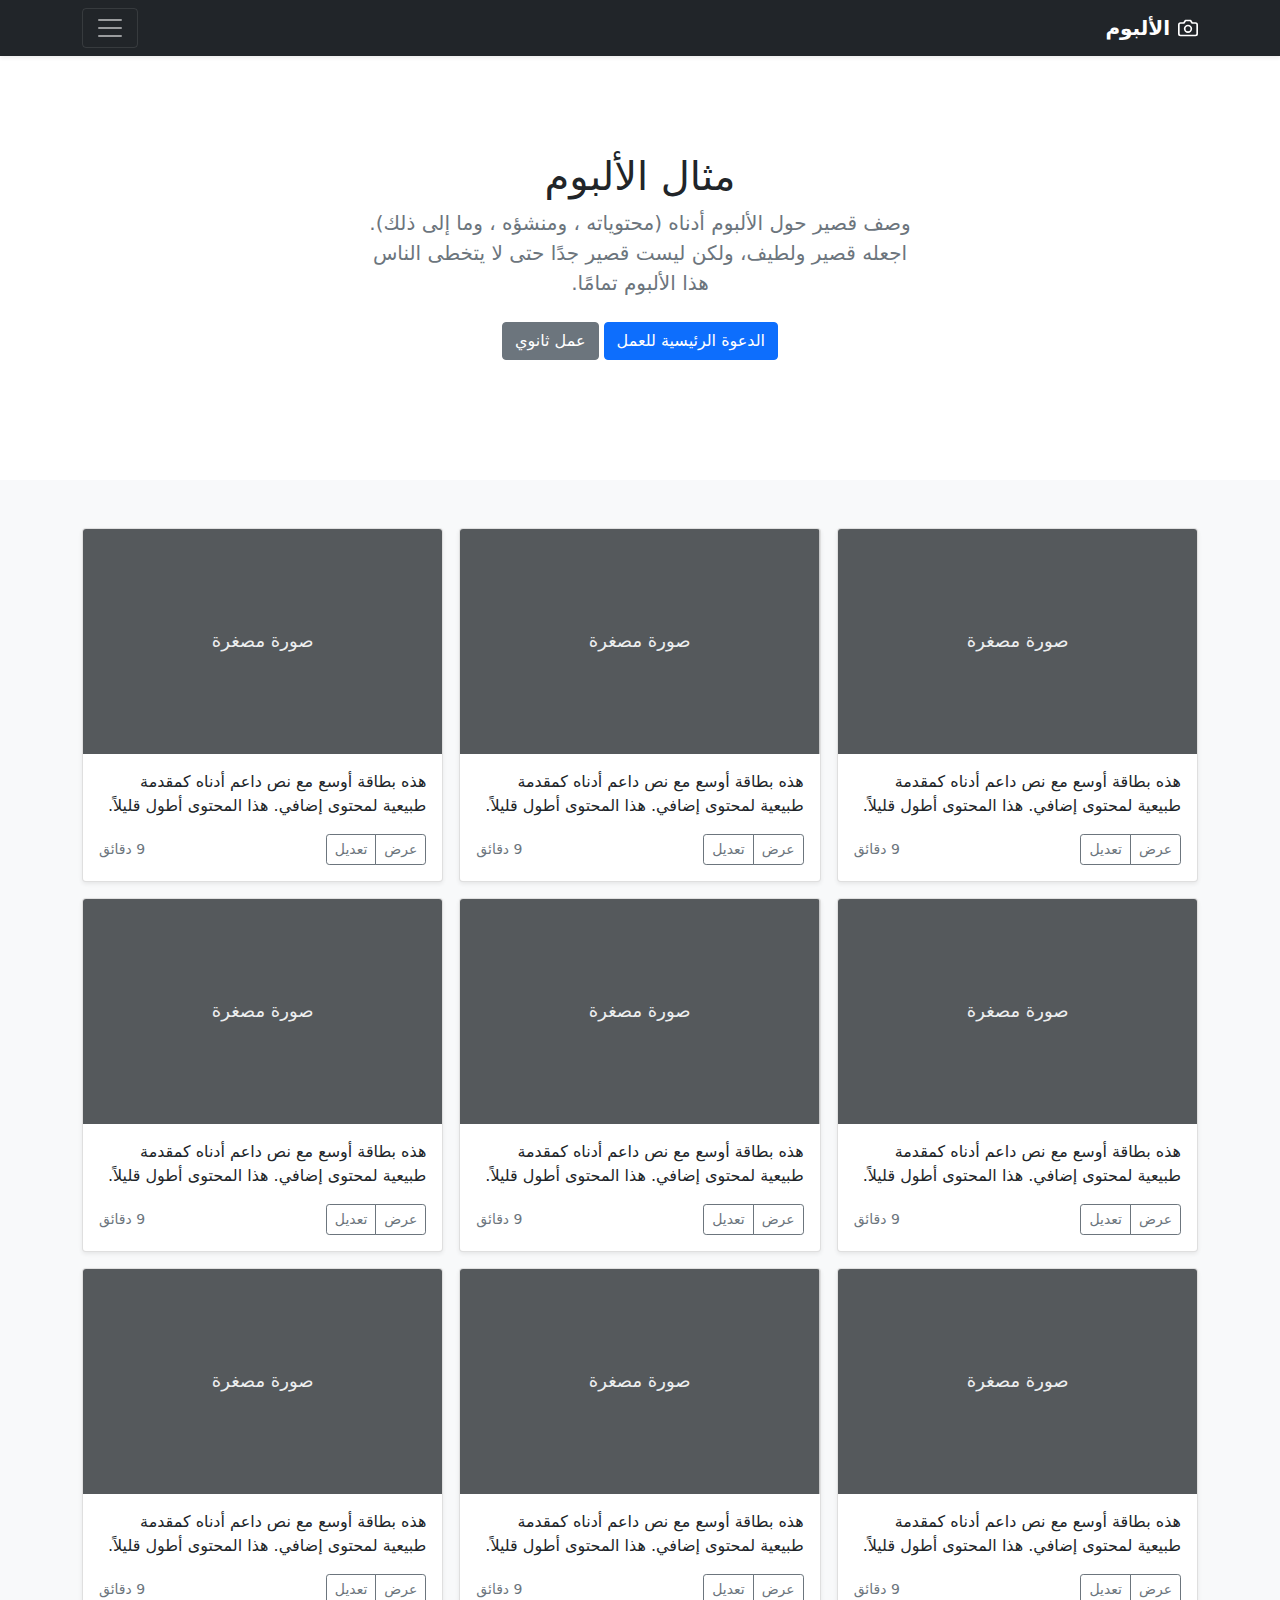
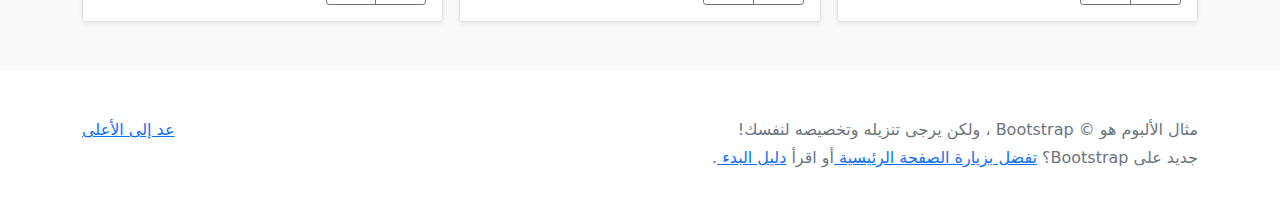
<file: bootstrap-5.1.3-examples/album-rtl/index.html>
<!doctype html>
<html lang="ar" dir="rtl">
  <head>
    <meta charset="utf-8">
    <meta name="viewport" content="width=device-width, initial-scale=1">
    <meta name="description" content="">
    <meta name="author" content="Mark Otto, Jacob Thornton, and Bootstrap contributors">
    <meta name="generator" content="Hugo 0.88.1">
    <title>مثال الألبوم · Bootstrap v5.1</title>

    <link rel="canonical" href="https://getbootstrap.com/docs/5.1/examples/album-rtl/">

    

    <!-- Bootstrap core CSS -->
<link href="../assets/dist/css/bootstrap.rtl.min.css" rel="stylesheet">

    <style>
      .bd-placeholder-img {
        font-size: 1.125rem;
        text-anchor: middle;
        -webkit-user-select: none;
        -moz-user-select: none;
        user-select: none;
      }

      @media (min-width: 768px) {
        .bd-placeholder-img-lg {
          font-size: 3.5rem;
        }
      }
    </style>

    
  </head>
  <body>
    
<header>
  <div class="collapse bg-dark" id="navbarHeader">
    <div class="container">
      <div class="row">
        <div class="col-sm-8 col-md-7 py-4">
          <h4 class="text-white">حول</h4>
          <p class="text-muted">أضف بعض المعلومات حول الألبوم، المؤلف، أو أي سياق خلفية آخر. اجعلها بضع جمل حتى يتمكن الزوار من التقاط بعض التلميحات المفيدة. ثم اربطها ببعض مواقع التواصل الاجتماعي أو معلومات الاتصال.</p>
        </div>
        <div class="col-sm-4 offset-md-1 py-4">
          <h4 class="text-white">تواصل معي</h4>
          <ul class="list-unstyled">
            <li><a href="#" class="text-white">تابعني على تويتر</a></li>
            <li><a href="#" class="text-white">شاركني الإعجاب في فيسبوك</a></li>
            <li><a href="#" class="text-white">راسلني على البريد الإلكتروني</a></li>
          </ul>
        </div>
      </div>
    </div>
  </div>
  <div class="navbar navbar-dark bg-dark shadow-sm">
    <div class="container">
      <a href="#" class="navbar-brand d-flex align-items-center">
        <svg xmlns="http://www.w3.org/2000/svg" width="20" height="20" fill="none" stroke="currentColor" stroke-linecap="round" stroke-linejoin="round" stroke-width="2" aria-hidden="true" class="me-2" viewBox="0 0 24 24"><path d="M23 19a2 2 0 0 1-2 2H3a2 2 0 0 1-2-2V8a2 2 0 0 1 2-2h4l2-3h6l2 3h4a2 2 0 0 1 2 2z"/><circle cx="12" cy="13" r="4"/></svg>
        <strong>الألبوم</strong>
      </a>
      <button class="navbar-toggler" type="button" data-bs-toggle="collapse" data-bs-target="#navbarHeader" aria-controls="navbarHeader" aria-expanded="false" aria-label="تبديل التنقل">
        <span class="navbar-toggler-icon"></span>
      </button>
    </div>
  </div>
</header>

<main>

  <section class="py-5 text-center container">
    <div class="row py-lg-5">
      <div class="col-lg-6 col-md-8 mx-auto">
        <h1 class="fw-light">مثال الألبوم</h1>
        <p class="lead text-muted">وصف قصير حول الألبوم أدناه (محتوياته ، ومنشؤه ، وما إلى ذلك). اجعله قصير ولطيف، ولكن ليست قصير جدًا حتى لا يتخطى الناس هذا الألبوم تمامًا.</p>
        <p>
          <a href="#" class="btn btn-primary my-2">الدعوة الرئيسية للعمل</a>
          <a href="#" class="btn btn-secondary my-2">عمل ثانوي</a>
        </p>
      </div>
    </div>
  </section>

  <div class="album py-5 bg-light">
    <div class="container">

      <div class="row row-cols-1 row-cols-sm-2 row-cols-md-3 g-3">
        <div class="col">
          <div class="card shadow-sm">
            <svg class="bd-placeholder-img card-img-top" width="100%" height="225" xmlns="http://www.w3.org/2000/svg" role="img" aria-label="Placeholder: صورة مصغرة" preserveAspectRatio="xMidYMid slice" focusable="false"><title>Placeholder</title><rect width="100%" height="100%" fill="#55595c"/><text x="50%" y="50%" fill="#eceeef" dy=".3em">صورة مصغرة</text></svg>

            <div class="card-body">
              <p class="card-text">هذه بطاقة أوسع مع نص داعم أدناه كمقدمة طبيعية لمحتوى إضافي. هذا المحتوى أطول قليلاً.</p>
              <div class="d-flex justify-content-between align-items-center">
                <div class="btn-group">
                  <button type="button" class="btn btn-sm btn-outline-secondary">عرض</button>
                  <button type="button" class="btn btn-sm btn-outline-secondary">تعديل</button>
                </div>
                <small class="text-muted">9 دقائق</small>
              </div>
            </div>
          </div>
        </div>
        <div class="col">
          <div class="card shadow-sm">
            <svg class="bd-placeholder-img card-img-top" width="100%" height="225" xmlns="http://www.w3.org/2000/svg" role="img" aria-label="Placeholder: صورة مصغرة" preserveAspectRatio="xMidYMid slice" focusable="false"><title>Placeholder</title><rect width="100%" height="100%" fill="#55595c"/><text x="50%" y="50%" fill="#eceeef" dy=".3em">صورة مصغرة</text></svg>

            <div class="card-body">
              <p class="card-text">هذه بطاقة أوسع مع نص داعم أدناه كمقدمة طبيعية لمحتوى إضافي. هذا المحتوى أطول قليلاً.</p>
              <div class="d-flex justify-content-between align-items-center">
                <div class="btn-group">
                  <button type="button" class="btn btn-sm btn-outline-secondary">عرض</button>
                  <button type="button" class="btn btn-sm btn-outline-secondary">تعديل</button>
                </div>
                <small class="text-muted">9 دقائق</small>
              </div>
            </div>
          </div>
        </div>
        <div class="col">
          <div class="card shadow-sm">
            <svg class="bd-placeholder-img card-img-top" width="100%" height="225" xmlns="http://www.w3.org/2000/svg" role="img" aria-label="Placeholder: صورة مصغرة" preserveAspectRatio="xMidYMid slice" focusable="false"><title>Placeholder</title><rect width="100%" height="100%" fill="#55595c"/><text x="50%" y="50%" fill="#eceeef" dy=".3em">صورة مصغرة</text></svg>

            <div class="card-body">
              <p class="card-text">هذه بطاقة أوسع مع نص داعم أدناه كمقدمة طبيعية لمحتوى إضافي. هذا المحتوى أطول قليلاً.</p>
              <div class="d-flex justify-content-between align-items-center">
                <div class="btn-group">
                  <button type="button" class="btn btn-sm btn-outline-secondary">عرض</button>
                  <button type="button" class="btn btn-sm btn-outline-secondary">تعديل</button>
                </div>
                <small class="text-muted">9 دقائق</small>
              </div>
            </div>
          </div>
        </div>

        <div class="col">
          <div class="card shadow-sm">
            <svg class="bd-placeholder-img card-img-top" width="100%" height="225" xmlns="http://www.w3.org/2000/svg" role="img" aria-label="Placeholder: صورة مصغرة" preserveAspectRatio="xMidYMid slice" focusable="false"><title>Placeholder</title><rect width="100%" height="100%" fill="#55595c"/><text x="50%" y="50%" fill="#eceeef" dy=".3em">صورة مصغرة</text></svg>

            <div class="card-body">
              <p class="card-text">هذه بطاقة أوسع مع نص داعم أدناه كمقدمة طبيعية لمحتوى إضافي. هذا المحتوى أطول قليلاً.</p>
              <div class="d-flex justify-content-between align-items-center">
                <div class="btn-group">
                  <button type="button" class="btn btn-sm btn-outline-secondary">عرض</button>
                  <button type="button" class="btn btn-sm btn-outline-secondary">تعديل</button>
                </div>
                <small class="text-muted">9 دقائق</small>
              </div>
            </div>
          </div>
        </div>
        <div class="col">
          <div class="card shadow-sm">
            <svg class="bd-placeholder-img card-img-top" width="100%" height="225" xmlns="http://www.w3.org/2000/svg" role="img" aria-label="Placeholder: صورة مصغرة" preserveAspectRatio="xMidYMid slice" focusable="false"><title>Placeholder</title><rect width="100%" height="100%" fill="#55595c"/><text x="50%" y="50%" fill="#eceeef" dy=".3em">صورة مصغرة</text></svg>

            <div class="card-body">
              <p class="card-text">هذه بطاقة أوسع مع نص داعم أدناه كمقدمة طبيعية لمحتوى إضافي. هذا المحتوى أطول قليلاً.</p>
              <div class="d-flex justify-content-between align-items-center">
                <div class="btn-group">
                  <button type="button" class="btn btn-sm btn-outline-secondary">عرض</button>
                  <button type="button" class="btn btn-sm btn-outline-secondary">تعديل</button>
                </div>
                <small class="text-muted">9 دقائق</small>
              </div>
            </div>
          </div>
        </div>
        <div class="col">
          <div class="card shadow-sm">
            <svg class="bd-placeholder-img card-img-top" width="100%" height="225" xmlns="http://www.w3.org/2000/svg" role="img" aria-label="Placeholder: صورة مصغرة" preserveAspectRatio="xMidYMid slice" focusable="false"><title>Placeholder</title><rect width="100%" height="100%" fill="#55595c"/><text x="50%" y="50%" fill="#eceeef" dy=".3em">صورة مصغرة</text></svg>

            <div class="card-body">
              <p class="card-text">هذه بطاقة أوسع مع نص داعم أدناه كمقدمة طبيعية لمحتوى إضافي. هذا المحتوى أطول قليلاً.</p>
              <div class="d-flex justify-content-between align-items-center">
                <div class="btn-group">
                  <button type="button" class="btn btn-sm btn-outline-secondary">عرض</button>
                  <button type="button" class="btn btn-sm btn-outline-secondary">تعديل</button>
                </div>
                <small class="text-muted">9 دقائق</small>
              </div>
            </div>
          </div>
        </div>

        <div class="col">
          <div class="card shadow-sm">
            <svg class="bd-placeholder-img card-img-top" width="100%" height="225" xmlns="http://www.w3.org/2000/svg" role="img" aria-label="Placeholder: صورة مصغرة" preserveAspectRatio="xMidYMid slice" focusable="false"><title>Placeholder</title><rect width="100%" height="100%" fill="#55595c"/><text x="50%" y="50%" fill="#eceeef" dy=".3em">صورة مصغرة</text></svg>

            <div class="card-body">
              <p class="card-text">هذه بطاقة أوسع مع نص داعم أدناه كمقدمة طبيعية لمحتوى إضافي. هذا المحتوى أطول قليلاً.</p>
              <div class="d-flex justify-content-between align-items-center">
                <div class="btn-group">
                  <button type="button" class="btn btn-sm btn-outline-secondary">عرض</button>
                  <button type="button" class="btn btn-sm btn-outline-secondary">تعديل</button>
                </div>
                <small class="text-muted">9 دقائق</small>
              </div>
            </div>
          </div>
        </div>
        <div class="col">
          <div class="card shadow-sm">
            <svg class="bd-placeholder-img card-img-top" width="100%" height="225" xmlns="http://www.w3.org/2000/svg" role="img" aria-label="Placeholder: صورة مصغرة" preserveAspectRatio="xMidYMid slice" focusable="false"><title>Placeholder</title><rect width="100%" height="100%" fill="#55595c"/><text x="50%" y="50%" fill="#eceeef" dy=".3em">صورة مصغرة</text></svg>

            <div class="card-body">
              <p class="card-text">هذه بطاقة أوسع مع نص داعم أدناه كمقدمة طبيعية لمحتوى إضافي. هذا المحتوى أطول قليلاً.</p>
              <div class="d-flex justify-content-between align-items-center">
                <div class="btn-group">
                  <button type="button" class="btn btn-sm btn-outline-secondary">عرض</button>
                  <button type="button" class="btn btn-sm btn-outline-secondary">تعديل</button>
                </div>
                <small class="text-muted">9 دقائق</small>
              </div>
            </div>
          </div>
        </div>
        <div class="col">
          <div class="card shadow-sm">
            <svg class="bd-placeholder-img card-img-top" width="100%" height="225" xmlns="http://www.w3.org/2000/svg" role="img" aria-label="Placeholder: صورة مصغرة" preserveAspectRatio="xMidYMid slice" focusable="false"><title>Placeholder</title><rect width="100%" height="100%" fill="#55595c"/><text x="50%" y="50%" fill="#eceeef" dy=".3em">صورة مصغرة</text></svg>

            <div class="card-body">
              <p class="card-text">هذه بطاقة أوسع مع نص داعم أدناه كمقدمة طبيعية لمحتوى إضافي. هذا المحتوى أطول قليلاً.</p>
              <div class="d-flex justify-content-between align-items-center">
                <div class="btn-group">
                  <button type="button" class="btn btn-sm btn-outline-secondary">عرض</button>
                  <button type="button" class="btn btn-sm btn-outline-secondary">تعديل</button>
                </div>
                <small class="text-muted">9 دقائق</small>
              </div>
            </div>
          </div>
        </div>
      </div>
    </div>
  </div>

</main>

<footer class="text-muted py-5">
  <div class="container">
    <p class="float-end mb-1">
      <a href="#">عد إلى الأعلى</a>
    </p>
    <p class="mb-1">مثال الألبوم هو © Bootstrap ، ولكن يرجى تنزيله وتخصيصه لنفسك!</p>
    <p class="mb-0">جديد على Bootstrap؟ <a href="/"> تفضل بزيارة الصفحة الرئيسية </a> أو اقرأ <a href="../getting-started/introduction/ "> دليل البدء </a>.</p>
  </div>
</footer>


    <script src="../assets/dist/js/bootstrap.bundle.min.js"></script>

      
  </body>
</html>
</file>
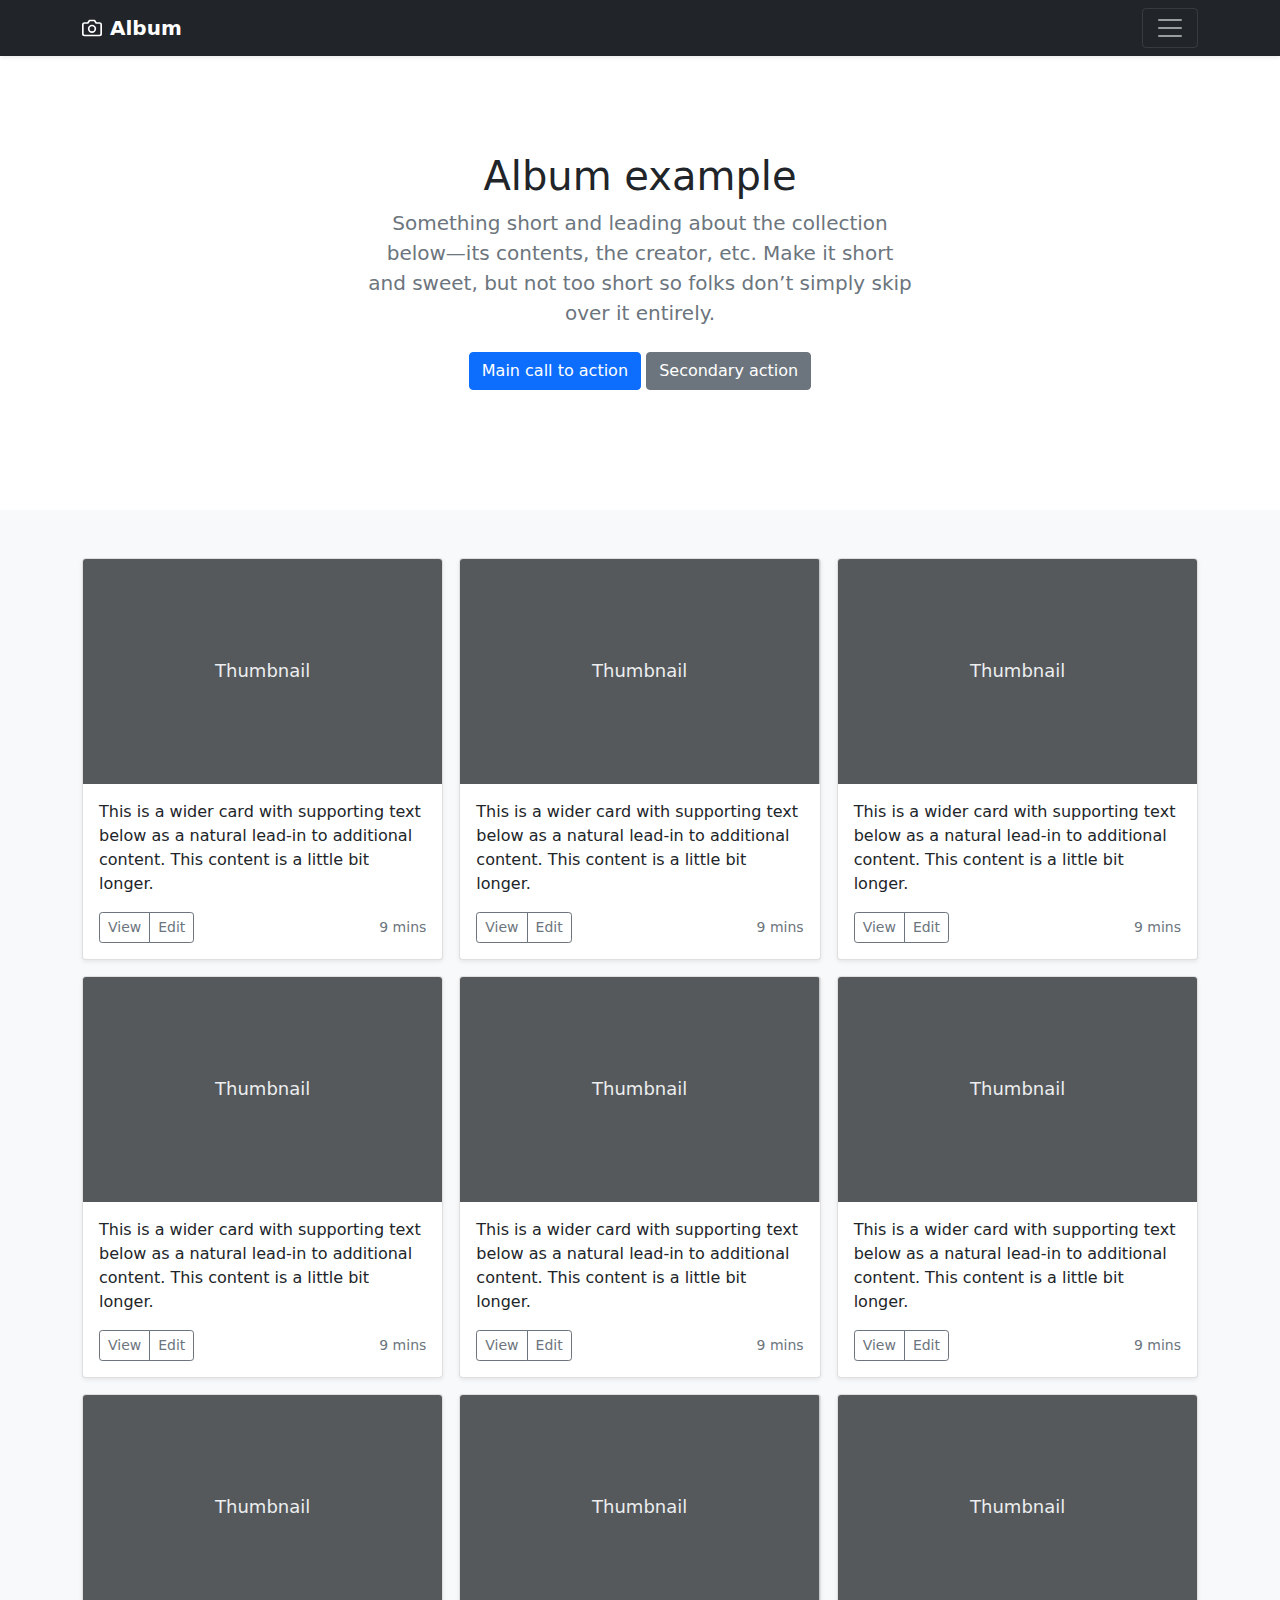
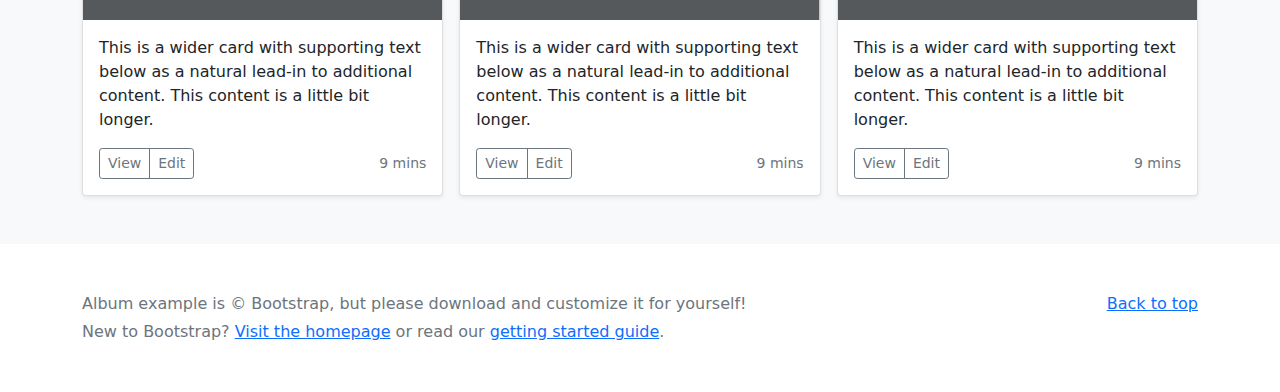
<file: bootstrap-5.1.3-examples/album/index.html>
<!doctype html>
<html lang="en">
  <head>
    <meta charset="utf-8">
    <meta name="viewport" content="width=device-width, initial-scale=1">
    <meta name="description" content="">
    <meta name="author" content="Mark Otto, Jacob Thornton, and Bootstrap contributors">
    <meta name="generator" content="Hugo 0.88.1">
    <title>Album example · Bootstrap v5.1</title>

    <link rel="canonical" href="https://getbootstrap.com/docs/5.1/examples/album/">

    

    <!-- Bootstrap core CSS -->
<link href="../assets/dist/css/bootstrap.min.css" rel="stylesheet">

    <style>
      .bd-placeholder-img {
        font-size: 1.125rem;
        text-anchor: middle;
        -webkit-user-select: none;
        -moz-user-select: none;
        user-select: none;
      }

      @media (min-width: 768px) {
        .bd-placeholder-img-lg {
          font-size: 3.5rem;
        }
      }
    </style>

    
  </head>
  <body>
    
<header>
  <div class="collapse bg-dark" id="navbarHeader">
    <div class="container">
      <div class="row">
        <div class="col-sm-8 col-md-7 py-4">
          <h4 class="text-white">About</h4>
          <p class="text-muted">Add some information about the album below, the author, or any other background context. Make it a few sentences long so folks can pick up some informative tidbits. Then, link them off to some social networking sites or contact information.</p>
        </div>
        <div class="col-sm-4 offset-md-1 py-4">
          <h4 class="text-white">Contact</h4>
          <ul class="list-unstyled">
            <li><a href="#" class="text-white">Follow on Twitter</a></li>
            <li><a href="#" class="text-white">Like on Facebook</a></li>
            <li><a href="#" class="text-white">Email me</a></li>
          </ul>
        </div>
      </div>
    </div>
  </div>
  <div class="navbar navbar-dark bg-dark shadow-sm">
    <div class="container">
      <a href="#" class="navbar-brand d-flex align-items-center">
        <svg xmlns="http://www.w3.org/2000/svg" width="20" height="20" fill="none" stroke="currentColor" stroke-linecap="round" stroke-linejoin="round" stroke-width="2" aria-hidden="true" class="me-2" viewBox="0 0 24 24"><path d="M23 19a2 2 0 0 1-2 2H3a2 2 0 0 1-2-2V8a2 2 0 0 1 2-2h4l2-3h6l2 3h4a2 2 0 0 1 2 2z"/><circle cx="12" cy="13" r="4"/></svg>
        <strong>Album</strong>
      </a>
      <button class="navbar-toggler" type="button" data-bs-toggle="collapse" data-bs-target="#navbarHeader" aria-controls="navbarHeader" aria-expanded="false" aria-label="Toggle navigation">
        <span class="navbar-toggler-icon"></span>
      </button>
    </div>
  </div>
</header>

<main>

  <section class="py-5 text-center container">
    <div class="row py-lg-5">
      <div class="col-lg-6 col-md-8 mx-auto">
        <h1 class="fw-light">Album example</h1>
        <p class="lead text-muted">Something short and leading about the collection below—its contents, the creator, etc. Make it short and sweet, but not too short so folks don’t simply skip over it entirely.</p>
        <p>
          <a href="#" class="btn btn-primary my-2">Main call to action</a>
          <a href="#" class="btn btn-secondary my-2">Secondary action</a>
        </p>
      </div>
    </div>
  </section>

  <div class="album py-5 bg-light">
    <div class="container">

      <div class="row row-cols-1 row-cols-sm-2 row-cols-md-3 g-3">
        <div class="col">
          <div class="card shadow-sm">
            <svg class="bd-placeholder-img card-img-top" width="100%" height="225" xmlns="http://www.w3.org/2000/svg" role="img" aria-label="Placeholder: Thumbnail" preserveAspectRatio="xMidYMid slice" focusable="false"><title>Placeholder</title><rect width="100%" height="100%" fill="#55595c"/><text x="50%" y="50%" fill="#eceeef" dy=".3em">Thumbnail</text></svg>

            <div class="card-body">
              <p class="card-text">This is a wider card with supporting text below as a natural lead-in to additional content. This content is a little bit longer.</p>
              <div class="d-flex justify-content-between align-items-center">
                <div class="btn-group">
                  <button type="button" class="btn btn-sm btn-outline-secondary">View</button>
                  <button type="button" class="btn btn-sm btn-outline-secondary">Edit</button>
                </div>
                <small class="text-muted">9 mins</small>
              </div>
            </div>
          </div>
        </div>
        <div class="col">
          <div class="card shadow-sm">
            <svg class="bd-placeholder-img card-img-top" width="100%" height="225" xmlns="http://www.w3.org/2000/svg" role="img" aria-label="Placeholder: Thumbnail" preserveAspectRatio="xMidYMid slice" focusable="false"><title>Placeholder</title><rect width="100%" height="100%" fill="#55595c"/><text x="50%" y="50%" fill="#eceeef" dy=".3em">Thumbnail</text></svg>

            <div class="card-body">
              <p class="card-text">This is a wider card with supporting text below as a natural lead-in to additional content. This content is a little bit longer.</p>
              <div class="d-flex justify-content-between align-items-center">
                <div class="btn-group">
                  <button type="button" class="btn btn-sm btn-outline-secondary">View</button>
                  <button type="button" class="btn btn-sm btn-outline-secondary">Edit</button>
                </div>
                <small class="text-muted">9 mins</small>
              </div>
            </div>
          </div>
        </div>
        <div class="col">
          <div class="card shadow-sm">
            <svg class="bd-placeholder-img card-img-top" width="100%" height="225" xmlns="http://www.w3.org/2000/svg" role="img" aria-label="Placeholder: Thumbnail" preserveAspectRatio="xMidYMid slice" focusable="false"><title>Placeholder</title><rect width="100%" height="100%" fill="#55595c"/><text x="50%" y="50%" fill="#eceeef" dy=".3em">Thumbnail</text></svg>

            <div class="card-body">
              <p class="card-text">This is a wider card with supporting text below as a natural lead-in to additional content. This content is a little bit longer.</p>
              <div class="d-flex justify-content-between align-items-center">
                <div class="btn-group">
                  <button type="button" class="btn btn-sm btn-outline-secondary">View</button>
                  <button type="button" class="btn btn-sm btn-outline-secondary">Edit</button>
                </div>
                <small class="text-muted">9 mins</small>
              </div>
            </div>
          </div>
        </div>

        <div class="col">
          <div class="card shadow-sm">
            <svg class="bd-placeholder-img card-img-top" width="100%" height="225" xmlns="http://www.w3.org/2000/svg" role="img" aria-label="Placeholder: Thumbnail" preserveAspectRatio="xMidYMid slice" focusable="false"><title>Placeholder</title><rect width="100%" height="100%" fill="#55595c"/><text x="50%" y="50%" fill="#eceeef" dy=".3em">Thumbnail</text></svg>

            <div class="card-body">
              <p class="card-text">This is a wider card with supporting text below as a natural lead-in to additional content. This content is a little bit longer.</p>
              <div class="d-flex justify-content-between align-items-center">
                <div class="btn-group">
                  <button type="button" class="btn btn-sm btn-outline-secondary">View</button>
                  <button type="button" class="btn btn-sm btn-outline-secondary">Edit</button>
                </div>
                <small class="text-muted">9 mins</small>
              </div>
            </div>
          </div>
        </div>
        <div class="col">
          <div class="card shadow-sm">
            <svg class="bd-placeholder-img card-img-top" width="100%" height="225" xmlns="http://www.w3.org/2000/svg" role="img" aria-label="Placeholder: Thumbnail" preserveAspectRatio="xMidYMid slice" focusable="false"><title>Placeholder</title><rect width="100%" height="100%" fill="#55595c"/><text x="50%" y="50%" fill="#eceeef" dy=".3em">Thumbnail</text></svg>

            <div class="card-body">
              <p class="card-text">This is a wider card with supporting text below as a natural lead-in to additional content. This content is a little bit longer.</p>
              <div class="d-flex justify-content-between align-items-center">
                <div class="btn-group">
                  <button type="button" class="btn btn-sm btn-outline-secondary">View</button>
                  <button type="button" class="btn btn-sm btn-outline-secondary">Edit</button>
                </div>
                <small class="text-muted">9 mins</small>
              </div>
            </div>
          </div>
        </div>
        <div class="col">
          <div class="card shadow-sm">
            <svg class="bd-placeholder-img card-img-top" width="100%" height="225" xmlns="http://www.w3.org/2000/svg" role="img" aria-label="Placeholder: Thumbnail" preserveAspectRatio="xMidYMid slice" focusable="false"><title>Placeholder</title><rect width="100%" height="100%" fill="#55595c"/><text x="50%" y="50%" fill="#eceeef" dy=".3em">Thumbnail</text></svg>

            <div class="card-body">
              <p class="card-text">This is a wider card with supporting text below as a natural lead-in to additional content. This content is a little bit longer.</p>
              <div class="d-flex justify-content-between align-items-center">
                <div class="btn-group">
                  <button type="button" class="btn btn-sm btn-outline-secondary">View</button>
                  <button type="button" class="btn btn-sm btn-outline-secondary">Edit</button>
                </div>
                <small class="text-muted">9 mins</small>
              </div>
            </div>
          </div>
        </div>

        <div class="col">
          <div class="card shadow-sm">
            <svg class="bd-placeholder-img card-img-top" width="100%" height="225" xmlns="http://www.w3.org/2000/svg" role="img" aria-label="Placeholder: Thumbnail" preserveAspectRatio="xMidYMid slice" focusable="false"><title>Placeholder</title><rect width="100%" height="100%" fill="#55595c"/><text x="50%" y="50%" fill="#eceeef" dy=".3em">Thumbnail</text></svg>

            <div class="card-body">
              <p class="card-text">This is a wider card with supporting text below as a natural lead-in to additional content. This content is a little bit longer.</p>
              <div class="d-flex justify-content-between align-items-center">
                <div class="btn-group">
                  <button type="button" class="btn btn-sm btn-outline-secondary">View</button>
                  <button type="button" class="btn btn-sm btn-outline-secondary">Edit</button>
                </div>
                <small class="text-muted">9 mins</small>
              </div>
            </div>
          </div>
        </div>
        <div class="col">
          <div class="card shadow-sm">
            <svg class="bd-placeholder-img card-img-top" width="100%" height="225" xmlns="http://www.w3.org/2000/svg" role="img" aria-label="Placeholder: Thumbnail" preserveAspectRatio="xMidYMid slice" focusable="false"><title>Placeholder</title><rect width="100%" height="100%" fill="#55595c"/><text x="50%" y="50%" fill="#eceeef" dy=".3em">Thumbnail</text></svg>

            <div class="card-body">
              <p class="card-text">This is a wider card with supporting text below as a natural lead-in to additional content. This content is a little bit longer.</p>
              <div class="d-flex justify-content-between align-items-center">
                <div class="btn-group">
                  <button type="button" class="btn btn-sm btn-outline-secondary">View</button>
                  <button type="button" class="btn btn-sm btn-outline-secondary">Edit</button>
                </div>
                <small class="text-muted">9 mins</small>
              </div>
            </div>
          </div>
        </div>
        <div class="col">
          <div class="card shadow-sm">
            <svg class="bd-placeholder-img card-img-top" width="100%" height="225" xmlns="http://www.w3.org/2000/svg" role="img" aria-label="Placeholder: Thumbnail" preserveAspectRatio="xMidYMid slice" focusable="false"><title>Placeholder</title><rect width="100%" height="100%" fill="#55595c"/><text x="50%" y="50%" fill="#eceeef" dy=".3em">Thumbnail</text></svg>

            <div class="card-body">
              <p class="card-text">This is a wider card with supporting text below as a natural lead-in to additional content. This content is a little bit longer.</p>
              <div class="d-flex justify-content-between align-items-center">
                <div class="btn-group">
                  <button type="button" class="btn btn-sm btn-outline-secondary">View</button>
                  <button type="button" class="btn btn-sm btn-outline-secondary">Edit</button>
                </div>
                <small class="text-muted">9 mins</small>
              </div>
            </div>
          </div>
        </div>
      </div>
    </div>
  </div>

</main>

<footer class="text-muted py-5">
  <div class="container">
    <p class="float-end mb-1">
      <a href="#">Back to top</a>
    </p>
    <p class="mb-1">Album example is &copy; Bootstrap, but please download and customize it for yourself!</p>
    <p class="mb-0">New to Bootstrap? <a href="/">Visit the homepage</a> or read our <a href="../getting-started/introduction/">getting started guide</a>.</p>
  </div>
</footer>


    <script src="../assets/dist/js/bootstrap.bundle.min.js"></script>

      
  </body>
</html>
</file>
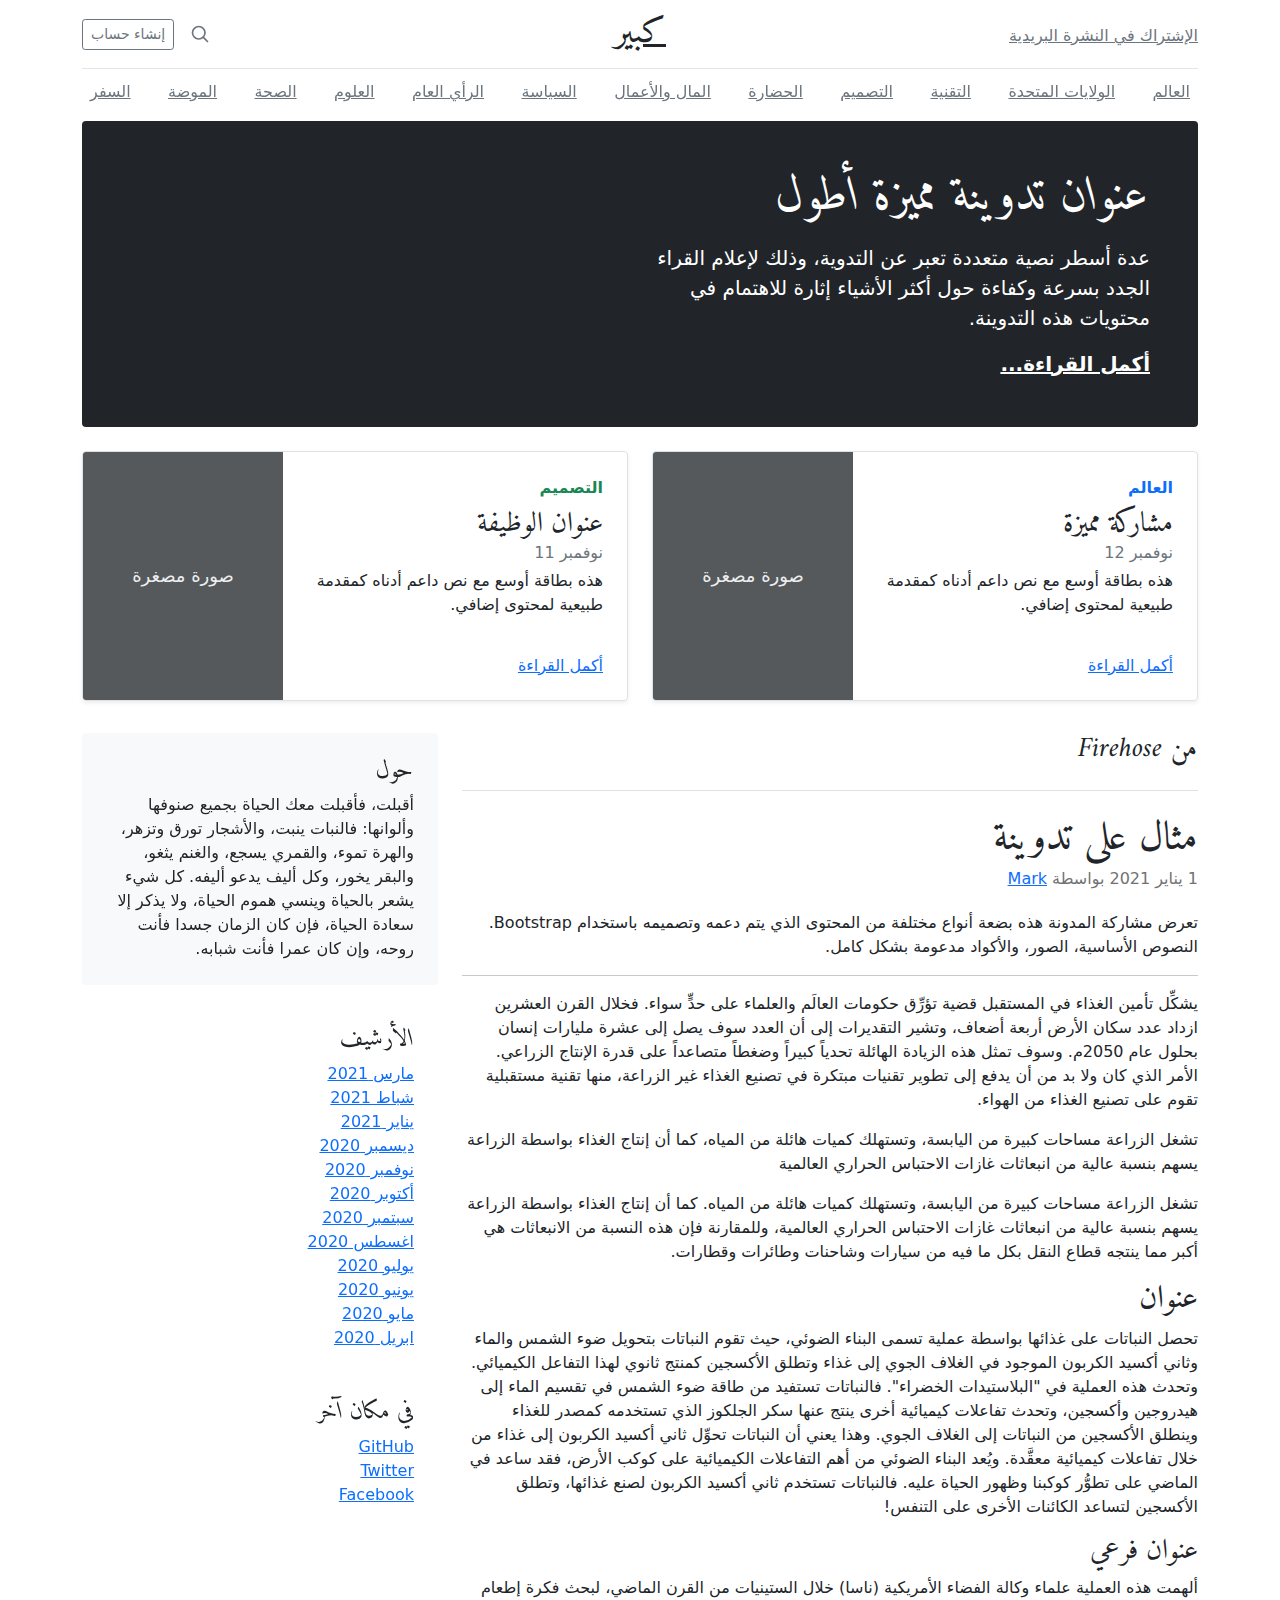
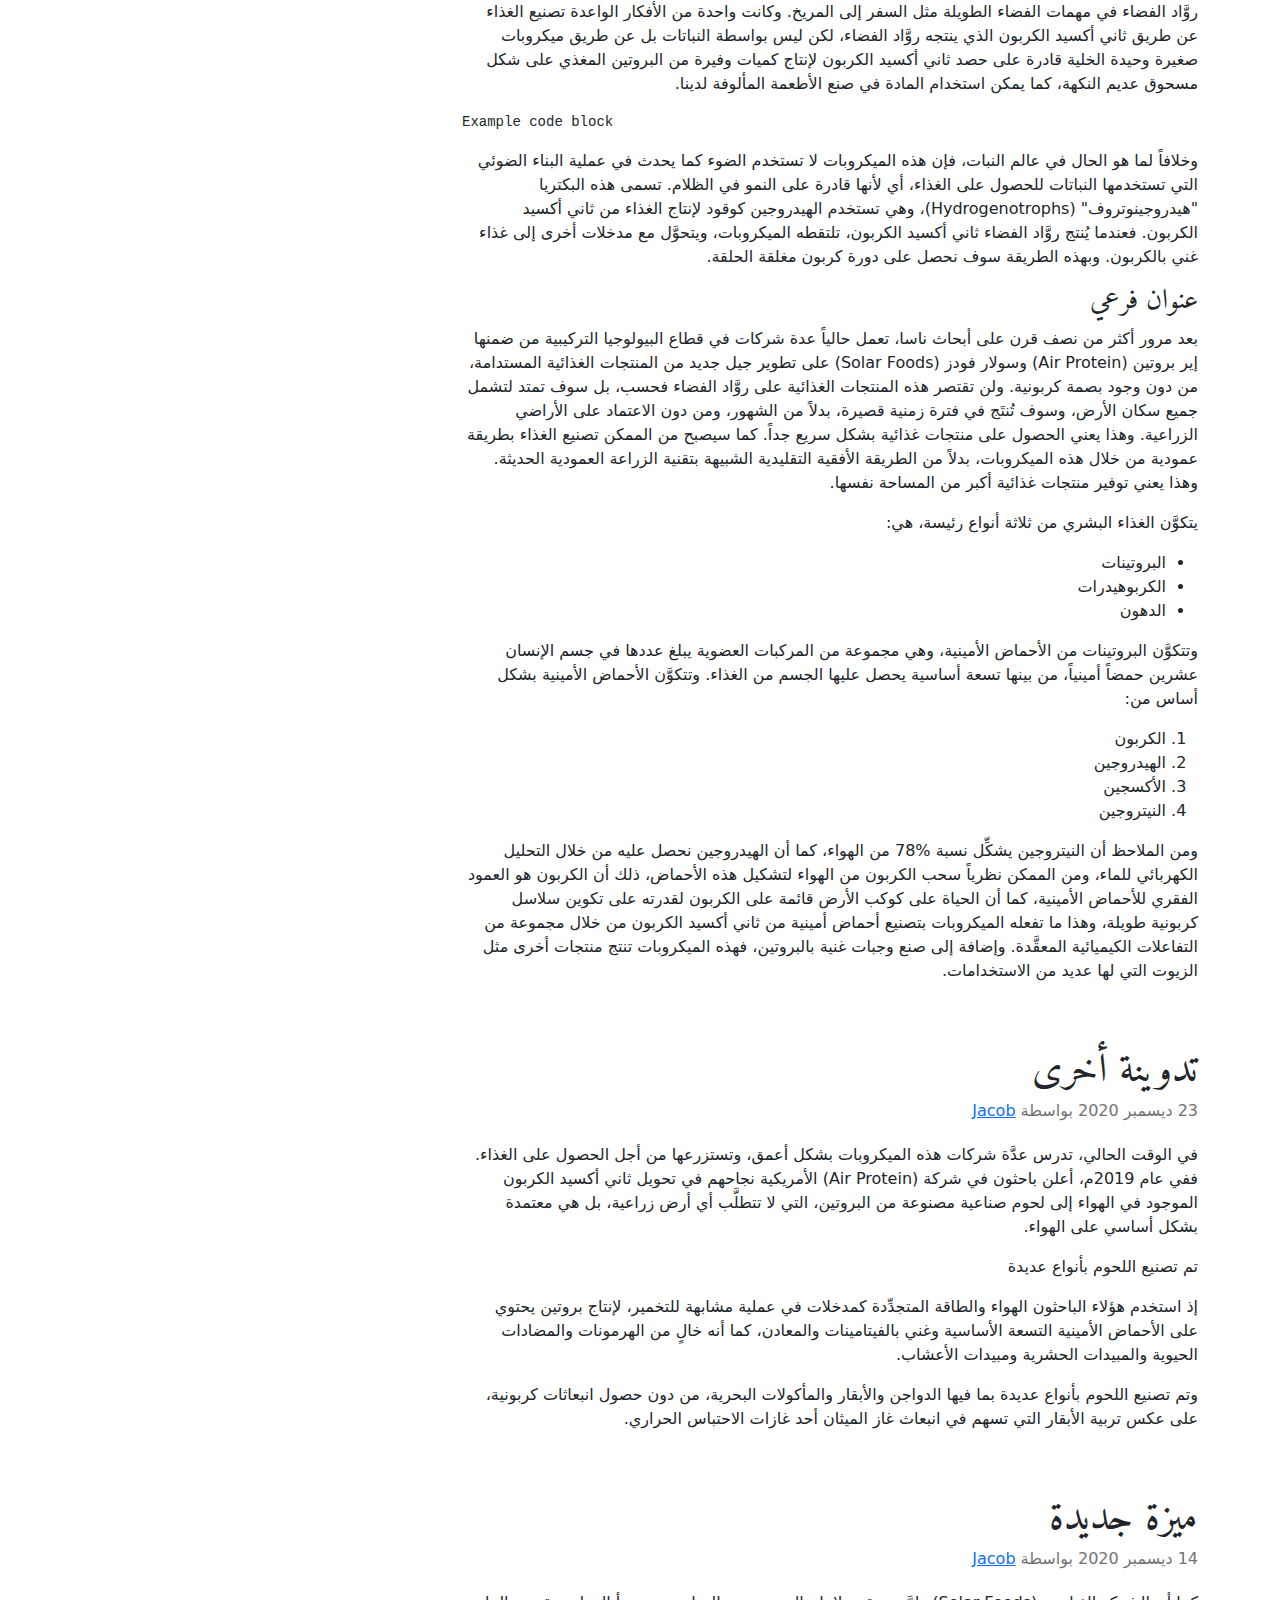
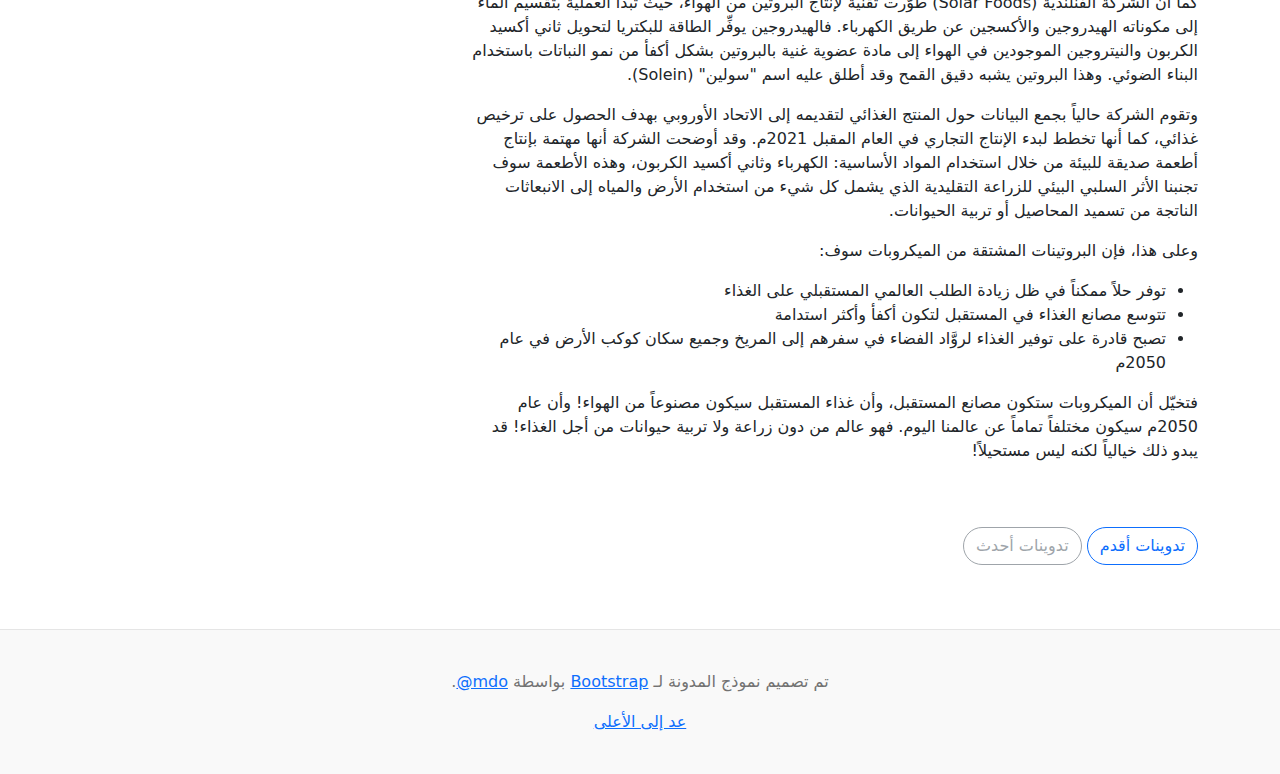
<file: bootstrap-5.1.3-examples/blog-rtl/index.html>
<!doctype html>
<html lang="ar" dir="rtl">
  <head>
    <meta charset="utf-8">
    <meta name="viewport" content="width=device-width, initial-scale=1">
    <meta name="description" content="">
    <meta name="author" content="Mark Otto, Jacob Thornton, and Bootstrap contributors">
    <meta name="generator" content="Hugo 0.88.1">
    <title>قالب المدونة · Bootstrap v5.1</title>

    <link rel="canonical" href="https://getbootstrap.com/docs/5.1/examples/blog-rtl/">

    

    <!-- Bootstrap core CSS -->
<link href="../assets/dist/css/bootstrap.rtl.min.css" rel="stylesheet">

    <style>
      .bd-placeholder-img {
        font-size: 1.125rem;
        text-anchor: middle;
        -webkit-user-select: none;
        -moz-user-select: none;
        user-select: none;
      }

      @media (min-width: 768px) {
        .bd-placeholder-img-lg {
          font-size: 3.5rem;
        }
      }
    </style>

    
    <!-- Custom styles for this template -->
    <link href="https://fonts.googleapis.com/css?family=Amiri:wght@400;700&amp;display=swap" rel="stylesheet">
    <!-- Custom styles for this template -->
    <link href="../blog/blog.rtl.css" rel="stylesheet">
  </head>
  <body>
    
<div class="container">
  <header class="blog-header py-3">
    <div class="row flex-nowrap justify-content-between align-items-center">
      <div class="col-4 pt-1">
        <a class="link-secondary" href="#">الإشتراك في النشرة البريدية</a>
      </div>
      <div class="col-4 text-center">
        <a class="blog-header-logo text-dark" href="#">كبير</a>
      </div>
      <div class="col-4 d-flex justify-content-end align-items-center">
        <a class="link-secondary" href="#" aria-label="بحث">
          <svg xmlns="http://www.w3.org/2000/svg" width="20" height="20" fill="none" stroke="currentColor" stroke-linecap="round" stroke-linejoin="round" stroke-width="2" class="mx-3" role="img" viewBox="0 0 24 24"><title>بحث</title><circle cx="10.5" cy="10.5" r="7.5"/><path d="M21 21l-5.2-5.2"/></svg>
        </a>
        <a class="btn btn-sm btn-outline-secondary" href="#">إنشاء حساب</a>
      </div>
    </div>
  </header>

  <div class="nav-scroller py-1 mb-2">
    <nav class="nav d-flex justify-content-between">
      <a class="p-2 link-secondary" href="#">العالم</a>
      <a class="p-2 link-secondary" href="#">الولايات المتحدة</a>
      <a class="p-2 link-secondary" href="#">التقنية</a>
      <a class="p-2 link-secondary" href="#">التصميم</a>
      <a class="p-2 link-secondary" href="#">الحضارة</a>
      <a class="p-2 link-secondary" href="#">المال والأعمال</a>
      <a class="p-2 link-secondary" href="#">السياسة</a>
      <a class="p-2 link-secondary" href="#">الرأي العام</a>
      <a class="p-2 link-secondary" href="#">العلوم</a>
      <a class="p-2 link-secondary" href="#">الصحة</a>
      <a class="p-2 link-secondary" href="#">الموضة</a>
      <a class="p-2 link-secondary" href="#">السفر</a>
    </nav>
  </div>
</div>

<main class="container">
  <div class="p-4 p-md-5 mb-4 text-white rounded bg-dark">
    <div class="col-md-6 px-0">
      <h1 class="display-4 fst-italic">عنوان تدوينة مميزة أطول</h1>
      <p class="lead my-3">عدة أسطر نصية متعددة تعبر عن التدوية، وذلك لإعلام القراء الجدد بسرعة وكفاءة حول أكثر الأشياء إثارة للاهتمام في محتويات هذه التدوينة.</p>
      <p class="lead mb-0"><a href="#" class="text-white fw-bold">أكمل القراءة...</a></p>
    </div>
  </div>

  <div class="row mb-2">
    <div class="col-md-6">
      <div class="row g-0 border rounded overflow-hidden flex-md-row mb-4 shadow-sm h-md-250 position-relative">
        <div class="col p-4 d-flex flex-column position-static">
          <strong class="d-inline-block mb-2 text-primary">العالم</strong>
          <h3 class="mb-0">مشاركة مميزة</h3>
          <div class="mb-1 text-muted">نوفمبر 12</div>
          <p class="card-text mb-auto">هذه بطاقة أوسع مع نص داعم أدناه كمقدمة طبيعية لمحتوى إضافي.</p>
          <a href="#" class="stretched-link">أكمل القراءة</a>
        </div>
        <div class="col-auto d-none d-lg-block">
          <svg class="bd-placeholder-img" width="200" height="250" xmlns="http://www.w3.org/2000/svg" role="img" aria-label="Placeholder: صورة مصغرة" preserveAspectRatio="xMidYMid slice" focusable="false"><title>Placeholder</title><rect width="100%" height="100%" fill="#55595c"/><text x="50%" y="50%" fill="#eceeef" dy=".3em">صورة مصغرة</text></svg>

        </div>
      </div>
    </div>
    <div class="col-md-6">
      <div class="row g-0 border rounded overflow-hidden flex-md-row mb-4 shadow-sm h-md-250 position-relative">
        <div class="col p-4 d-flex flex-column position-static">
          <strong class="d-inline-block mb-2 text-success">التصميم</strong>
          <h3 class="mb-0">عنوان الوظيفة</h3>
          <div class="mb-1 text-muted">نوفمبر 11</div>
          <p class="mb-auto">هذه بطاقة أوسع مع نص داعم أدناه كمقدمة طبيعية لمحتوى إضافي.</p>
          <a href="#" class="stretched-link">أكمل القراءة</a>
        </div>
        <div class="col-auto d-none d-lg-block">
          <svg class="bd-placeholder-img" width="200" height="250" xmlns="http://www.w3.org/2000/svg" role="img" aria-label="Placeholder: صورة مصغرة" preserveAspectRatio="xMidYMid slice" focusable="false"><title>Placeholder</title><rect width="100%" height="100%" fill="#55595c"/><text x="50%" y="50%" fill="#eceeef" dy=".3em">صورة مصغرة</text></svg>

        </div>
      </div>
    </div>
  </div>

  <div class="row">
    <div class="col-md-8">
      <h3 class="pb-4 mb-4 fst-italic border-bottom">
        من Firehose
      </h3>

      <article class="blog-post">
        <h2 class="blog-post-title">مثال على تدوينة</h2>
        <p class="blog-post-meta">1 يناير 2021 بواسطة <a href="#"> Mark </a></p>

        <p>تعرض مشاركة المدونة هذه بضعة أنواع مختلفة من المحتوى الذي يتم دعمه وتصميمه باستخدام Bootstrap. النصوص الأساسية، الصور، والأكواد مدعومة بشكل كامل.</p>
        <hr>
        <p>يشكِّل تأمين الغذاء في المستقبل قضية تؤرِّق حكومات العالَم والعلماء على حدٍّ سواء. فخلال القرن العشرين ازداد عدد سكان الأرض أربعة أضعاف، وتشير التقديرات إلى أن العدد سوف يصل إلى عشرة مليارات إنسان بحلول عام 2050م. وسوف تمثل هذه الزيادة الهائلة تحدياً كبيراً وضغطاً متصاعداً على قدرة الإنتاج الزراعي. الأمر الذي كان ولا بد من أن يدفع إلى تطوير تقنيات مبتكرة في تصنيع الغذاء غير الزراعة، منها تقنية مستقبلية تقوم على تصنيع الغذاء من الهواء.</p>
        <blockquote>
          <p>تشغل الزراعة مساحات كبيرة من اليابسة، وتستهلك كميات هائلة من المياه، كما أن إنتاج الغذاء بواسطة الزراعة يسهم بنسبة عالية من انبعاثات غازات الاحتباس الحراري العالمية</p>
        </blockquote>
        <p>تشغل الزراعة مساحات كبيرة من اليابسة، وتستهلك كميات هائلة من المياه. كما أن إنتاج الغذاء بواسطة الزراعة يسهم بنسبة عالية من انبعاثات غازات الاحتباس الحراري العالمية، وللمقارنة فإن هذه النسبة من الانبعاثات هي أكبر مما ينتجه قطاع النقل بكل ما فيه من سيارات وشاحنات وطائرات وقطارات.</p>
        <h2>عنوان</h2>
        <p>تحصل النباتات على غذائها بواسطة عملية تسمى البناء الضوئي، حيث تقوم النباتات بتحويل ضوء الشمس والماء وثاني أكسيد الكربون الموجود في الغلاف الجوي إلى غذاء وتطلق الأكسجين كمنتج ثانوي لهذا التفاعل الكيميائي. وتحدث هذه العملية في "البلاستيدات الخضراء". فالنباتات تستفيد من طاقة ضوء الشمس في تقسيم الماء إلى هيدروجين وأكسجين، وتحدث تفاعلات كيميائية أخرى ينتج عنها سكر الجلكوز الذي تستخدمه كمصدر للغذاء وينطلق الأكسجين من النباتات إلى الغلاف الجوي. وهذا يعني أن النباتات تحوِّل ثاني أكسيد الكربون إلى غذاء من خلال تفاعلات كيميائية معقَّدة. ويُعد البناء الضوئي من أهم التفاعلات الكيميائية على كوكب الأرض، فقد ساعد في الماضي على تطوُّر كوكبنا وظهور الحياة عليه. فالنباتات تستخدم ثاني أكسيد الكربون لصنع غذائها، وتطلق الأكسجين لتساعد الكائنات الأخرى على التنفس!</p>
        <h3>عنوان فرعي</h3>
        <p>ألهمت هذه العملية علماء وكالة الفضاء الأمريكية (ناسا) خلال الستينيات من القرن الماضي، لبحث فكرة إطعام روَّاد الفضاء في مهمات الفضاء الطويلة مثل السفر إلى المريخ. وكانت واحدة من الأفكار الواعدة تصنيع الغذاء عن طريق ثاني أكسيد الكربون الذي ينتجه روَّاد الفضاء، لكن ليس بواسطة النباتات بل عن طريق ميكروبات صغيرة وحيدة الخلية قادرة على حصد ثاني أكسيد الكربون لإنتاج كميات وفيرة من البروتين المغذي على شكل مسحوق عديم النكهة، كما يمكن استخدام المادة في صنع الأطعمة المألوفة لدينا.</p>
        <pre><code>Example code block</code></pre>
        <p>وخلافاً لما هو الحال في عالم النبات، فإن هذه الميكروبات لا تستخدم الضوء كما يحدث في عملية البناء الضوئي التي تستخدمها النباتات للحصول على الغذاء، أي لأنها قادرة على النمو في الظلام. تسمى هذه البكتريا "هيدروجينوتروف" (Hydrogenotrophs)، وهي تستخدم الهيدروجين كوقود لإنتاج الغذاء من ثاني أكسيد الكربون. فعندما يُنتج روَّاد الفضاء ثاني أكسيد الكربون، تلتقطه الميكروبات، ويتحوَّل مع مدخلات أخرى إلى غذاء غني بالكربون. وبهذه الطريقة سوف نحصل على دورة كربون مغلقة الحلقة.</p>
        <h3>عنوان فرعي</h3>
        <p>بعد مرور أكثر من نصف قرن على أبحاث ناسا، تعمل حالياً عدة شركات في قطاع البيولوجيا التركيبية من ضمنها إير بروتين (Air Protein) وسولار فودز (Solar Foods) على تطوير جيل جديد من المنتجات الغذائية المستدامة، من دون وجود بصمة كربونية. ولن تقتصر هذه المنتجات الغذائية على روَّاد الفضاء فحسب، بل سوف تمتد لتشمل جميع سكان الأرض، وسوف تُنتَج في فترة زمنية قصيرة، بدلاً من الشهور، ومن دون الاعتماد على الأراضي الزراعية. وهذا يعني الحصول على منتجات غذائية بشكل سريع جداً. كما سيصبح من الممكن تصنيع الغذاء بطريقة عمودية من خلال هذه الميكروبات، بدلاً من الطريقة الأفقية التقليدية الشبيهة بتقنية الزراعة العمودية الحديثة. وهذا يعني توفير منتجات غذائية أكبر من المساحة نفسها.</p>
        <p>يتكوَّن الغذاء البشري من ثلاثة أنواع رئيسة، هي:</p>
        <ul>
          <li>البروتينات</li>
          <li>الكربوهيدرات</li>
          <li>الدهون</li>
        </ul>
        <p>وتتكوَّن البروتينات من الأحماض الأمينية، وهي مجموعة من المركبات العضوية يبلغ عددها في جسم الإنسان عشرين حمضاً أمينياً، من بينها تسعة أساسية يحصل عليها الجسم من الغذاء. وتتكوَّن الأحماض الأمينية بشكل أساس من:</p>
        <ol>
          <li>الكربون</li>
          <li>الهيدروجين</li>
          <li>الأكسجين</li>
          <li>النيتروجين</li>
        </ol>
        <p>ومن الملاحظ أن النيتروجين يشكِّل نسبة %78 من الهواء، كما أن الهيدروجين نحصل عليه من خلال التحليل الكهربائي للماء، ومن الممكن نظرياً سحب الكربون من الهواء لتشكيل هذه الأحماض، ذلك أن الكربون هو العمود الفقري للأحماض الأمينية، كما أن الحياة على كوكب الأرض قائمة على الكربون لقدرته على تكوين سلاسل كربونية طويلة، وهذا ما تفعله الميكروبات بتصنيع أحماض أمينية من ثاني أكسيد الكربون من خلال مجموعة من التفاعلات الكيميائية المعقَّدة. وإضافة إلى صنع وجبات غنية بالبروتين، فهذه الميكروبات تنتج منتجات أخرى مثل الزيوت التي لها عديد من الاستخدامات.</p>
      </article>

      <article class="blog-post">
        <h2 class="blog-post-title">تدوينة أخرى</h2>
        <p class="blog-post-meta">23 ديسمبر 2020 بواسطة <a href="#">Jacob</a></p>

        <p>في الوقت الحالي، تدرس عدَّة شركات هذه الميكروبات بشكل أعمق، وتستزرعها من أجل الحصول على الغذاء. ففي عام 2019م، أعلن باحثون في شركة (Air Protein) الأمريكية نجاحهم في تحويل ثاني أكسيد الكربون الموجود في الهواء إلى لحوم صناعية مصنوعة من البروتين، التي لا تتطلَّب أي أرض زراعية، بل هي معتمدة بشكل أساسي على الهواء.</p>
        <blockquote>
          <p>تم تصنيع اللحوم بأنواع عديدة</p>
        </blockquote>
        <p>إذ استخدم هؤلاء الباحثون الهواء والطاقة المتجدِّدة كمدخلات في عملية مشابهة للتخمير، لإنتاج بروتين يحتوي على الأحماض الأمينية التسعة الأساسية وغني بالفيتامينات والمعادن، كما أنه خالٍ من الهرمونات والمضادات الحيوية والمبيدات الحشرية ومبيدات الأعشاب.</p>
        <p> وتم تصنيع اللحوم بأنواع عديدة بما فيها الدواجن والأبقار والمأكولات البحرية، من دون حصول انبعاثات كربونية، على عكس تربية الأبقار التي تسهم في انبعاث غاز الميثان أحد غازات الاحتباس الحراري.</p>
      </article>

      <article class="blog-post">
        <h2 class="blog-post-title">ميزة جديدة</h2>
        <p class="blog-post-meta">14 ديسمبر 2020 بواسطة <a href="#">Jacob</a></p>

        <p>كما أن الشركة الفنلندية (Solar Foods) طوَّرت تقنية لإنتاج البروتين من الهواء، حيث تبدأ العملية بتقسيم الماء إلى مكوناته الهيدروجين والأكسجين عن طريق الكهرباء. فالهيدروجين يوفِّر الطاقة للبكتريا لتحويل ثاني أكسيد الكربون والنيتروجين الموجودين في الهواء إلى مادة عضوية غنية بالبروتين بشكل أكفأ من نمو النباتات باستخدام البناء الضوئي. وهذا البروتين يشبه دقيق القمح وقد أطلق عليه اسم "سولين" (Solein).</p>
        <p>وتقوم الشركة حالياً بجمع البيانات حول المنتج الغذائي لتقديمه إلى الاتحاد الأوروبي بهدف الحصول على ترخيص غذائي، كما أنها تخطط لبدء الإنتاج التجاري في العام المقبل 2021م. وقد أوضحت الشركة أنها مهتمة بإنتاج أطعمة صديقة للبيئة من خلال استخدام المواد الأساسية: الكهرباء وثاني أكسيد الكربون، وهذه الأطعمة سوف تجنبنا الأثر السلبي البيئي للزراعة التقليدية الذي يشمل كل شيء من استخدام الأرض والمياه إلى الانبعاثات الناتجة من تسميد المحاصيل أو تربية الحيوانات.</p>
        <p>وعلى هذا، فإن البروتينات المشتقة من الميكروبات سوف:</p>
        <ul>
          <li>توفر حلاً ممكناً في ظل زيادة الطلب العالمي المستقبلي على الغذاء</li>
          <li>تتوسع مصانع الغذاء في المستقبل لتكون أكفأ وأكثر استدامة</li>
          <li>تصبح قادرة على توفير الغذاء لروَّاد الفضاء في سفرهم إلى المريخ وجميع سكان كوكب الأرض في عام 2050م</li>
        </ul>
        <p>فتخيّل أن الميكروبات ستكون مصانع المستقبل، وأن غذاء المستقبل سيكون مصنوعاً من الهواء! وأن عام 2050م سيكون مختلفاً تماماً عن عالمنا اليوم. فهو عالم من دون زراعة ولا تربية حيوانات من أجل الغذاء! قد يبدو ذلك خيالياً لكنه ليس مستحيلاً!</p>
      </article>

      <nav class="blog-pagination" aria-label="Pagination">
        <a class="btn btn-outline-primary" href="#">تدوينات أقدم</a>
        <a class="btn btn-outline-secondary disabled">تدوينات أحدث</a>
      </nav>

    </div>

    <div class="col-md-4">
      <div class="position-sticky" style="top: 2rem;">
        <div class="p-4 mb-3 bg-light rounded">
          <h4 class="fst-italic">حول</h4>
          <p class="mb-0">أقبلت، فأقبلت معك الحياة بجميع صنوفها وألوانها: فالنبات ينبت، والأشجار تورق وتزهر، والهرة تموء، والقمري يسجع، والغنم يثغو، والبقر يخور، وكل أليف يدعو أليفه. كل شيء يشعر بالحياة وينسي هموم الحياة، ولا يذكر إلا سعادة الحياة، فإن كان الزمان جسدا فأنت روحه، وإن كان عمرا فأنت شبابه.</p>
        </div>

        <div class="p-4">
          <h4 class="fst-italic">الأرشيف</h4>
          <ol class="list-unstyled mb-0">
            <li><a href="#">مارس 2021</a></li>
            <li><a href="#">شباط 2021</a></li>
            <li><a href="#">يناير 2021</a></li>
            <li><a href="#">ديسمبر 2020</a></li>
            <li><a href="#">نوفمبر 2020</a></li>
            <li><a href="#">أكتوبر 2020</a></li>
            <li><a href="#">سبتمبر 2020</a></li>
            <li><a href="#">اغسطس 2020</a></li>
            <li><a href="#">يوليو 2020</a></li>
            <li><a href="#">يونيو 2020</a></li>
            <li><a href="#">مايو 2020</a></li>
            <li><a href="#">ابريل 2020</a></li>
          </ol>
        </div>

        <div class="p-4">
          <h4 class="fst-italic">في مكان آخر</h4>
          <ol class="list-unstyled">
            <li><a href="#">GitHub</a></li>
            <li><a href="#">Twitter</a></li>
            <li><a href="#">Facebook</a></li>
          </ol>
        </div>
      </div>
    </div>
  </div>

</main>

<footer class="blog-footer">
  <p>تم تصميم نموذج المدونة لـ <a href="https://getbootstrap.com/">Bootstrap</a> بواسطة <a href="https://twitter.com/mdo"><bdi lang="en" dir="ltr">@mdo</bdi></a>.</p>
  <p>
    <a href="#">عد إلى الأعلى</a>
  </p>
</footer>


    
  </body>
</html>
</file>
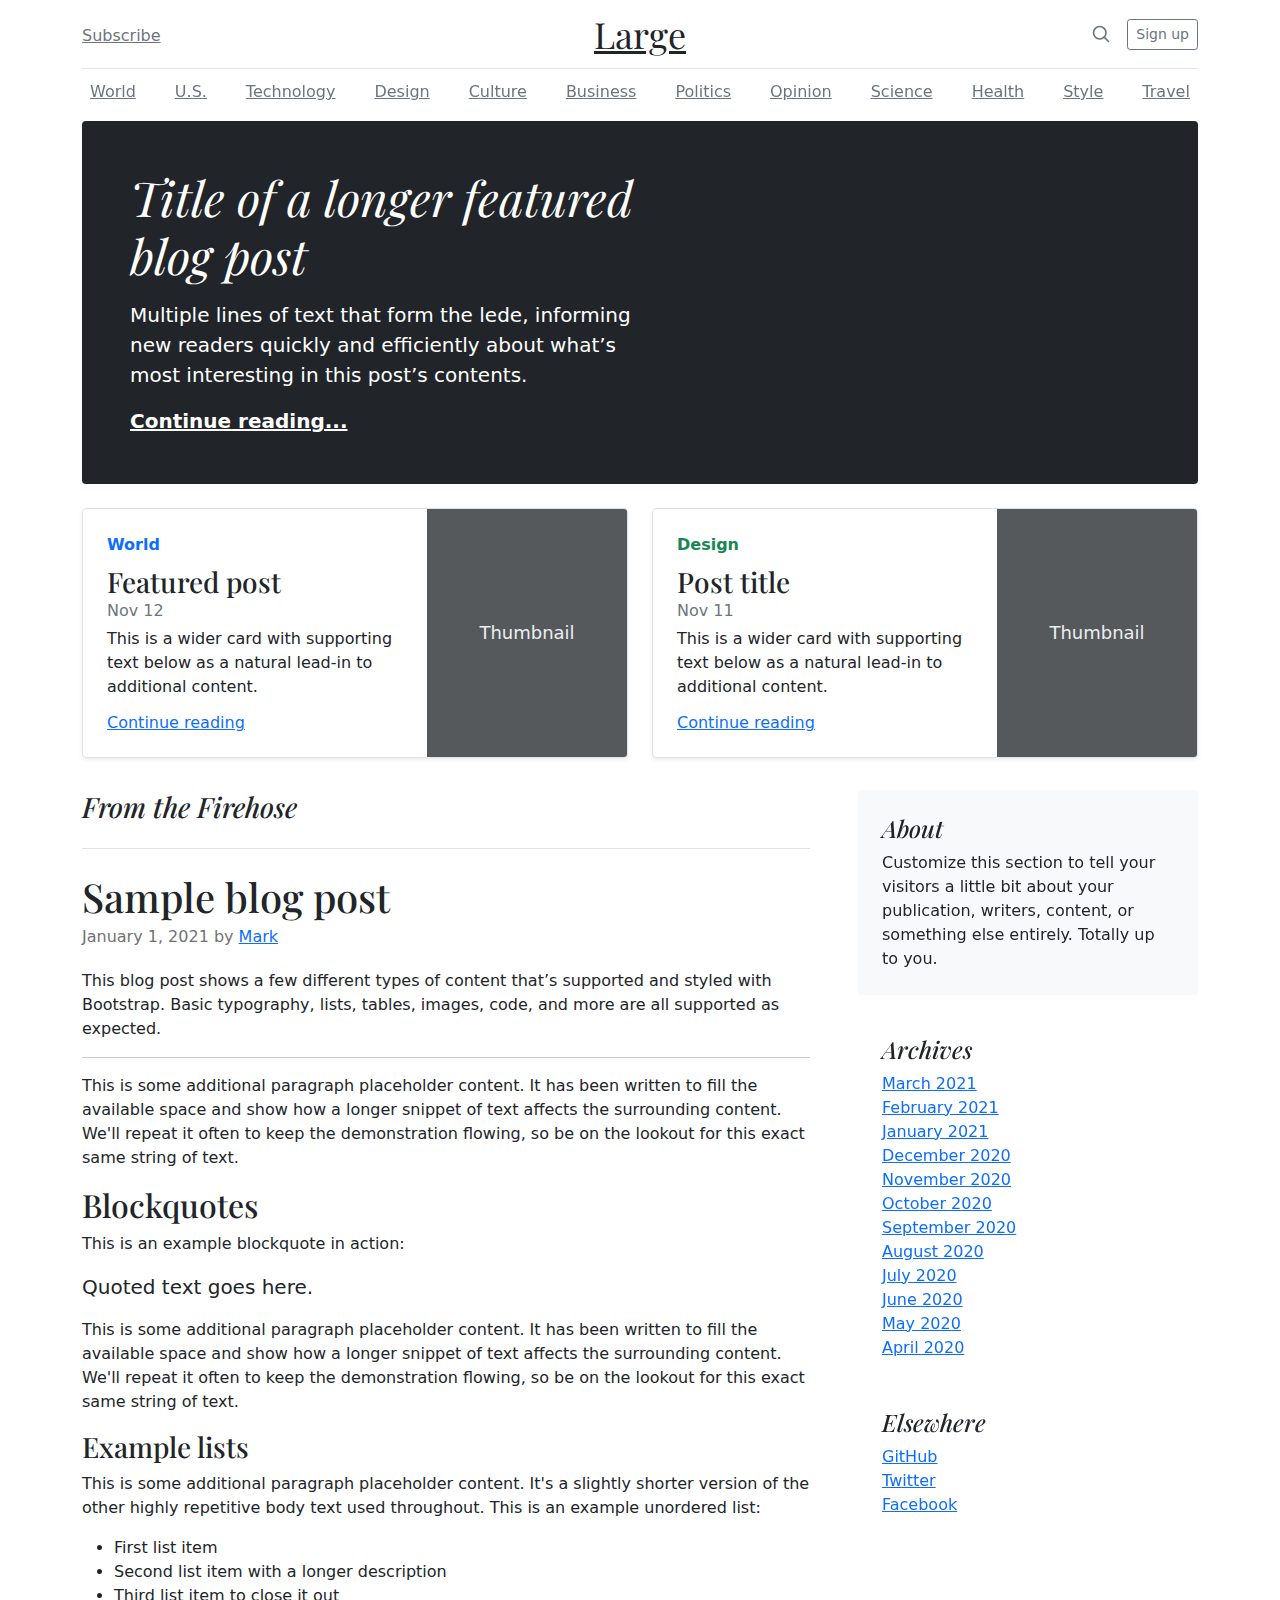
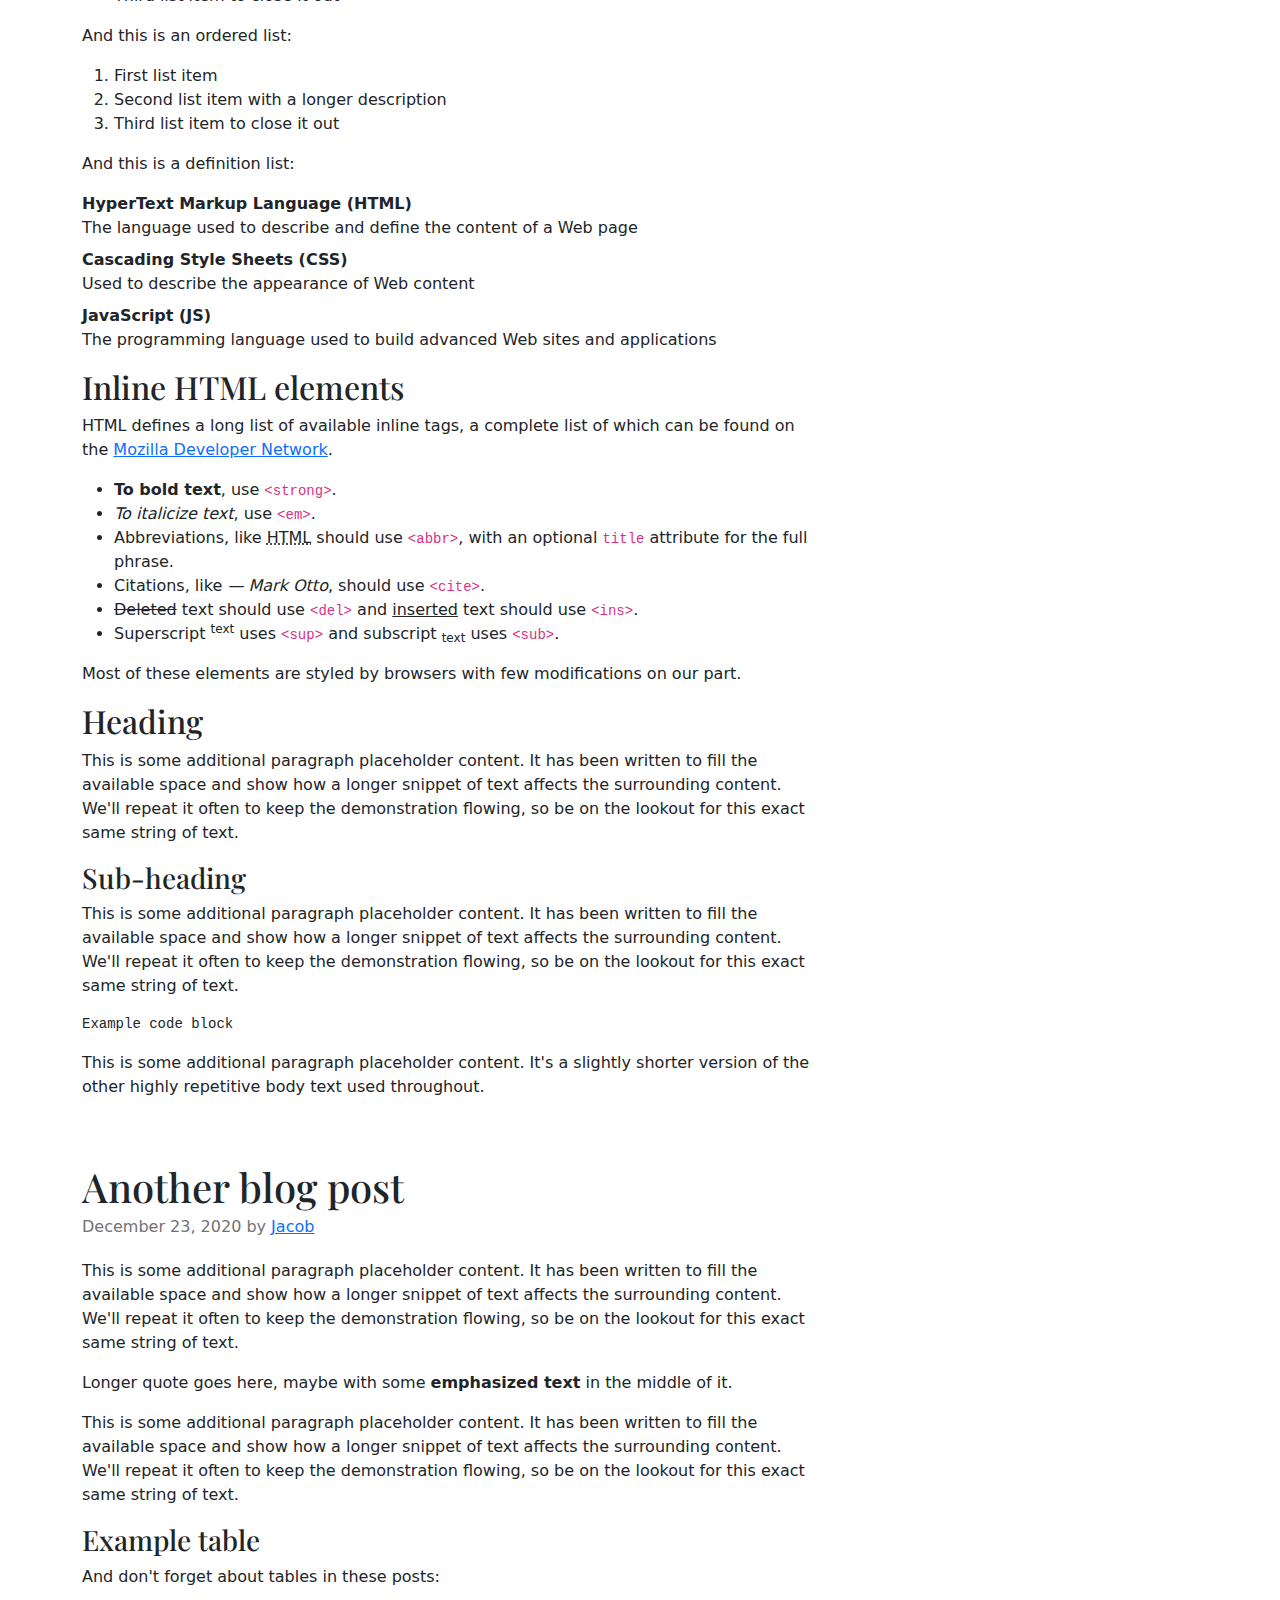
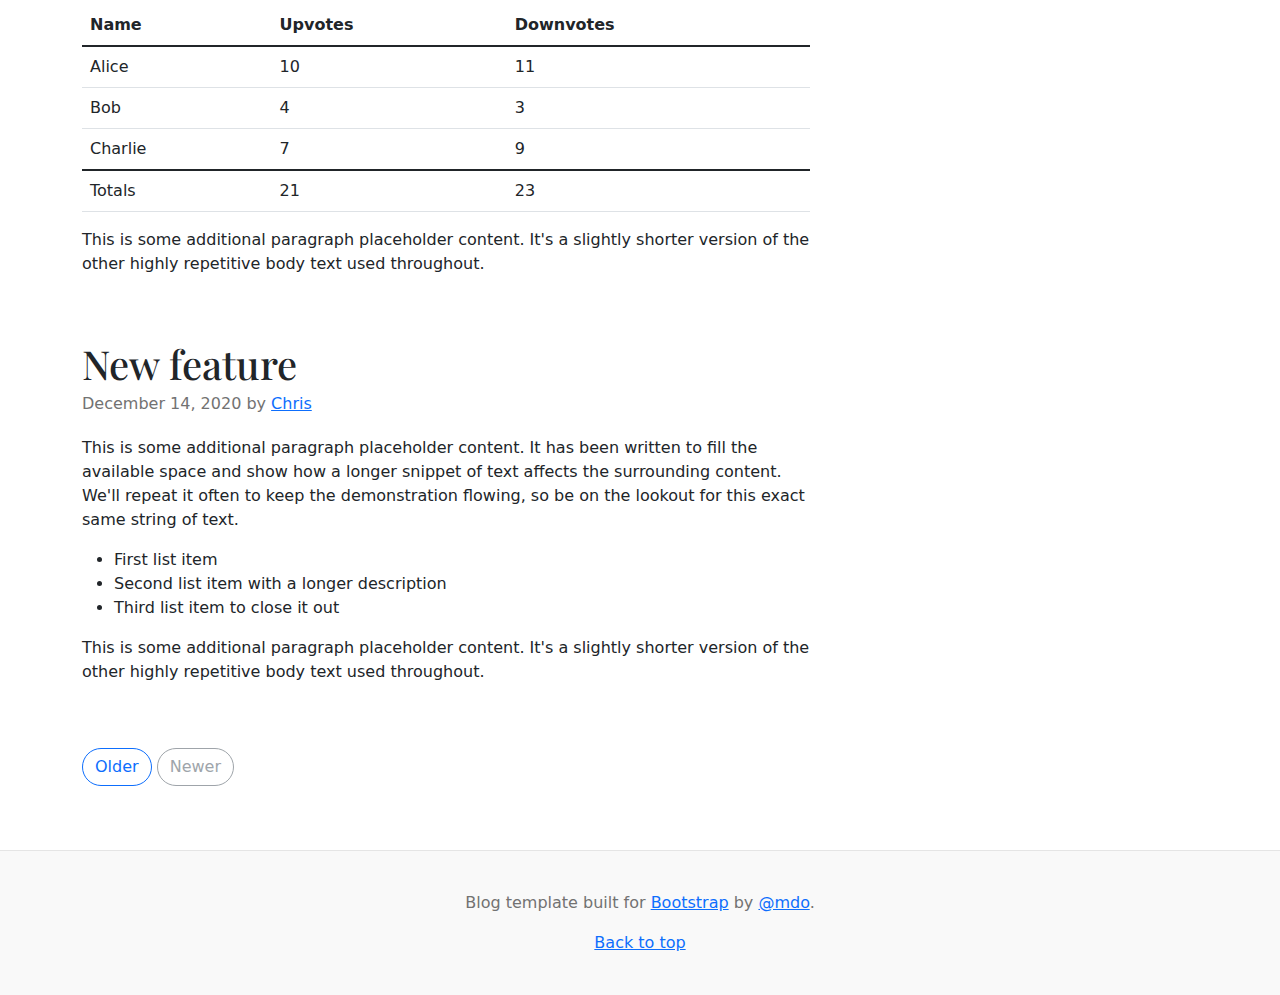
<file: bootstrap-5.1.3-examples/blog/index.html>
<!doctype html>
<html lang="en">
  <head>
    <meta charset="utf-8">
    <meta name="viewport" content="width=device-width, initial-scale=1">
    <meta name="description" content="">
    <meta name="author" content="Mark Otto, Jacob Thornton, and Bootstrap contributors">
    <meta name="generator" content="Hugo 0.88.1">
    <title>Blog Template · Bootstrap v5.1</title>

    <link rel="canonical" href="https://getbootstrap.com/docs/5.1/examples/blog/">

    

    <!-- Bootstrap core CSS -->
<link href="../assets/dist/css/bootstrap.min.css" rel="stylesheet">

    <style>
      .bd-placeholder-img {
        font-size: 1.125rem;
        text-anchor: middle;
        -webkit-user-select: none;
        -moz-user-select: none;
        user-select: none;
      }

      @media (min-width: 768px) {
        .bd-placeholder-img-lg {
          font-size: 3.5rem;
        }
      }
    </style>

    
    <!-- Custom styles for this template -->
    <link href="https://fonts.googleapis.com/css?family=Playfair&#43;Display:700,900&amp;display=swap" rel="stylesheet">
    <!-- Custom styles for this template -->
    <link href="blog.css" rel="stylesheet">
  </head>
  <body>
    
<div class="container">
  <header class="blog-header py-3">
    <div class="row flex-nowrap justify-content-between align-items-center">
      <div class="col-4 pt-1">
        <a class="link-secondary" href="#">Subscribe</a>
      </div>
      <div class="col-4 text-center">
        <a class="blog-header-logo text-dark" href="#">Large</a>
      </div>
      <div class="col-4 d-flex justify-content-end align-items-center">
        <a class="link-secondary" href="#" aria-label="Search">
          <svg xmlns="http://www.w3.org/2000/svg" width="20" height="20" fill="none" stroke="currentColor" stroke-linecap="round" stroke-linejoin="round" stroke-width="2" class="mx-3" role="img" viewBox="0 0 24 24"><title>Search</title><circle cx="10.5" cy="10.5" r="7.5"/><path d="M21 21l-5.2-5.2"/></svg>
        </a>
        <a class="btn btn-sm btn-outline-secondary" href="#">Sign up</a>
      </div>
    </div>
  </header>

  <div class="nav-scroller py-1 mb-2">
    <nav class="nav d-flex justify-content-between">
      <a class="p-2 link-secondary" href="#">World</a>
      <a class="p-2 link-secondary" href="#">U.S.</a>
      <a class="p-2 link-secondary" href="#">Technology</a>
      <a class="p-2 link-secondary" href="#">Design</a>
      <a class="p-2 link-secondary" href="#">Culture</a>
      <a class="p-2 link-secondary" href="#">Business</a>
      <a class="p-2 link-secondary" href="#">Politics</a>
      <a class="p-2 link-secondary" href="#">Opinion</a>
      <a class="p-2 link-secondary" href="#">Science</a>
      <a class="p-2 link-secondary" href="#">Health</a>
      <a class="p-2 link-secondary" href="#">Style</a>
      <a class="p-2 link-secondary" href="#">Travel</a>
    </nav>
  </div>
</div>

<main class="container">
  <div class="p-4 p-md-5 mb-4 text-white rounded bg-dark">
    <div class="col-md-6 px-0">
      <h1 class="display-4 fst-italic">Title of a longer featured blog post</h1>
      <p class="lead my-3">Multiple lines of text that form the lede, informing new readers quickly and efficiently about what’s most interesting in this post’s contents.</p>
      <p class="lead mb-0"><a href="#" class="text-white fw-bold">Continue reading...</a></p>
    </div>
  </div>

  <div class="row mb-2">
    <div class="col-md-6">
      <div class="row g-0 border rounded overflow-hidden flex-md-row mb-4 shadow-sm h-md-250 position-relative">
        <div class="col p-4 d-flex flex-column position-static">
          <strong class="d-inline-block mb-2 text-primary">World</strong>
          <h3 class="mb-0">Featured post</h3>
          <div class="mb-1 text-muted">Nov 12</div>
          <p class="card-text mb-auto">This is a wider card with supporting text below as a natural lead-in to additional content.</p>
          <a href="#" class="stretched-link">Continue reading</a>
        </div>
        <div class="col-auto d-none d-lg-block">
          <svg class="bd-placeholder-img" width="200" height="250" xmlns="http://www.w3.org/2000/svg" role="img" aria-label="Placeholder: Thumbnail" preserveAspectRatio="xMidYMid slice" focusable="false"><title>Placeholder</title><rect width="100%" height="100%" fill="#55595c"/><text x="50%" y="50%" fill="#eceeef" dy=".3em">Thumbnail</text></svg>

        </div>
      </div>
    </div>
    <div class="col-md-6">
      <div class="row g-0 border rounded overflow-hidden flex-md-row mb-4 shadow-sm h-md-250 position-relative">
        <div class="col p-4 d-flex flex-column position-static">
          <strong class="d-inline-block mb-2 text-success">Design</strong>
          <h3 class="mb-0">Post title</h3>
          <div class="mb-1 text-muted">Nov 11</div>
          <p class="mb-auto">This is a wider card with supporting text below as a natural lead-in to additional content.</p>
          <a href="#" class="stretched-link">Continue reading</a>
        </div>
        <div class="col-auto d-none d-lg-block">
          <svg class="bd-placeholder-img" width="200" height="250" xmlns="http://www.w3.org/2000/svg" role="img" aria-label="Placeholder: Thumbnail" preserveAspectRatio="xMidYMid slice" focusable="false"><title>Placeholder</title><rect width="100%" height="100%" fill="#55595c"/><text x="50%" y="50%" fill="#eceeef" dy=".3em">Thumbnail</text></svg>

        </div>
      </div>
    </div>
  </div>

  <div class="row g-5">
    <div class="col-md-8">
      <h3 class="pb-4 mb-4 fst-italic border-bottom">
        From the Firehose
      </h3>

      <article class="blog-post">
        <h2 class="blog-post-title">Sample blog post</h2>
        <p class="blog-post-meta">January 1, 2021 by <a href="#">Mark</a></p>

        <p>This blog post shows a few different types of content that’s supported and styled with Bootstrap. Basic typography, lists, tables, images, code, and more are all supported as expected.</p>
        <hr>
        <p>This is some additional paragraph placeholder content. It has been written to fill the available space and show how a longer snippet of text affects the surrounding content. We'll repeat it often to keep the demonstration flowing, so be on the lookout for this exact same string of text.</p>
        <h2>Blockquotes</h2>
        <p>This is an example blockquote in action:</p>
        <blockquote class="blockquote">
          <p>Quoted text goes here.</p>
        </blockquote>
        <p>This is some additional paragraph placeholder content. It has been written to fill the available space and show how a longer snippet of text affects the surrounding content. We'll repeat it often to keep the demonstration flowing, so be on the lookout for this exact same string of text.</p>
        <h3>Example lists</h3>
        <p>This is some additional paragraph placeholder content. It's a slightly shorter version of the other highly repetitive body text used throughout. This is an example unordered list:</p>
        <ul>
          <li>First list item</li>
          <li>Second list item with a longer description</li>
          <li>Third list item to close it out</li>
        </ul>
        <p>And this is an ordered list:</p>
        <ol>
          <li>First list item</li>
          <li>Second list item with a longer description</li>
          <li>Third list item to close it out</li>
        </ol>
        <p>And this is a definition list:</p>
        <dl>
          <dt>HyperText Markup Language (HTML)</dt>
          <dd>The language used to describe and define the content of a Web page</dd>
          <dt>Cascading Style Sheets (CSS)</dt>
          <dd>Used to describe the appearance of Web content</dd>
          <dt>JavaScript (JS)</dt>
          <dd>The programming language used to build advanced Web sites and applications</dd>
        </dl>
        <h2>Inline HTML elements</h2>
        <p>HTML defines a long list of available inline tags, a complete list of which can be found on the <a href="https://developer.mozilla.org/en-US/docs/Web/HTML/Element">Mozilla Developer Network</a>.</p>
        <ul>
          <li><strong>To bold text</strong>, use <code class="language-plaintext highlighter-rouge">&lt;strong&gt;</code>.</li>
          <li><em>To italicize text</em>, use <code class="language-plaintext highlighter-rouge">&lt;em&gt;</code>.</li>
          <li>Abbreviations, like <abbr title="HyperText Markup Langage">HTML</abbr> should use <code class="language-plaintext highlighter-rouge">&lt;abbr&gt;</code>, with an optional <code class="language-plaintext highlighter-rouge">title</code> attribute for the full phrase.</li>
          <li>Citations, like <cite>— Mark Otto</cite>, should use <code class="language-plaintext highlighter-rouge">&lt;cite&gt;</code>.</li>
          <li><del>Deleted</del> text should use <code class="language-plaintext highlighter-rouge">&lt;del&gt;</code> and <ins>inserted</ins> text should use <code class="language-plaintext highlighter-rouge">&lt;ins&gt;</code>.</li>
          <li>Superscript <sup>text</sup> uses <code class="language-plaintext highlighter-rouge">&lt;sup&gt;</code> and subscript <sub>text</sub> uses <code class="language-plaintext highlighter-rouge">&lt;sub&gt;</code>.</li>
        </ul>
        <p>Most of these elements are styled by browsers with few modifications on our part.</p>
        <h2>Heading</h2>
        <p>This is some additional paragraph placeholder content. It has been written to fill the available space and show how a longer snippet of text affects the surrounding content. We'll repeat it often to keep the demonstration flowing, so be on the lookout for this exact same string of text.</p>
        <h3>Sub-heading</h3>
        <p>This is some additional paragraph placeholder content. It has been written to fill the available space and show how a longer snippet of text affects the surrounding content. We'll repeat it often to keep the demonstration flowing, so be on the lookout for this exact same string of text.</p>
        <pre><code>Example code block</code></pre>
        <p>This is some additional paragraph placeholder content. It's a slightly shorter version of the other highly repetitive body text used throughout.</p>
      </article>

      <article class="blog-post">
        <h2 class="blog-post-title">Another blog post</h2>
        <p class="blog-post-meta">December 23, 2020 by <a href="#">Jacob</a></p>

        <p>This is some additional paragraph placeholder content. It has been written to fill the available space and show how a longer snippet of text affects the surrounding content. We'll repeat it often to keep the demonstration flowing, so be on the lookout for this exact same string of text.</p>
        <blockquote>
          <p>Longer quote goes here, maybe with some <strong>emphasized text</strong> in the middle of it.</p>
        </blockquote>
        <p>This is some additional paragraph placeholder content. It has been written to fill the available space and show how a longer snippet of text affects the surrounding content. We'll repeat it often to keep the demonstration flowing, so be on the lookout for this exact same string of text.</p>
        <h3>Example table</h3>
        <p>And don't forget about tables in these posts:</p>
        <table class="table">
          <thead>
            <tr>
              <th>Name</th>
              <th>Upvotes</th>
              <th>Downvotes</th>
            </tr>
          </thead>
          <tbody>
            <tr>
              <td>Alice</td>
              <td>10</td>
              <td>11</td>
            </tr>
            <tr>
              <td>Bob</td>
              <td>4</td>
              <td>3</td>
            </tr>
            <tr>
              <td>Charlie</td>
              <td>7</td>
              <td>9</td>
            </tr>
          </tbody>
          <tfoot>
            <tr>
              <td>Totals</td>
              <td>21</td>
              <td>23</td>
            </tr>
          </tfoot>
        </table>

        <p>This is some additional paragraph placeholder content. It's a slightly shorter version of the other highly repetitive body text used throughout.</p>
      </article>

      <article class="blog-post">
        <h2 class="blog-post-title">New feature</h2>
        <p class="blog-post-meta">December 14, 2020 by <a href="#">Chris</a></p>

        <p>This is some additional paragraph placeholder content. It has been written to fill the available space and show how a longer snippet of text affects the surrounding content. We'll repeat it often to keep the demonstration flowing, so be on the lookout for this exact same string of text.</p>
        <ul>
          <li>First list item</li>
          <li>Second list item with a longer description</li>
          <li>Third list item to close it out</li>
        </ul>
        <p>This is some additional paragraph placeholder content. It's a slightly shorter version of the other highly repetitive body text used throughout.</p>
      </article>

      <nav class="blog-pagination" aria-label="Pagination">
        <a class="btn btn-outline-primary" href="#">Older</a>
        <a class="btn btn-outline-secondary disabled">Newer</a>
      </nav>

    </div>

    <div class="col-md-4">
      <div class="position-sticky" style="top: 2rem;">
        <div class="p-4 mb-3 bg-light rounded">
          <h4 class="fst-italic">About</h4>
          <p class="mb-0">Customize this section to tell your visitors a little bit about your publication, writers, content, or something else entirely. Totally up to you.</p>
        </div>

        <div class="p-4">
          <h4 class="fst-italic">Archives</h4>
          <ol class="list-unstyled mb-0">
            <li><a href="#">March 2021</a></li>
            <li><a href="#">February 2021</a></li>
            <li><a href="#">January 2021</a></li>
            <li><a href="#">December 2020</a></li>
            <li><a href="#">November 2020</a></li>
            <li><a href="#">October 2020</a></li>
            <li><a href="#">September 2020</a></li>
            <li><a href="#">August 2020</a></li>
            <li><a href="#">July 2020</a></li>
            <li><a href="#">June 2020</a></li>
            <li><a href="#">May 2020</a></li>
            <li><a href="#">April 2020</a></li>
          </ol>
        </div>

        <div class="p-4">
          <h4 class="fst-italic">Elsewhere</h4>
          <ol class="list-unstyled">
            <li><a href="#">GitHub</a></li>
            <li><a href="#">Twitter</a></li>
            <li><a href="#">Facebook</a></li>
          </ol>
        </div>
      </div>
    </div>
  </div>

</main>

<footer class="blog-footer">
  <p>Blog template built for <a href="https://getbootstrap.com/">Bootstrap</a> by <a href="https://twitter.com/mdo">@mdo</a>.</p>
  <p>
    <a href="#">Back to top</a>
  </p>
</footer>


    
  </body>
</html>
</file>
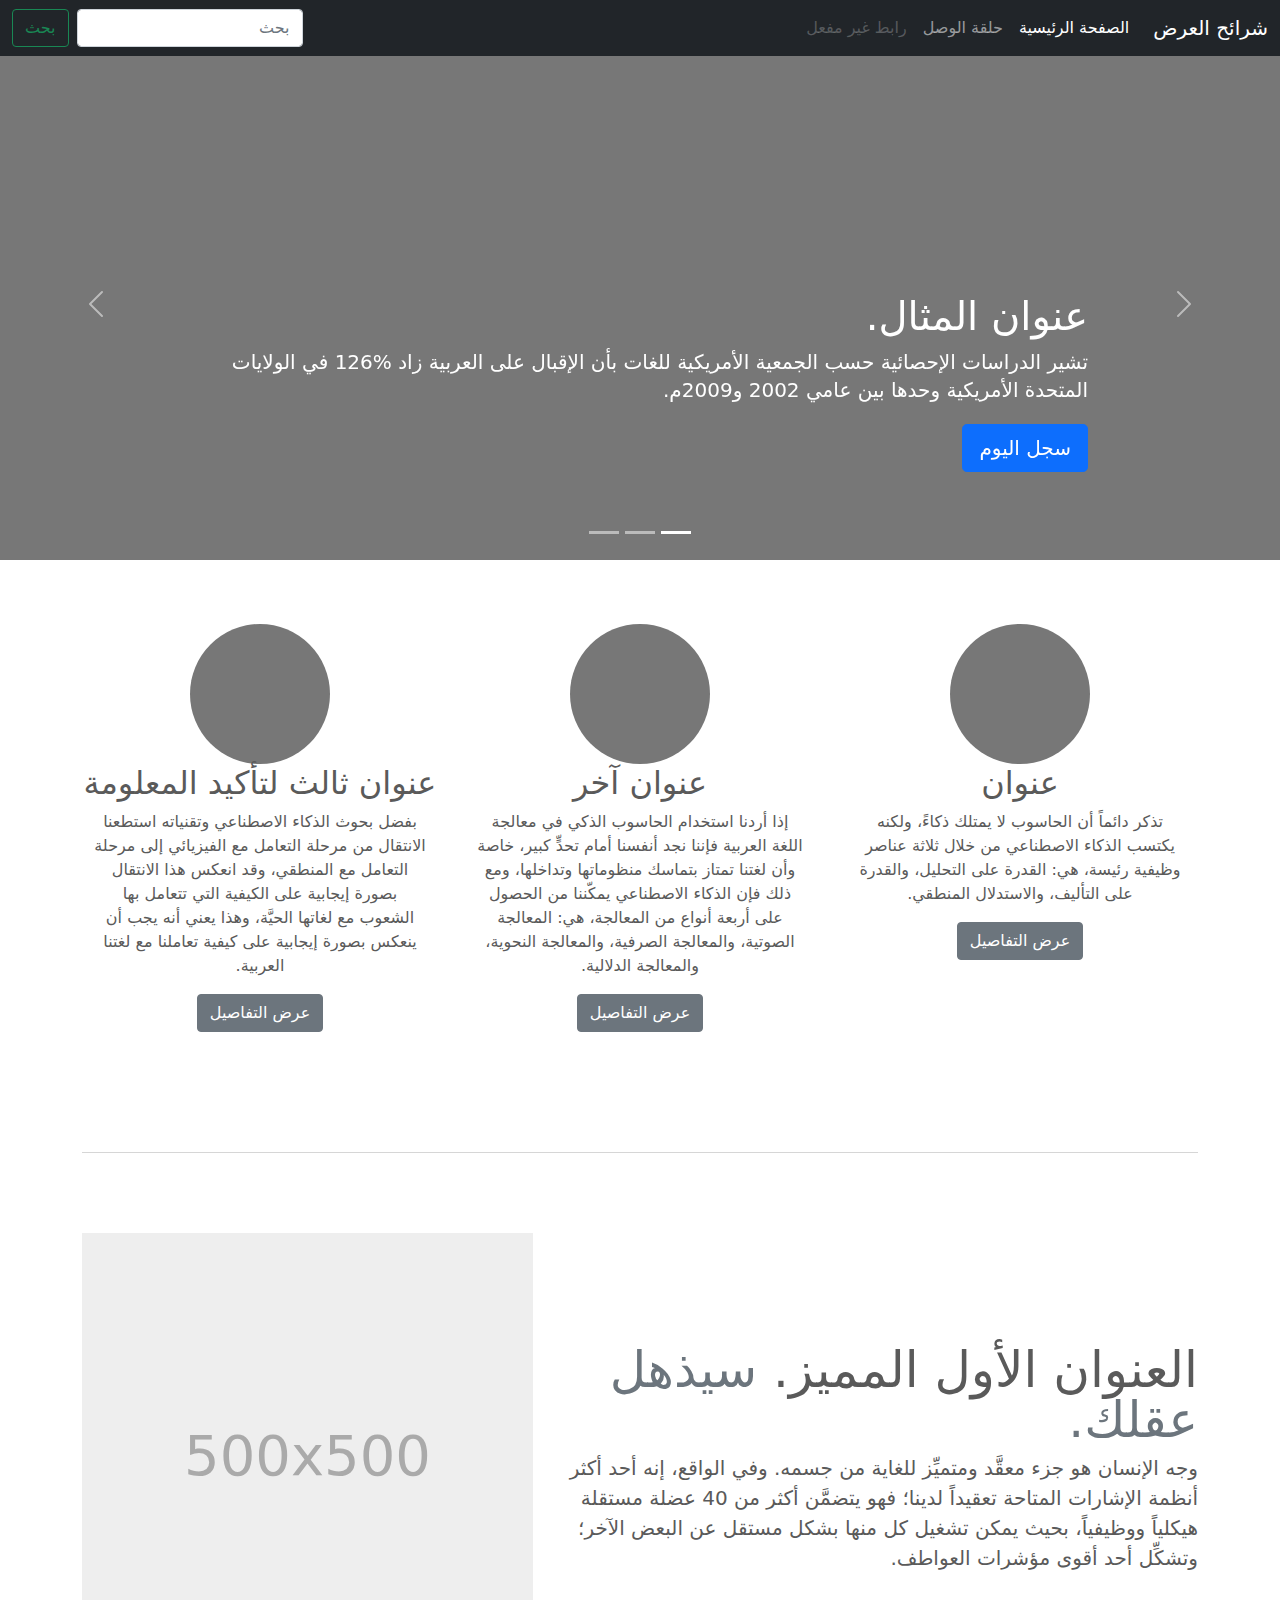
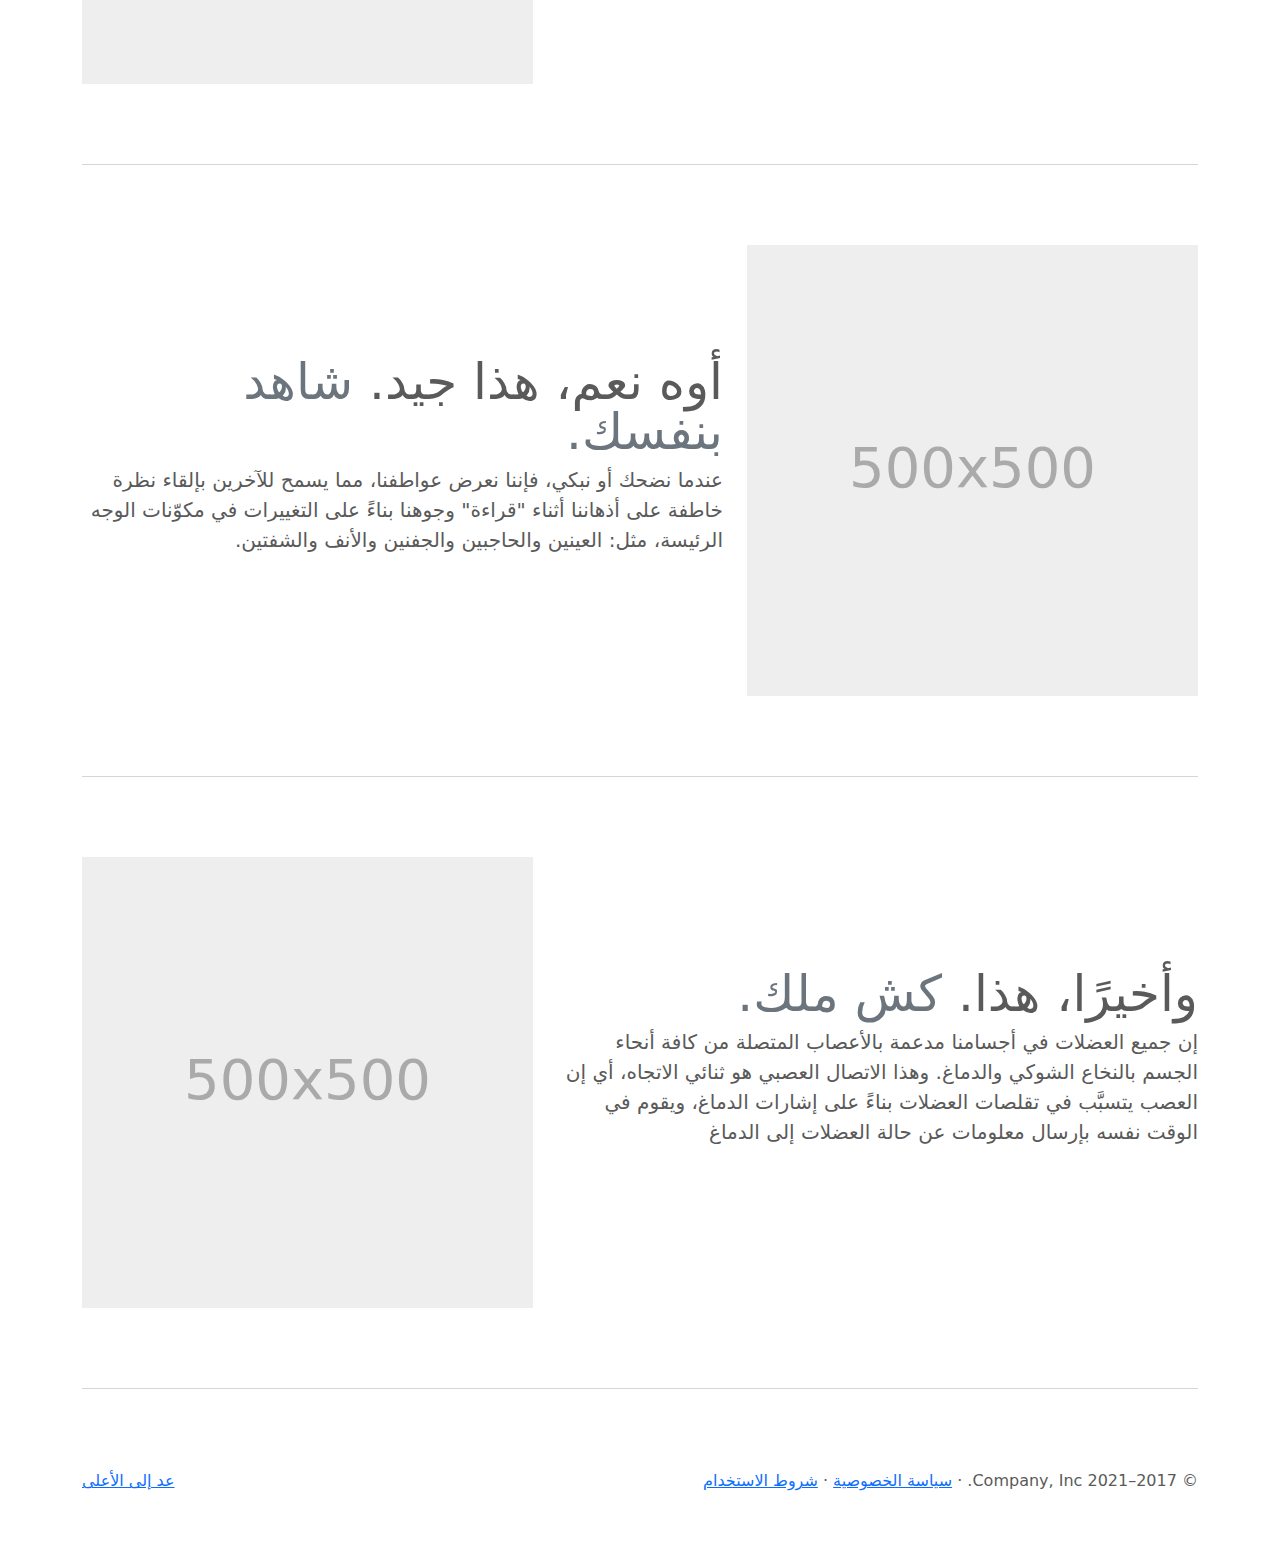
<file: bootstrap-5.1.3-examples/carousel-rtl/index.html>
<!doctype html>
<html lang="ar" dir="rtl">
  <head>
    <meta charset="utf-8">
    <meta name="viewport" content="width=device-width, initial-scale=1">
    <meta name="description" content="">
    <meta name="author" content="Mark Otto, Jacob Thornton, and Bootstrap contributors">
    <meta name="generator" content="Hugo 0.88.1">
    <title>قالب  شرائح العرض · Bootstrap v5.1</title>

    <link rel="canonical" href="https://getbootstrap.com/docs/5.1/examples/carousel-rtl/">

    

    <!-- Bootstrap core CSS -->
<link href="../assets/dist/css/bootstrap.rtl.min.css" rel="stylesheet">

    <style>
      .bd-placeholder-img {
        font-size: 1.125rem;
        text-anchor: middle;
        -webkit-user-select: none;
        -moz-user-select: none;
        user-select: none;
      }

      @media (min-width: 768px) {
        .bd-placeholder-img-lg {
          font-size: 3.5rem;
        }
      }
    </style>

    
    <!-- Custom styles for this template -->
    <link href="../carousel/carousel.rtl.css" rel="stylesheet">
  </head>
  <body>
    
<header>
  <nav class="navbar navbar-expand-md navbar-dark fixed-top bg-dark">
    <div class="container-fluid">
      <a class="navbar-brand" href="#">شرائح العرض</a>
      <button class="navbar-toggler" type="button" data-bs-toggle="collapse" data-bs-target="#navbarCollapse" aria-controls="navbarCollapse" aria-expanded="false" aria-label="تبديل التنقل">
        <span class="navbar-toggler-icon"></span>
      </button>
      <div class="collapse navbar-collapse" id="navbarCollapse">
        <ul class="navbar-nav me-auto mb-2 mb-md-0">
          <li class="nav-item">
            <a class="nav-link active" aria-current="page" href="#">الصفحة الرئيسية</a>
          </li>
          <li class="nav-item">
            <a class="nav-link" href="#">حلقة الوصل</a>
          </li>
          <li class="nav-item">
            <a class="nav-link disabled">رابط غير مفعل</a>
          </li>
        </ul>
        <form class="d-flex">
          <input class="form-control me-2" type="search" placeholder="بحث" aria-label="بحث">
          <button class="btn btn-outline-success" type="submit">بحث</button>
        </form>
      </div>
    </div>
  </nav>
</header>

<main>

  <div id="myCarousel" class="carousel slide" data-bs-ride="carousel">
    <div class="carousel-indicators">
      <button type="button" data-bs-target="#myCarousel" data-bs-slide-to="0" class="active" aria-current="true" aria-label="Slide 1"></button>
      <button type="button" data-bs-target="#myCarousel" data-bs-slide-to="1" aria-label="Slide 2"></button>
      <button type="button" data-bs-target="#myCarousel" data-bs-slide-to="2" aria-label="Slide 3"></button>
    </div>
    <div class="carousel-inner">
      <div class="carousel-item active">
        <svg class="bd-placeholder-img" width="100%" height="100%" xmlns="http://www.w3.org/2000/svg" aria-hidden="true" preserveAspectRatio="xMidYMid slice" focusable="false"><rect width="100%" height="100%" fill="#777"/></svg>

        <div class="container">
          <div class="carousel-caption text-start">
            <h1>عنوان المثال.</h1>
            <p>تشير الدراسات الإحصائية حسب الجمعية الأمريكية للغات بأن الإقبال على العربية زاد %126 في الولايات المتحدة الأمريكية وحدها بين عامي 2002 و2009م.</p>
            <p><a class="btn btn-lg btn-primary" href="#">سجل اليوم</a></p>
          </div>
        </div>
      </div>
      <div class="carousel-item">
        <svg class="bd-placeholder-img" width="100%" height="100%" xmlns="http://www.w3.org/2000/svg" aria-hidden="true" preserveAspectRatio="xMidYMid slice" focusable="false"><rect width="100%" height="100%" fill="#777"/></svg>

        <div class="container">
          <div class="carousel-caption">
            <h1>عنوان مثال آخر.</h1>
            <p>حسب المجلس الثقافي البريطاني فإن تعليم الإنجليزية داخل بريطانيا يسهم في تعزيز اقتصادها بما يتجاوز ملياري جنيه سنوياً، كما أنه وفر أكثر من 26 ألف وظيفة.</p>
            <p><a class="btn btn-lg btn-primary" href="#">أعرف أكثر</a></p>
          </div>
        </div>
      </div>
      <div class="carousel-item">
        <svg class="bd-placeholder-img" width="100%" height="100%" xmlns="http://www.w3.org/2000/svg" aria-hidden="true" preserveAspectRatio="xMidYMid slice" focusable="false"><rect width="100%" height="100%" fill="#777"/></svg>

        <div class="container">
          <div class="carousel-caption text-end">
            <h1>واحد أكثر لقياس جيد.</h1>
            <p>الإحصاءات لحجم الاستثمار اللغوي خارج بريطانيا تتفاوت من سنة لأخرى إلا أن المدير التنفيذي للمجلس الثقافي البريطاني إدي بايرز يرى أن استثمار تعليم الإنجليزية في الخارج لا يحسب على المستوى المالي فحسب بل على المستوى السياسي أيضاً.</p>
            <p><a class="btn btn-lg btn-primary" href="#">تصفح المعرض</a></p>
          </div>
        </div>
      </div>
    </div>
    <button class="carousel-control-prev" type="button" data-bs-target="#myCarousel" data-bs-slide="prev">
      <span class="carousel-control-prev-icon" aria-hidden="true"></span>
      <span class="visually-hidden">السابق</span>
    </button>
    <button class="carousel-control-next" type="button" data-bs-target="#myCarousel" data-bs-slide="next">
      <span class="carousel-control-next-icon" aria-hidden="true"></span>
      <span class="visually-hidden">التالي</span>
    </button>
  </div>


  <!-- Marketing messaging and featurettes
  ================================================== -->
  <!-- Wrap the rest of the page in another container to center all the content. -->

  <div class="container marketing">

    <!-- Three columns of text below the carousel -->
    <div class="row">
      <div class="col-lg-4">
        <svg class="bd-placeholder-img rounded-circle" width="140" height="140" xmlns="http://www.w3.org/2000/svg" role="img" aria-label="Placeholder: 140x140" preserveAspectRatio="xMidYMid slice" focusable="false"><title>Placeholder</title><rect width="100%" height="100%" fill="#777"/><text x="50%" y="50%" fill="#777" dy=".3em">140x140</text></svg>

        <h2>عنوان</h2>
        <p>تذكر دائماً أن الحاسوب لا يمتلك ذكاءً، ولكنه يكتسب الذكاء الاصطناعي من خلال ثلاثة عناصر وظيفية رئيسة، هي: القدرة على التحليل، والقدرة على التأليف، والاستدلال المنطقي.</p>
        <p><a class="btn btn-secondary" href="#">عرض التفاصيل</a></p>
      </div><!-- /.col-lg-4 -->
      <div class="col-lg-4">
        <svg class="bd-placeholder-img rounded-circle" width="140" height="140" xmlns="http://www.w3.org/2000/svg" role="img" aria-label="Placeholder: 140x140" preserveAspectRatio="xMidYMid slice" focusable="false"><title>Placeholder</title><rect width="100%" height="100%" fill="#777"/><text x="50%" y="50%" fill="#777" dy=".3em">140x140</text></svg>

        <h2>عنوان آخر</h2>
        <p>إذا أردنا استخدام الحاسوب الذكي في معالجة اللغة العربية فإننا نجد أنفسنا أمام تحدٍّ كبير، خاصة وأن لغتنا تمتاز بتماسك منظوماتها وتداخلها، ومع ذلك فإن الذكاء الاصطناعي يمكّننا من الحصول على أربعة أنواع من المعالجة، هي: المعالجة الصوتية، والمعالجة الصرفية، والمعالجة النحوية، والمعالجة الدلالية.</p>
        <p><a class="btn btn-secondary" href="#">عرض التفاصيل</a></p>
      </div><!-- /.col-lg-4 -->
      <div class="col-lg-4">
        <svg class="bd-placeholder-img rounded-circle" width="140" height="140" xmlns="http://www.w3.org/2000/svg" role="img" aria-label="Placeholder: 140x140" preserveAspectRatio="xMidYMid slice" focusable="false"><title>Placeholder</title><rect width="100%" height="100%" fill="#777"/><text x="50%" y="50%" fill="#777" dy=".3em">140x140</text></svg>

        <h2>عنوان ثالث لتأكيد المعلومة</h2>
        <p>بفضل بحوث الذكاء الاصطناعي وتقنياته استطعنا الانتقال من مرحلة التعامل مع الفيزيائي إلى مرحلة التعامل مع المنطقي، وقد انعكس هذا الانتقال بصورة إيجابية على الكيفية التي تتعامل بها الشعوب مع لغاتها الحيَّة، وهذا يعني أنه يجب أن ينعكس بصورة إيجابية على كيفية تعاملنا مع لغتنا العربية.</p>
        <p><a class="btn btn-secondary" href="#">عرض التفاصيل</a></p>
      </div><!-- /.col-lg-4 -->
    </div><!-- /.row -->


    <!-- START THE FEATURETTES -->

    <hr class="featurette-divider">

    <div class="row featurette">
      <div class="col-md-7">
        <h2 class="featurette-heading">العنوان الأول المميز. <span class="text-muted"> سيذهل عقلك. </span></h2>
        <p class="lead">وجه الإنسان هو جزء معقَّد ومتميِّز للغاية من جسمه. وفي الواقع، إنه أحد أكثر أنظمة الإشارات المتاحة تعقيداً لدينا؛ فهو يتضمَّن أكثر من 40 عضلة مستقلة هيكلياً ووظيفياً، بحيث يمكن تشغيل كل منها بشكل مستقل عن البعض الآخر؛ وتشكِّل أحد أقوى مؤشرات العواطف.</p>
      </div>
      <div class="col-md-5">
        <svg class="bd-placeholder-img bd-placeholder-img-lg featurette-image img-fluid mx-auto" width="500" height="500" xmlns="http://www.w3.org/2000/svg" role="img" aria-label="Placeholder: 500x500" preserveAspectRatio="xMidYMid slice" focusable="false"><title>Placeholder</title><rect width="100%" height="100%" fill="#eee"/><text x="50%" y="50%" fill="#aaa" dy=".3em">500x500</text></svg>

      </div>
    </div>

    <hr class="featurette-divider">

    <div class="row featurette">
      <div class="col-md-7 order-md-2">
        <h2 class="featurette-heading">أوه نعم، هذا جيد. <span class="text-muted"> شاهد بنفسك. </span></h2>
        <p class="lead">عندما نضحك أو نبكي، فإننا نعرض عواطفنا، مما يسمح للآخرين بإلقاء نظرة خاطفة على أذهاننا أثناء "قراءة" وجوهنا بناءً على التغييرات في مكوّنات الوجه الرئيسة، مثل: العينين والحاجبين والجفنين والأنف والشفتين.</p>
      </div>
      <div class="col-md-5 order-md-1">
        <svg class="bd-placeholder-img bd-placeholder-img-lg featurette-image img-fluid mx-auto" width="500" height="500" xmlns="http://www.w3.org/2000/svg" role="img" aria-label="Placeholder: 500x500" preserveAspectRatio="xMidYMid slice" focusable="false"><title>Placeholder</title><rect width="100%" height="100%" fill="#eee"/><text x="50%" y="50%" fill="#aaa" dy=".3em">500x500</text></svg>

      </div>
    </div>

    <hr class="featurette-divider">

    <div class="row featurette">
      <div class="col-md-7">
        <h2 class="featurette-heading">وأخيرًا، هذا. <span class="text-muted"> كش ملك. </span></h2>
        <p class="lead">إن جميع العضلات في أجسامنا مدعمة بالأعصاب المتصلة من كافة أنحاء الجسم بالنخاع الشوكي والدماغ. وهذا الاتصال العصبي هو ثنائي الاتجاه، أي إن العصب يتسبَّب في تقلصات العضلات بناءً على إشارات الدماغ، ويقوم في الوقت نفسه بإرسال معلومات عن حالة العضلات إلى الدماغ</p>
      </div>
      <div class="col-md-5">
        <svg class="bd-placeholder-img bd-placeholder-img-lg featurette-image img-fluid mx-auto" width="500" height="500" xmlns="http://www.w3.org/2000/svg" role="img" aria-label="Placeholder: 500x500" preserveAspectRatio="xMidYMid slice" focusable="false"><title>Placeholder</title><rect width="100%" height="100%" fill="#eee"/><text x="50%" y="50%" fill="#aaa" dy=".3em">500x500</text></svg>

      </div>
    </div>

    <hr class="featurette-divider">

    <!-- /END THE FEATURETTES -->

  </div><!-- /.container -->


  <!-- FOOTER -->
  <footer class="container">
    <p class="float-end"><a href="#">عد إلى الأعلى</a></p>
    <p>&copy; 2017–2021 Company, Inc. &middot; <a href="#">سياسة الخصوصية</a> &middot; <a href="#">شروط الاستخدام</a></p>
  </footer>
</main>


    <script src="../assets/dist/js/bootstrap.bundle.min.js"></script>

      
  </body>
</html>
</file>
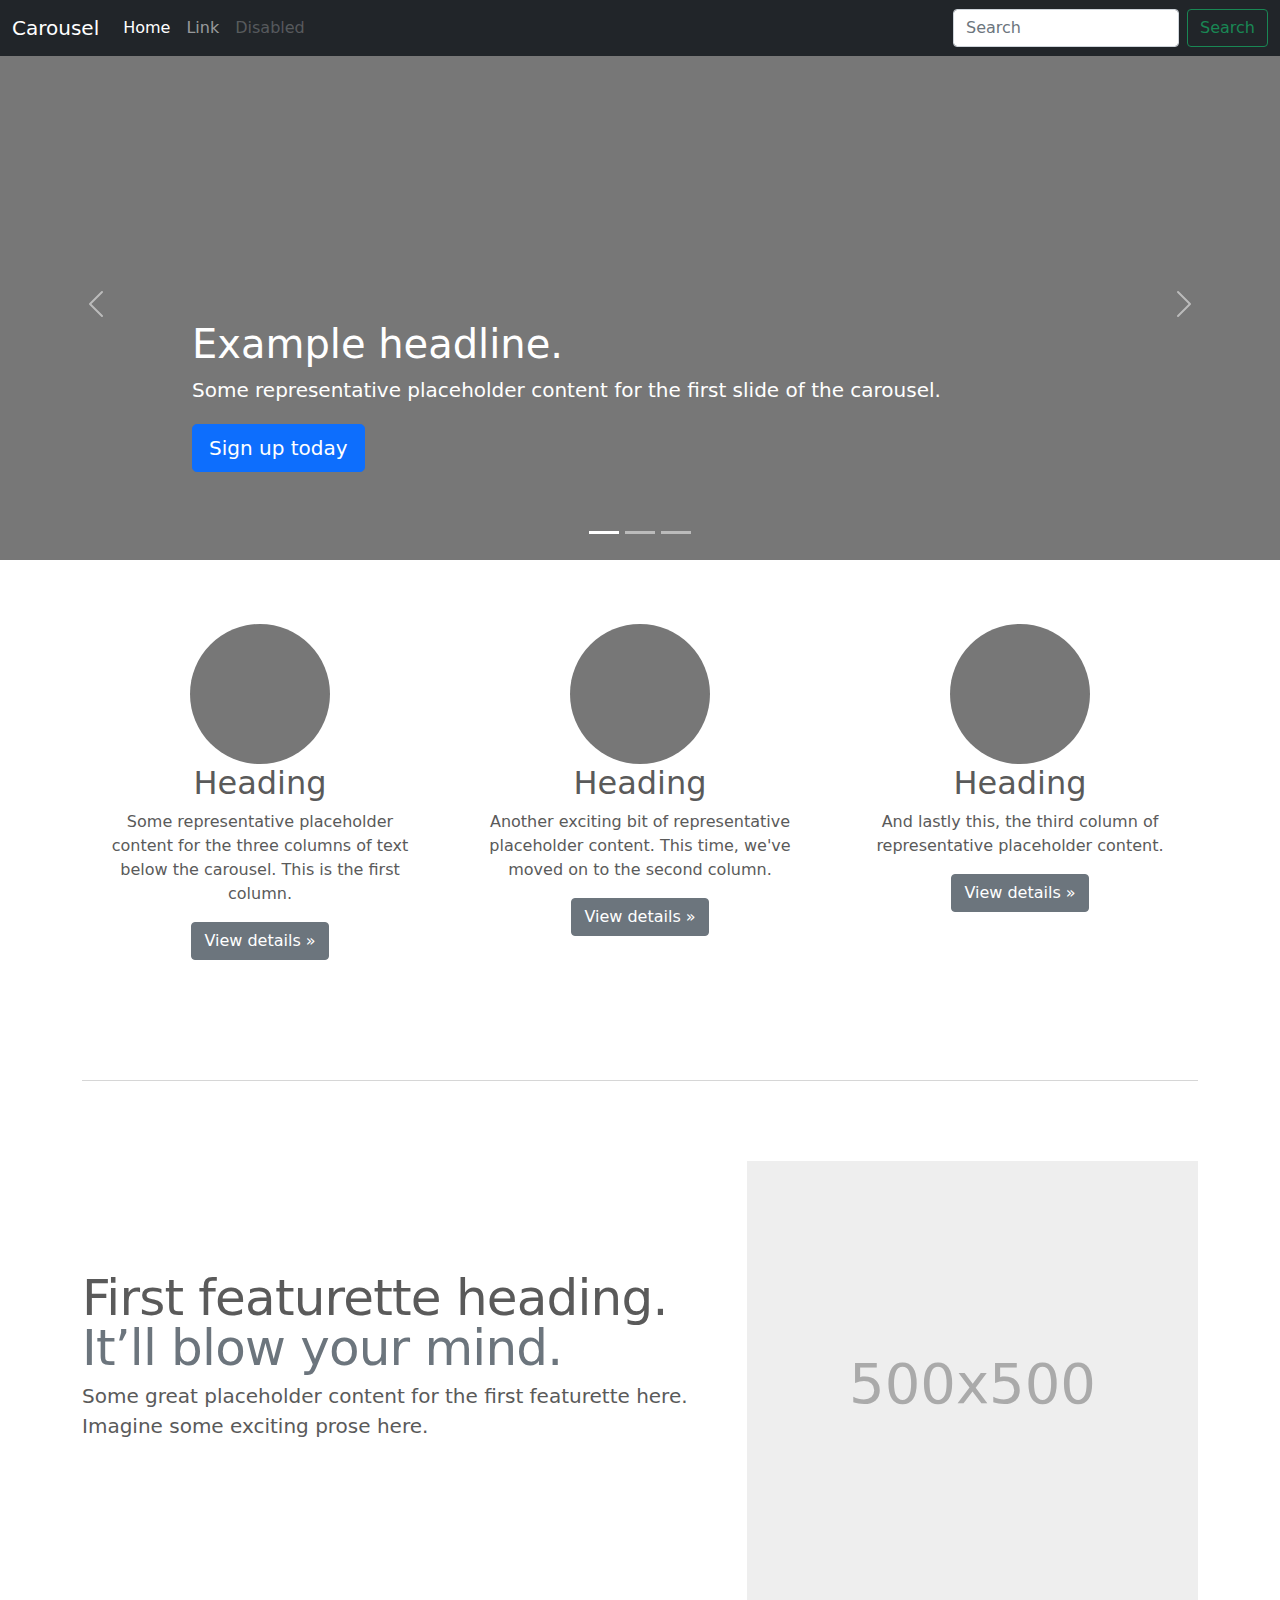
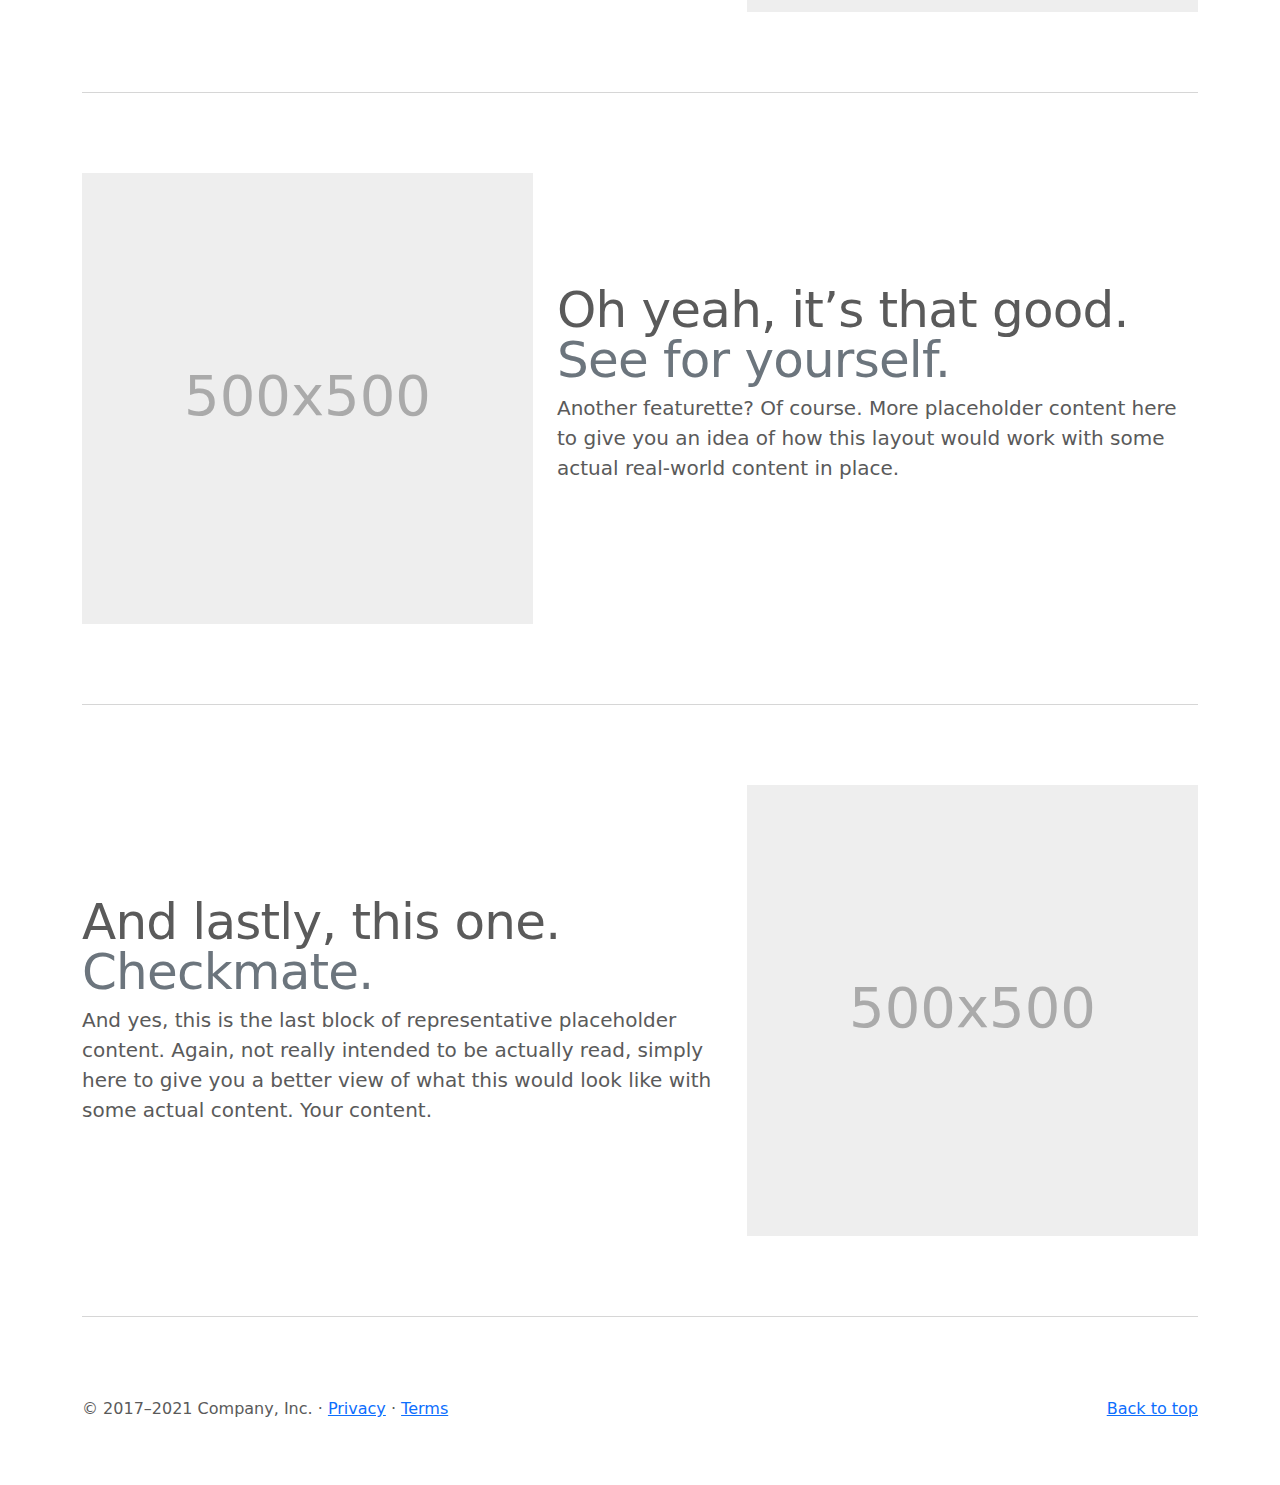
<file: bootstrap-5.1.3-examples/carousel/index.html>
<!doctype html>
<html lang="en">
  <head>
    <meta charset="utf-8">
    <meta name="viewport" content="width=device-width, initial-scale=1">
    <meta name="description" content="">
    <meta name="author" content="Mark Otto, Jacob Thornton, and Bootstrap contributors">
    <meta name="generator" content="Hugo 0.88.1">
    <title>Carousel Template · Bootstrap v5.1</title>

    <link rel="canonical" href="https://getbootstrap.com/docs/5.1/examples/carousel/">

    

    <!-- Bootstrap core CSS -->
<link href="../assets/dist/css/bootstrap.min.css" rel="stylesheet">

    <style>
      .bd-placeholder-img {
        font-size: 1.125rem;
        text-anchor: middle;
        -webkit-user-select: none;
        -moz-user-select: none;
        user-select: none;
      }

      @media (min-width: 768px) {
        .bd-placeholder-img-lg {
          font-size: 3.5rem;
        }
      }
    </style>

    
    <!-- Custom styles for this template -->
    <link href="carousel.css" rel="stylesheet">
  </head>
  <body>
    
<header>
  <nav class="navbar navbar-expand-md navbar-dark fixed-top bg-dark">
    <div class="container-fluid">
      <a class="navbar-brand" href="#">Carousel</a>
      <button class="navbar-toggler" type="button" data-bs-toggle="collapse" data-bs-target="#navbarCollapse" aria-controls="navbarCollapse" aria-expanded="false" aria-label="Toggle navigation">
        <span class="navbar-toggler-icon"></span>
      </button>
      <div class="collapse navbar-collapse" id="navbarCollapse">
        <ul class="navbar-nav me-auto mb-2 mb-md-0">
          <li class="nav-item">
            <a class="nav-link active" aria-current="page" href="#">Home</a>
          </li>
          <li class="nav-item">
            <a class="nav-link" href="#">Link</a>
          </li>
          <li class="nav-item">
            <a class="nav-link disabled">Disabled</a>
          </li>
        </ul>
        <form class="d-flex">
          <input class="form-control me-2" type="search" placeholder="Search" aria-label="Search">
          <button class="btn btn-outline-success" type="submit">Search</button>
        </form>
      </div>
    </div>
  </nav>
</header>

<main>

  <div id="myCarousel" class="carousel slide" data-bs-ride="carousel">
    <div class="carousel-indicators">
      <button type="button" data-bs-target="#myCarousel" data-bs-slide-to="0" class="active" aria-current="true" aria-label="Slide 1"></button>
      <button type="button" data-bs-target="#myCarousel" data-bs-slide-to="1" aria-label="Slide 2"></button>
      <button type="button" data-bs-target="#myCarousel" data-bs-slide-to="2" aria-label="Slide 3"></button>
    </div>
    <div class="carousel-inner">
      <div class="carousel-item active">
        <svg class="bd-placeholder-img" width="100%" height="100%" xmlns="http://www.w3.org/2000/svg" aria-hidden="true" preserveAspectRatio="xMidYMid slice" focusable="false"><rect width="100%" height="100%" fill="#777"/></svg>

        <div class="container">
          <div class="carousel-caption text-start">
            <h1>Example headline.</h1>
            <p>Some representative placeholder content for the first slide of the carousel.</p>
            <p><a class="btn btn-lg btn-primary" href="#">Sign up today</a></p>
          </div>
        </div>
      </div>
      <div class="carousel-item">
        <svg class="bd-placeholder-img" width="100%" height="100%" xmlns="http://www.w3.org/2000/svg" aria-hidden="true" preserveAspectRatio="xMidYMid slice" focusable="false"><rect width="100%" height="100%" fill="#777"/></svg>

        <div class="container">
          <div class="carousel-caption">
            <h1>Another example headline.</h1>
            <p>Some representative placeholder content for the second slide of the carousel.</p>
            <p><a class="btn btn-lg btn-primary" href="#">Learn more</a></p>
          </div>
        </div>
      </div>
      <div class="carousel-item">
        <svg class="bd-placeholder-img" width="100%" height="100%" xmlns="http://www.w3.org/2000/svg" aria-hidden="true" preserveAspectRatio="xMidYMid slice" focusable="false"><rect width="100%" height="100%" fill="#777"/></svg>

        <div class="container">
          <div class="carousel-caption text-end">
            <h1>One more for good measure.</h1>
            <p>Some representative placeholder content for the third slide of this carousel.</p>
            <p><a class="btn btn-lg btn-primary" href="#">Browse gallery</a></p>
          </div>
        </div>
      </div>
    </div>
    <button class="carousel-control-prev" type="button" data-bs-target="#myCarousel" data-bs-slide="prev">
      <span class="carousel-control-prev-icon" aria-hidden="true"></span>
      <span class="visually-hidden">Previous</span>
    </button>
    <button class="carousel-control-next" type="button" data-bs-target="#myCarousel" data-bs-slide="next">
      <span class="carousel-control-next-icon" aria-hidden="true"></span>
      <span class="visually-hidden">Next</span>
    </button>
  </div>


  <!-- Marketing messaging and featurettes
  ================================================== -->
  <!-- Wrap the rest of the page in another container to center all the content. -->

  <div class="container marketing">

    <!-- Three columns of text below the carousel -->
    <div class="row">
      <div class="col-lg-4">
        <svg class="bd-placeholder-img rounded-circle" width="140" height="140" xmlns="http://www.w3.org/2000/svg" role="img" aria-label="Placeholder: 140x140" preserveAspectRatio="xMidYMid slice" focusable="false"><title>Placeholder</title><rect width="100%" height="100%" fill="#777"/><text x="50%" y="50%" fill="#777" dy=".3em">140x140</text></svg>

        <h2>Heading</h2>
        <p>Some representative placeholder content for the three columns of text below the carousel. This is the first column.</p>
        <p><a class="btn btn-secondary" href="#">View details &raquo;</a></p>
      </div><!-- /.col-lg-4 -->
      <div class="col-lg-4">
        <svg class="bd-placeholder-img rounded-circle" width="140" height="140" xmlns="http://www.w3.org/2000/svg" role="img" aria-label="Placeholder: 140x140" preserveAspectRatio="xMidYMid slice" focusable="false"><title>Placeholder</title><rect width="100%" height="100%" fill="#777"/><text x="50%" y="50%" fill="#777" dy=".3em">140x140</text></svg>

        <h2>Heading</h2>
        <p>Another exciting bit of representative placeholder content. This time, we've moved on to the second column.</p>
        <p><a class="btn btn-secondary" href="#">View details &raquo;</a></p>
      </div><!-- /.col-lg-4 -->
      <div class="col-lg-4">
        <svg class="bd-placeholder-img rounded-circle" width="140" height="140" xmlns="http://www.w3.org/2000/svg" role="img" aria-label="Placeholder: 140x140" preserveAspectRatio="xMidYMid slice" focusable="false"><title>Placeholder</title><rect width="100%" height="100%" fill="#777"/><text x="50%" y="50%" fill="#777" dy=".3em">140x140</text></svg>

        <h2>Heading</h2>
        <p>And lastly this, the third column of representative placeholder content.</p>
        <p><a class="btn btn-secondary" href="#">View details &raquo;</a></p>
      </div><!-- /.col-lg-4 -->
    </div><!-- /.row -->


    <!-- START THE FEATURETTES -->

    <hr class="featurette-divider">

    <div class="row featurette">
      <div class="col-md-7">
        <h2 class="featurette-heading">First featurette heading. <span class="text-muted">It’ll blow your mind.</span></h2>
        <p class="lead">Some great placeholder content for the first featurette here. Imagine some exciting prose here.</p>
      </div>
      <div class="col-md-5">
        <svg class="bd-placeholder-img bd-placeholder-img-lg featurette-image img-fluid mx-auto" width="500" height="500" xmlns="http://www.w3.org/2000/svg" role="img" aria-label="Placeholder: 500x500" preserveAspectRatio="xMidYMid slice" focusable="false"><title>Placeholder</title><rect width="100%" height="100%" fill="#eee"/><text x="50%" y="50%" fill="#aaa" dy=".3em">500x500</text></svg>

      </div>
    </div>

    <hr class="featurette-divider">

    <div class="row featurette">
      <div class="col-md-7 order-md-2">
        <h2 class="featurette-heading">Oh yeah, it’s that good. <span class="text-muted">See for yourself.</span></h2>
        <p class="lead">Another featurette? Of course. More placeholder content here to give you an idea of how this layout would work with some actual real-world content in place.</p>
      </div>
      <div class="col-md-5 order-md-1">
        <svg class="bd-placeholder-img bd-placeholder-img-lg featurette-image img-fluid mx-auto" width="500" height="500" xmlns="http://www.w3.org/2000/svg" role="img" aria-label="Placeholder: 500x500" preserveAspectRatio="xMidYMid slice" focusable="false"><title>Placeholder</title><rect width="100%" height="100%" fill="#eee"/><text x="50%" y="50%" fill="#aaa" dy=".3em">500x500</text></svg>

      </div>
    </div>

    <hr class="featurette-divider">

    <div class="row featurette">
      <div class="col-md-7">
        <h2 class="featurette-heading">And lastly, this one. <span class="text-muted">Checkmate.</span></h2>
        <p class="lead">And yes, this is the last block of representative placeholder content. Again, not really intended to be actually read, simply here to give you a better view of what this would look like with some actual content. Your content.</p>
      </div>
      <div class="col-md-5">
        <svg class="bd-placeholder-img bd-placeholder-img-lg featurette-image img-fluid mx-auto" width="500" height="500" xmlns="http://www.w3.org/2000/svg" role="img" aria-label="Placeholder: 500x500" preserveAspectRatio="xMidYMid slice" focusable="false"><title>Placeholder</title><rect width="100%" height="100%" fill="#eee"/><text x="50%" y="50%" fill="#aaa" dy=".3em">500x500</text></svg>

      </div>
    </div>

    <hr class="featurette-divider">

    <!-- /END THE FEATURETTES -->

  </div><!-- /.container -->


  <!-- FOOTER -->
  <footer class="container">
    <p class="float-end"><a href="#">Back to top</a></p>
    <p>&copy; 2017–2021 Company, Inc. &middot; <a href="#">Privacy</a> &middot; <a href="#">Terms</a></p>
  </footer>
</main>


    <script src="../assets/dist/js/bootstrap.bundle.min.js"></script>

      
  </body>
</html>
</file>
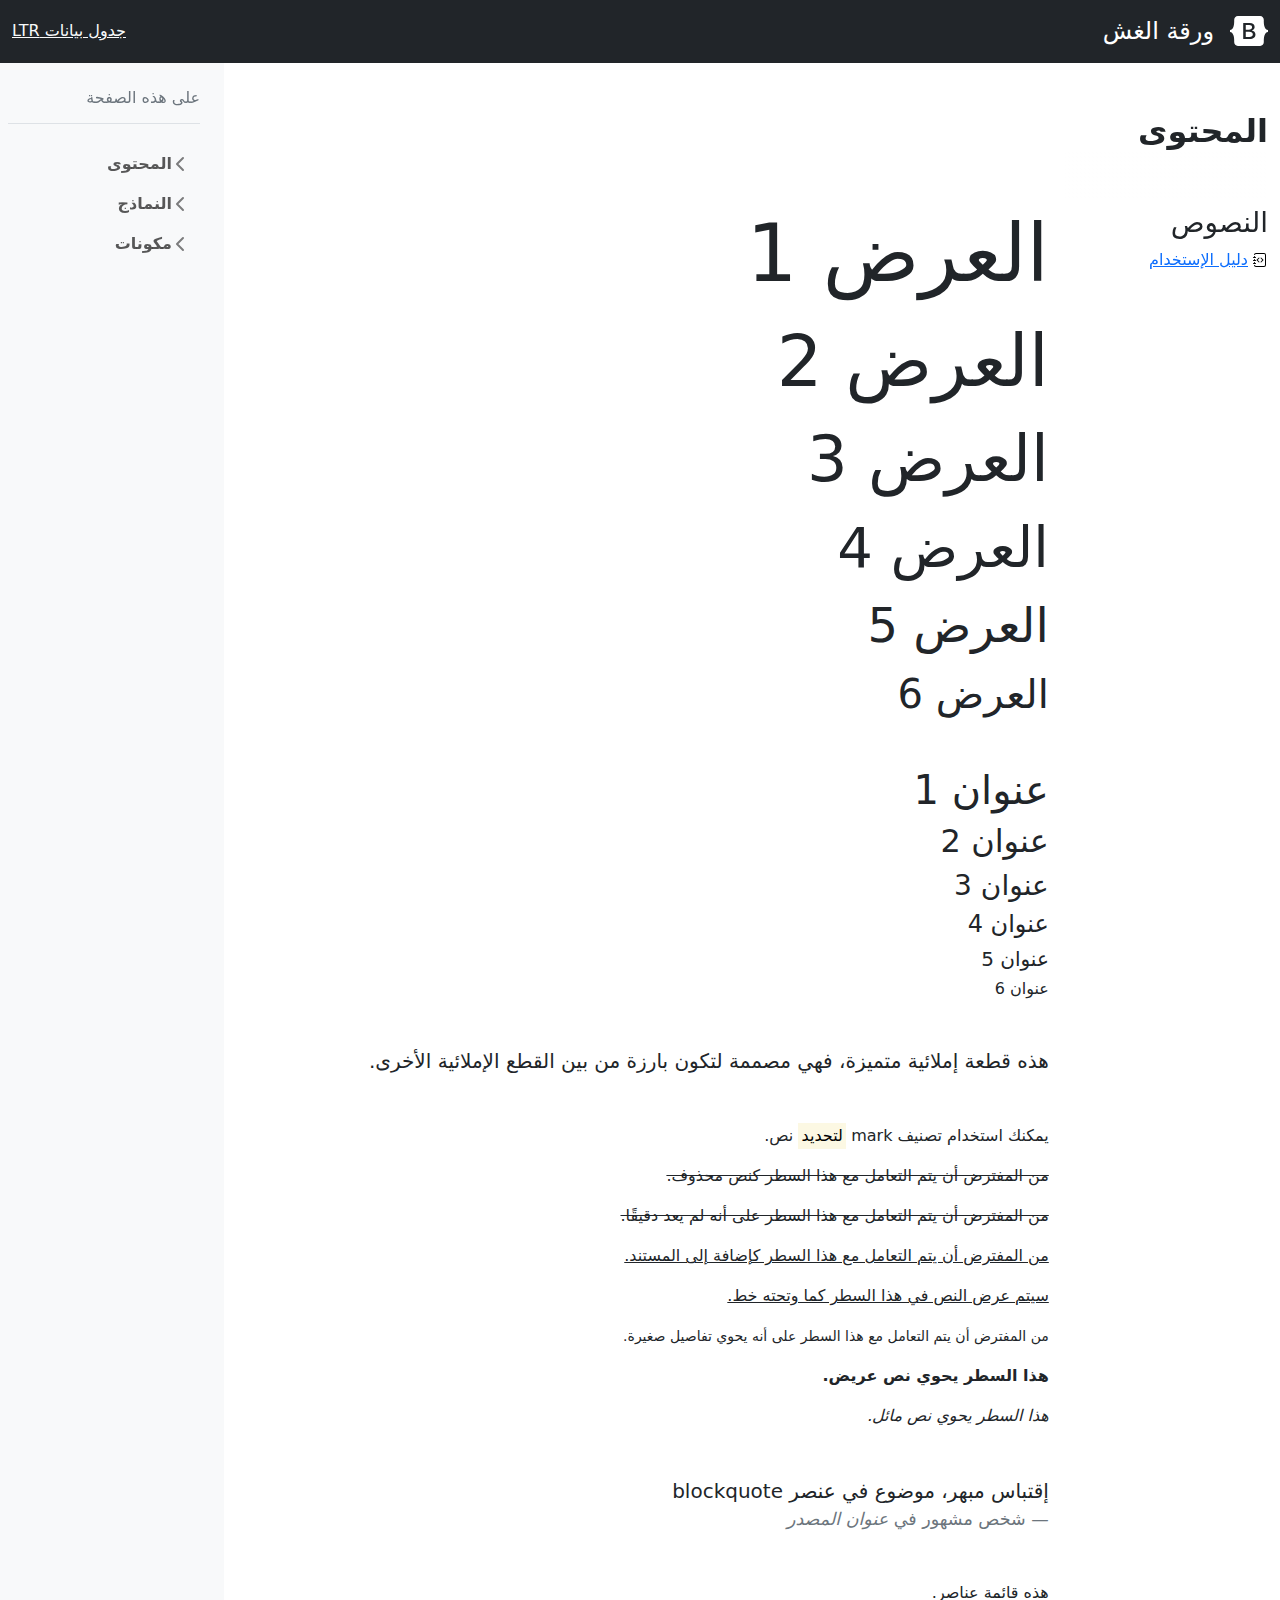
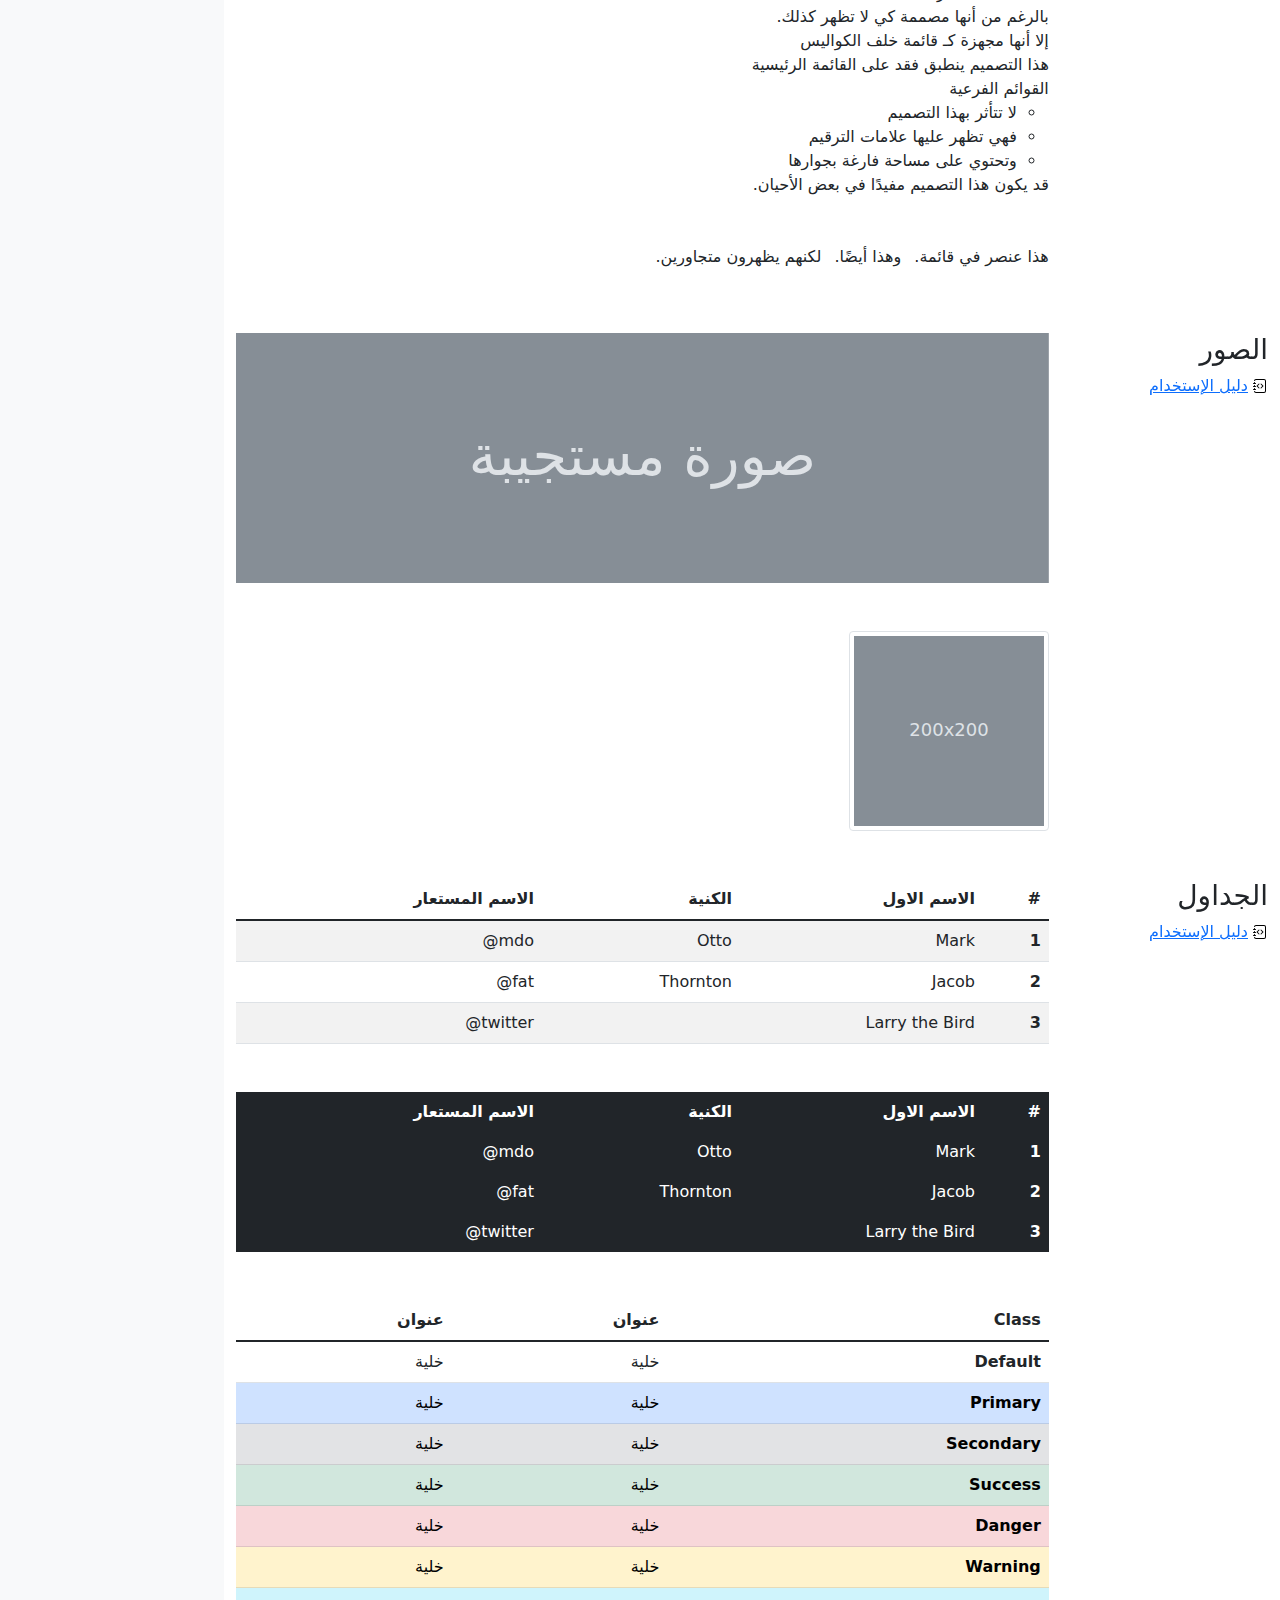
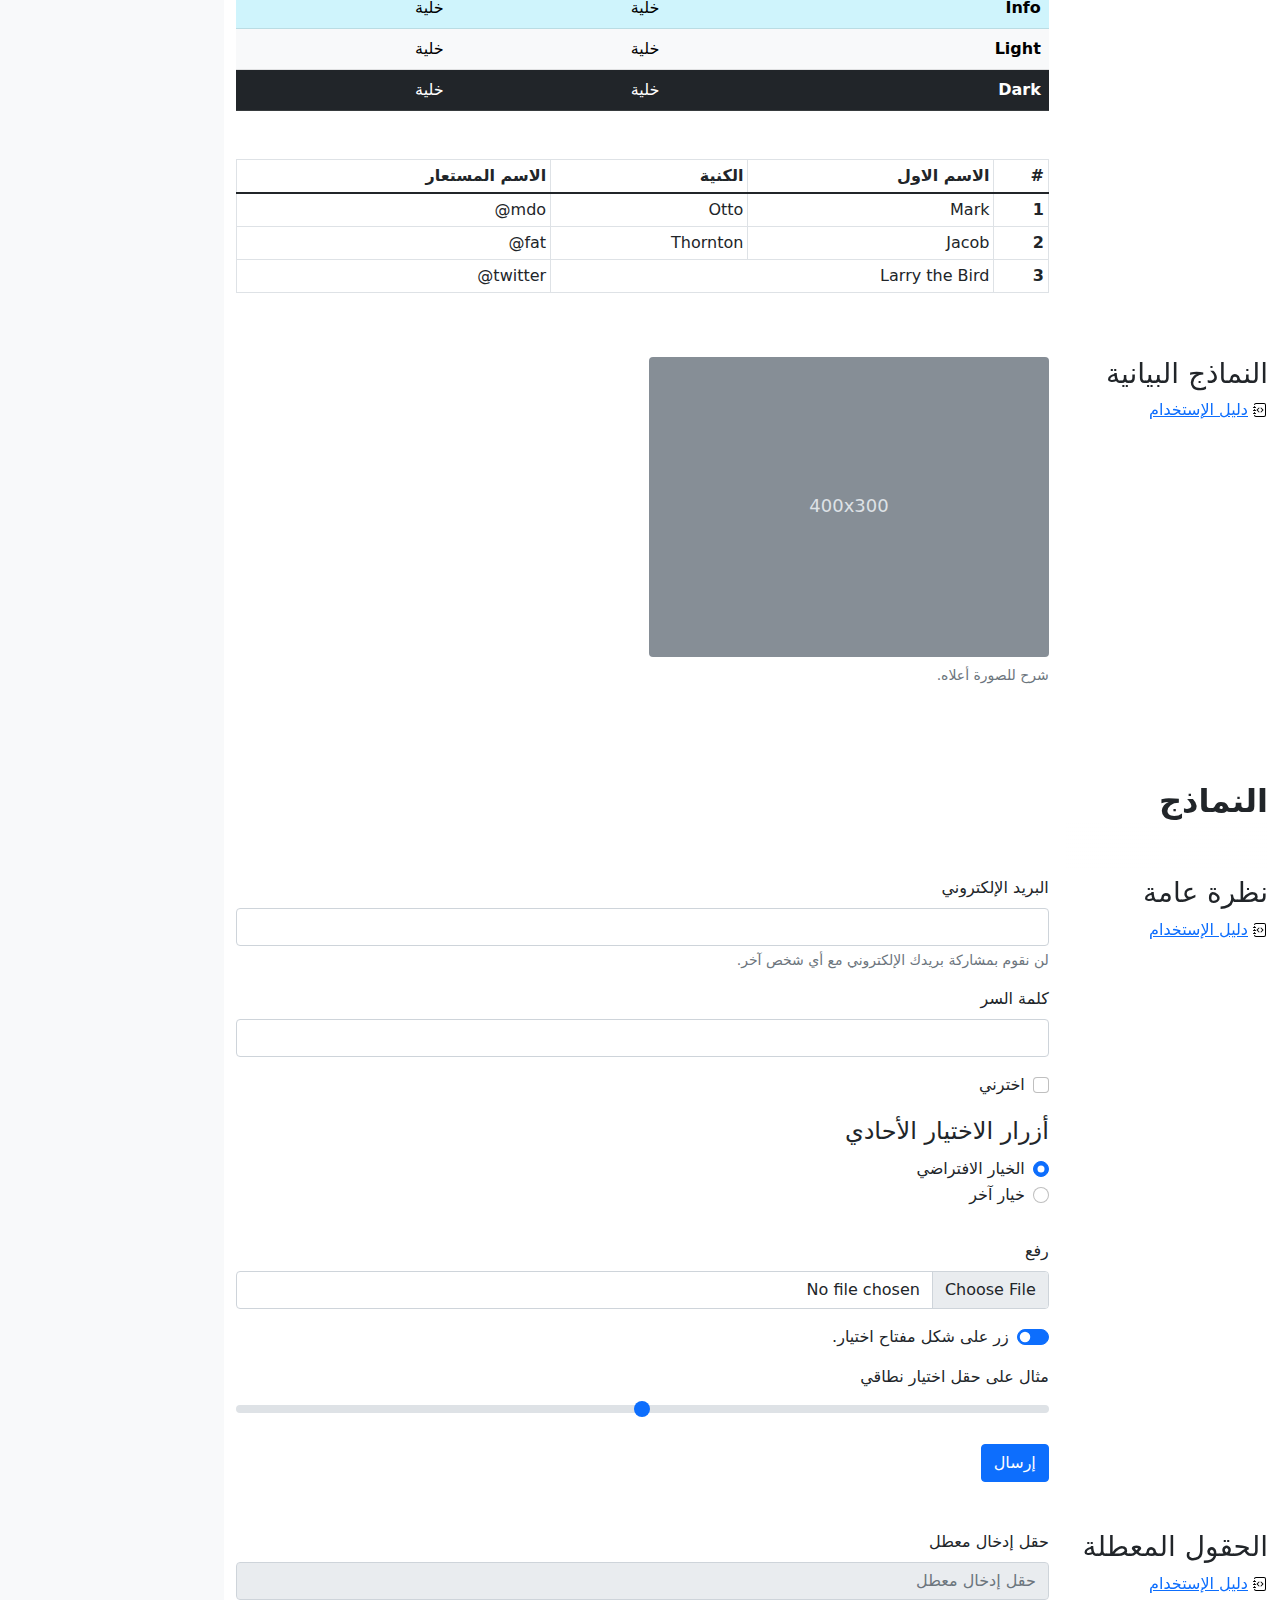
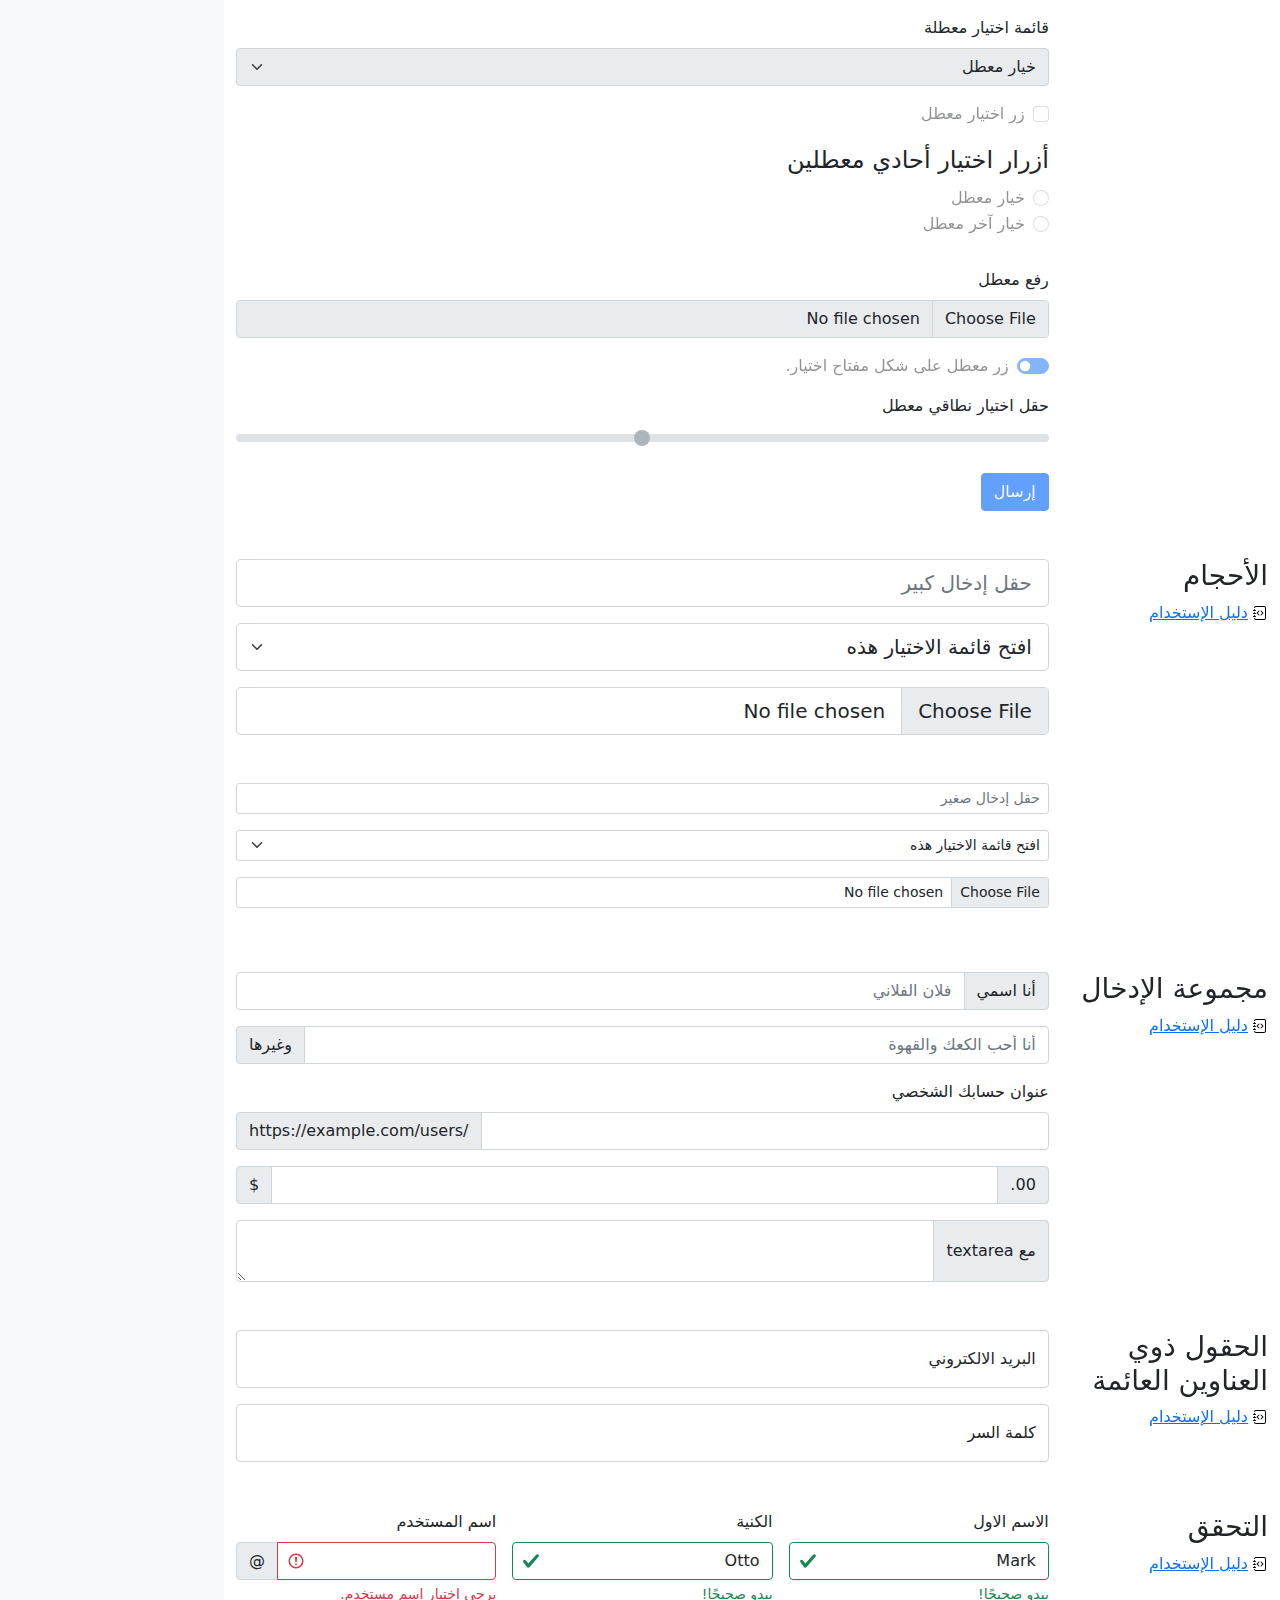
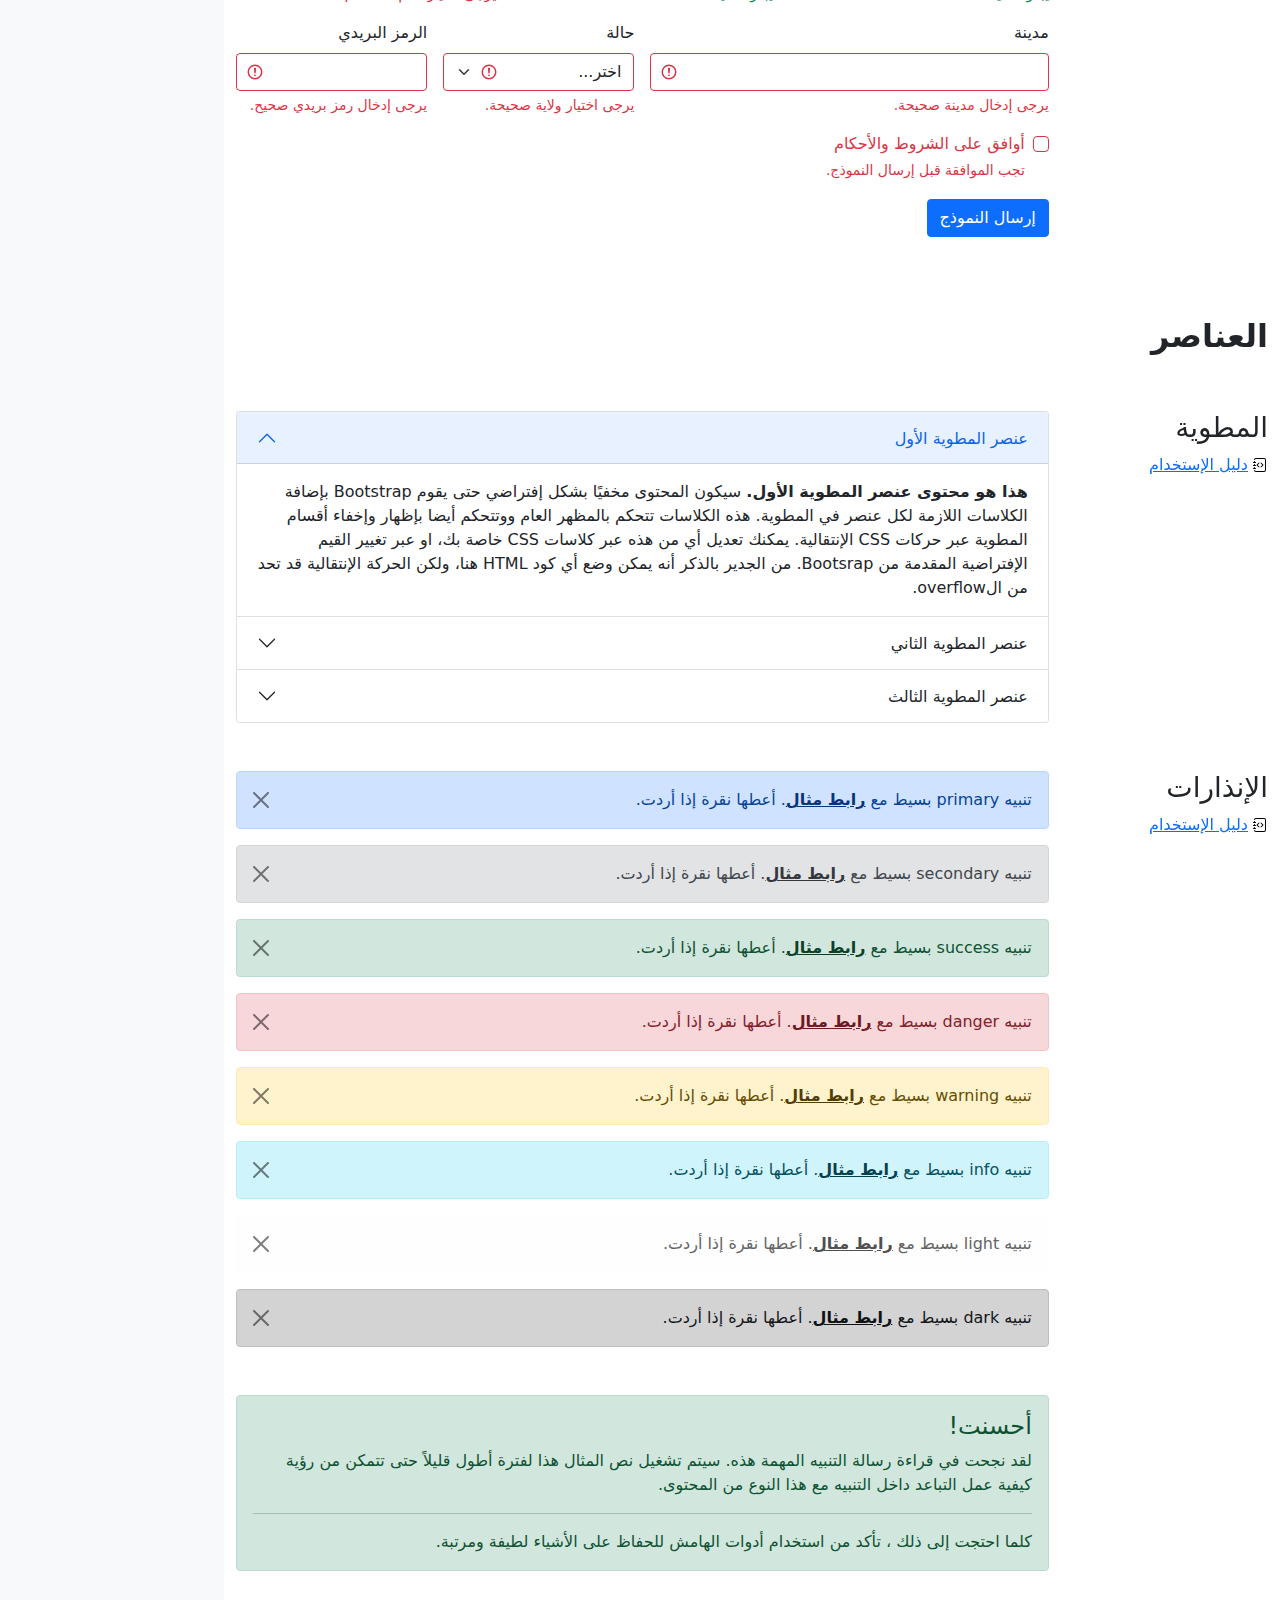
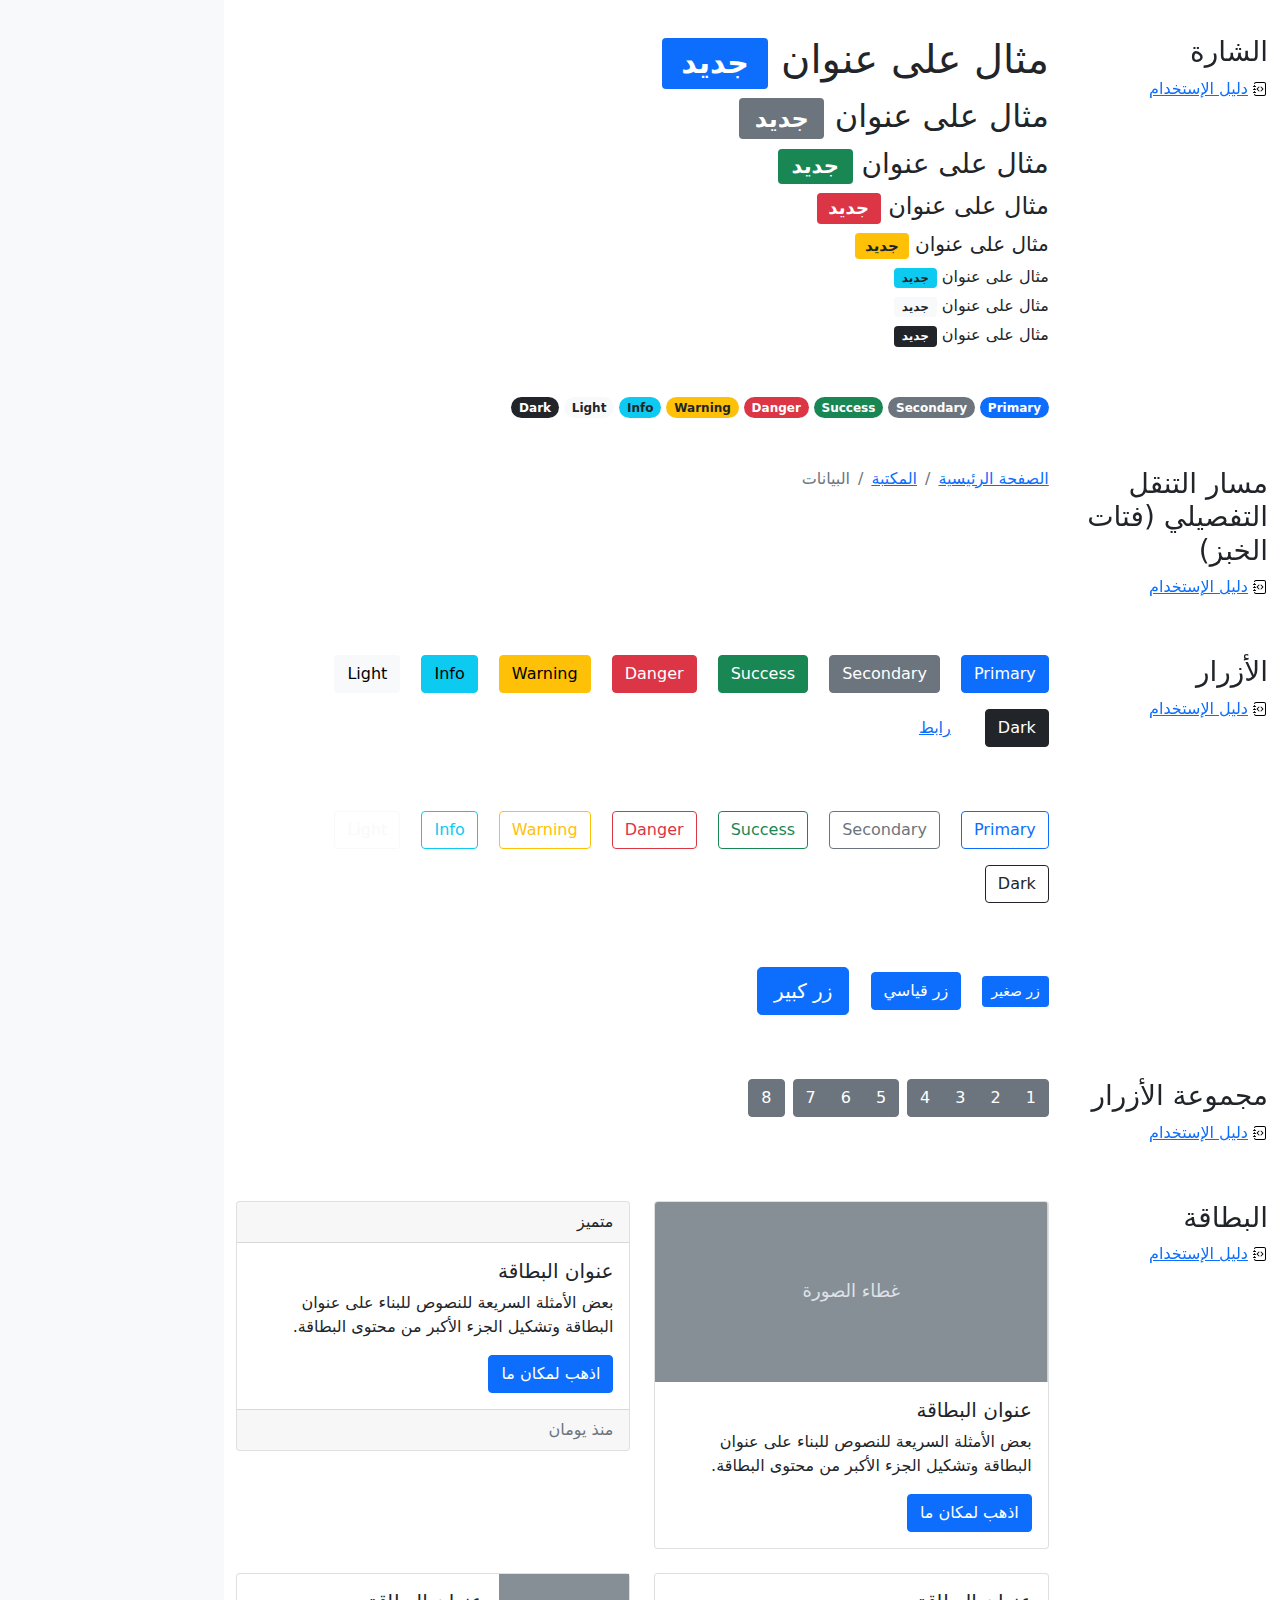
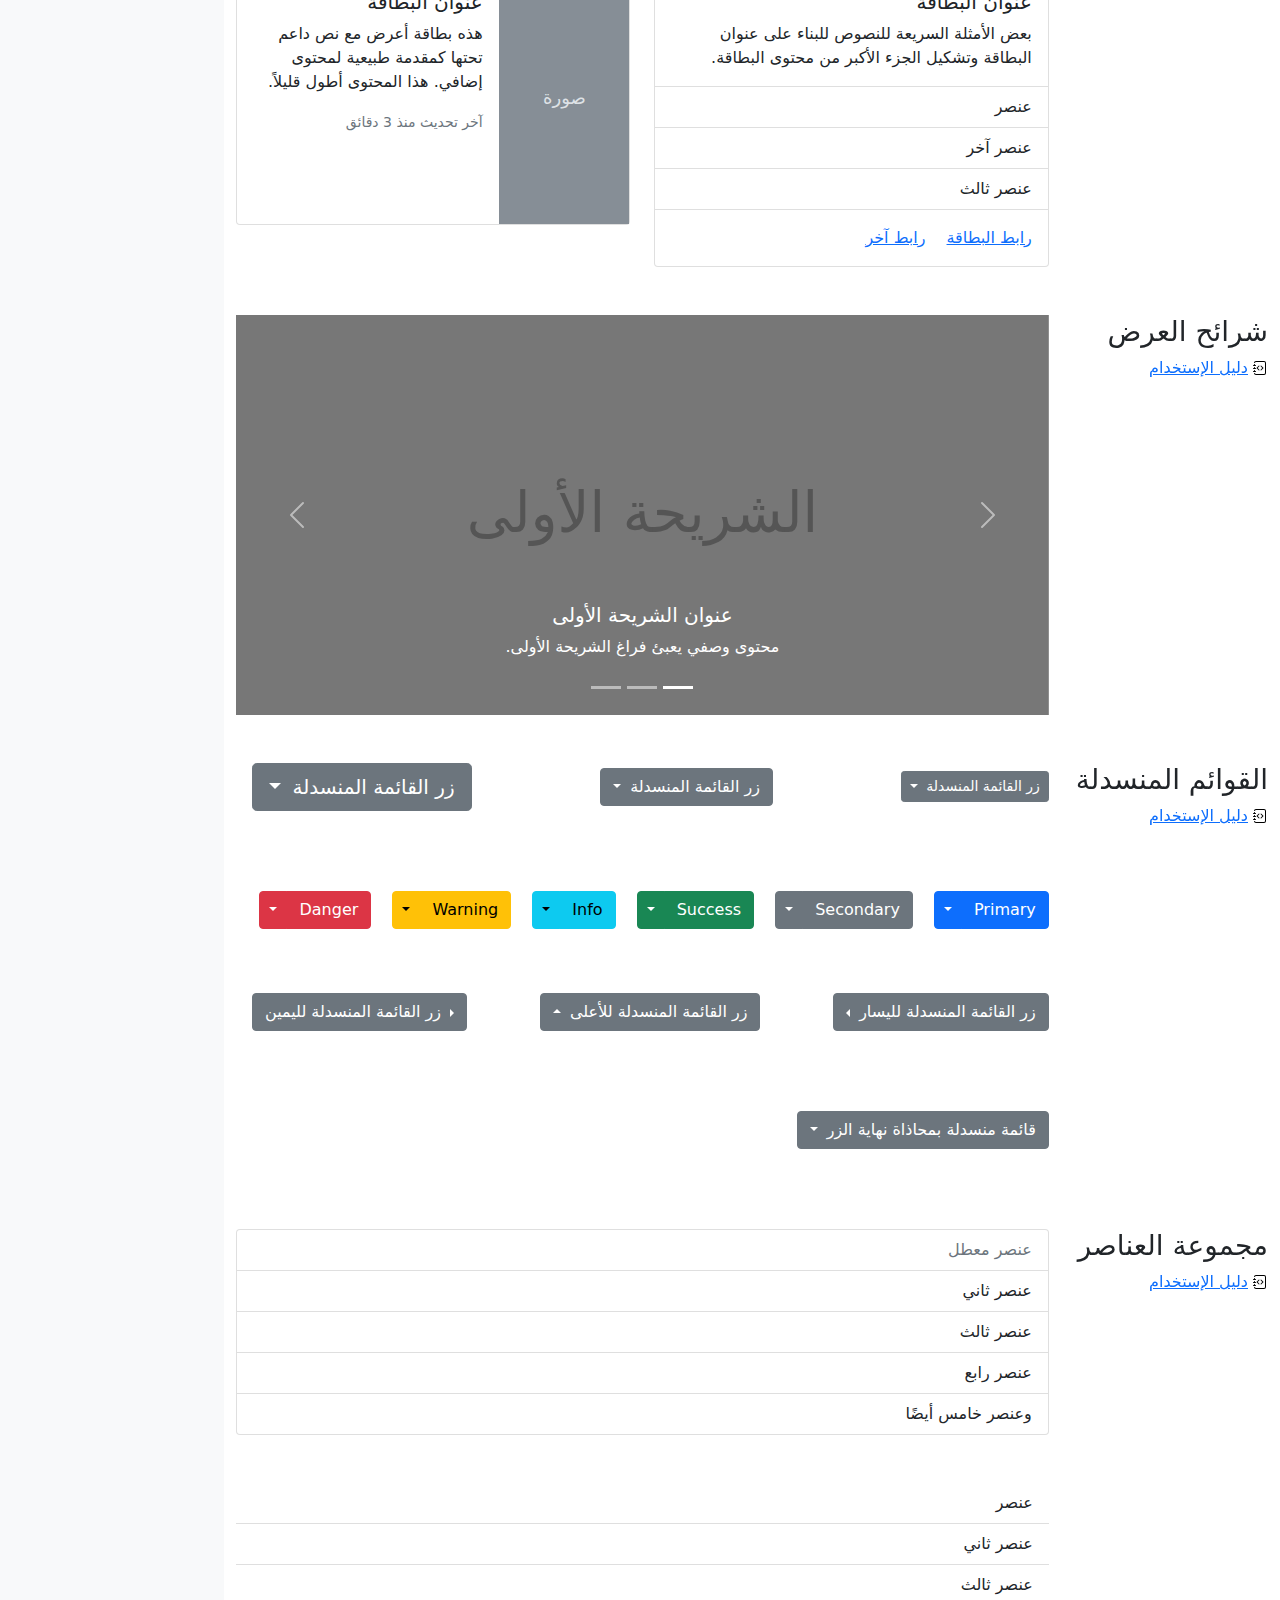
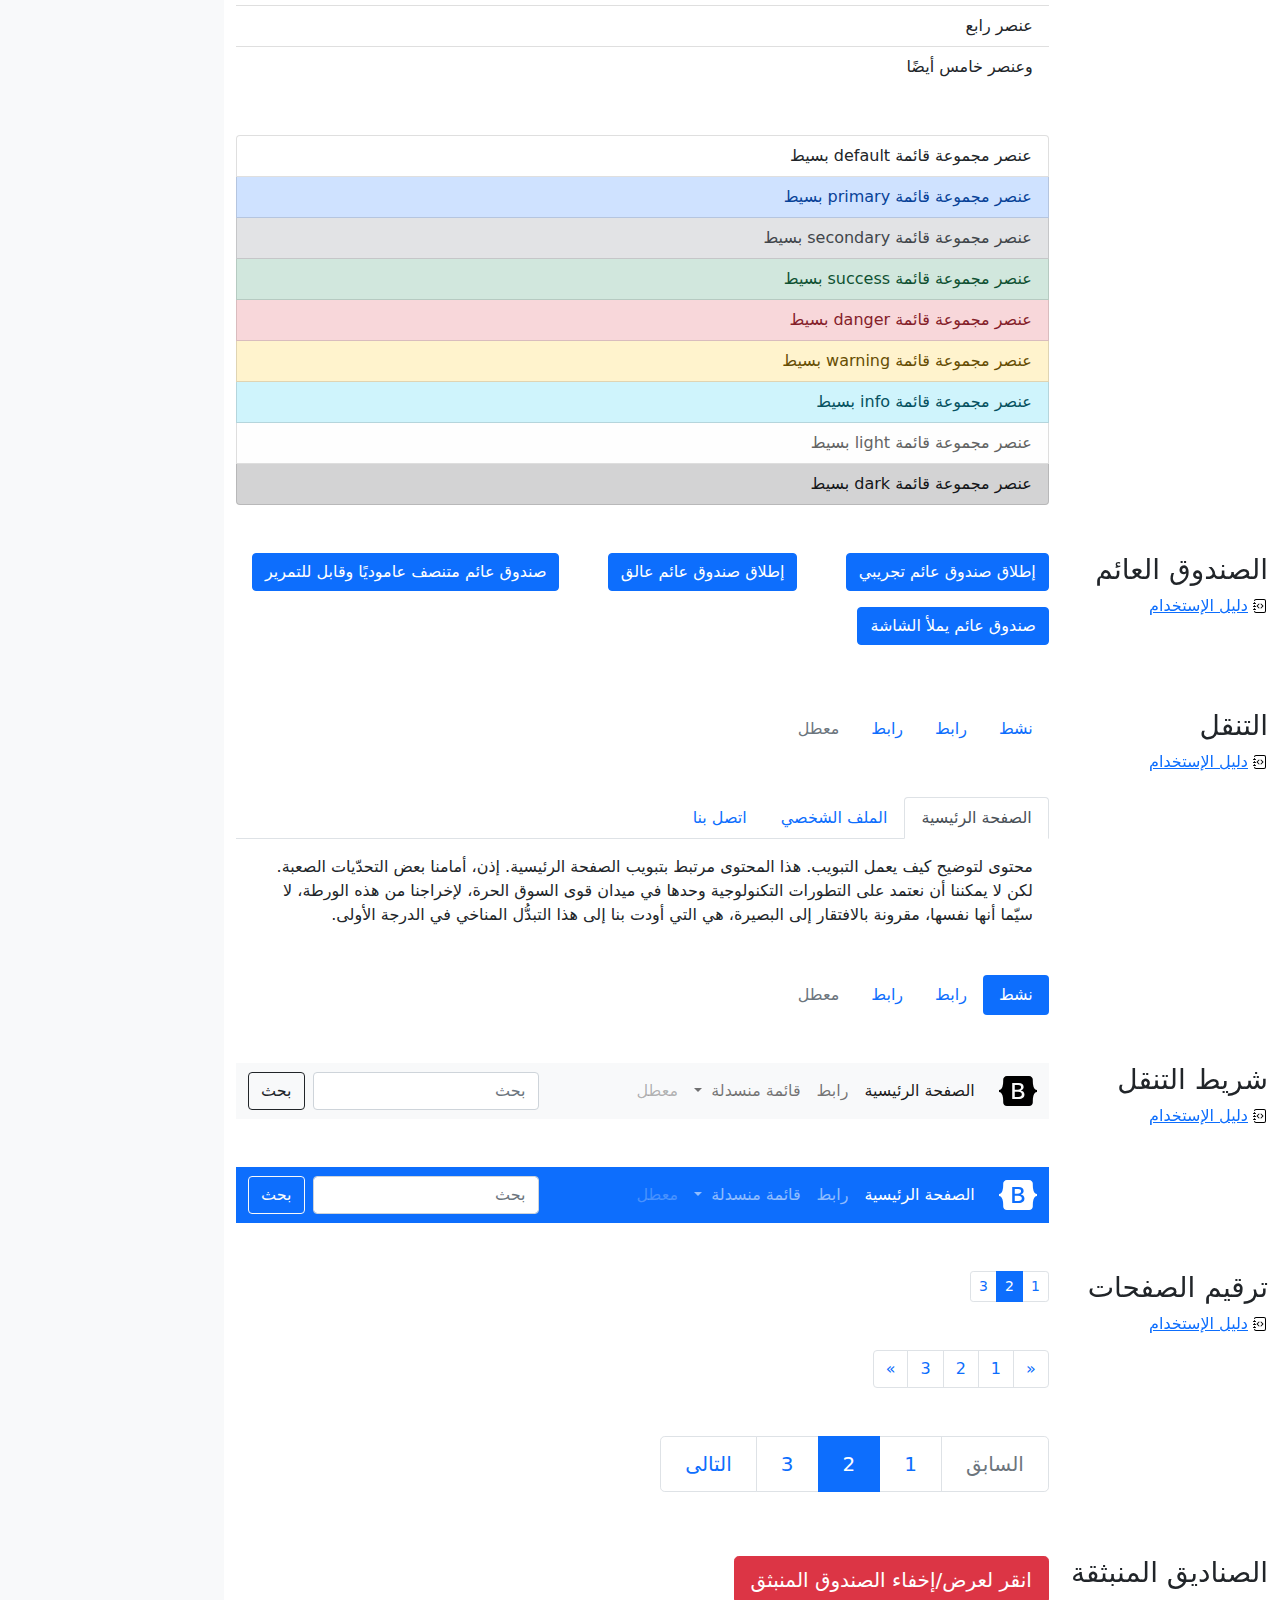
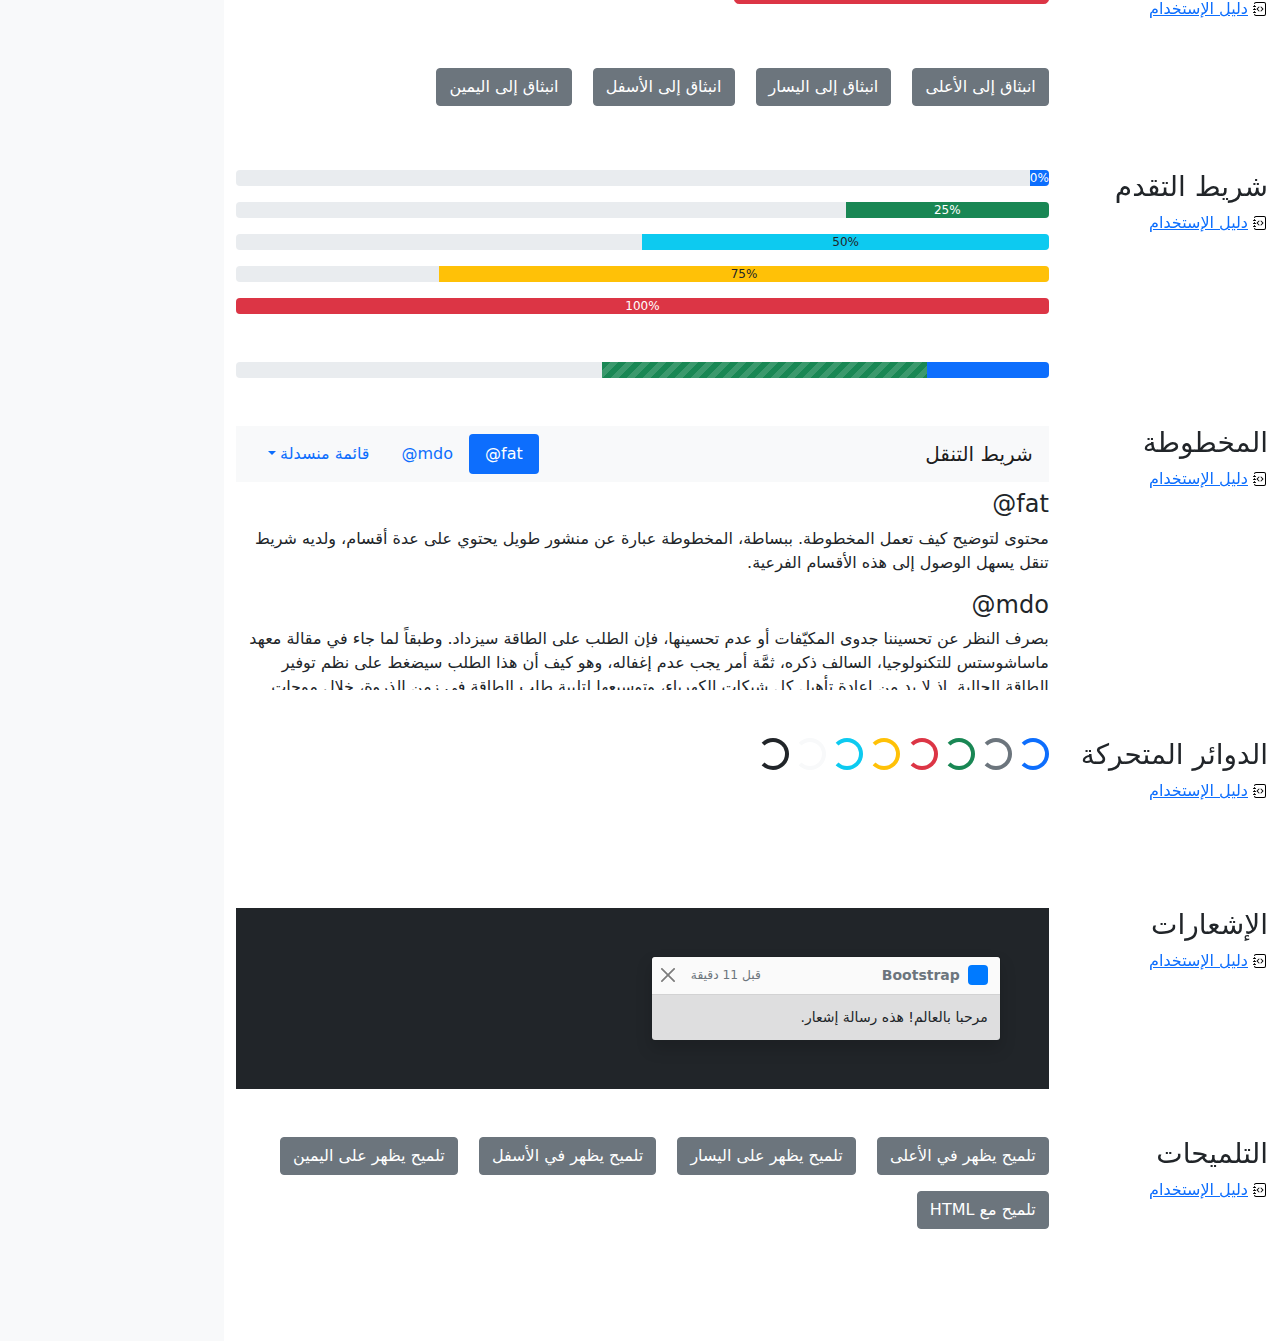
<file: bootstrap-5.1.3-examples/cheatsheet-rtl/index.html>
<!doctype html>
<html lang="ar" dir="rtl">
  <head>
    <meta charset="utf-8">
    <meta name="viewport" content="width=device-width, initial-scale=1">
    <meta name="description" content="">
    <meta name="author" content="Mark Otto, Jacob Thornton, and Bootstrap contributors">
    <meta name="generator" content="Hugo 0.88.1">
    <title>ورقة الغش · Bootstrap v5.1</title>

    <link rel="canonical" href="https://getbootstrap.com/docs/5.1/examples/cheatsheet-rtl/">

    

    <!-- Bootstrap core CSS -->
<link href="../assets/dist/css/bootstrap.rtl.min.css" rel="stylesheet">

    <style>
      .bd-placeholder-img {
        font-size: 1.125rem;
        text-anchor: middle;
        -webkit-user-select: none;
        -moz-user-select: none;
        user-select: none;
      }

      @media (min-width: 768px) {
        .bd-placeholder-img-lg {
          font-size: 3.5rem;
        }
      }
    </style>

    
    <!-- Custom styles for this template -->
    <link href="../cheatsheet/cheatsheet.rtl.css" rel="stylesheet">
  </head>
  <body class="bg-light">
    
<header class="bd-header bg-dark py-3 d-flex align-items-stretch border-bottom border-dark">
  <div class="container-fluid d-flex align-items-center">
    <h1 class="d-flex align-items-center fs-4 text-white mb-0">
      <img src="../assets/brand/bootstrap-logo-white.svg" width="38" height="30" class="me-3" alt="Bootstrap">
      ورقة الغش
    </h1>
    <a href="../examples/cheatsheet/" class="ms-auto link-light" hreflang="en">جدول بيانات LTR</a>
  </div>
</header>
<aside class="bd-aside sticky-xl-top text-muted align-self-start mb-3 mb-xl-5 px-2">
  <h2 class="h6 pt-4 pb-3 mb-4 border-bottom">على هذه الصفحة</h2>
  <nav class="small" id="toc">
    <ul class="list-unstyled">
      <li class="my-2">
        <button class="btn d-inline-flex align-items-center collapsed" data-bs-toggle="collapse" aria-expanded="false" data-bs-target="#contents-collapse" aria-controls="contents-collapse">المحتوى</button>
        <ul class="list-unstyled ps-3 collapse" id="contents-collapse">
          <li><a class="d-inline-flex align-items-center rounded" href="#typography">النصوص</a></li>
          <li><a class="d-inline-flex align-items-center rounded" href="#images">الصور</a></li>
          <li><a class="d-inline-flex align-items-center rounded" href="#tables">الجداول</a></li>
          <li><a class="d-inline-flex align-items-center rounded" href="#figures">النماذج البيانية</a></li>
        </ul>
      </li>
      <li class="my-2">
        <button class="btn d-inline-flex align-items-center collapsed" data-bs-toggle="collapse" aria-expanded="false" data-bs-target="#forms-collapse" aria-controls="forms-collapse">النماذج</button>
        <ul class="list-unstyled ps-3 collapse" id="forms-collapse">
          <li><a class="d-inline-flex align-items-center rounded" href="#overview">نظرة عامة</a></li>
          <li><a class="d-inline-flex align-items-center rounded" href="#disabled-forms">الحقول المعطلة</a></li>
          <li><a class="d-inline-flex align-items-center rounded" href="#sizing">الأحجام</a></li>
          <li><a class="d-inline-flex align-items-center rounded" href="#input-group">مجموعة الإدخال</a></li>
          <li><a class="d-inline-flex align-items-center rounded" href="#floating-labels">الحقول ذوي العناوين العائمة</a></li>
          <li><a class="d-inline-flex align-items-center rounded" href="#validation">التحقق</a></li>
        </ul>
      </li>
      <li class="my-2">
        <button class="btn d-inline-flex align-items-center collapsed" data-bs-toggle="collapse" aria-expanded="false" data-bs-target="#components-collapse" aria-controls="components-collapse">مكونات</button>
        <ul class="list-unstyled ps-3 collapse" id="components-collapse">
          <li><a class="d-inline-flex align-items-center rounded" href="#accordion">المطوية</a></li>
          <li><a class="d-inline-flex align-items-center rounded" href="#alerts">الإنذارات</a></li>
          <li><a class="d-inline-flex align-items-center rounded" href="#badge">الشارة</a></li>
          <li><a class="d-inline-flex align-items-center rounded" href="#breadcrumb">مسار التنقل التفصيلي</a></li>
          <li><a class="d-inline-flex align-items-center rounded" href="#buttons">الأزرار</a></li>
          <li><a class="d-inline-flex align-items-center rounded" href="#button-group">مجموعة الأزرار</a></li>
          <li><a class="d-inline-flex align-items-center rounded" href="#card">البطاقة</a></li>
          <li><a class="d-inline-flex align-items-center rounded" href="#carousel">شرائح العرض</a></li>
          <li><a class="d-inline-flex align-items-center rounded" href="#dropdowns">القوائم المنسدلة</a></li>
          <li><a class="d-inline-flex align-items-center rounded" href="#list-group">مجموعة العناصر</a></li>
          <li><a class="d-inline-flex align-items-center rounded" href="#modal">الصندوق العائم</a></li>
          <li><a class="d-inline-flex align-items-center rounded" href="#navs">التنقل</a></li>
          <li><a class="d-inline-flex align-items-center rounded" href="#navbar">شريط التنقل</a></li>
          <li><a class="d-inline-flex align-items-center rounded" href="#pagination">ترقيم الصفحات</a></li>
          <li><a class="d-inline-flex align-items-center rounded" href="#popovers">الصناديق المنبثقة</a></li>
          <li><a class="d-inline-flex align-items-center rounded" href="#progress">شريط التقدم</a></li>
          <li><a class="d-inline-flex align-items-center rounded" href="#scrollspy">المخطوطة</a></li>
          <li><a class="d-inline-flex align-items-center rounded" href="#spinners">الدوائر المتحركة</a></li>
          <li><a class="d-inline-flex align-items-center rounded" href="#toasts">الإشعارات</a></li>
          <li><a class="d-inline-flex align-items-center rounded" href="#tooltips">التلميحات</a></li>
        </ul>
      </li>
    </ul>
  </nav>
</aside>
<div class="bd-cheatsheet container-fluid bg-body">
  <section id="content">
    <h2 class="sticky-xl-top fw-bold pt-3 pt-xl-5 pb-2 pb-xl-3">المحتوى</h2>

    <article class="my-3" id="typography">
      <div class="bd-heading sticky-xl-top align-self-start mt-5 mb-3 mt-xl-0 mb-xl-2">
        <h3>النصوص</h3>
        <a class="d-flex align-items-center" hreflang="en" href="../content/typography/">دليل الإستخدام</a>
      </div>

      <div>
        <div class="bd-example">
        <p class="display-1">العرض 1</p>
        <p class="display-2">العرض 2</p>
        <p class="display-3">العرض 3</p>
        <p class="display-4">العرض 4</p>
        <p class="display-5">العرض 5</p>
        <p class="display-6">العرض 6</p>
        </div>

        <div class="bd-example">
        <p class="h1">عنوان 1</p>
        <p class="h2">عنوان 2</p>
        <p class="h3">عنوان 3</p>
        <p class="h4">عنوان 4</p>
        <p class="h5">عنوان 5</p>
        <p class="h6">عنوان 6</p>
        </div>

        <div class="bd-example">
        <p class="lead">
          هذه قطعة إملائية متميزة، فهي مصممة لتكون بارزة من بين القطع الإملائية الأخرى.
        </p>
        </div>

        <div class="bd-example">
        <p>يمكنك استخدام تصنيف mark <mark>لتحديد</mark> نص.</p>
        <p><del>من المفترض أن يتم التعامل مع هذا السطر كنص محذوف.</del></p>
        <p><s>من المفترض أن يتم التعامل مع هذا السطر على أنه لم يعد دقيقًا.</s></p>
        <p><ins>من المفترض أن يتم التعامل مع هذا السطر كإضافة إلى المستند.</ins></p>
        <p><u>سيتم عرض النص في هذا السطر كما وتحته خط.</u></p>
        <p><small>من المفترض أن يتم التعامل مع هذا السطر على أنه يحوي تفاصيل صغيرة.</small></p>
        <p><strong>هذا السطر يحوي نص عريض.</strong></p>
        <p><em>هذا السطر يحوي نص مائل.</em></p>
        </div>

        <div class="bd-example">
        <blockquote class="blockquote">
          <p>إقتباس مبهر، موضوع في عنصر blockquote</p>
          <footer class="blockquote-footer">شخص مشهور في <cite title= "عنوان المصدر"> عنوان المصدر </cite></footer>
        </blockquote>
        </div>

        <div class="bd-example">
        <ul class="list-unstyled">
          <li>هذه قائمة عناصر.</li>
          <li>بالرغم من أنها مصممة كي لا تظهر كذلك.</li>
          <li>إلا أنها مجهزة كـ قائمة خلف الكواليس</li>
          <li>هذا التصميم ينطبق فقد على القائمة الرئيسية</li>
          <li>القوائم الفرعية
            <ul>
              <li>لا تتأثر بهذا التصميم</li>
              <li>فهي تظهر عليها علامات الترقيم</li>
              <li>وتحتوي على مساحة فارغة بجوارها</li>
            </ul>
          </li>
          <li>قد يكون هذا التصميم مفيدًا في بعض الأحيان.</li>
        </ul>
        </div>

        <div class="bd-example">
        <ul class="list-inline">
          <li class="list-inline-item">هذا عنصر في قائمة.</li>
          <li class="list-inline-item">وهذا أيضًا.</li>
          <li class="list-inline-item">لكنهم يظهرون متجاورين.</li>
        </ul>
        </div>
      </div>
    </article>
    <article class="my-3" id="images">
      <div class="bd-heading sticky-xl-top align-self-start mt-5 mb-3 mt-xl-0 mb-xl-2">
        <h3>الصور</h3>
        <a class="d-flex align-items-center" hreflang="en" href="../content/images/">دليل الإستخدام</a>
      </div>

      <div>
        <div class="bd-example">
        <svg class="bd-placeholder-img bd-placeholder-img-lg img-fluid" width="100%" height="250" xmlns="http://www.w3.org/2000/svg" role="img" aria-label="Placeholder: صورة مستجيبة" preserveAspectRatio="xMidYMid slice" focusable="false"><title>Placeholder</title><rect width="100%" height="100%" fill="#868e96"/><text x="50%" y="50%" fill="#dee2e6" dy=".3em">صورة مستجيبة</text></svg>

        </div>

        <div class="bd-example">
        <svg class="bd-placeholder-img img-thumbnail" width="200" height="200" xmlns="http://www.w3.org/2000/svg" role="img" aria-label="صورة عنصر نائب مربع عام مع حدود بيضاء حولها ، مما يجعلها تشبه صورة تم التقاطها بكاميرا فورية قديمة: 200x200" preserveAspectRatio="xMidYMid slice" focusable="false"><title>صورة عنصر نائب مربع عام مع حدود بيضاء حولها ، مما يجعلها تشبه صورة تم التقاطها بكاميرا فورية قديمة</title><rect width="100%" height="100%" fill="#868e96"/><text x="50%" y="50%" fill="#dee2e6" dy=".3em">200x200</text></svg>

        </div>
      </div>
    </article>
    <article class="my-3" id="tables">
      <div class="bd-heading sticky-xl-top align-self-start mt-5 mb-3 mt-xl-0 mb-xl-2">
        <h3>الجداول</h3>
        <a class="d-flex align-items-center" hreflang="en" href="../content/tables/">دليل الإستخدام</a>
      </div>

      <div>
        <div class="bd-example">
        <table class="table table-striped">
          <thead>
          <tr>
            <th scope="col">#</th>
            <th scope="col">الاسم الاول</th>
            <th scope="col">الكنية</th>
            <th scope="col">الاسم المستعار</th>
          </tr>
          </thead>
          <tbody>
          <tr>
            <th scope="row">1</th>
            <td>Mark</td>
            <td>Otto</td>
            <td><bdo lang="en" dir="ltr">@mdo</bdo></td>
          </tr>
          <tr>
            <th scope="row">2</th>
            <td>Jacob</td>
            <td>Thornton</td>
            <td><bdo lang="en" dir="ltr">@fat</bdo></td>
          </tr>
          <tr>
            <th scope="row">3</th>
            <td colspan="2">Larry the Bird</td>
            <td><bdo lang="en" dir="ltr">@twitter</bdo></td>
          </tr>
          </tbody>
        </table>
        </div>

        <div class="bd-example">
        <table class="table table-dark table-borderless">
          <thead>
          <tr>
            <th scope="col">#</th>
            <th scope="col">الاسم الاول</th>
            <th scope="col">الكنية</th>
            <th scope="col">الاسم المستعار</th>
          </tr>
          </thead>
          <tbody>
          <tr>
            <th scope="row">1</th>
            <td>Mark</td>
            <td>Otto</td>
            <td><bdo lang="en" dir="ltr">@mdo</bdo></td>
          </tr>
          <tr>
            <th scope="row">2</th>
            <td>Jacob</td>
            <td>Thornton</td>
            <td><bdo lang="en" dir="ltr">@fat</bdo></td>
          </tr>
          <tr>
            <th scope="row">3</th>
            <td colspan="2">Larry the Bird</td>
            <td><bdo lang="en" dir="ltr">@twitter</bdo></td>
          </tr>
          </tbody>
        </table>
        </div>

        <div class="bd-example">
        <table class="table table-hover">
          <thead>
          <tr>
            <th scope="col">Class</th>
            <th scope="col">عنوان</th>
            <th scope="col">عنوان</th>
          </tr>
          </thead>
          <tbody>
          <tr>
            <th scope="row">Default</th>
            <td>خلية</td>
            <td>خلية</td>
          </tr>
          
          <tr class="table-primary">
            <th scope="row">Primary</th>
            <td>خلية</td>
            <td>خلية</td>
          </tr>
          <tr class="table-secondary">
            <th scope="row">Secondary</th>
            <td>خلية</td>
            <td>خلية</td>
          </tr>
          <tr class="table-success">
            <th scope="row">Success</th>
            <td>خلية</td>
            <td>خلية</td>
          </tr>
          <tr class="table-danger">
            <th scope="row">Danger</th>
            <td>خلية</td>
            <td>خلية</td>
          </tr>
          <tr class="table-warning">
            <th scope="row">Warning</th>
            <td>خلية</td>
            <td>خلية</td>
          </tr>
          <tr class="table-info">
            <th scope="row">Info</th>
            <td>خلية</td>
            <td>خلية</td>
          </tr>
          <tr class="table-light">
            <th scope="row">Light</th>
            <td>خلية</td>
            <td>خلية</td>
          </tr>
          <tr class="table-dark">
            <th scope="row">Dark</th>
            <td>خلية</td>
            <td>خلية</td>
          </tr>
          </tbody>
        </table>
        </div>

        <div class="bd-example">
        <table class="table table-sm table-bordered">
          <thead>
          <tr>
            <th scope="col">#</th>
            <th scope="col">الاسم الاول</th>
            <th scope="col">الكنية</th>
            <th scope="col">الاسم المستعار</th>
          </tr>
          </thead>
          <tbody>
          <tr>
            <th scope="row">1</th>
            <td>Mark</td>
            <td>Otto</td>
            <td><bdo lang="en" dir="ltr">@mdo</bdo></td>
          </tr>
          <tr>
            <th scope="row">2</th>
            <td>Jacob</td>
            <td>Thornton</td>
            <td><bdo lang="en" dir="ltr">@fat</bdo></td>
          </tr>
          <tr>
            <th scope="row">3</th>
            <td colspan="2">Larry the Bird</td>
            <td><bdo lang="en" dir="ltr">@twitter</bdo></td>
          </tr>
          </tbody>
        </table>
        </div>
      </div>
    </article>
    <article class="my-3" id="figures">
      <div class="bd-heading sticky-xl-top align-self-start mt-5 mb-3 mt-xl-0 mb-xl-2">
        <h3>النماذج البيانية</h3>
        <a class="d-flex align-items-center" hreflang="en" href="../content/figures/">دليل الإستخدام</a>
      </div>

      <div>
        <div class="bd-example">
        <figure class="figure">
          <svg class="bd-placeholder-img figure-img img-fluid rounded" width="400" height="300" xmlns="http://www.w3.org/2000/svg" role="img" aria-label="Placeholder: 400x300" preserveAspectRatio="xMidYMid slice" focusable="false"><title>Placeholder</title><rect width="100%" height="100%" fill="#868e96"/><text x="50%" y="50%" fill="#dee2e6" dy=".3em">400x300</text></svg>

          <figcaption class="figure-caption">شرح للصورة أعلاه.</figcaption>
        </figure>
        </div>
      </div>
    </article>
  </section>

  <section id="forms">
    <h2 class="sticky-xl-top fw-bold pt-3 pt-xl-5 pb-2 pb-xl-3">النماذج</h2>

    <article class="my-3" id="overview">
      <div class="bd-heading sticky-xl-top align-self-start mt-5 mb-3 mt-xl-0 mb-xl-2">
        <h3>نظرة عامة</h3>
        <a class="d-flex align-items-center" hreflang="en" href="../forms/overview/">دليل الإستخدام</a>
      </div>

      <div>
        <div class="bd-example">
        <form>
          <div class="mb-3">
            <label for="exampleInputEmail1" class="form-label">البريد الإلكتروني</label>
            <input type="email" class="form-control" id="exampleInputEmail1" aria-describedby="emailHelp">
            <div id="emailHelp" class="form-text">لن نقوم بمشاركة بريدك الإلكتروني مع أي شخص آخر.</div>
          </div>
          <div class="mb-3">
            <label for="exampleInputPassword1" class="form-label">كلمة السر</label>
            <input type="password" class="form-control" id="exampleInputPassword1">
          </div>
          <div class="mb-3 form-check">
            <input type="checkbox" class="form-check-input" id="exampleCheck1">
            <label class="form-check-label" for="exampleCheck1">اخترني</label>
          </div>
          <fieldset class="mb-3">
            <legend>أزرار الاختيار الأحادي</legend>
            <div class="form-check">
              <input type="radio" name="radios" class="form-check-input" id="exampleRadio1" checked>
              <label class="form-check-label" for="exampleRadio1">الخيار الافتراضي</label>
            </div>
            <div class="mb-3 form-check">
              <input type="radio" name="radios" class="form-check-input" id="exampleRadio2">
              <label class="form-check-label" for="exampleRadio2">خيار آخر</label>
            </div>
          </fieldset>
          <div class="mb-3">
            <label class="form-label" for="customFile">رفع</label>
            <input type="file" class="form-control" id="customFile">
          </div>
          <div class="mb-3 form-check form-switch">
            <input class="form-check-input" type="checkbox" role="switch" id="flexSwitchCheckChecked" checked>
            <label class="form-check-label" for="flexSwitchCheckChecked">زر على شكل مفتاح اختيار.</label>
          </div>
          <div class="mb-3">
            <label for="customRange3" class="form-label">مثال على حقل اختيار نطاقي</label>
            <input type="range" class="form-range" min="0" max="5" step="0.5" id="customRange3">
          </div>
          <button type="submit" class="btn btn-primary">إرسال</button>
        </form>
        </div>
      </div>
    </article>
    <article class="my-3" id="disabled-forms">
      <div class="bd-heading sticky-xl-top align-self-start mt-5 mb-3 mt-xl-0 mb-xl-2">
        <h3>الحقول المعطلة</h3>
        <a class="d-flex align-items-center" hreflang="en" href="../forms/overview/#disabled-forms">دليل الإستخدام</a>
      </div>

      <div>
        <div class="bd-example">
        <form>
          <fieldset disabled aria-label="مثال على مجموعة الحقول المعطلة">
            <div class="mb-3">
              <label for="disabledTextInput" class="form-label">حقل إدخال معطل</label>
              <input type="text" id="disabledTextInput" class="form-control" placeholder="حقل إدخال معطل">
            </div>
            <div class="mb-3">
              <label for="disabledSelect" class="form-label">قائمة اختيار معطلة</label>
              <select id="disabledSelect" class="form-select">
                <option>خيار معطل</option>
              </select>
            </div>
            <div class="mb-3">
              <div class="form-check">
                <input class="form-check-input" type="checkbox" id="disabledFieldsetCheck" disabled>
                <label class="form-check-label" for="disabledFieldsetCheck">
                  زر اختيار معطل
                </label>
              </div>
            </div>
            <fieldset class="mb-3">
              <legend>أزرار اختيار أحادي معطلين</legend>
              <div class="form-check">
                <input type="radio" name="radios" class="form-check-input" id="disabledRadio1" disabled>
                <label class="form-check-label" for="disabledRadio1">خيار معطل</label>
              </div>
              <div class="mb-3 form-check">
                <input type="radio" name="radios" class="form-check-input" id="disabledRadio2" disabled>
                <label class="form-check-label" for="disabledRadio2">خيار آخر معطل</label>
              </div>
            </fieldset>
            <div class="mb-3">
              <label class="form-label" for="disabledCustomFile">رفع معطل</label>
              <input type="file" class="form-control" id="disabledCustomFile" disabled>
            </div>
            <div class="mb-3 form-check form-switch">
              <input class="form-check-input" type="checkbox" role="switch" id="disabledSwitchCheckChecked" checked disabled>
              <label class="form-check-label" for="disabledSwitchCheckChecked">زر معطل على شكل مفتاح اختيار.</label>
            </div>
            <div class="mb-3">
              <label for="disabledRange" class="form-label">حقل اختيار نطاقي معطل</label>
              <input type="range" class="form-range" min="0" max="5" step="0.5" id="disabledRange">
            </div>
            <button type="submit" class="btn btn-primary">إرسال</button>
          </fieldset>
        </form>
        </div>
      </div>
    </article>
    <article class="my-3" id="sizing">
      <div class="bd-heading sticky-xl-top align-self-start mt-5 mb-3 mt-xl-0 mb-xl-2">
        <h3>الأحجام</h3>
        <a class="d-flex align-items-center" hreflang="en" href="../forms/form-control/#sizing">دليل الإستخدام</a>
      </div>

      <div>
        <div class="bd-example">
        <div class="mb-3">
          <input class="form-control form-control-lg" type="text" placeholder="حقل إدخال كبير" aria-label=".form-control-lg مثال">
        </div>
        <div class="mb-3">
          <select class="form-select form-select-lg mb-3" aria-label=".form-select-lg مثال">
            <option selected>افتح قائمة الاختيار هذه</option>
            <option value="1">واحد</option>
            <option value="2">اثنان</option>
            <option value="3">ثلاثة</option>
          </select>
        </div>
        <div class="mb-3">
          <input type="file" class="form-control form-control-lg" aria-label="مثال على إدخال ملف كبير">
        </div>
        </div>

        <div class="bd-example">
        <div class="mb-3">
          <input class="form-control form-control-sm" type="text" placeholder="حقل إدخال صغير" aria-label=".form-control-sm مثال">
        </div>
        <div class="mb-3">
          <select class="form-select form-select-sm" aria-label=".form-select-sm مثال">
            <option selected>افتح قائمة الاختيار هذه</option>
            <option value="1">واحد</option>
            <option value="2">اثنان</option>
            <option value="3">ثلاثة</option>
          </select>
        </div>
        <div class="mb-3">
          <input type="file" class="form-control form-control-sm" aria-label="مثال على إدخال ملف صغير">
        </div>
        </div>
      </div>
    </article>
    <article class="my-3" id="input-group">
      <div class="bd-heading sticky-xl-top align-self-start mt-5 mb-3 mt-xl-0 mb-xl-2">
        <h3>مجموعة الإدخال</h3>
        <a class="d-flex align-items-center" hreflang="en" href="../forms/input-group/">دليل الإستخدام</a>
      </div>

      <div>
        <div class="bd-example">
        <div class="input-group mb-3">
          <span class="input-group-text" id="basic-addon1">أنا اسمي</span>
          <input type="text" class="form-control" placeholder="فلان الفلاني" aria-label="الاسم" aria-describedby="basic-addon1">
        </div>
        <div class="input-group mb-3">
          <input type="text" class="form-control" placeholder="أنا أحب الكعك والقهوة" aria-label="الطعام المفضل" aria-describedby="basic-addon2">
          <span class="input-group-text" id="basic-addon2">وغيرها</span>
        </div>
        <label for="basic-url" class="form-label">عنوان حسابك الشخصي</label>
        <div class="input-group mb-3">
          <input type="text" class="form-control" id="basic-url" aria-describedby="basic-addon3">
          <span class="input-group-text" id="basic-addon3"><bdo lang="en" dir="ltr">https://example.com/users/</bdo></span>
        </div>
        <div class="input-group mb-3">
          <span class="input-group-text"><bdo lang="en" dir="ltr">.00</bdo></span>
          <input type="text" class="form-control" aria-label="المبلغ (لأقرب دولار)">
          <span class="input-group-text">$</span>
        </div>
        <div class="input-group">
          <span class="input-group-text">مع textarea</span>
          <textarea class="form-control" aria-label="مع textarea"></textarea>
        </div>
        </div>
      </div>
    </article>
    <article class="my-3" id="floating-labels">
      <div class="bd-heading sticky-xl-top align-self-start mt-5 mb-3 mt-xl-0 mb-xl-2">
        <h3>الحقول ذوي العناوين العائمة</h3>
        <a class="d-flex align-items-center" href="../forms/floating-labels/">دليل الإستخدام</a>
      </div>

      <div>
        <div class="bd-example">
        <form>
          <div class="form-floating mb-3">
            <input type="email" class="form-control" id="floatingInput" placeholder="name@example.com">
            <label for="floatingInput">البريد الالكتروني</label>
          </div>
          <div class="form-floating">
            <input type="password" class="form-control" id="floatingPassword" placeholder="كلمة السر">
            <label for="floatingPassword">كلمة السر</label>
          </div>
        </form>
        </div>
      </div>
    </article>
    <article class="my-3" id="validation">
      <div class="bd-heading sticky-xl-top align-self-start mt-5 mb-3 mt-xl-0 mb-xl-2">
        <h3>التحقق</h3>
        <a class="d-flex align-items-center" hreflang="en" href="../forms/validation/">دليل الإستخدام</a>
      </div>

      <div>
        <div class="bd-example">
        <form class="row g-3">
          <div class="col-md-4">
            <label for="validationServer01" class="form-label">الاسم الاول</label>
            <input type="text" class="form-control is-valid" id="validationServer01" value="Mark" required>
            <div class="valid-feedback">
              يبدو صحيحًا!
            </div>
          </div>
          <div class="col-md-4">
            <label for="validationServer02" class="form-label">الكنية</label>
            <input type="text" class="form-control is-valid" id="validationServer02" value="Otto" required>
            <div class="valid-feedback">
              يبدو صحيحًا!
            </div>
          </div>
          <div class="col-md-4">
            <label for="validationServerUsername" class="form-label">اسم المستخدم</label>
            <div class="input-group has-validation">
              <input type="text" class="form-control is-invalid" id="validationServerUsername" aria-describedby="inputGroupPrepend3" required>
              <span class="input-group-text" id="inputGroupPrepend3">@</span>
              <div class="invalid-feedback">
                يرجى اختيار اسم مستخدم.
              </div>
            </div>
          </div>
          <div class="col-md-6">
            <label for="validationServer03" class="form-label">مدينة</label>
            <input type="text" class="form-control is-invalid" id="validationServer03" required>
            <div class="invalid-feedback">
              يرجى إدخال مدينة صحيحة.
            </div>
          </div>
          <div class="col-md-3">
            <label for="validationServer04" class="form-label">حالة</label>
            <select class="form-select is-invalid" id="validationServer04" required>
              <option selected disabled value="">اختر...</option>
              <option>...</option>
            </select>
            <div class="invalid-feedback">
              يرجى اختيار ولاية صحيحة.
            </div>
          </div>
          <div class="col-md-3">
            <label for="validationServer05" class="form-label">الرمز البريدي</label>
            <input type="text" class="form-control is-invalid" id="validationServer05" required>
            <div class="invalid-feedback">
              يرجى إدخال رمز بريدي صحيح.
            </div>
          </div>
          <div class="col-12">
            <div class="form-check">
              <input class="form-check-input is-invalid" type="checkbox" value="" id="invalidCheck3" required>
              <label class="form-check-label" for="invalidCheck3">
                أوافق على الشروط والأحكام
              </label>
              <div class="invalid-feedback">
                تجب الموافقة قبل إرسال النموذج.
              </div>
            </div>
          </div>
          <div class="col-12">
            <button class="btn btn-primary" type="submit">إرسال النموذج</button>
          </div>
        </form>
        </div>
      </div>
    </article>
  </section>

  <section id="components">
    <h2 class="sticky-xl-top fw-bold pt-3 pt-xl-5 pb-2 pb-xl-3">العناصر</h2>

    <article class="my-3" id="accordion">
      <div class="bd-heading sticky-xl-top align-self-start mt-5 mb-3 mt-xl-0 mb-xl-2">
        <h3>المطوية</h3>
        <a class="d-flex align-items-center" hreflang="en" href="../components/accordion/">دليل الإستخدام</a>
      </div>

      <div>
        <div class="bd-example">
        <div class="accordion" id="accordionExample">
          <div class="accordion-item">
            <h4 class="accordion-header" id="headingOne">
              <button class="accordion-button" type="button" data-bs-toggle="collapse" data-bs-target="#collapseOne" aria-expanded="true" aria-controls="collapseOne">
                عنصر المطوية الأول
              </button>
            </h4>
            <div id="collapseOne" class="accordion-collapse collapse show" aria-labelledby="headingOne" data-bs-parent="#accordionExample">
              <div class="accordion-body">
                <strong>هذا هو محتوى عنصر المطوية الأول.</strong> سيكون المحتوى مخفيًا بشكل إفتراضي حتى يقوم Bootstrap بإضافة الكلاسات اللازمة لكل عنصر في المطوية. هذه الكلاسات تتحكم بالمظهر العام ووتتحكم أيضا بإظهار وإخفاء أقسام المطوية عبر حركات CSS الإنتقالية. يمكنك تعديل أي من هذه عبر كلاسات CSS خاصة بك، او عبر تغيير القيم الإفتراضية المقدمة من Bootsrap. من الجدير بالذكر أنه يمكن وضع أي كود HTML هنا، ولكن الحركة الإنتقالية قد تحد من الoverflow.
              </div>
            </div>
          </div>
          <div class="accordion-item">
            <h4 class="accordion-header" id="headingTwo">
              <button class="accordion-button collapsed" type="button" data-bs-toggle="collapse" data-bs-target="#collapseTwo" aria-expanded="false" aria-controls="collapseTwo">
                عنصر المطوية الثاني
              </button>
            </h4>
            <div id="collapseTwo" class="accordion-collapse collapse" aria-labelledby="headingTwo" data-bs-parent="#accordionExample">
              <div class="accordion-body">
                <strong>هذا هو محتوى عنصر المطوية الثاني.</strong> سيكون المحتوى مخفيًا بشكل إفتراضي حتى يقوم Bootstrap بإضافة الكلاسات اللازمة لكل عنصر في المطوية. هذه الكلاسات تتحكم بالمظهر العام ووتتحكم أيضا بإظهار وإخفاء أقسام المطوية عبر حركات CSS الإنتقالية. يمكنك تعديل أي من هذه عبر كلاسات CSS خاصة بك، او عبر تغيير القيم الإفتراضية المقدمة من Bootsrap. من الجدير بالذكر أنه يمكن وضع أي كود HTML هنا، ولكن الحركة الإنتقالية قد تحد من الoverflow.
              </div>
            </div>
          </div>
          <div class="accordion-item">
            <h4 class="accordion-header" id="headingThree">
              <button class="accordion-button collapsed" type="button" data-bs-toggle="collapse" data-bs-target="#collapseThree" aria-expanded="false" aria-controls="collapseThree">
                عنصر المطوية الثالث
              </button>
            </h4>
            <div id="collapseThree" class="accordion-collapse collapse" aria-labelledby="headingThree" data-bs-parent="#accordionExample">
              <div class="accordion-body">
                <strong>هذا هو محتوى عنصر المطوية الثالث.</strong> سيكون المحتوى مخفيًا بشكل إفتراضي حتى يقوم Bootstrap بإضافة الكلاسات اللازمة لكل عنصر في المطوية. هذه الكلاسات تتحكم بالمظهر العام ووتتحكم أيضا بإظهار وإخفاء أقسام المطوية عبر حركات CSS الإنتقالية. يمكنك تعديل أي من هذه عبر كلاسات CSS خاصة بك، او عبر تغيير القيم الإفتراضية المقدمة من Bootsrap. من الجدير بالذكر أنه يمكن وضع أي كود HTML هنا، ولكن الحركة الإنتقالية قد تحد من الoverflow.
              </div>
            </div>
          </div>
        </div>
        </div>
      </div>
    </article>
    <article class="my-3" id="alerts">
      <div class="bd-heading sticky-xl-top align-self-start mt-5 mb-3 mt-xl-0 mb-xl-2">
        <h3>الإنذارات</h3>
        <a class="d-flex align-items-center" hreflang="en" href="../components/alerts/">دليل الإستخدام</a>
      </div>

      <div>
        <div class="bd-example">
        
        <div class="alert alert-primary alert-dismissible fade show" role="alert">
          تنبيه primary بسيط مع <a href="#" class="alert-link">رابط مثال</a>. أعطها نقرة إذا أردت.
          <button type="button" class="btn-close" data-bs-dismiss="alert" aria-label="قريب"></button>
        </div>
        <div class="alert alert-secondary alert-dismissible fade show" role="alert">
          تنبيه secondary بسيط مع <a href="#" class="alert-link">رابط مثال</a>. أعطها نقرة إذا أردت.
          <button type="button" class="btn-close" data-bs-dismiss="alert" aria-label="قريب"></button>
        </div>
        <div class="alert alert-success alert-dismissible fade show" role="alert">
          تنبيه success بسيط مع <a href="#" class="alert-link">رابط مثال</a>. أعطها نقرة إذا أردت.
          <button type="button" class="btn-close" data-bs-dismiss="alert" aria-label="قريب"></button>
        </div>
        <div class="alert alert-danger alert-dismissible fade show" role="alert">
          تنبيه danger بسيط مع <a href="#" class="alert-link">رابط مثال</a>. أعطها نقرة إذا أردت.
          <button type="button" class="btn-close" data-bs-dismiss="alert" aria-label="قريب"></button>
        </div>
        <div class="alert alert-warning alert-dismissible fade show" role="alert">
          تنبيه warning بسيط مع <a href="#" class="alert-link">رابط مثال</a>. أعطها نقرة إذا أردت.
          <button type="button" class="btn-close" data-bs-dismiss="alert" aria-label="قريب"></button>
        </div>
        <div class="alert alert-info alert-dismissible fade show" role="alert">
          تنبيه info بسيط مع <a href="#" class="alert-link">رابط مثال</a>. أعطها نقرة إذا أردت.
          <button type="button" class="btn-close" data-bs-dismiss="alert" aria-label="قريب"></button>
        </div>
        <div class="alert alert-light alert-dismissible fade show" role="alert">
          تنبيه light بسيط مع <a href="#" class="alert-link">رابط مثال</a>. أعطها نقرة إذا أردت.
          <button type="button" class="btn-close" data-bs-dismiss="alert" aria-label="قريب"></button>
        </div>
        <div class="alert alert-dark alert-dismissible fade show" role="alert">
          تنبيه dark بسيط مع <a href="#" class="alert-link">رابط مثال</a>. أعطها نقرة إذا أردت.
          <button type="button" class="btn-close" data-bs-dismiss="alert" aria-label="قريب"></button>
        </div>
        </div>

        <div class="bd-example">
        <div class="alert alert-success" role="alert">
          <h4 class="alert-heading">أحسنت!</h4>
          <p>لقد نجحت في قراءة رسالة التنبيه المهمة هذه. سيتم تشغيل نص المثال هذا لفترة أطول قليلاً حتى تتمكن من رؤية كيفية عمل التباعد داخل التنبيه مع هذا النوع من المحتوى.</p>
          <hr>
          <p class="mb-0">كلما احتجت إلى ذلك ، تأكد من استخدام أدوات الهامش للحفاظ على الأشياء لطيفة ومرتبة.</p>
        </div>
        </div>
      </div>
    </article>
    <article class="my-3" id="badge">
      <div class="bd-heading sticky-xl-top align-self-start mt-5 mb-3 mt-xl-0 mb-xl-2">
        <h3>الشارة</h3>
        <a class="d-flex align-items-center" hreflang="en" href="../components/badge/">دليل الإستخدام</a>
      </div>

      <div>
        <div class="bd-example">
        <p class="h1">مثال على عنوان <span class="badge bg-primary">جديد</span></p>
        <p class="h2">مثال على عنوان <span class="badge bg-secondary">جديد</span></p>
        <p class="h3">مثال على عنوان <span class="badge bg-success">جديد</span></p>
        <p class="h4">مثال على عنوان <span class="badge bg-danger">جديد</span></p>
        <p class="h5">مثال على عنوان <span class="badge bg-warning text-dark">جديد</span></p>
        <p class="h6">مثال على عنوان <span class="badge bg-info text-dark">جديد</span></p>
        <p class="h6">مثال على عنوان <span class="badge bg-light text-dark">جديد</span></p>
        <p class="h6">مثال على عنوان <span class="badge bg-dark">جديد</span></p>
        </div>

        <div class="bd-example">
        
        <span class="badge rounded-pill bg-primary">Primary</span>
        <span class="badge rounded-pill bg-secondary">Secondary</span>
        <span class="badge rounded-pill bg-success">Success</span>
        <span class="badge rounded-pill bg-danger">Danger</span>
        <span class="badge rounded-pill bg-warning text-dark">Warning</span>
        <span class="badge rounded-pill bg-info text-dark">Info</span>
        <span class="badge rounded-pill bg-light text-dark">Light</span>
        <span class="badge rounded-pill bg-dark">Dark</span>
        </div>
      </div>
    </article>
    <article class="my-3" id="breadcrumb">
      <div class="bd-heading sticky-xl-top align-self-start mt-5 mb-3 mt-xl-0 mb-xl-2">
        <h3>مسار التنقل التفصيلي (فتات الخبز)</h3>
        <a class="d-flex align-items-center" hreflang="en" href="../components/breadcrumb/">دليل الإستخدام</a>
      </div>

      <div>
        <div class="bd-example">
        <nav aria-label="فتات الخبز">
          <ol class="breadcrumb">
            <li class="breadcrumb-item"><a href="#">الصفحة الرئيسية</a></li>
            <li class="breadcrumb-item"><a href="#">المكتبة</a></li>
            <li class="breadcrumb-item active" aria-current="page">البيانات</li>
          </ol>
        </nav>
        </div>
      </div>
    </article>
    <article class="my-3" id="buttons">
      <div class="bd-heading sticky-xl-top align-self-start mt-5 mb-3 mt-xl-0 mb-xl-2">
        <h3>الأزرار</h3>
        <a class="d-flex align-items-center" hreflang="en" href="../components/buttons/">دليل الإستخدام</a>
      </div>

      <div>
        <div class="bd-example">
        
        <button type="button" class="btn btn-primary">Primary</button>
        <button type="button" class="btn btn-secondary">Secondary</button>
        <button type="button" class="btn btn-success">Success</button>
        <button type="button" class="btn btn-danger">Danger</button>
        <button type="button" class="btn btn-warning">Warning</button>
        <button type="button" class="btn btn-info">Info</button>
        <button type="button" class="btn btn-light">Light</button>
        <button type="button" class="btn btn-dark">Dark</button>

        <button type="button" class="btn btn-link">رابط</button>
        </div>

        <div class="bd-example">
        
        <button type="button" class="btn btn-outline-primary">Primary</button>
        <button type="button" class="btn btn-outline-secondary">Secondary</button>
        <button type="button" class="btn btn-outline-success">Success</button>
        <button type="button" class="btn btn-outline-danger">Danger</button>
        <button type="button" class="btn btn-outline-warning">Warning</button>
        <button type="button" class="btn btn-outline-info">Info</button>
        <button type="button" class="btn btn-outline-light">Light</button>
        <button type="button" class="btn btn-outline-dark">Dark</button>
        </div>

        <div class="bd-example">
        <button type="button" class="btn btn-primary btn-sm">زر صغير</button>
        <button type="button" class="btn btn-primary">زر قياسي</button>
        <button type="button" class="btn btn-primary btn-lg">زر كبير</button>
        </div>
      </div>
    </article>
    <article class="my-3" id="button-group">
      <div class="bd-heading sticky-xl-top align-self-start mt-5 mb-3 mt-xl-0 mb-xl-2">
        <h3>مجموعة الأزرار</h3>
        <a class="d-flex align-items-center" hreflang="en" href="../components/button-group/">دليل الإستخدام</a>
      </div>

      <div>
        <div class="bd-example">
        <div class="btn-toolbar" role="toolbar" aria-label="شريط أدوات مع مجموعات أزرار">
          <div class="btn-group me-2" role="group" aria-label="المجموعة الأولى">
            <button type="button" class="btn btn-secondary">1</button>
            <button type="button" class="btn btn-secondary">2</button>
            <button type="button" class="btn btn-secondary">3</button>
            <button type="button" class="btn btn-secondary">4</button>
          </div>
          <div class="btn-group me-2" role="group" aria-label="المجموعة الثانية">
            <button type="button" class="btn btn-secondary">5</button>
            <button type="button" class="btn btn-secondary">6</button>
            <button type="button" class="btn btn-secondary">7</button>
          </div>
          <div class="btn-group" role="group" aria-label="المجموعة الثالثة">
            <button type="button" class="btn btn-secondary">8</button>
          </div>
        </div>
        </div>
      </div>
    </article>
    <article class="my-3" id="card">
      <div class="bd-heading sticky-xl-top align-self-start mt-5 mb-3 mt-xl-0 mb-xl-2">
        <h3>البطاقة</h3>
        <a class="d-flex align-items-center" hreflang="en" href="../components/card/">دليل الإستخدام</a>
      </div>

      <div>
        <div class="bd-example">
        <div class="row  row-cols-1 row-cols-md-2 g-4">
          <div class="col">
            <div class="card">
              <svg class="bd-placeholder-img card-img-top" width="100%" height="180" xmlns="http://www.w3.org/2000/svg" role="img" aria-label="Placeholder: غطاء الصورة" preserveAspectRatio="xMidYMid slice" focusable="false"><title>Placeholder</title><rect width="100%" height="100%" fill="#868e96"/><text x="50%" y="50%" fill="#dee2e6" dy=".3em">غطاء الصورة</text></svg>

              <div class="card-body">
                <h5 class="card-title">عنوان البطاقة</h5>
                <p class="card-text">بعض الأمثلة السريعة للنصوص للبناء على عنوان البطاقة وتشكيل الجزء الأكبر من محتوى البطاقة.</p>
                <a href="#" class="btn btn-primary">اذهب لمكان ما</a>
              </div>
            </div>
          </div>
          <div class="col">
            <div class="card">
              <div class="card-header">
                متميز
              </div>
              <div class="card-body">
                <h5 class="card-title">عنوان البطاقة</h5>
                <p class="card-text">بعض الأمثلة السريعة للنصوص للبناء على عنوان البطاقة وتشكيل الجزء الأكبر من محتوى البطاقة.</p>
                <a href="#" class="btn btn-primary">اذهب لمكان ما</a>
              </div>
              <div class="card-footer text-muted">
                منذ يومان
              </div>
            </div>
          </div>
          <div class="col">
            <div class="card">
              <div class="card-body">
                <h5 class="card-title">عنوان البطاقة</h5>
                <p class="card-text">بعض الأمثلة السريعة للنصوص للبناء على عنوان البطاقة وتشكيل الجزء الأكبر من محتوى البطاقة.</p>
              </div>
              <ul class="list-group list-group-flush">
                <li class="list-group-item">عنصر</li>
                <li class="list-group-item">عنصر آخر</li>
                <li class="list-group-item">عنصر ثالث</li>
              </ul>
              <div class="card-body">
                <a href="#" class="card-link">رابط البطاقة</a>
                <a href="#" class="card-link">رابط آخر</a>
              </div>
            </div>
          </div>
          <div class="col">
            <div class="card">
              <div class="row g-0">
                <div class="col-md-4">
                  <svg class="bd-placeholder-img" width="100%" height="250" xmlns="http://www.w3.org/2000/svg" role="img" aria-label="Placeholder: صورة" preserveAspectRatio="xMidYMid slice" focusable="false"><title>Placeholder</title><rect width="100%" height="100%" fill="#868e96"/><text x="50%" y="50%" fill="#dee2e6" dy=".3em">صورة</text></svg>

                </div>
                <div class="col-md-8">
                  <div class="card-body">
                    <h5 class="card-title">عنوان البطاقة</h5>
                    <p class="card-text">هذه بطاقة أعرض مع نص داعم تحتها كمقدمة طبيعية لمحتوى إضافي. هذا المحتوى أطول قليلاً.</p>
                    <p class="card-text"><small class="text-muted">آخر تحديث منذ 3 دقائق</small></p>
                  </div>
                </div>
              </div>
            </div>
          </div>
        </div>
        </div>
      </div>
    </article>
    <article class="my-3" id="carousel">
      <div class="bd-heading sticky-xl-top align-self-start mt-5 mb-3 mt-xl-0 mb-xl-2">
        <h3>شرائح العرض</h3>
        <a class="d-flex align-items-center" hreflang="en" href="../components/carousel/">دليل الإستخدام</a>
      </div>

      <div>
        <div class="bd-example">
        <div id="carouselExampleCaptions" class="carousel slide" data-bs-ride="carousel">
          <div class="carousel-indicators">
            <button type="button" data-bs-target="#carouselExampleCaptions" data-bs-slide-to="0" class="active" aria-current="true" aria-label="الشريحة الأولى"></button>
            <button type="button" data-bs-target="#carouselExampleCaptions" data-bs-slide-to="1" aria-label="الشريحة الثانية"></button>
            <button type="button" data-bs-target="#carouselExampleCaptions" data-bs-slide-to="2" aria-label="الشريحة الثالثة"></button>
          </div>
          <div class="carousel-inner">
            <div class="carousel-item active">
              <svg class="bd-placeholder-img bd-placeholder-img-lg d-block w-100" width="800" height="400" xmlns="http://www.w3.org/2000/svg" role="img" aria-label="Placeholder: الشريحة الأولى" preserveAspectRatio="xMidYMid slice" focusable="false"><title>Placeholder</title><rect width="100%" height="100%" fill="#777"/><text x="50%" y="50%" fill="#555" dy=".3em">الشريحة الأولى</text></svg>

              <div class="carousel-caption d-none d-md-block">
                <h5>عنوان الشريحة الأولى</h5>
                <p>محتوى وصفي يعبئ فراغ الشريحة الأولى.</p>
              </div>
            </div>
            <div class="carousel-item">
              <svg class="bd-placeholder-img bd-placeholder-img-lg d-block w-100" width="800" height="400" xmlns="http://www.w3.org/2000/svg" role="img" aria-label="Placeholder: الشريحة الثانية" preserveAspectRatio="xMidYMid slice" focusable="false"><title>Placeholder</title><rect width="100%" height="100%" fill="#666"/><text x="50%" y="50%" fill="#444" dy=".3em">الشريحة الثانية</text></svg>

              <div class="carousel-caption d-none d-md-block">
                <h5>عنوان الشريحة الثانية</h5>
                <p>محتوى وصفي يعبئ فراغ الشريحة الأولى.</p>
              </div>
            </div>
            <div class="carousel-item">
              <svg class="bd-placeholder-img bd-placeholder-img-lg d-block w-100" width="800" height="400" xmlns="http://www.w3.org/2000/svg" role="img" aria-label="Placeholder: الشريحة الثالثة" preserveAspectRatio="xMidYMid slice" focusable="false"><title>Placeholder</title><rect width="100%" height="100%" fill="#555"/><text x="50%" y="50%" fill="#333" dy=".3em">الشريحة الثالثة</text></svg>

              <div class="carousel-caption d-none d-md-block">
                <h5>عنوان الشريحة الثالثة</h5>
                <p>محتوى وصفي يعبئ فراغ الشريحة الأولى.</p>
              </div>
            </div>
          </div>
          <button class="carousel-control-prev" type="button" data-bs-target="#carouselExampleCaptions" data-bs-slide="prev">
            <span class="carousel-control-prev-icon" aria-hidden="true"></span>
            <span class="visually-hidden">السابق</span>
          </button>
          <button class="carousel-control-next" type="button" data-bs-target="#carouselExampleCaptions" data-bs-slide="next">
            <span class="carousel-control-next-icon" aria-hidden="true"></span>
            <span class="visually-hidden">التالي</span>
          </button>
        </div>
        </div>
      </div>
    </article>
    <article class="my-3" id="dropdowns">
      <div class="bd-heading sticky-xl-top align-self-start mt-5 mb-3 mt-xl-0 mb-xl-2">
        <h3>القوائم المنسدلة</h3>
        <a class="d-flex align-items-center" hreflang="en" href="../components/dropdowns/">دليل الإستخدام</a>
      </div>

      <div>
        <div class="bd-example">
        <div class="btn-group w-100 align-items-center justify-content-between flex-wrap">
          <div class="dropdown">
            <button class="btn btn-secondary btn-sm dropdown-toggle" type="button" id="dropdownMenuButtonSM" data-bs-toggle="dropdown" aria-expanded="false">
              زر القائمة المنسدلة
            </button>
            <ul class="dropdown-menu" aria-labelledby="dropdownMenuButtonSM">
              <li><h6 class="dropdown-header">عنوان القائمة المنسدلة</h6></li>
              <li><a class="dropdown-item" href="#">عمل</a></li>
              <li><a class="dropdown-item" href="#">عمل آخر</a></li>
              <li><a class="dropdown-item" href="#">شيء آخر هنا</a></li>
              <li><hr class="dropdown-divider"></li>
              <li><a class="dropdown-item" href="#">رابط منفصل</a></li>
            </ul>
          </div>
          <div class="dropdown">
            <button class="btn btn-secondary dropdown-toggle" type="button" id="dropdownMenuButton" data-bs-toggle="dropdown" aria-expanded="false">
              زر القائمة المنسدلة
            </button>
            <ul class="dropdown-menu" aria-labelledby="dropdownMenuButton">
              <li><h6 class="dropdown-header">عنوان القائمة المنسدلة</h6></li>
              <li><a class="dropdown-item" href="#">عمل</a></li>
              <li><a class="dropdown-item" href="#">عمل آخر</a></li>
              <li><a class="dropdown-item" href="#">شيء آخر هنا</a></li>
              <li><hr class="dropdown-divider"></li>
              <li><a class="dropdown-item" href="#">رابط منفصل</a></li>
            </ul>
          </div>
          <div class="dropdown">
            <button class="btn btn-secondary btn-lg dropdown-toggle" type="button" id="dropdownMenuButtonLG" data-bs-toggle="dropdown" aria-expanded="false">
              زر القائمة المنسدلة
            </button>
            <ul class="dropdown-menu" aria-labelledby="dropdownMenuButtonLG">
              <li><h6 class="dropdown-header">عنوان القائمة المنسدلة</h6></li>
              <li><a class="dropdown-item" href="#">عمل</a></li>
              <li><a class="dropdown-item" href="#">عمل آخر</a></li>
              <li><a class="dropdown-item" href="#">شيء آخر هنا</a></li>
              <li><hr class="dropdown-divider"></li>
              <li><a class="dropdown-item" href="#">رابط منفصل</a></li>
            </ul>
          </div>
        </div>
        </div>

        <div class="bd-example">
        <div class="btn-group">
          <button type="button" class="btn btn-primary">Primary</button>
          <button type="button" class="btn btn-primary dropdown-toggle dropdown-toggle-split" data-bs-toggle="dropdown" aria-expanded="false">
            <span class="visually-hidden">تبديل القائمة المنسدلة</span>
          </button>
          <ul class="dropdown-menu">
            <li><a class="dropdown-item" href="#">عمل</a></li>
            <li><a class="dropdown-item" href="#">عمل آخر</a></li>
            <li><a class="dropdown-item" href="#">شيء آخر هنا</a></li>
          </ul>
        </div><!-- /btn-group -->
        <div class="btn-group">
          <button type="button" class="btn btn-secondary">Secondary</button>
          <button type="button" class="btn btn-secondary dropdown-toggle dropdown-toggle-split" data-bs-toggle="dropdown" aria-expanded="false">
            <span class="visually-hidden">تبديل القائمة المنسدلة</span>
          </button>
          <ul class="dropdown-menu">
            <li><a class="dropdown-item" href="#">عمل</a></li>
            <li><a class="dropdown-item" href="#">عمل آخر</a></li>
            <li><a class="dropdown-item" href="#">شيء آخر هنا</a></li>
          </ul>
        </div><!-- /btn-group -->
        <div class="btn-group">
          <button type="button" class="btn btn-success">Success</button>
          <button type="button" class="btn btn-success dropdown-toggle dropdown-toggle-split" data-bs-toggle="dropdown" aria-expanded="false">
            <span class="visually-hidden">تبديل القائمة المنسدلة</span>
          </button>
          <ul class="dropdown-menu">
            <li><a class="dropdown-item" href="#">عمل</a></li>
            <li><a class="dropdown-item" href="#">عمل آخر</a></li>
            <li><a class="dropdown-item" href="#">شيء آخر هنا</a></li>
          </ul>
        </div><!-- /btn-group -->
        <div class="btn-group">
          <button type="button" class="btn btn-info">Info</button>
          <button type="button" class="btn btn-info dropdown-toggle dropdown-toggle-split" data-bs-toggle="dropdown" aria-expanded="false">
            <span class="visually-hidden">تبديل القائمة المنسدلة</span>
          </button>
          <ul class="dropdown-menu">
            <li><a class="dropdown-item" href="#">عمل</a></li>
            <li><a class="dropdown-item" href="#">عمل آخر</a></li>
            <li><a class="dropdown-item" href="#">شيء آخر هنا</a></li>
          </ul>
        </div><!-- /btn-group -->
        <div class="btn-group">
          <button type="button" class="btn btn-warning">Warning</button>
          <button type="button" class="btn btn-warning dropdown-toggle dropdown-toggle-split" data-bs-toggle="dropdown" aria-expanded="false">
            <span class="visually-hidden">تبديل القائمة المنسدلة</span>
          </button>
          <ul class="dropdown-menu">
            <li><a class="dropdown-item" href="#">عمل</a></li>
            <li><a class="dropdown-item" href="#">عمل آخر</a></li>
            <li><a class="dropdown-item" href="#">شيء آخر هنا</a></li>
          </ul>
        </div><!-- /btn-group -->
        <div class="btn-group">
          <button type="button" class="btn btn-danger">Danger</button>
          <button type="button" class="btn btn-danger dropdown-toggle dropdown-toggle-split" data-bs-toggle="dropdown" aria-expanded="false">
            <span class="visually-hidden">تبديل القائمة المنسدلة</span>
          </button>
          <ul class="dropdown-menu">
            <li><a class="dropdown-item" href="#">عمل</a></li>
            <li><a class="dropdown-item" href="#">عمل آخر</a></li>
            <li><a class="dropdown-item" href="#">شيء آخر هنا</a></li>
          </ul>
        </div><!-- /btn-group -->
        </div>

        <div class="bd-example">
        <div class="btn-group w-100 align-items-center justify-content-between flex-wrap">
          <div class="dropend">
            <button class="btn btn-secondary dropdown-toggle" type="button" id="dropendMenuButton" data-bs-toggle="dropdown" aria-expanded="false">
              زر القائمة المنسدلة لليسار
            </button>
            <ul class="dropdown-menu" aria-labelledby="dropendMenuButton">
              <li><h6 class="dropdown-header">عنوان القائمة المنسدلة</h6></li>
              <li><a class="dropdown-item" href="#">عمل</a></li>
              <li><a class="dropdown-item" href="#">عمل آخر</a></li>
              <li><a class="dropdown-item" href="#">شيء آخر هنا</a></li>
              <li><hr class="dropdown-divider"></li>
              <li><a class="dropdown-item" href="#">رابط منفصل</a></li>
            </ul>
          </div>
          <div class="dropup">
            <button class="btn btn-secondary dropdown-toggle" type="button" id="dropupMenuButton" data-bs-toggle="dropdown" aria-expanded="false">
              زر القائمة المنسدلة للأعلى
            </button>
            <ul class="dropdown-menu" aria-labelledby="dropupMenuButton">
              <li><h6 class="dropdown-header">عنوان القائمة المنسدلة</h6></li>
              <li><a class="dropdown-item" href="#">عمل</a></li>
              <li><a class="dropdown-item" href="#">عمل آخر</a></li>
              <li><a class="dropdown-item" href="#">شيء آخر هنا</a></li>
              <li><hr class="dropdown-divider"></li>
              <li><a class="dropdown-item" href="#">رابط منفصل</a></li>
            </ul>
          </div>
          <div class="dropstart">
            <button class="btn btn-secondary dropdown-toggle" type="button" id="dropstartMenuButton" data-bs-toggle="dropdown" aria-expanded="false">
              زر القائمة المنسدلة لليمين
            </button>
            <ul class="dropdown-menu" aria-labelledby="dropstartMenuButton">
              <li><h6 class="dropdown-header">عنوان القائمة المنسدلة</h6></li>
              <li><a class="dropdown-item" href="#">عمل</a></li>
              <li><a class="dropdown-item" href="#">عمل آخر</a></li>
              <li><a class="dropdown-item" href="#">شيء آخر هنا</a></li>
              <li><hr class="dropdown-divider"></li>
              <li><a class="dropdown-item" href="#">رابط منفصل</a></li>
            </ul>
          </div>
        </div>
        </div>

        <div class="bd-example">
        <div class="btn-group">
          <div class="dropdown">
            <button class="btn btn-secondary dropdown-toggle" type="button" id="dropdownRightMenuButton" data-bs-toggle="dropdown" aria-expanded="false">
              قائمة منسدلة بمحاذاة نهاية الزر
            </button>
            <ul class="dropdown-menu dropdown-menu-end" aria-labelledby="dropdownRightMenuButton">
              <li><h6 class="dropdown-header">عنوان القائمة المنسدلة</h6></li>
              <li><a class="dropdown-item" href="#">عمل</a></li>
              <li><a class="dropdown-item" href="#">عمل آخر</a></li>
              <li><hr class="dropdown-divider"></li>
              <li><a class="dropdown-item" href="#">رابط منفصل</a></li>
            </ul>
          </div>
        </div>
        </div>
      </div>
    </article>
    <article class="my-3" id="list-group">
      <div class="bd-heading sticky-xl-top align-self-start mt-5 mb-3 mt-xl-0 mb-xl-2">
        <h3>مجموعة العناصر</h3>
        <a class="d-flex align-items-center" hreflang="en" href="../components/list-group/">دليل الإستخدام</a>
      </div>

      <div>
        <div class="bd-example">
        <ul class="list-group">
          <li class="list-group-item disabled" aria-disabled="true">عنصر معطل</li>
          <li class="list-group-item">عنصر ثاني</li>
          <li class="list-group-item">عنصر ثالث</li>
          <li class="list-group-item">عنصر رابع</li>
          <li class="list-group-item">وعنصر خامس أيضًا</li>
        </ul>
        </div>

        <div class="bd-example">
        <ul class="list-group list-group-flush">
          <li class="list-group-item">عنصر</li>
          <li class="list-group-item">عنصر ثاني</li>
          <li class="list-group-item">عنصر ثالث</li>
          <li class="list-group-item">عنصر رابع</li>
          <li class="list-group-item">وعنصر خامس أيضًا</li>
        </ul>
        </div>

        <div class="bd-example">
        <div class="list-group">
          <a href="#" class="list-group-item list-group-item-action">عنصر مجموعة قائمة default بسيط</a>
          
          <a href="#" class="list-group-item list-group-item-action list-group-item-primary">عنصر مجموعة قائمة primary بسيط</a>
          <a href="#" class="list-group-item list-group-item-action list-group-item-secondary">عنصر مجموعة قائمة secondary بسيط</a>
          <a href="#" class="list-group-item list-group-item-action list-group-item-success">عنصر مجموعة قائمة success بسيط</a>
          <a href="#" class="list-group-item list-group-item-action list-group-item-danger">عنصر مجموعة قائمة danger بسيط</a>
          <a href="#" class="list-group-item list-group-item-action list-group-item-warning">عنصر مجموعة قائمة warning بسيط</a>
          <a href="#" class="list-group-item list-group-item-action list-group-item-info">عنصر مجموعة قائمة info بسيط</a>
          <a href="#" class="list-group-item list-group-item-action list-group-item-light">عنصر مجموعة قائمة light بسيط</a>
          <a href="#" class="list-group-item list-group-item-action list-group-item-dark">عنصر مجموعة قائمة dark بسيط</a>
        </div>
        </div>
      </div>
    </article>
    <article class="my-3" id="modal">
      <div class="bd-heading sticky-xl-top align-self-start mt-5 mb-3 mt-xl-0 mb-xl-2">
        <h3>الصندوق العائم</h3>
        <a class="d-flex align-items-center" hreflang="en" href="../components/modal/">دليل الإستخدام</a>
      </div>

      <div>
        <div class="bd-example">
        <div class="d-flex justify-content-between flex-wrap">
          <button type="button" class="btn btn-primary" data-bs-toggle="modal" data-bs-target="#exampleModalDefault">
            إطلاق صندوق عائم تجريبي
          </button>
          <button type="button" class="btn btn-primary" data-bs-toggle="modal" data-bs-target="#staticBackdropLive">
            إطلاق صندوق عائم عالق
          </button>
          <button type="button" class="btn btn-primary" data-bs-toggle="modal" data-bs-target="#exampleModalCenteredScrollable">
            صندوق عائم متنصف عاموديًا وقابل للتمرير
          </button>
          <button type="button" class="btn btn-primary" data-bs-toggle="modal" data-bs-target="#exampleModalFullscreen">
            صندوق عائم يملأ الشاشة
          </button>
        </div>
        </div>
      </div>
    </article>
    <article class="my-3" id="navs">
      <div class="bd-heading sticky-xl-top align-self-start mt-5 mb-3 mt-xl-0 mb-xl-2">
        <h3>التنقل</h3>
        <a class="d-flex align-items-center" hreflang="en" href="../components/navs-tabs/">دليل الإستخدام</a>
      </div>

      <div>
        <div class="bd-example">
        <nav class="nav">
          <a class="nav-link active" aria-current="page" href="#">نشط</a>
          <a class="nav-link" href="#">رابط</a>
          <a class="nav-link" href="#">رابط</a>
          <a class="nav-link disabled">معطل</a>
        </nav>
        </div>

        <div class="bd-example">
        <nav>
          <div class="nav nav-tabs mb-3" id="nav-tab" role="tablist">
            <button class="nav-link active" id="nav-home-tab" data-bs-toggle="tab" data-bs-target="#nav-home" type="button" role="tab" aria-controls="nav-home" aria-selected="true">الصفحة الرئيسية</button>
            <button class="nav-link" id="nav-profile-tab" data-bs-toggle="tab" data-bs-target="#nav-profile" type="button" role="tab" aria-controls="nav-profile" aria-selected="false">الملف الشخصي</button>
            <button class="nav-link" id="nav-contact-tab" data-bs-toggle="tab" data-bs-target="#nav-contact" type="button" role="tab" aria-controls="nav-contact" aria-selected="false">اتصل بنا</button>
          </div>
        </nav>
        <div class="tab-content" id="nav-tabContent">
          <div class="tab-pane fade show active" id="nav-home" role="tabpanel" aria-labelledby="nav-home-tab">
            <p class="px-3">محتوى لتوضيح كيف يعمل التبويب. هذا المحتوى مرتبط بتبويب الصفحة الرئيسية. إذن، أمامنا بعض التحدّيات الصعبة. لكن لا يمكننا أن نعتمد على التطورات التكنولوجية وحدها في ميدان قوى السوق الحرة، لإخراجنا من هذه الورطة، لا سيّما أنها نفسها، مقرونة بالافتقار إلى البصيرة، هي التي أودت بنا إلى هذا التبدُّل المناخي في الدرجة الأولى.</p>
          </div>
          <div class="tab-pane fade" id="nav-profile" role="tabpanel" aria-labelledby="nav-profile-tab">
            <p class="px-3">محتوى لتوضيح كيف يعمل التبويب. هذا المحتوى مرتبط بتبويب الملف الشخصي. معظم البشر في بلدان العالَم النامي، لم يقتنوا بعد مكيّفهم الأول، والمشكلة إلى ازدياد. فمعظم البلدان النامية هي من البلدان الأشد حرارة والأكثر اكتظاظًا بالسكان في العالم.</p>
          </div>
          <div class="tab-pane fade" id="nav-contact" role="tabpanel" aria-labelledby="nav-contact-tab">
            <p class="px-3">محتوى لتوضيح كيف يعمل التبويب. هذا المحتوى مرتبط بتبويب الاتصال بنا. أمامنا بعض التحدّيات الصعبة. لكن لا يمكننا أن نعتمد على التطورات التكنولوجية وحدها في ميدان قوى السوق الحرة، بل يجب وضع معايير جدوى جديدة لشركات البناء ومعايير أعلى لجدوى التكييف من أجل تحفيز الحلول المستدامة قانونيًا.</p>
          </div>
        </div>
        </div>

        <div class="bd-example">
        <ul class="nav nav-pills">
          <li class="nav-item">
            <a class="nav-link active" aria-current="page" href="#">نشط</a>
          </li>
          <li class="nav-item">
            <a class="nav-link" href="#">رابط</a>
          </li>
          <li class="nav-item">
            <a class="nav-link" href="#">رابط</a>
          </li>
          <li class="nav-item">
            <a class="nav-link disabled">معطل</a>
          </li>
        </ul>
        </div>
      </div>
    </article>
    <article class="my-3" id="navbar">
      <div class="bd-heading sticky-xl-top align-self-start mt-5 mb-3 mt-xl-0 mb-xl-2">
        <h3>شريط التنقل</h3>
        <a class="d-flex align-items-center" hreflang="en" href="../components/navbar/">دليل الإستخدام</a>
      </div>

      <div>
        <div class="bd-example">
        <nav class="navbar navbar-expand-lg navbar-light bg-light">
          <div class="container-fluid">
            <a class="navbar-brand" href="#">
              <img src="../assets/brand/bootstrap-logo-white.svg" width="38" height="30" class="d-inline-block align-top" alt="Bootstrap" loading="lazy"
                   style="filter: invert(1) grayscale(100%) brightness(200%);">
            </a>
            <button class="navbar-toggler" type="button" data-bs-toggle="collapse" data-bs-target="#navbarSupportedContent" aria-controls="navbarSupportedContent" aria-expanded="false" aria-label="تبديل التنقل">
              <span class="navbar-toggler-icon"></span>
            </button>
            <div class="collapse navbar-collapse" id="navbarSupportedContent">
              <ul class="navbar-nav me-auto mb-2 mb-lg-0">
                <li class="nav-item">
                  <a class="nav-link active" aria-current="page" href="#">الصفحة الرئيسية</a>
                </li>
                <li class="nav-item">
                  <a class="nav-link" href="#">رابط</a>
                </li>
                <li class="nav-item dropdown">
                  <a class="nav-link dropdown-toggle" href="#" id="navbarDropdown" role="button" data-bs-toggle="dropdown" aria-expanded="false">
                    قائمة منسدلة
                  </a>
                  <ul class="dropdown-menu" aria-labelledby="navbarDropdown">
                    <li><a class="dropdown-item" href="#">عمل</a></li>
                    <li><a class="dropdown-item" href="#">عمل آخر</a></li>
                    <li><hr class="dropdown-divider"></li>
                    <li><a class="dropdown-item" href="#">شيء آخر هنا</a></li>
                  </ul>
                </li>
                <li class="nav-item">
                  <a class="nav-link disabled">معطل</a>
                </li>
              </ul>
              <form class="d-flex">
                <input class="form-control me-2" type="search" placeholder="بحث" aria-label="بحث">
                <button class="btn btn-outline-dark" type="submit">بحث</button>
              </form>
            </div>
          </div>
        </nav>

        <nav class="navbar navbar-expand-lg navbar-dark bg-primary mt-5">
          <div class="container-fluid">
            <a class="navbar-brand" href="#">
              <img src="../assets/brand/bootstrap-logo-white.svg" width="38" height="30" class="d-inline-block align-top" alt="Bootstrap" loading="lazy">
            </a>
            <button class="navbar-toggler" type="button" data-bs-toggle="collapse" data-bs-target="#navbarSupportedContent2" aria-controls="navbarSupportedContent2" aria-expanded="false" aria-label="تبديل التنقل">
              <span class="navbar-toggler-icon"></span>
            </button>
            <div class="collapse navbar-collapse" id="navbarSupportedContent2">
              <ul class="navbar-nav me-auto mb-2 mb-lg-0">
                <li class="nav-item">
                  <a class="nav-link active" aria-current="page" href="#">الصفحة الرئيسية</a>
                </li>
                <li class="nav-item">
                  <a class="nav-link" href="#">رابط</a>
                </li>
                <li class="nav-item dropdown">
                  <a class="nav-link dropdown-toggle" href="#" id="navbarDropdown2" role="button" data-bs-toggle="dropdown" aria-expanded="false">
                    قائمة منسدلة
                  </a>
                  <ul class="dropdown-menu" aria-labelledby="navbarDropdown2">
                    <li><a class="dropdown-item" href="#">عمل</a></li>
                    <li><a class="dropdown-item" href="#">عمل آخر</a></li>
                    <li><hr class="dropdown-divider"></li>
                    <li><a class="dropdown-item" href="#">شيء آخر هنا</a></li>
                  </ul>
                </li>
                <li class="nav-item">
                  <a class="nav-link disabled">معطل</a>
                </li>
              </ul>
              <form class="d-flex">
                <input class="form-control me-2" type="search" placeholder="بحث" aria-label="بحث">
                <button class="btn btn-outline-light" type="submit">بحث</button>
              </form>
            </div>
          </div>
        </nav>
        </div>
      </div>
    </article>
    <article class="my-3" id="pagination">
      <div class="bd-heading sticky-xl-top align-self-start mt-5 mb-3 mt-xl-0 mb-xl-2">
        <h3>ترقيم الصفحات</h3>
        <a class="d-flex align-items-center" hreflang="en" href="../components/pagination/">دليل الإستخدام</a>
      </div>

      <div>
        <div class="bd-example">
        <nav aria-label="مثال ترقيم الصفحات">
          <ul class="pagination pagination-sm">
            <li class="page-item"><a class="page-link" href="#">1</a></li>
            <li class="page-item active" aria-current="page">
              <a class="page-link" href="#">2</a>
            </li>
            <li class="page-item"><a class="page-link" href="#">3</a></li>
          </ul>
        </nav>
        </div>

        <div class="bd-example">
        <nav aria-label="مثال قياسي لترقيم الصفحات">
          <ul class="pagination">
            <li class="page-item">
              <a class="page-link" href="#" aria-label="السابق">
                <span aria-hidden="true">&laquo;</span>
              </a>
            </li>
            <li class="page-item"><a class="page-link" href="#">1</a></li>
            <li class="page-item"><a class="page-link" href="#">2</a></li>
            <li class="page-item"><a class="page-link" href="#">3</a></li>
            <li class="page-item">
              <a class="page-link" href="#" aria-label="التالي">
                <span aria-hidden="true">&raquo;</span>
              </a>
            </li>
          </ul>
        </nav>
        </div>

        <div class="bd-example">
        <nav aria-label="مثال آخر لترقيم الصفحات">
          <ul class="pagination pagination-lg flex-wrap">
            <li class="page-item disabled">
              <a class="page-link">السابق</a>
            </li>
            <li class="page-item"><a class="page-link" href="#">1</a></li>
            <li class="page-item active" aria-current="page">
              <a class="page-link" href="#">2</a>
            </li>
            <li class="page-item"><a class="page-link" href="#">3</a></li>
            <li class="page-item">
              <a class="page-link" href="#">التالى</a>
            </li>
          </ul>
        </nav>
        </div>
      </div>
    </article>
    <article class="my-3" id="popovers">
      <div class="bd-heading sticky-xl-top align-self-start mt-5 mb-3 mt-xl-0 mb-xl-2">
        <h3>الصناديق المنبثقة</h3>
        <a class="d-flex align-items-center" hreflang="en" href="../components/popovers/">دليل الإستخدام</a>
      </div>

      <div>
        <div class="bd-example">
        <button type="button" class="btn btn-lg btn-danger" data-bs-toggle="popover" title="عنوان الصندوق المنبثق" data-bs-content="وإليك بعض المحتويات الرائعة. إنه آسر للغاية. أليس كذلك؟">
        انقر لعرض/إخفاء الصندوق المنبثق
        </button>
        </div>

        <div class="bd-example">
        <button type="button" class="btn btn-secondary" data-bs-container="body" data-bs-toggle="popover" data-bs-placement="top" data-bs-content="نجمٌ و لكنه ليس في السماء، بل في أعماق البحار و المحيطات!">
          انبثاق إلى الأعلى
        </button>
        <button type="button" class="btn btn-secondary" data-bs-container="body" data-bs-toggle="popover" data-bs-placement="right" data-bs-content="نجمٌ و لكنه ليس في السماء، بل في أعماق البحار و المحيطات!">
          انبثاق إلى اليسار
        </button>
        <button type="button" class="btn btn-secondary" data-bs-container="body" data-bs-toggle="popover" data-bs-placement="bottom" data-bs-content="نجمٌ و لكنه ليس في السماء، بل في أعماق البحار و المحيطات!">
          انبثاق إلى الأسفل
        </button>
        <button type="button" class="btn btn-secondary" data-bs-container="body" data-bs-toggle="popover" data-bs-placement="left" data-bs-content="نجمٌ و لكنه ليس في السماء، بل في أعماق البحار و المحيطات!">
          انبثاق إلى اليمين
        </button>
        </div>
      </div>
    </article>
    <article class="my-3" id="progress">
      <div class="bd-heading sticky-xl-top align-self-start mt-5 mb-3 mt-xl-0 mb-xl-2">
        <h3>شريط التقدم</h3>
        <a class="d-flex align-items-center" hreflang="en" href="../components/progress/">دليل الإستخدام</a>
      </div>

      <div>
        <div class="bd-example">
        <div class="progress mb-3">
          <div class="progress-bar" role="progressbar" aria-valuenow="0" aria-valuemin="0" aria-valuemax="100">0%</div>
        </div>
        <div class="progress mb-3">
          <div class="progress-bar bg-success w-25" role="progressbar" aria-valuenow="25" aria-valuemin="0" aria-valuemax="100">25%</div>
        </div>
        <div class="progress mb-3">
          <div class="progress-bar bg-info text-dark w-50" role="progressbar" aria-valuenow="50" aria-valuemin="0" aria-valuemax="100">50%</div>
        </div>
        <div class="progress mb-3">
          <div class="progress-bar bg-warning text-dark w-75" role="progressbar" aria-valuenow="75" aria-valuemin="0" aria-valuemax="100">75%</div>
        </div>
        <div class="progress">
          <div class="progress-bar bg-danger w-100" role="progressbar" aria-valuenow="100" aria-valuemin="0" aria-valuemax="100">100%</div>
        </div>
        </div>

        <div class="bd-example">
        <div class="progress">
          <div class="progress-bar" role="progressbar" style="width: 15%" aria-valuenow="15" aria-valuemin="0" aria-valuemax="100"></div>
          <div class="progress-bar progress-bar-striped progress-bar-animated bg-success" role="progressbar" style="width: 40%" aria-valuenow="40" aria-valuemin="0" aria-valuemax="100"></div>
        </div>
        </div>
      </div>
    </article>
    <article class="my-3" id="scrollspy">
      <div class="bd-heading sticky-xl-top align-self-start mt-5 mb-3 mt-xl-0 mb-xl-2">
        <h3>المخطوطة</h3>
        <a class="d-flex align-items-center" hreflang="en" href="../components/scrollspy/">دليل الإستخدام</a>
      </div>

      <div>
        <div class="bd-example">
          <nav id="navbar-example2" class="navbar navbar-light bg-light px-3">
            <a class="navbar-brand" href="#">شريط التنقل</a>
            <ul class="nav nav-pills">
              <li class="nav-item">
                <a class="nav-link" href="#fat"><bdi lang="en" dir="ltr">@fat</bdi></a>
              </li>
              <li class="nav-item">
                <a class="nav-link" href="#mdo"><bdi lang="en" dir="ltr">@mdo</bdi></a>
              </li>
              <li class="nav-item dropdown">
                <a class="nav-link dropdown-toggle" data-bs-toggle="dropdown" href="#" role="button" aria-expanded="false">قائمة منسدلة</a>
                <ul class="dropdown-menu">
                  <li><a class="dropdown-item" href="#one">واحد</a></li>
                  <li><a class="dropdown-item" href="#two">اثنان</a></li>
                  <li><hr class="dropdown-divider"></li>
                  <li><a class="dropdown-item" href="#three">ثلاثة</a></li>
                </ul>
              </li>
            </ul>
          </nav>
          <div data-bs-spy="scroll" data-bs-target="#navbar-example2" data-bs-offset="0" class="scrollspy-example">
            <h4 id="fat"><bdi lang="en" dir="ltr">@fat</bdi></h4>
            <p>محتوى لتوضيح كيف تعمل المخطوطة. ببساطة، المخطوطة عبارة عن منشور طويل يحتوي على عدة أقسام، ولديه شريط تنقل يسهل الوصول إلى هذه الأقسام الفرعية.</p>
            <h4 id="mdo"><bdi lang="en" dir="ltr">@mdo</bdi></h4>
            <p>بصرف النظر عن تحسيننا جدوى المكيّفات أو عدم تحسينها، فإن الطلب على الطاقة سيزداد. وطبقاً لما جاء في مقالة معهد ماساشوستس للتكنولوجيا، السالف ذكره، ثمَّة أمر يجب عدم إغفاله، وهو كيف أن هذا الطلب سيضغط على نظم توفير الطاقة الحالية. إذ لا بد من إعادة تأهيل كل شبكات الكهرباء، وتوسيعها لتلبية طلب الطاقة في زمن الذروة، خلال موجات الحرارة المتزايدة. فحين يكون الحر شديداً يجنح الناس إلى البقاء في الداخل، وإلى زيادة تشغيل المكيّفات، سعياً إلى جو لطيف وهم يستخدمون أدوات وأجهزة مختلفة أخرى.</p>
            <h4 id="one">واحد</h4>
            <p>وكل هذه الأمور المتزامنة من تشغيل الأجهزة، يزيد الضغط على شبكات الطاقة، كما أسلفنا. لكن مجرد زيادة سعة الشبكة ليس كافياً. إذ لا بد من تطوير الشبكات الذكية التي تستخدم الجسّاسات، ونظم المراقبة، والبرامج الإلكترونية، لتحديد متى يكون الشاغلون في المبنى، ومتى يكون ثمَّة حاجة إلى الطاقة، ومتى تكون الحرارة منخفضة، وبذلك يخرج الناس، فلا يستخدمون كثيراً من الكهرباء.</p>
            <h4 id="two">اثنان</h4>
            <p>مع الأسف، كل هذه الحلول المبتكرة مكلِّفة، وهذا ما يجعلها عديمة الجدوى في نظر بعض الشركات الخاصة والمواطن المتقشّف. إن بعض الأفراد الواعين بيئياً يبذلون قصارى جهدهم في تقليص استهلاكهم من الطاقة، ويعون جيداً أهمية أجهزة التكييف المجدية والأرفق بالبيئة. ولكن جهات كثيرة لن تتحرّك لمجرد حافز سلامة المناخ ووقف هدر الطاقة، ما دامت لا تحركها حوافز قانونية. وعلى الحكومات أن تُقدِم عند الاهتمام بالتغيّر المناخي، على وضع التشريعات المناسبة. فبالنظم والحوافز والدعم، يمكن دفع الشركات إلى اعتماد الحلول الأجدى في مكاتبها.</p>
            <h4 id="three">ثلاثة</h4>
            <p>وكما يتبيّن لنا، من عدد الحلول الملطِّفة للمشكلة، ومن تنوّعها، وهي الحلول التي أسلفنا الحديث عنها، فإن التكنولوجيا التي نحتاج إليها من أجل معالجة هذه التحديات، هي في مدى قدرتنا، لكنها ربما تتطلّب بعض التحسين، ودعماً استثمارياً أكبر!</p>
            <p>ولا مانع من إضافة محتوى آخر ليس تحت أي قسم معين.</p>
          </div>
        </div>
      </div>
    </article>
    <article class="my-3" id="spinners">
      <div class="bd-heading sticky-xl-top align-self-start mt-5 mb-3 mt-xl-0 mb-xl-2">
        <h3>الدوائر المتحركة</h3>
        <a class="d-flex align-items-center" hreflang="en" href="../components/spinners/">دليل الإستخدام</a>
      </div>

      <div>
        <div class="bd-example">
        
        <div class="spinner-border text-primary" role="status">
          <span class="visually-hidden">جار التحميل...</span>
        </div>
        <div class="spinner-border text-secondary" role="status">
          <span class="visually-hidden">جار التحميل...</span>
        </div>
        <div class="spinner-border text-success" role="status">
          <span class="visually-hidden">جار التحميل...</span>
        </div>
        <div class="spinner-border text-danger" role="status">
          <span class="visually-hidden">جار التحميل...</span>
        </div>
        <div class="spinner-border text-warning" role="status">
          <span class="visually-hidden">جار التحميل...</span>
        </div>
        <div class="spinner-border text-info" role="status">
          <span class="visually-hidden">جار التحميل...</span>
        </div>
        <div class="spinner-border text-light" role="status">
          <span class="visually-hidden">جار التحميل...</span>
        </div>
        <div class="spinner-border text-dark" role="status">
          <span class="visually-hidden">جار التحميل...</span>
        </div>
        </div>

        <div class="bd-example">
        
        <div class="spinner-grow text-primary" role="status">
          <span class="visually-hidden">جار التحميل...</span>
        </div>
        <div class="spinner-grow text-secondary" role="status">
          <span class="visually-hidden">جار التحميل...</span>
        </div>
        <div class="spinner-grow text-success" role="status">
          <span class="visually-hidden">جار التحميل...</span>
        </div>
        <div class="spinner-grow text-danger" role="status">
          <span class="visually-hidden">جار التحميل...</span>
        </div>
        <div class="spinner-grow text-warning" role="status">
          <span class="visually-hidden">جار التحميل...</span>
        </div>
        <div class="spinner-grow text-info" role="status">
          <span class="visually-hidden">جار التحميل...</span>
        </div>
        <div class="spinner-grow text-light" role="status">
          <span class="visually-hidden">جار التحميل...</span>
        </div>
        <div class="spinner-grow text-dark" role="status">
          <span class="visually-hidden">جار التحميل...</span>
        </div>
        </div>
      </div>
    </article>
    <article class="my-3" id="toasts">
      <div class="bd-heading sticky-xl-top align-self-start mt-5 mb-3 mt-xl-0 mb-xl-2">
        <h3>الإشعارات</h3>
        <a class="d-flex align-items-center" hreflang="en" href="../components/toasts/">دليل الإستخدام</a>
      </div>

      <div>
        <div class="bd-example bg-dark p-5 align-items-center">
        <div class="toast" role="alert" aria-live="assertive" aria-atomic="true">
          <div class="toast-header">
            <svg class="bd-placeholder-img rounded me-2" width="20" height="20" xmlns="http://www.w3.org/2000/svg" aria-hidden="true" preserveAspectRatio="xMidYMid slice" focusable="false"><rect width="100%" height="100%" fill="#007aff"/></svg>

            <strong class="me-auto">Bootstrap</strong>
            <small class="text-muted">قبل 11 دقيقة</small>
            <button type="button" class="btn-close" data-bs-dismiss="toast" aria-label="قريب"></button>
          </div>
          <div class="toast-body">
            مرحبا بالعالم! هذه رسالة إشعار.
          </div>
        </div>
        </div>
      </div>
    </article>
    <article class="mt-3 mb-5 pb-5" id="tooltips">
      <div class="bd-heading sticky-xl-top align-self-start mt-5 mb-3 mt-xl-0 mb-xl-2">
        <h3>التلميحات</h3>
        <a class="d-flex align-items-center" hreflang="en" href="../components/tooltips/">دليل الإستخدام</a>
      </div>

      <div>
        <div class="bd-example tooltip-demo">
        <button type="button" class="btn btn-secondary" data-bs-toggle="tooltip" data-bs-placement="top" title="تلميح يظهر في الأعلى">تلميح يظهر في الأعلى</button>
        <button type="button" class="btn btn-secondary" data-bs-toggle="tooltip" data-bs-placement="right" title="تلميح يظهر على اليسار">تلميح يظهر على اليسار</button>
        <button type="button" class="btn btn-secondary" data-bs-toggle="tooltip" data-bs-placement="bottom" title="تلميح يظهر في الأسفل">تلميح يظهر في الأسفل</button>
        <button type="button" class="btn btn-secondary" data-bs-toggle="tooltip" data-bs-placement="left" title="تلميح يظهر على اليمين">تلميح يظهر على اليمين</button>
        <button type="button" class="btn btn-secondary" data-bs-toggle="tooltip" data-bs-html="true" title="<em>تلميح</em> <u>مع</u> <b>HTML</b>">تلميح مع HTML</button>
        </div>
      </div>
    </article>
  </section>
</div>

<div class="modal fade" id="exampleModalDefault" tabindex="-1" aria-labelledby="exampleModalLabel" aria-hidden="true">
  <div class="modal-dialog">
    <div class="modal-content">
      <div class="modal-header">
        <h5 class="modal-title" id="exampleModalLabel">عنوان الصندوق العائم</h5>
        <button type="button" class="btn-close" data-bs-dismiss="modal" aria-label="إغلاق"></button>
      </div>
      <div class="modal-body">
        ...
      </div>
      <div class="modal-footer">
        <button type="button" class="btn btn-secondary" data-bs-dismiss="modal">إغلاق</button>
        <button type="button" class="btn btn-primary">حفظ التغيرات</button>
      </div>
    </div>
  </div>
</div>
<div class="modal fade" id="staticBackdropLive" data-bs-backdrop="static" data-bs-keyboard="false" tabindex="-1" aria-labelledby="staticBackdropLiveLabel" aria-hidden="true">
  <div class="modal-dialog">
    <div class="modal-content">
      <div class="modal-header">
        <h5 class="modal-title" id="staticBackdropLiveLabel">عنوان الصندوق العائم</h5>
        <button type="button" class="btn-close" data-bs-dismiss="modal" aria-label="إغلاق"></button>
      </div>
      <div class="modal-body">
        <p>لن أغلق إذا نقرت خارجي. لا تحاول حتى الضغط على مفتاح الهروب.</p>
      </div>
      <div class="modal-footer">
        <button type="button" class="btn btn-secondary" data-bs-dismiss="modal">إغلاق</button>
        <button type="button" class="btn btn-primary">حسنًا</button>
      </div>
    </div>
  </div>
</div>
<div class="modal fade" id="exampleModalCenteredScrollable" tabindex="-1" aria-labelledby="exampleModalCenteredScrollableTitle" aria-hidden="true">
  <div class="modal-dialog modal-dialog-centered modal-dialog-scrollable">
    <div class="modal-content">
      <div class="modal-header">
        <h5 class="modal-title" id="exampleModalCenteredScrollableTitle">عنوان الصندوق العائم</h5>
        <button type="button" class="btn-close" data-bs-dismiss="modal" aria-label="إغلاق"></button>
      </div>
      <div class="modal-body">
        <p>نص لتوضيح عمل الصندوق العائم المتنصّف عاموديًا القابل للتمرير</p>
        <p>في هذه الحالة، هذا الصندوق يحتوي على محتوى أكثر قليلًا، ولذلك لتوضيح كيف  يمكن إضافة خاصية الإنتصاف العامودي لصندوق عائم قابل للتمرير.</p>
        <p>يعتبر كوب أو فنجان القهوة عادة يومية عند غالبية سكان الكرة الأرضية في الصباح والمساء، وفي حين تكثر الدراسات حول إيجابياتها هناك أيضا سلبيات كثيرة للمشروب المفضل للكثيرين.</p>
        <p>وفي هذا الشأن، أظهرت دراسة جديدة أن تناول الكافيين بانتظام يقلل من حجم المادة الرمادية في الدماغ، مما يشير إلى أن تناول القهوة يمكن أن يضعف القدرة على معالجة المعلومات، وفقاً لما نشرته "ديلي ميل" البريطانية.</p>
        <p>وأعطى باحثون سويسريون متطوعين ثلاث حصص من الكافيين 150 ملغم يوميًا لمدة 10 أيام - وهو مقدار كافيين يعادل حوالي أربعة أو خمسة أكواب صغيرة من القهوة المخمرة يوميًا، أو سبعة إسبريسو فردي.</p>
        <p>وتبين حدوث انخفاض في المادة الرمادية، والتي توجد غالبًا في الطبقة الخارجية للدماغ، أو القشرة، وتعمل على معالجة المعلومات.</p>
        <p>كما كان الانخفاض مذهلاً بشكل خاص في الفص الصدغي الإنسي الأيمن، بما في ذلك الحُصين، وهي منطقة من الدماغ ضرورية لتقوية الذاكرة.</p>
      </div>
      <div class="modal-footer">
        <button type="button" class="btn btn-secondary" data-bs-dismiss="modal">إغلاق</button>
        <button type="button" class="btn btn-primary">حفظ التغيرات</button>
      </div>
    </div>
  </div>
</div>
<div class="modal fade" id="exampleModalFullscreen" tabindex="-1" aria-labelledby="exampleModalFullscreenLabel" aria-hidden="true">
  <div class="modal-dialog modal-fullscreen">
    <div class="modal-content">
      <div class="modal-header">
        <h5 class="modal-title h4" id="exampleModalFullscreenLabel">صندوق عائم يملأ الشاشة</h5>
        <button type="button" class="btn-close" data-bs-dismiss="modal" aria-label="إغلاق"></button>
      </div>
      <div class="modal-body">
        <p>في ما يلي، نص طويل لتعبئة كامل الشاشة. قد يبدو أنني أثرثر كثيرًا، لذا سأقوم بنسخ مقالة من إحدى الصحف العربية.</p>
        <p>تكييف الهواء هو من التكنولوجيا التي ما إن نمتلكها حتى نصبح عاجزين عن تخيّل العيش من دونها. وتكييف الهواء في مناطق عديدة من العالم ليس ترفاً يمكن الاستغناء عنه. ولكن هذه الحاجة الحيوية تثير تحديات كبيرة على مستوى استهلاك الطاقة في معظم بلدان العالم. ويُتوقع أن تتفاقم هذه التحديات خلال العقود الثلاثة المقبلة، مع توقُّع ارتفاع عدد المكيفات في العالم نحو ثلاثة أضعاف. وفي حين أن الابتكارات التكنولوجية تحقِّق كل يوم إنجازاً جديداً، وعلى الرغم من بعض التحسينات والتدابير المحدودة التي طرأت على صناعة المكيفات، “فإن تكنولوجيتها الأساسية لا تزال تعمل كما كانت، منذ اعتمادها قبل نحو قرن من السنين"، حسبما جاء في تقرير لمعهد ماساشوستس للتكنولوجيا (MIT)، في الأول من سبتمبر 2020م. ولمعالجة هذه المشكلات الخطيرة، لا مفر من إعادة التفكير بجد.</p>
        <p>التكييف حاجة حيويّة. فالتعرّض للحرارة لمدة طويلة ضارٌ بالصحة. ووفقاً لمنظمة الصحة العالميّة يمكن للتعرُّض الطويل للحرارة أيضاً أن يؤدي إلى "إعياء حراري، وضربة شمس، وتورّم في الرجلين، وطفح جلدي على العنق، وتشنج، وصداع، وحساسيّة، والخمول والوهَن. ويمكن للحرارة أن تسبِّب جفافاً خطراً، وأعراضاً حادة في أوعية الدماغ الدمويّة، وتسهم في تكوّن الجلطات".</p>
        <p>وموجات الحر أيضاً من أشد المخاطر الطبيعيّة المميتة. إذ يقدَّر أن بين عامي 1998 و2017م، توفي نحو 166 ألف شخص من موجات الحر. ومات 70 ألفاً من هؤلاء في أوروبا سنة 2003م وحدها. ومن دون أن يصل الخطر إلى الموت، تتسبَّب الحرارة العالية بانخفاض الأداء المعرفي لدى الشبان البالغين في المباني غير المكيّفة. فقد بيّنت دراسة أجرتها "كليّة ت. هـ. تشان" للصحة العامة في جامعة هارفرد، نشرتها "بلوس ميديسين" في 10 يوليو 2018م، أن التلاميذ الذين ينامون في مهاجع غير مكيّفة، يقل أداؤهم عن أولئك الذين ينامون في مهاجع مكيّفة. ولتجنّب مخاطر التعرّض للحرارة، يلتفت الناس إلى استخدام التكييف.</p>
        <p>يتطلّب التكييف كثيراً من الطاقة. فنحو %10 من استهلاك الكهرباء في العالم يُنفَق في تشغيل المكيّفات. وتصل هذه النسبة إلى %50 في المملكة حسب "المركز السعودي لكفاءة الطاقة". أضف إلى ذلك أن معظم البشر في بلدان العالم النامي، لم يقتنوا بعد مكيّفهم الأول، والمشكلة إلى ازدياد. فمعظم البلدان النامية هي من البلدان الأشد حرارة والأكثر اكتظاظاً بالسكان في العالم. وجاء في تقرير لوكالة الطاقة الدوليّة بعنوان "مستقبل التبريد"، ونُشر في مايو 2018م، أن في أجزاء من أمريكا الجنوبيّة وإفريقيا وآسيا والشرق الأوسط، يعيش 2.8 مليار نسمة، ولا يملك وحدات تكييف سوى %8 من المنازل. في حين الدول المتقدِّمة مثل كوريا الجنوبيّة، واليابان، والولايات المتحدة، فإن %89 من المنازل تملك مكيفات، وفي الصين %60 من البيوت تملكها أيضاً.</p>
        <p>ولكن مع تنامي الدخل في بلدان الاقتصاد الصاعد، يتوقّع أن تزداد المنازل التي تقتني مكيّفاً. وبحسب مقالة نُشرت في صحيفة "نيويورك تايمز"، في 15 مايو 2018م، سيرتفع عدد المكيّفات في العالم من نحو 1.6 مليار حالياً، إلى 5.6 مليارات عام 2050م، طبقاً لمعدَّلات النمو الاقتصادي.</p>
        <p>ومع الافتقار إلى الابتكار وتطوير النظم لفرض معايير الجدوى الأعلى، فسيتضاعف استهلاك الطاقة لتشغيل المكيّفات ثلاثة أضعاف. وسينتج من ذلك طلب إضافي للطاقة يساوي مجموع إنتاج الطاقة في الصين حالياً. فمبيعات المكيّفات ترتفع اليوم في البلدان النامية، لكن فعاليّة هذه الوحدات مشكوك فيها. فمثلاً، أوسع وحدات التكييف انتشاراً في بعض الأسواق الآسيوية تتطلّب ضعفي ما تتطلّبه وحدات تكييف أجدى. والمكيّفات التي تباع في اليابان والاتحاد الأوروبي أجدى بنسبة %25 عادة، من تلك التي تباع في الصين والولايات المتحدة.</p>
        <p>وبصرف النظر عن كثير من الطاقة التي يحتاج إليها المكيّف، فإنه يبث مقادير وفيرة من غازات الدفيئة نفسها. وطبقاً لموقع تكييف الهواء (airconditioning.com)، فإن المبرِّدات في معظم المكيّفات مثل مواد مركبات الكربون الكلورية فلورية أو مواد هيدروفلوروولفينات، ومركبات ثاني أكسيد الكربون الهيدروكلورية فلورية، أسوأ بكثير للبيئة من ثاني أكسيد الكربون، لأنها تحتبس من الحرارة مقادير أكبر حين تتسرّب إلى الجو.</p>
        <p>وبالإضافة إلى ظاهرة الدفيئة، فهذه الغازات تسهم أيضاً بالإضرار بطبقة الأوزون. ويمكن لهذه المواد الكيميائية أن تتسرّب خلال عملية التصنيع أو التصليح. ويعرف كل من يملك في منزله مكيّفاً كم تتكرر أعطال هذه الأجهزة. ثم إن المكيف يُرمَى حين يتعطّل نهائياً ولا يعود قابلاً للإصلاح، والمواد المبرِّدة فيه ستتسرّب على الأرجح لتلوث الهواء.</p>
      </div>
      <div class="modal-footer">
        <button type="button" class="btn btn-secondary" data-bs-dismiss="modal">إغلاق</button>
      </div>
    </div>
  </div>
</div>


    <script src="../assets/dist/js/bootstrap.bundle.min.js"></script>

      <script src="../cheatsheet/cheatsheet.js"></script>
  </body>
</html>
</file>
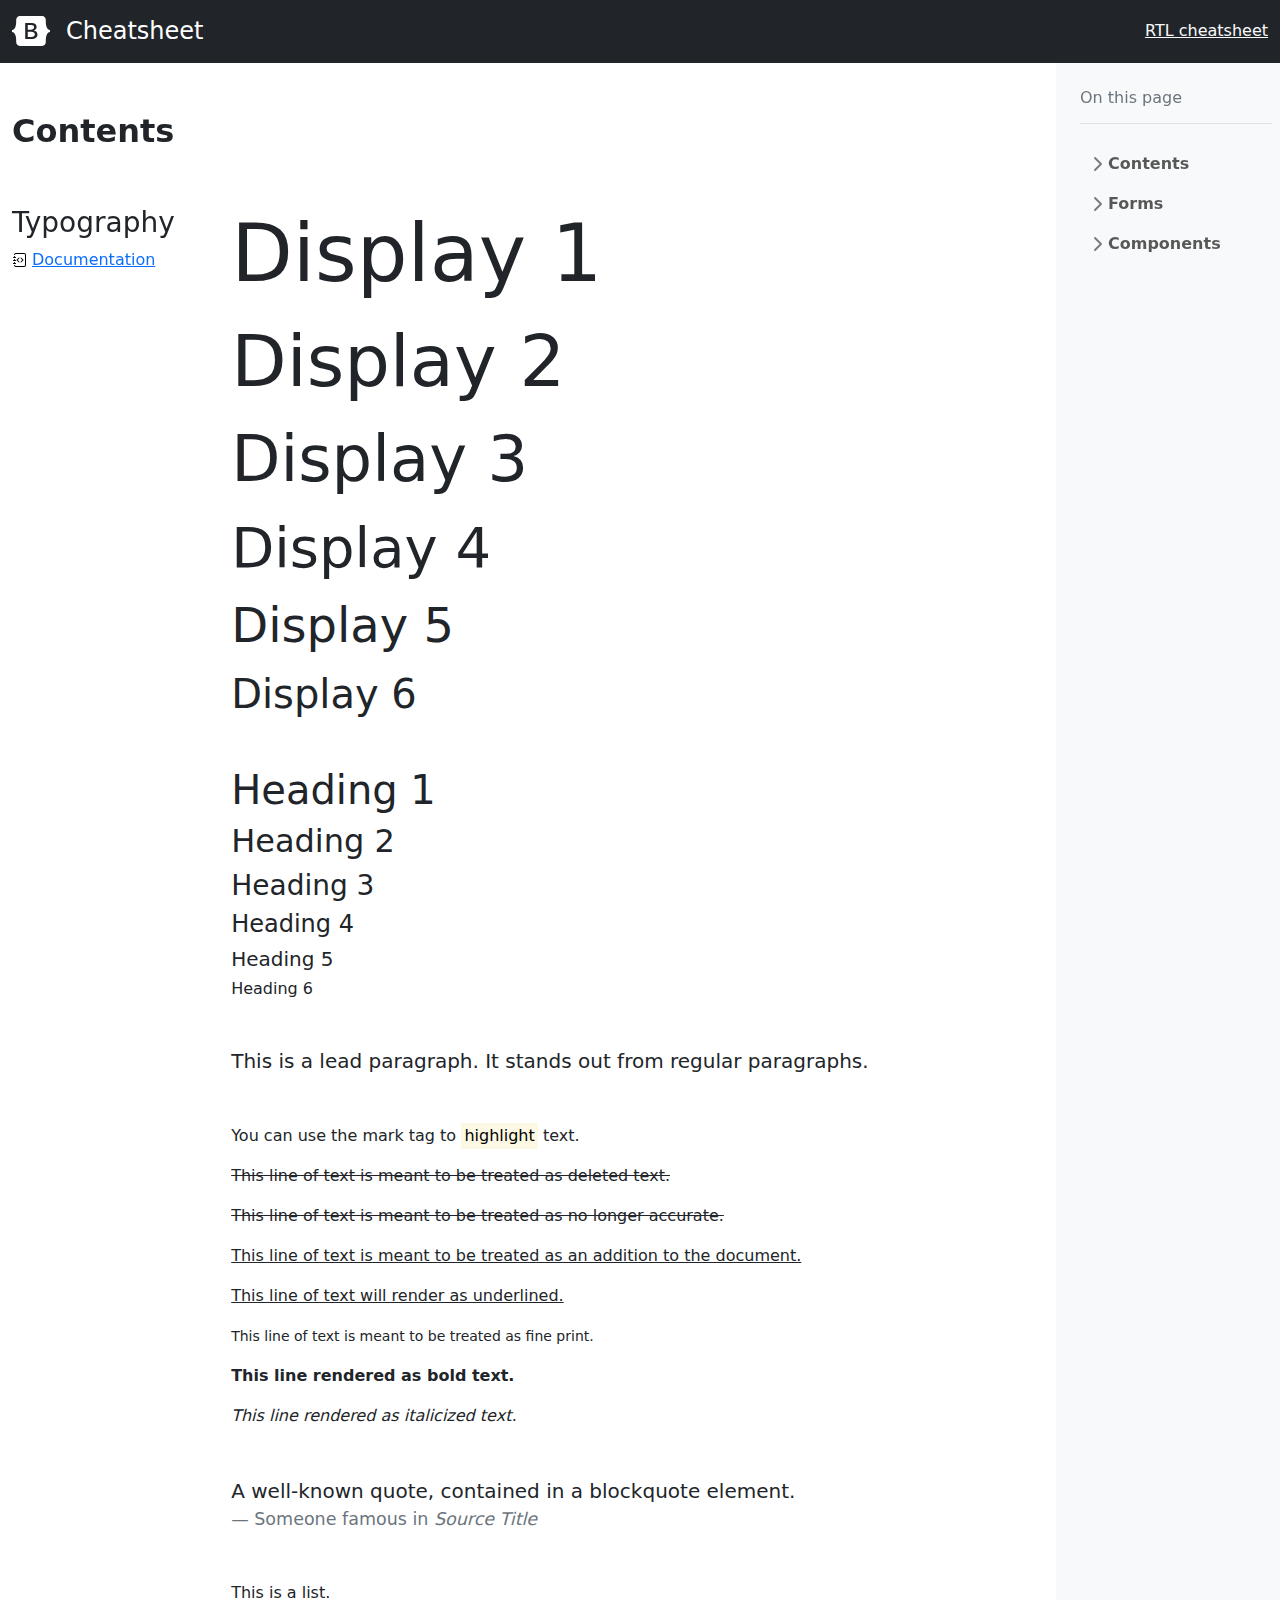
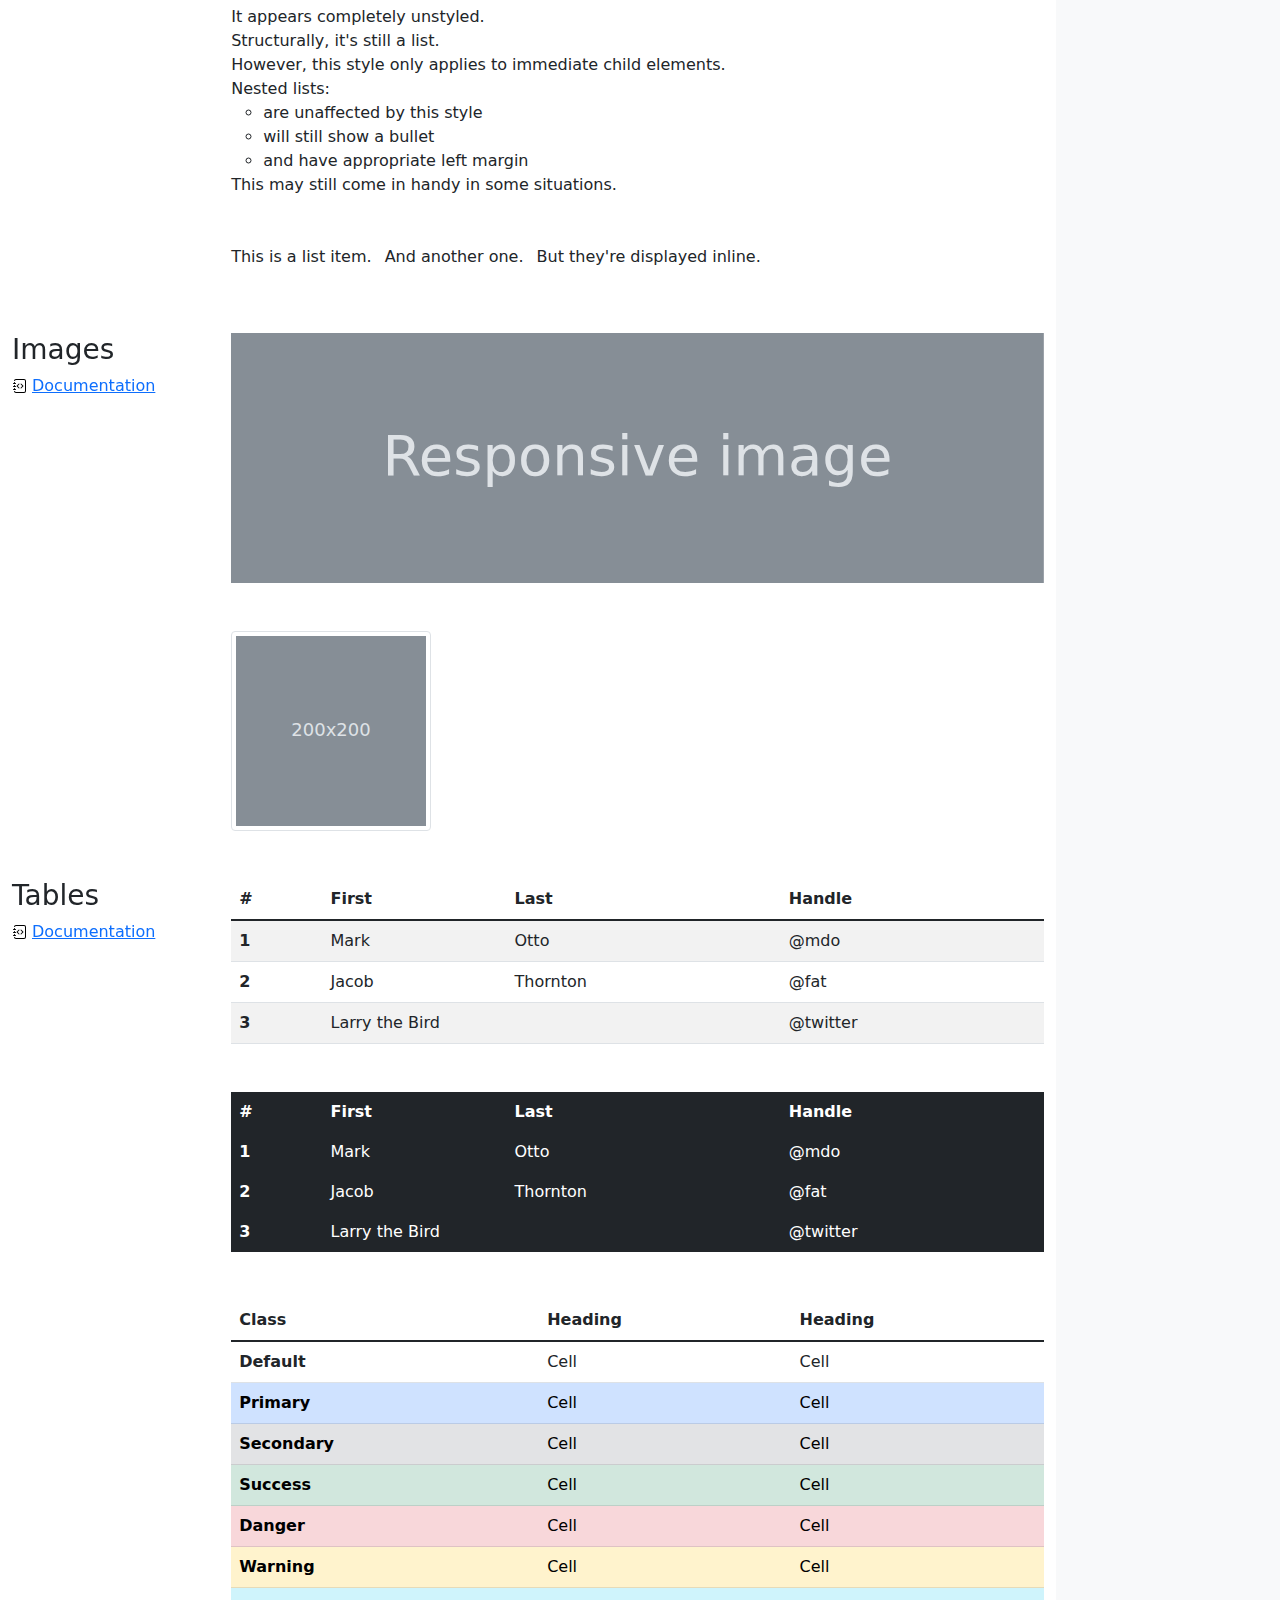
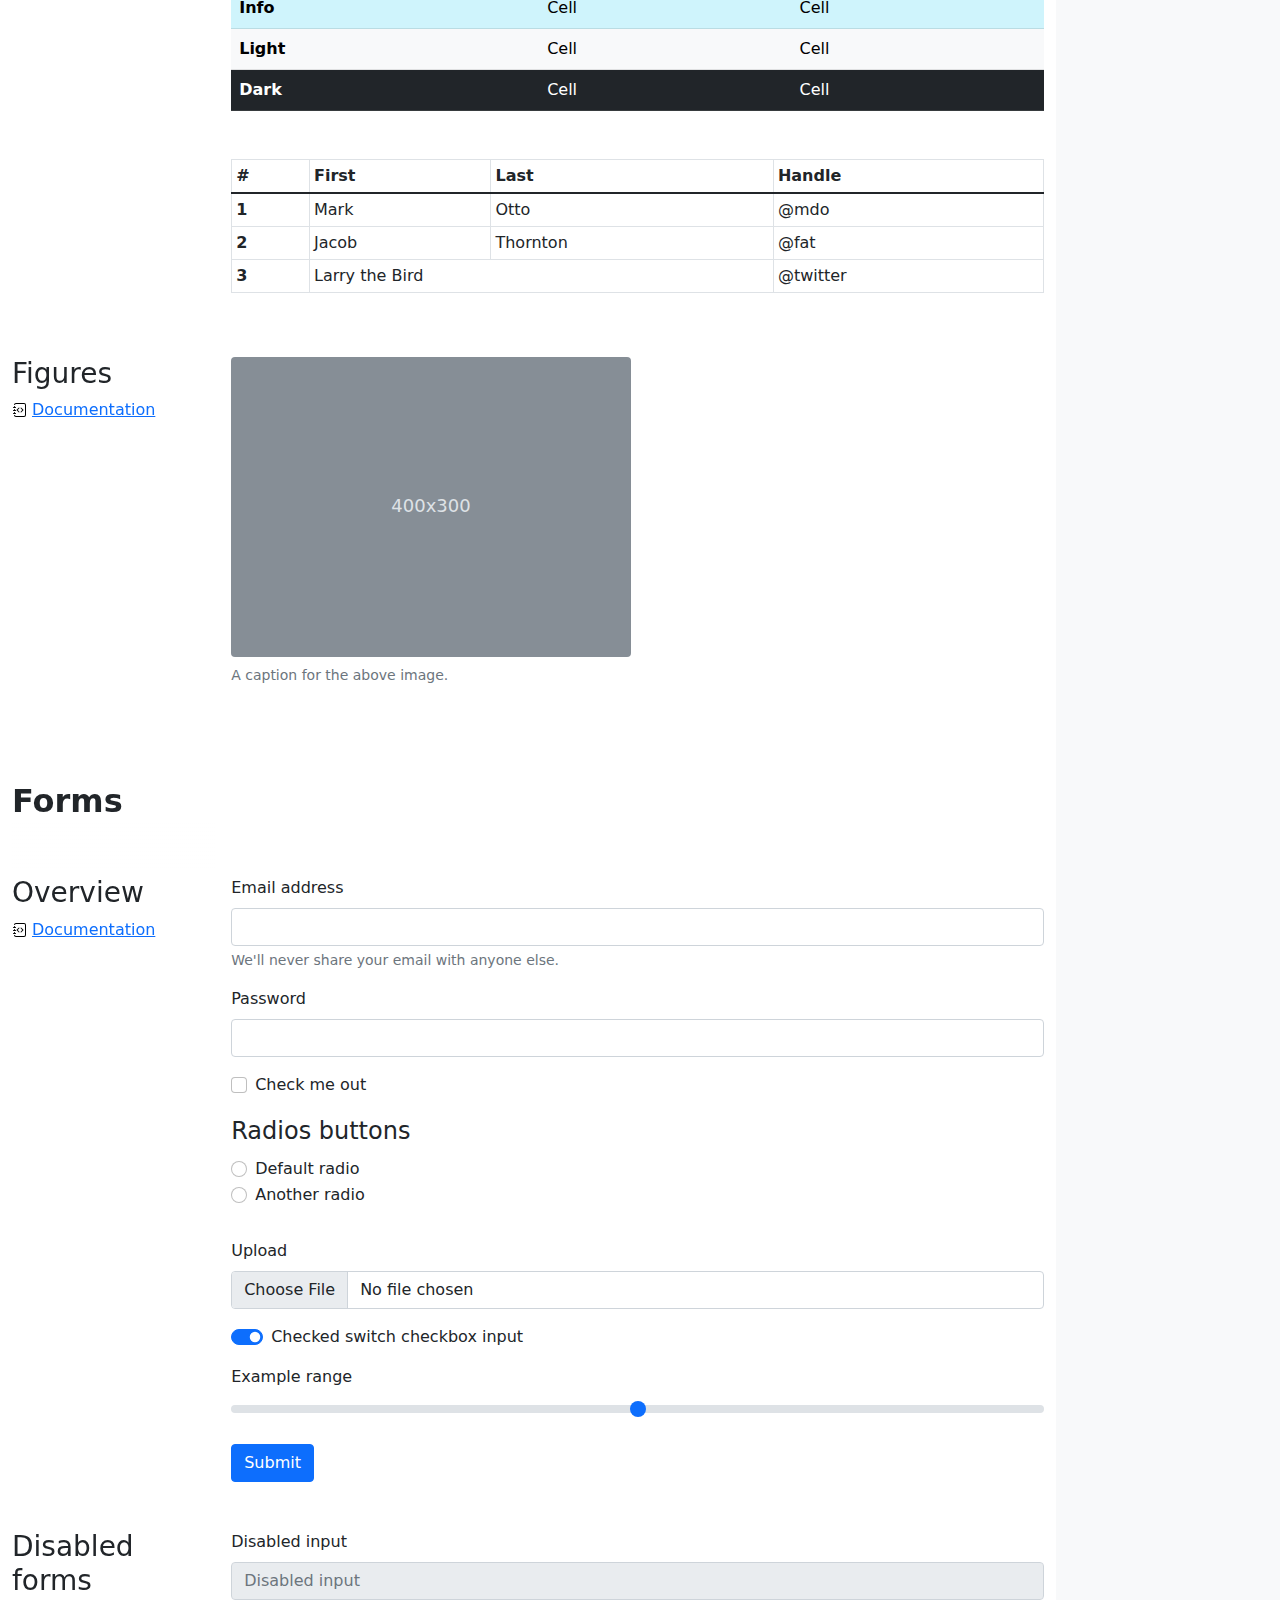
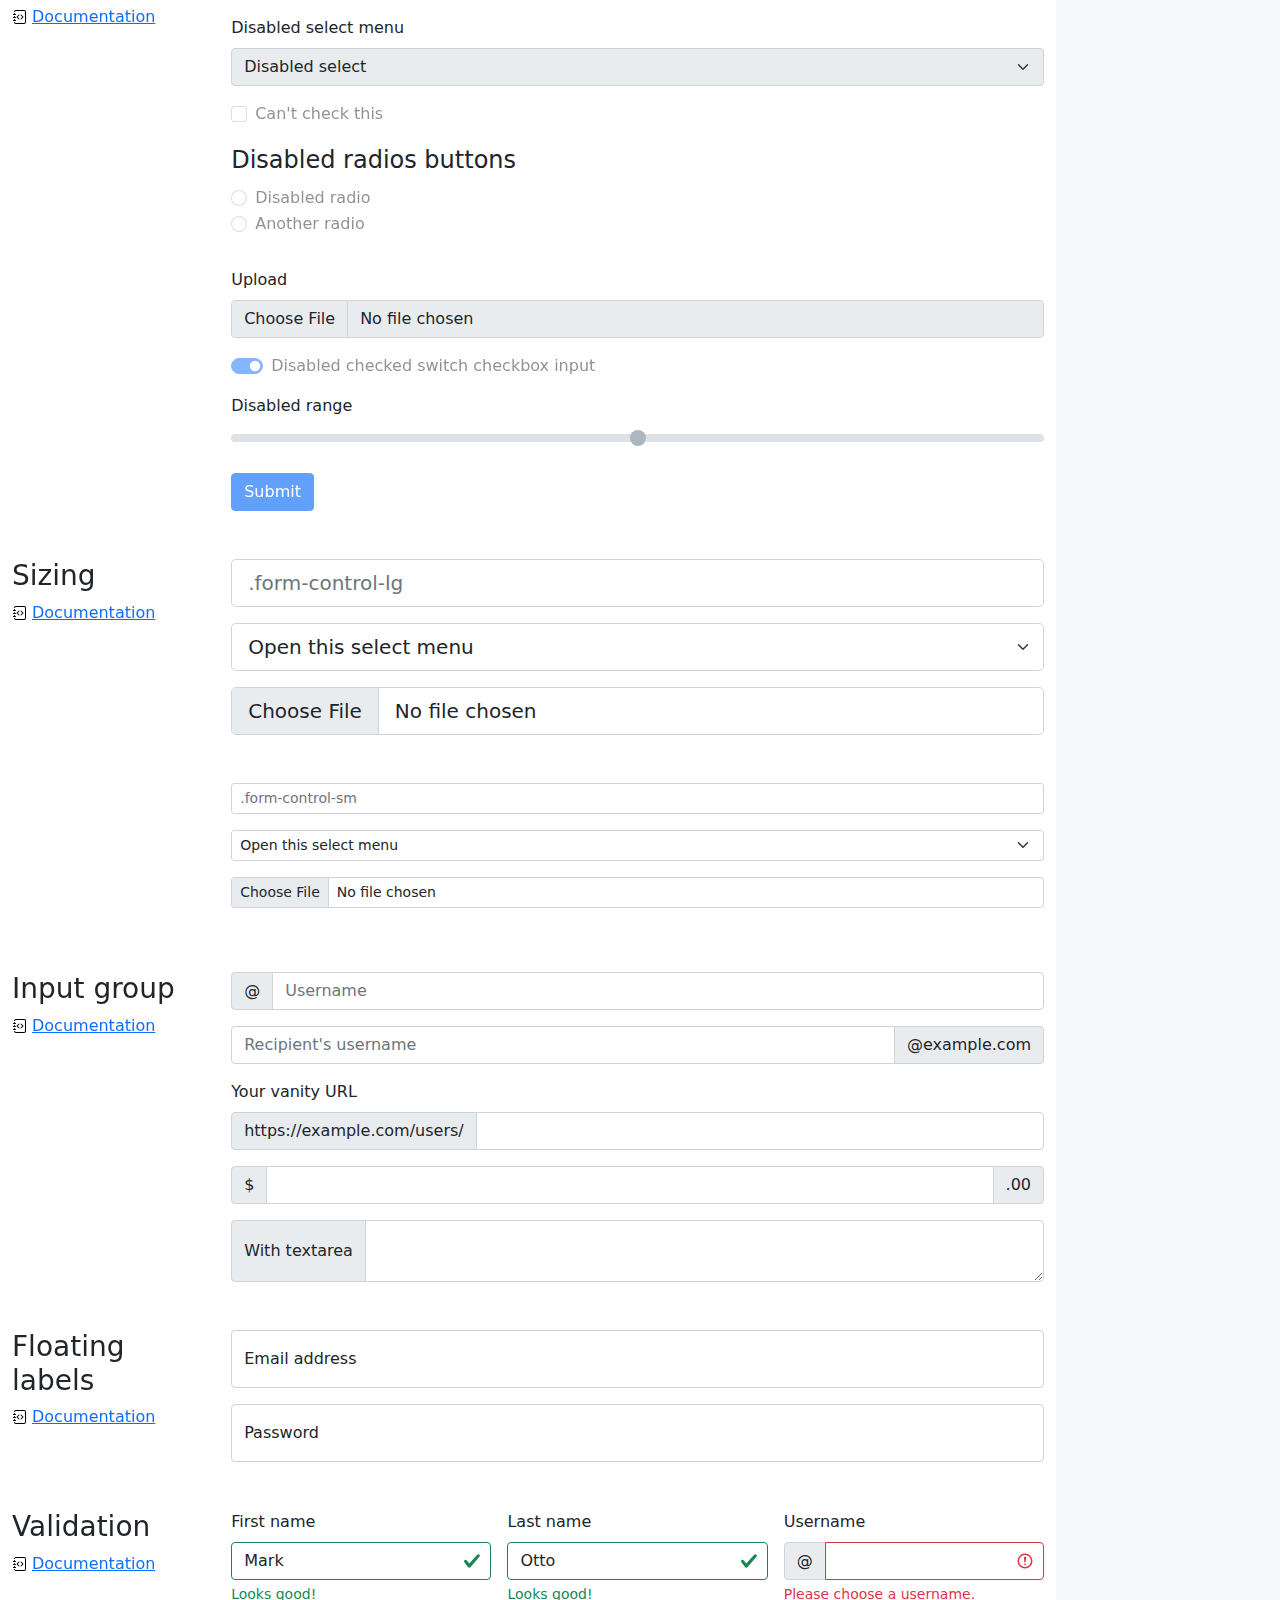
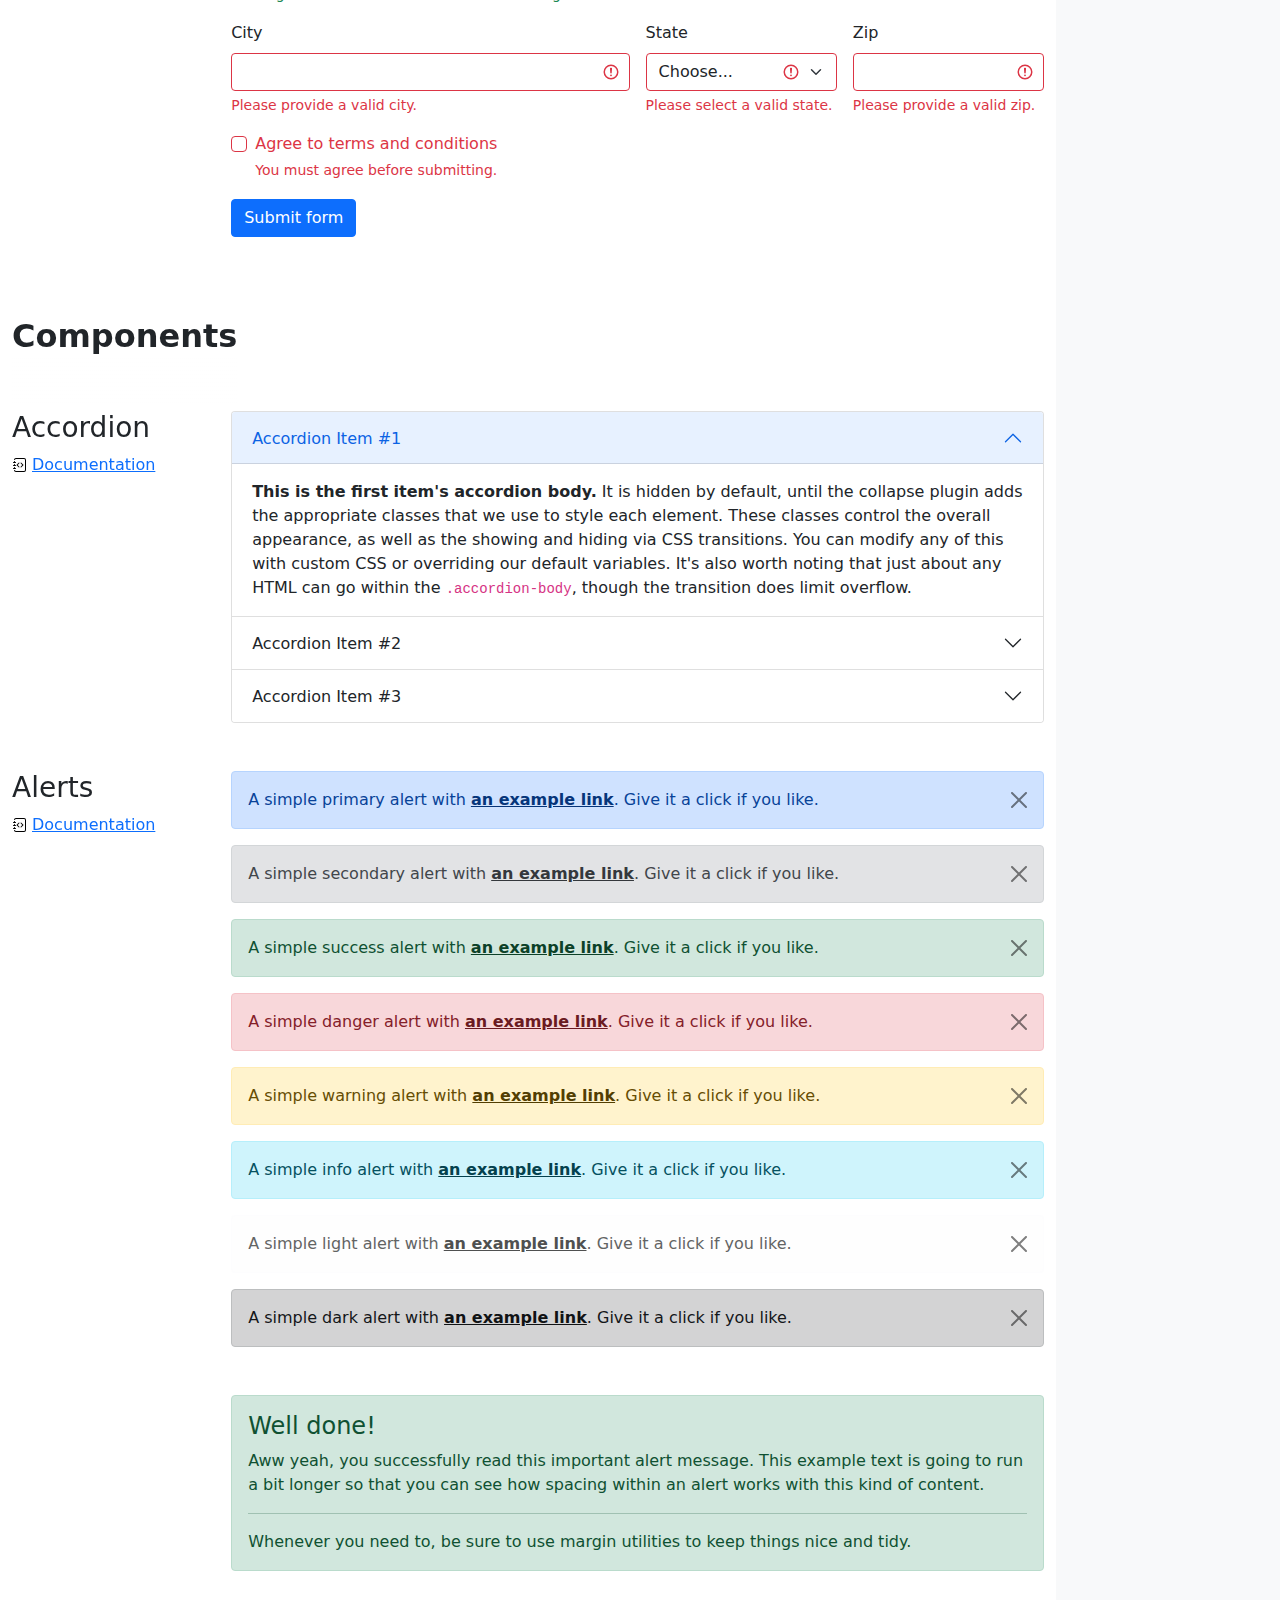
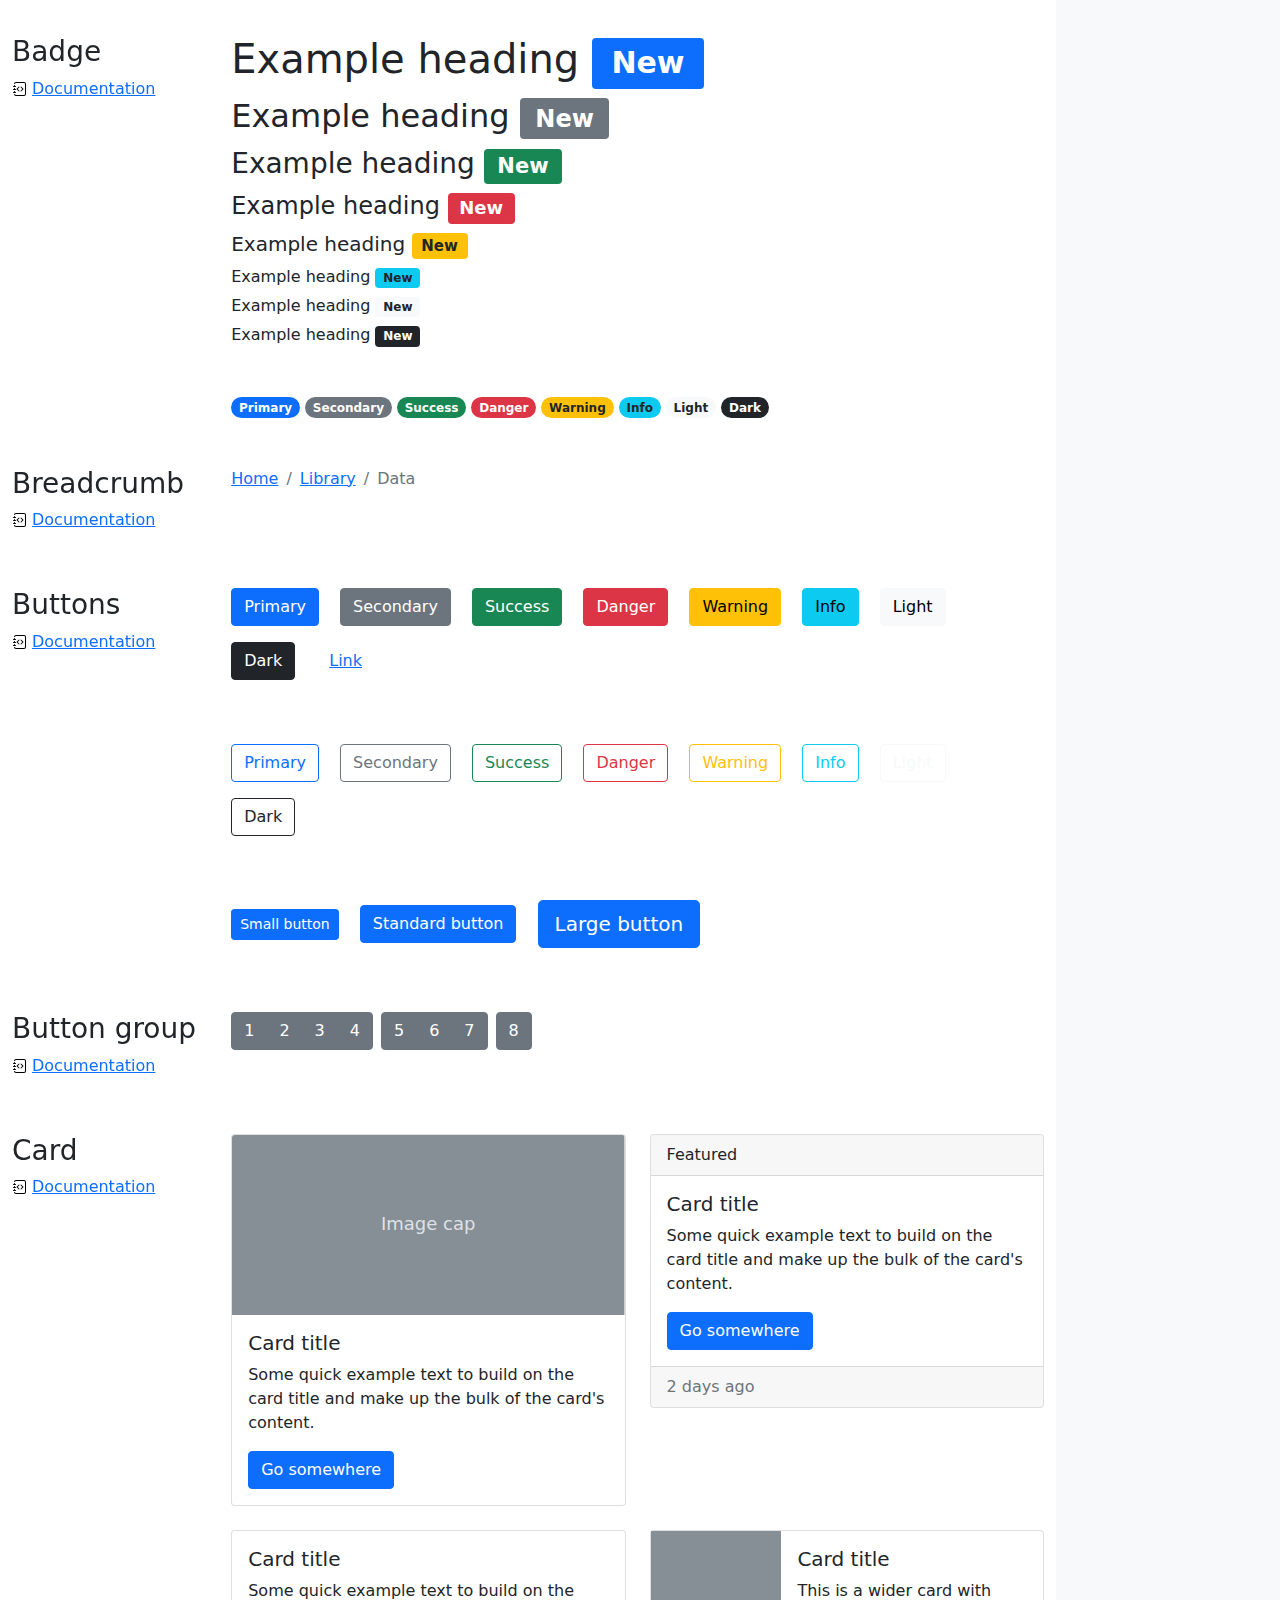
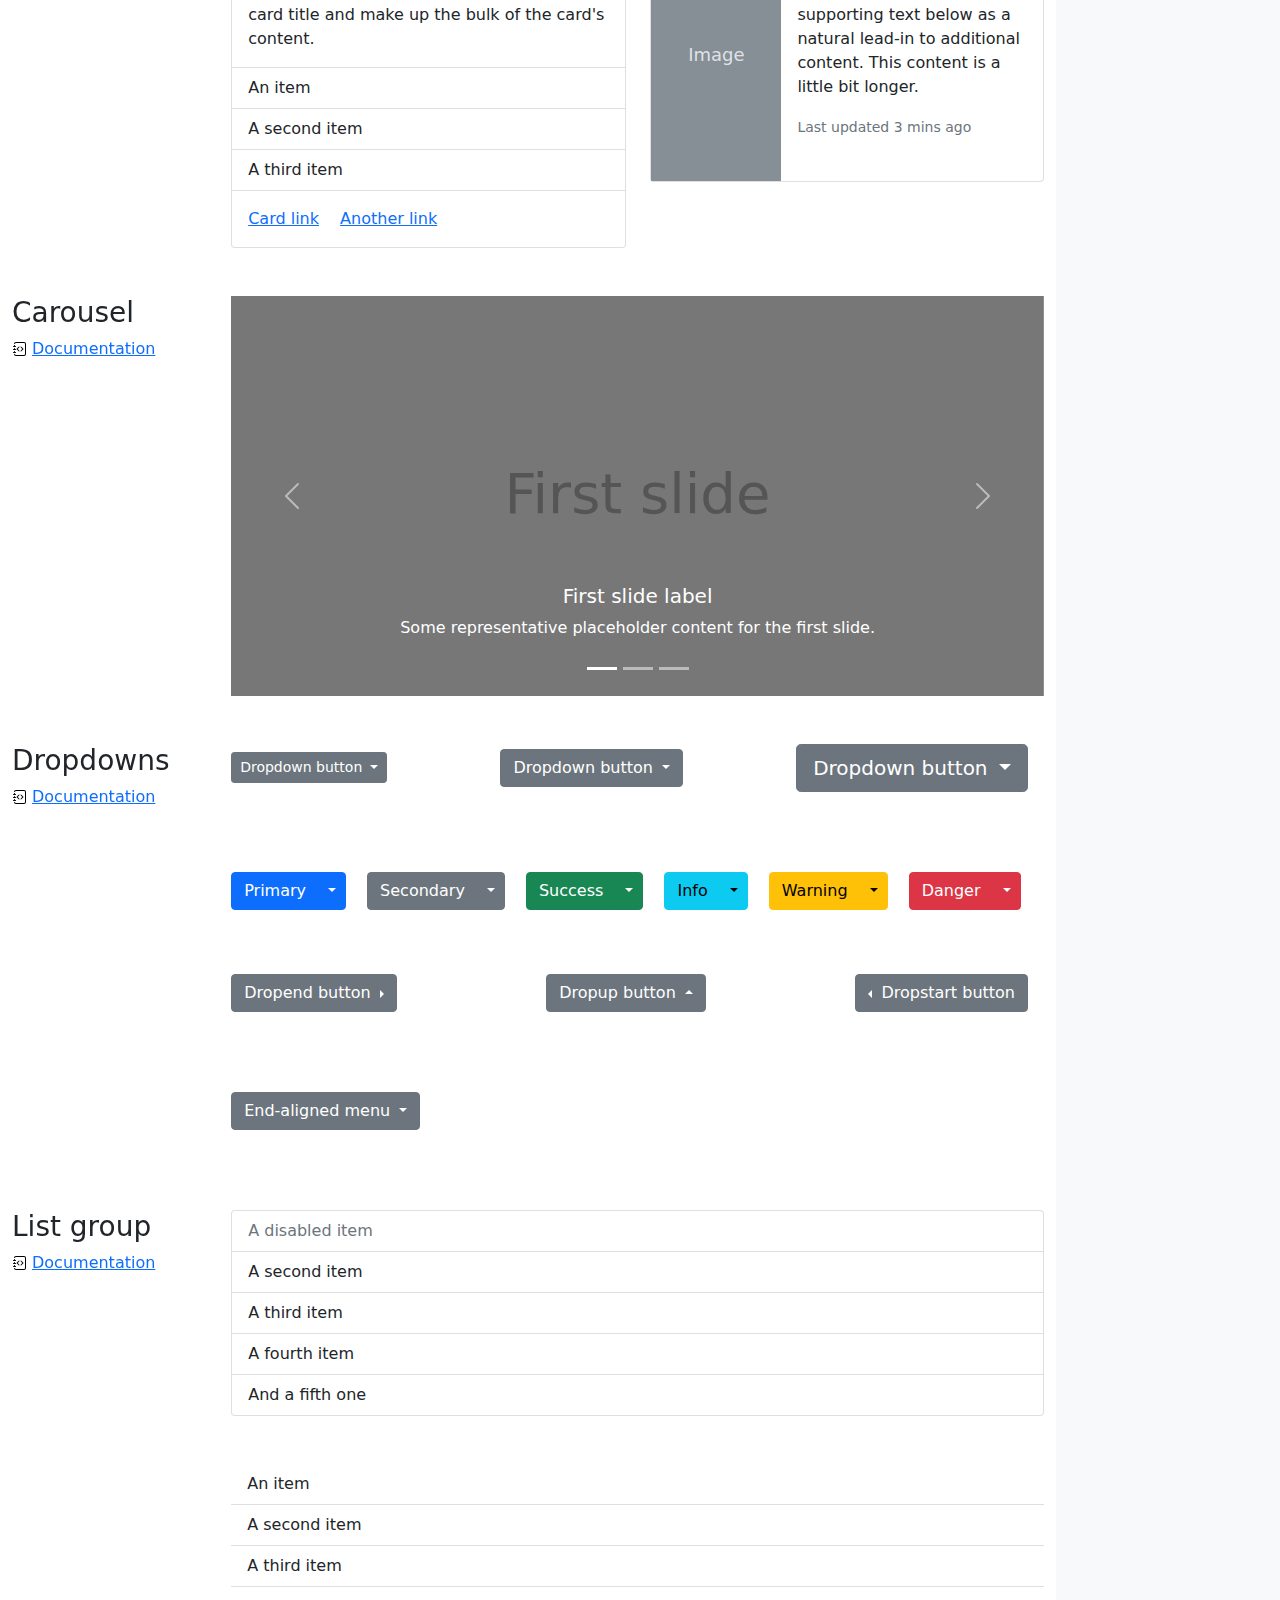
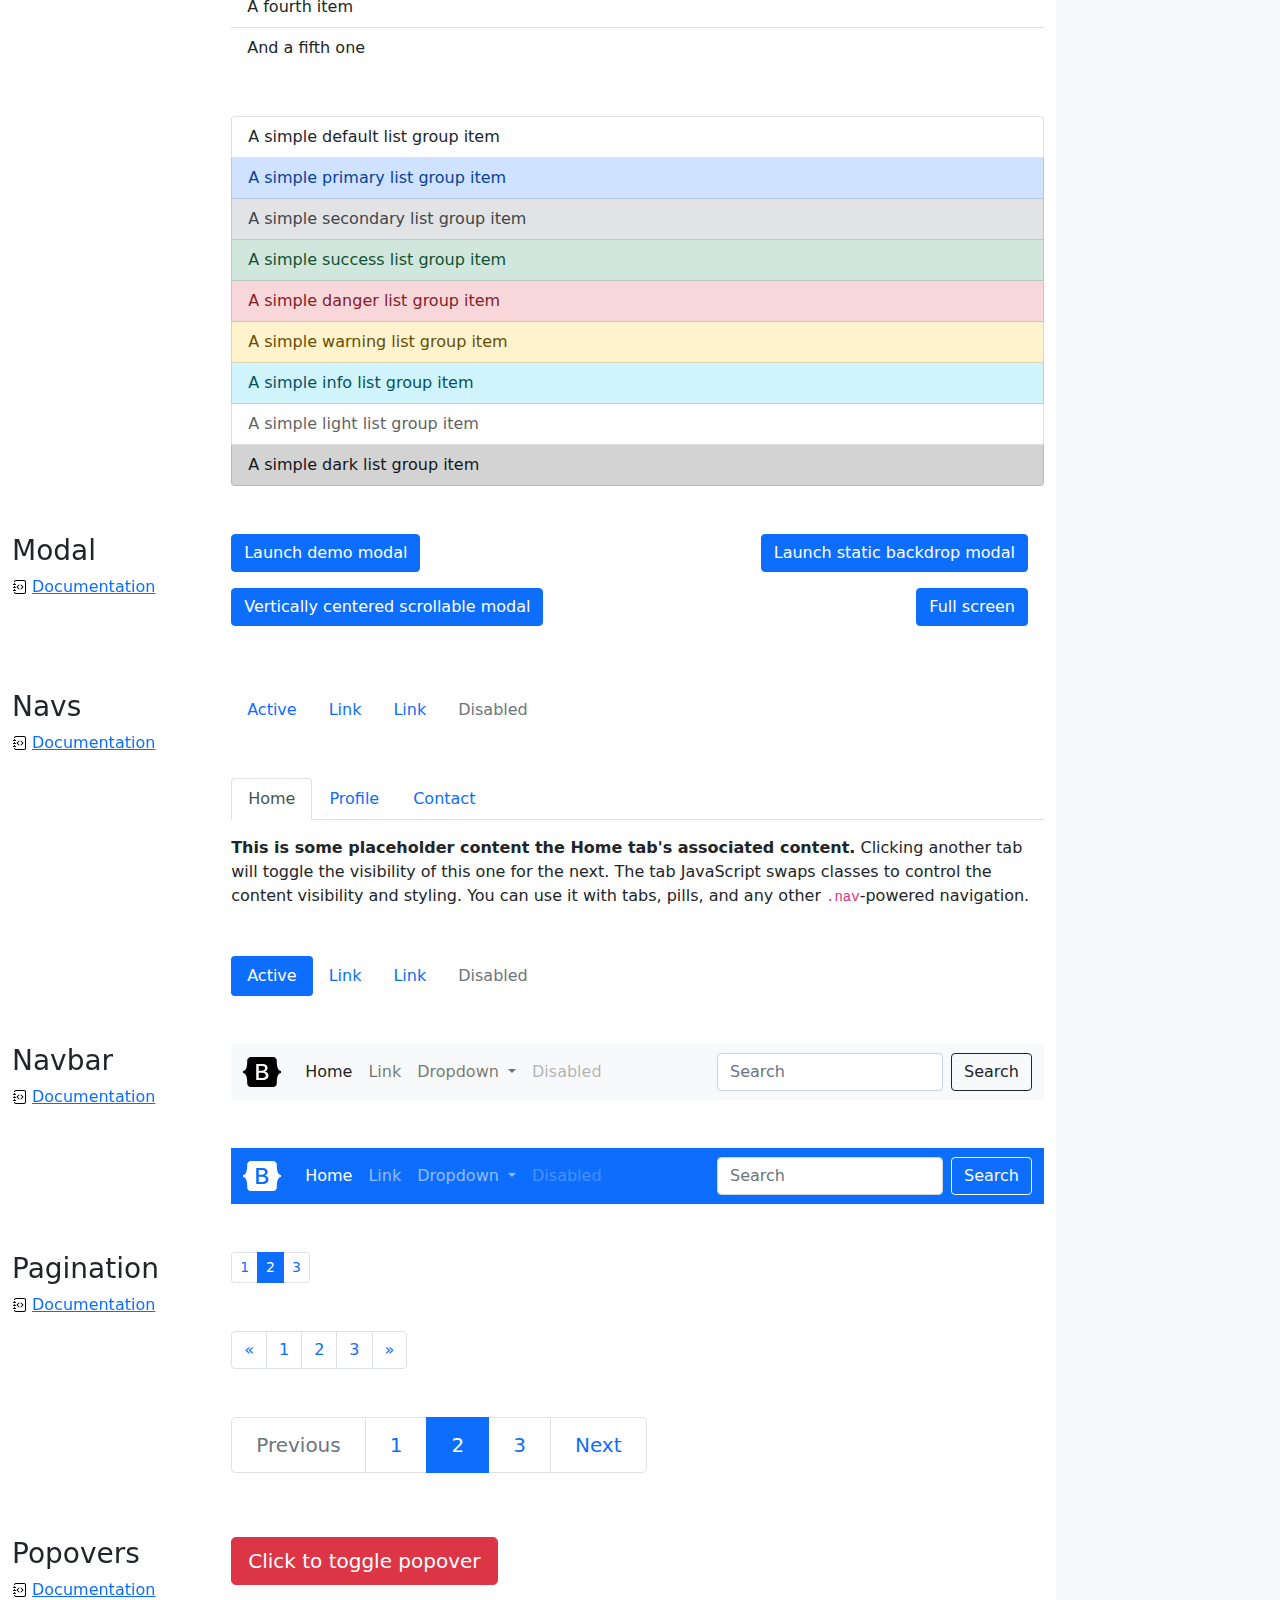
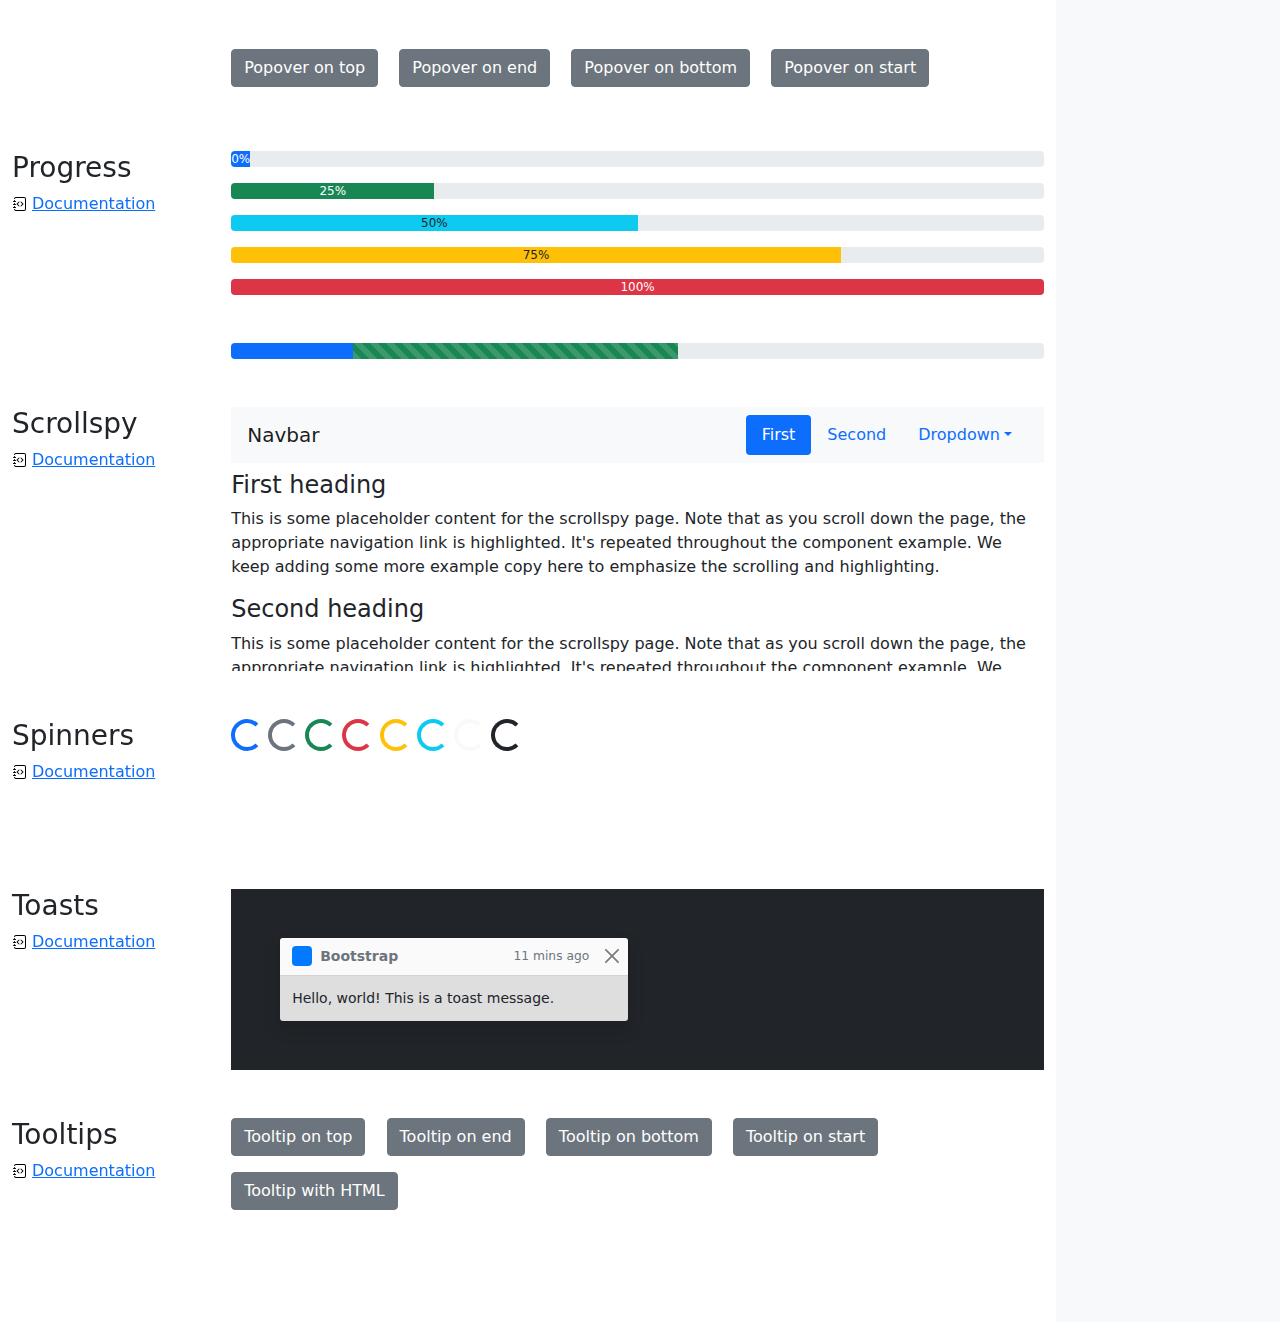
<file: bootstrap-5.1.3-examples/cheatsheet/index.html>
<!doctype html>
<html lang="en">
  <head>
    <meta charset="utf-8">
    <meta name="viewport" content="width=device-width, initial-scale=1">
    <meta name="description" content="">
    <meta name="author" content="Mark Otto, Jacob Thornton, and Bootstrap contributors">
    <meta name="generator" content="Hugo 0.88.1">
    <title>Cheatsheet · Bootstrap v5.1</title>

    <link rel="canonical" href="https://getbootstrap.com/docs/5.1/examples/cheatsheet/">

    

    <!-- Bootstrap core CSS -->
<link href="../assets/dist/css/bootstrap.min.css" rel="stylesheet">

    <style>
      .bd-placeholder-img {
        font-size: 1.125rem;
        text-anchor: middle;
        -webkit-user-select: none;
        -moz-user-select: none;
        user-select: none;
      }

      @media (min-width: 768px) {
        .bd-placeholder-img-lg {
          font-size: 3.5rem;
        }
      }
    </style>

    
    <!-- Custom styles for this template -->
    <link href="cheatsheet.css" rel="stylesheet">
  </head>
  <body class="bg-light">
    
<header class="bd-header bg-dark py-3 d-flex align-items-stretch border-bottom border-dark">
  <div class="container-fluid d-flex align-items-center">
    <h1 class="d-flex align-items-center fs-4 text-white mb-0">
      <img src="../assets/brand/bootstrap-logo-white.svg" width="38" height="30" class="me-3" alt="Bootstrap">
      Cheatsheet
    </h1>
    <a href="../examples/cheatsheet-rtl/" class="ms-auto link-light" hreflang="ar">RTL cheatsheet</a>
  </div>
</header>
<aside class="bd-aside sticky-xl-top text-muted align-self-start mb-3 mb-xl-5 px-2">
  <h2 class="h6 pt-4 pb-3 mb-4 border-bottom">On this page</h2>
  <nav class="small" id="toc">
    <ul class="list-unstyled">
      <li class="my-2">
        <button class="btn d-inline-flex align-items-center collapsed" data-bs-toggle="collapse" aria-expanded="false" data-bs-target="#contents-collapse" aria-controls="contents-collapse">Contents</button>
        <ul class="list-unstyled ps-3 collapse" id="contents-collapse">
          <li><a class="d-inline-flex align-items-center rounded" href="#typography">Typography</a></li>
          <li><a class="d-inline-flex align-items-center rounded" href="#images">Images</a></li>
          <li><a class="d-inline-flex align-items-center rounded" href="#tables">Tables</a></li>
          <li><a class="d-inline-flex align-items-center rounded" href="#figures">Figures</a></li>
        </ul>
      </li>
      <li class="my-2">
        <button class="btn d-inline-flex align-items-center collapsed" data-bs-toggle="collapse" aria-expanded="false" data-bs-target="#forms-collapse" aria-controls="forms-collapse">Forms</button>
        <ul class="list-unstyled ps-3 collapse" id="forms-collapse">
          <li><a class="d-inline-flex align-items-center rounded" href="#overview">Overview</a></li>
          <li><a class="d-inline-flex align-items-center rounded" href="#disabled-forms">Disabled forms</a></li>
          <li><a class="d-inline-flex align-items-center rounded" href="#sizing">Sizing</a></li>
          <li><a class="d-inline-flex align-items-center rounded" href="#input-group">Input group</a></li>
          <li><a class="d-inline-flex align-items-center rounded" href="#floating-labels">Floating labels</a></li>
          <li><a class="d-inline-flex align-items-center rounded" href="#validation">Validation</a></li>
        </ul>
      </li>
      <li class="my-2">
        <button class="btn d-inline-flex align-items-center collapsed" data-bs-toggle="collapse" aria-expanded="false" data-bs-target="#components-collapse" aria-controls="components-collapse">Components</button>
        <ul class="list-unstyled ps-3 collapse" id="components-collapse">
          <li><a class="d-inline-flex align-items-center rounded" href="#accordion">Accordion</a></li>
          <li><a class="d-inline-flex align-items-center rounded" href="#alerts">Alerts</a></li>
          <li><a class="d-inline-flex align-items-center rounded" href="#badge">Badge</a></li>
          <li><a class="d-inline-flex align-items-center rounded" href="#breadcrumb">Breadcrumb</a></li>
          <li><a class="d-inline-flex align-items-center rounded" href="#buttons">Buttons</a></li>
          <li><a class="d-inline-flex align-items-center rounded" href="#button-group">Button group</a></li>
          <li><a class="d-inline-flex align-items-center rounded" href="#card">Card</a></li>
          <li><a class="d-inline-flex align-items-center rounded" href="#carousel">Carousel</a></li>
          <li><a class="d-inline-flex align-items-center rounded" href="#dropdowns">Dropdowns</a></li>
          <li><a class="d-inline-flex align-items-center rounded" href="#list-group">List group</a></li>
          <li><a class="d-inline-flex align-items-center rounded" href="#modal">Modal</a></li>
          <li><a class="d-inline-flex align-items-center rounded" href="#navs">Navs</a></li>
          <li><a class="d-inline-flex align-items-center rounded" href="#navbar">Navbar</a></li>
          <li><a class="d-inline-flex align-items-center rounded" href="#pagination">Pagination</a></li>
          <li><a class="d-inline-flex align-items-center rounded" href="#popovers">Popovers</a></li>
          <li><a class="d-inline-flex align-items-center rounded" href="#progress">Progress</a></li>
          <li><a class="d-inline-flex align-items-center rounded" href="#scrollspy">Scrollspy</a></li>
          <li><a class="d-inline-flex align-items-center rounded" href="#spinners">Spinners</a></li>
          <li><a class="d-inline-flex align-items-center rounded" href="#toasts">Toasts</a></li>
          <li><a class="d-inline-flex align-items-center rounded" href="#tooltips">Tooltips</a></li>
        </ul>
      </li>
    </ul>
  </nav>
</aside>
<div class="bd-cheatsheet container-fluid bg-body">
  <section id="content">
    <h2 class="sticky-xl-top fw-bold pt-3 pt-xl-5 pb-2 pb-xl-3">Contents</h2>

    <article class="my-3" id="typography">
      <div class="bd-heading sticky-xl-top align-self-start mt-5 mb-3 mt-xl-0 mb-xl-2">
        <h3>Typography</h3>
        <a class="d-flex align-items-center" href="../content/typography/">Documentation</a>
      </div>

      <div>
        <div class="bd-example">
        <p class="display-1">Display 1</p>
        <p class="display-2">Display 2</p>
        <p class="display-3">Display 3</p>
        <p class="display-4">Display 4</p>
        <p class="display-5">Display 5</p>
        <p class="display-6">Display 6</p>
        </div>

        <div class="bd-example">
        <p class="h1">Heading 1</p>
        <p class="h2">Heading 2</p>
        <p class="h3">Heading 3</p>
        <p class="h4">Heading 4</p>
        <p class="h5">Heading 5</p>
        <p class="h6">Heading 6</p>
        </div>

        <div class="bd-example">
        <p class="lead">
          This is a lead paragraph. It stands out from regular paragraphs.
        </p>
        </div>

        <div class="bd-example">
        <p>You can use the mark tag to <mark>highlight</mark> text.</p>
        <p><del>This line of text is meant to be treated as deleted text.</del></p>
        <p><s>This line of text is meant to be treated as no longer accurate.</s></p>
        <p><ins>This line of text is meant to be treated as an addition to the document.</ins></p>
        <p><u>This line of text will render as underlined.</u></p>
        <p><small>This line of text is meant to be treated as fine print.</small></p>
        <p><strong>This line rendered as bold text.</strong></p>
        <p><em>This line rendered as italicized text.</em></p>
        </div>

        <div class="bd-example">
        <blockquote class="blockquote">
          <p>A well-known quote, contained in a blockquote element.</p>
          <footer class="blockquote-footer">Someone famous in <cite title="Source Title">Source Title</cite></footer>
        </blockquote>
        </div>

        <div class="bd-example">
        <ul class="list-unstyled">
          <li>This is a list.</li>
          <li>It appears completely unstyled.</li>
          <li>Structurally, it's still a list.</li>
          <li>However, this style only applies to immediate child elements.</li>
          <li>Nested lists:
            <ul>
              <li>are unaffected by this style</li>
              <li>will still show a bullet</li>
              <li>and have appropriate left margin</li>
            </ul>
          </li>
          <li>This may still come in handy in some situations.</li>
        </ul>
        </div>

        <div class="bd-example">
        <ul class="list-inline">
          <li class="list-inline-item">This is a list item.</li>
          <li class="list-inline-item">And another one.</li>
          <li class="list-inline-item">But they're displayed inline.</li>
        </ul>
        </div>
      </div>
    </article>
    <article class="my-3" id="images">
      <div class="bd-heading sticky-xl-top align-self-start mt-5 mb-3 mt-xl-0 mb-xl-2">
        <h3>Images</h3>
        <a class="d-flex align-items-center" href="../content/images/">Documentation</a>
      </div>

      <div>
        <div class="bd-example">
        <svg class="bd-placeholder-img bd-placeholder-img-lg img-fluid" width="100%" height="250" xmlns="http://www.w3.org/2000/svg" role="img" aria-label="Placeholder: Responsive image" preserveAspectRatio="xMidYMid slice" focusable="false"><title>Placeholder</title><rect width="100%" height="100%" fill="#868e96"/><text x="50%" y="50%" fill="#dee2e6" dy=".3em">Responsive image</text></svg>

        </div>

        <div class="bd-example">
        <svg class="bd-placeholder-img img-thumbnail" width="200" height="200" xmlns="http://www.w3.org/2000/svg" role="img" aria-label="A generic square placeholder image with a white border around it, making it resemble a photograph taken with an old instant camera: 200x200" preserveAspectRatio="xMidYMid slice" focusable="false"><title>A generic square placeholder image with a white border around it, making it resemble a photograph taken with an old instant camera</title><rect width="100%" height="100%" fill="#868e96"/><text x="50%" y="50%" fill="#dee2e6" dy=".3em">200x200</text></svg>

        </div>
      </div>
    </article>
    <article class="my-3" id="tables">
      <div class="bd-heading sticky-xl-top align-self-start mt-5 mb-3 mt-xl-0 mb-xl-2">
        <h3>Tables</h3>
        <a class="d-flex align-items-center" href="../content/tables/">Documentation</a>
      </div>

      <div>
        <div class="bd-example">
        <table class="table table-striped">
          <thead>
          <tr>
            <th scope="col">#</th>
            <th scope="col">First</th>
            <th scope="col">Last</th>
            <th scope="col">Handle</th>
          </tr>
          </thead>
          <tbody>
          <tr>
            <th scope="row">1</th>
            <td>Mark</td>
            <td>Otto</td>
            <td>@mdo</td>
          </tr>
          <tr>
            <th scope="row">2</th>
            <td>Jacob</td>
            <td>Thornton</td>
            <td>@fat</td>
          </tr>
          <tr>
            <th scope="row">3</th>
            <td colspan="2">Larry the Bird</td>
            <td>@twitter</td>
          </tr>
          </tbody>
        </table>
        </div>

        <div class="bd-example">
        <table class="table table-dark table-borderless">
          <thead>
          <tr>
            <th scope="col">#</th>
            <th scope="col">First</th>
            <th scope="col">Last</th>
            <th scope="col">Handle</th>
          </tr>
          </thead>
          <tbody>
          <tr>
            <th scope="row">1</th>
            <td>Mark</td>
            <td>Otto</td>
            <td>@mdo</td>
          </tr>
          <tr>
            <th scope="row">2</th>
            <td>Jacob</td>
            <td>Thornton</td>
            <td>@fat</td>
          </tr>
          <tr>
            <th scope="row">3</th>
            <td colspan="2">Larry the Bird</td>
            <td>@twitter</td>
          </tr>
          </tbody>
        </table>
        </div>

        <div class="bd-example">
        <table class="table table-hover">
          <thead>
          <tr>
            <th scope="col">Class</th>
            <th scope="col">Heading</th>
            <th scope="col">Heading</th>
          </tr>
          </thead>
          <tbody>
          <tr>
            <th scope="row">Default</th>
            <td>Cell</td>
            <td>Cell</td>
          </tr>
          
          <tr class="table-primary">
            <th scope="row">Primary</th>
            <td>Cell</td>
            <td>Cell</td>
          </tr>
          <tr class="table-secondary">
            <th scope="row">Secondary</th>
            <td>Cell</td>
            <td>Cell</td>
          </tr>
          <tr class="table-success">
            <th scope="row">Success</th>
            <td>Cell</td>
            <td>Cell</td>
          </tr>
          <tr class="table-danger">
            <th scope="row">Danger</th>
            <td>Cell</td>
            <td>Cell</td>
          </tr>
          <tr class="table-warning">
            <th scope="row">Warning</th>
            <td>Cell</td>
            <td>Cell</td>
          </tr>
          <tr class="table-info">
            <th scope="row">Info</th>
            <td>Cell</td>
            <td>Cell</td>
          </tr>
          <tr class="table-light">
            <th scope="row">Light</th>
            <td>Cell</td>
            <td>Cell</td>
          </tr>
          <tr class="table-dark">
            <th scope="row">Dark</th>
            <td>Cell</td>
            <td>Cell</td>
          </tr>
          </tbody>
        </table>
        </div>

        <div class="bd-example">
        <table class="table table-sm table-bordered">
          <thead>
          <tr>
            <th scope="col">#</th>
            <th scope="col">First</th>
            <th scope="col">Last</th>
            <th scope="col">Handle</th>
          </tr>
          </thead>
          <tbody>
          <tr>
            <th scope="row">1</th>
            <td>Mark</td>
            <td>Otto</td>
            <td>@mdo</td>
          </tr>
          <tr>
            <th scope="row">2</th>
            <td>Jacob</td>
            <td>Thornton</td>
            <td>@fat</td>
          </tr>
          <tr>
            <th scope="row">3</th>
            <td colspan="2">Larry the Bird</td>
            <td>@twitter</td>
          </tr>
          </tbody>
        </table>
        </div>
      </div>
    </article>
    <article class="my-3" id="figures">
      <div class="bd-heading sticky-xl-top align-self-start mt-5 mb-3 mt-xl-0 mb-xl-2">
        <h3>Figures</h3>
        <a class="d-flex align-items-center" href="../content/figures/">Documentation</a>
      </div>

      <div>
        <div class="bd-example">
        <figure class="figure">
          <svg class="bd-placeholder-img figure-img img-fluid rounded" width="400" height="300" xmlns="http://www.w3.org/2000/svg" role="img" aria-label="Placeholder: 400x300" preserveAspectRatio="xMidYMid slice" focusable="false"><title>Placeholder</title><rect width="100%" height="100%" fill="#868e96"/><text x="50%" y="50%" fill="#dee2e6" dy=".3em">400x300</text></svg>

          <figcaption class="figure-caption">A caption for the above image.</figcaption>
        </figure>
        </div>
      </div>
    </article>
  </section>

  <section id="forms">
    <h2 class="sticky-xl-top fw-bold pt-3 pt-xl-5 pb-2 pb-xl-3">Forms</h2>

    <article class="my-3" id="overview">
      <div class="bd-heading sticky-xl-top align-self-start mt-5 mb-3 mt-xl-0 mb-xl-2">
        <h3>Overview</h3>
        <a class="d-flex align-items-center" href="../forms/overview/">Documentation</a>
      </div>

      <div>
        <div class="bd-example">
        <form>
          <div class="mb-3">
            <label for="exampleInputEmail1" class="form-label">Email address</label>
            <input type="email" class="form-control" id="exampleInputEmail1" aria-describedby="emailHelp">
            <div id="emailHelp" class="form-text">We'll never share your email with anyone else.</div>
          </div>
          <div class="mb-3">
            <label for="exampleInputPassword1" class="form-label">Password</label>
            <input type="password" class="form-control" id="exampleInputPassword1">
          </div>
          <div class="mb-3 form-check">
            <input type="checkbox" class="form-check-input" id="exampleCheck1">
            <label class="form-check-label" for="exampleCheck1">Check me out</label>
          </div>
          <fieldset class="mb-3">
            <legend>Radios buttons</legend>
            <div class="form-check">
              <input type="radio" name="radios" class="form-check-input" id="exampleRadio1">
              <label class="form-check-label" for="exampleRadio1">Default radio</label>
            </div>
            <div class="mb-3 form-check">
              <input type="radio" name="radios" class="form-check-input" id="exampleRadio2">
              <label class="form-check-label" for="exampleRadio2">Another radio</label>
            </div>
          </fieldset>
          <div class="mb-3">
            <label class="form-label" for="customFile">Upload</label>
            <input type="file" class="form-control" id="customFile">
          </div>
          <div class="mb-3 form-check form-switch">
            <input class="form-check-input" type="checkbox" role="switch" id="flexSwitchCheckChecked" checked>
            <label class="form-check-label" for="flexSwitchCheckChecked">Checked switch checkbox input</label>
          </div>
          <div class="mb-3">
            <label for="customRange3" class="form-label">Example range</label>
            <input type="range" class="form-range" min="0" max="5" step="0.5" id="customRange3">
          </div>
          <button type="submit" class="btn btn-primary">Submit</button>
        </form>
        </div>
      </div>
    </article>
    <article class="my-3" id="disabled-forms">
      <div class="bd-heading sticky-xl-top align-self-start mt-5 mb-3 mt-xl-0 mb-xl-2">
        <h3>Disabled forms</h3>
        <a class="d-flex align-items-center" href="../forms/overview/#disabled-forms">Documentation</a>
      </div>

      <div>
        <div class="bd-example">
        <form>
          <fieldset disabled aria-label="Disabled fieldset example">
            <div class="mb-3">
              <label for="disabledTextInput" class="form-label">Disabled input</label>
              <input type="text" id="disabledTextInput" class="form-control" placeholder="Disabled input">
            </div>
            <div class="mb-3">
              <label for="disabledSelect" class="form-label">Disabled select menu</label>
              <select id="disabledSelect" class="form-select">
                <option>Disabled select</option>
              </select>
            </div>
            <div class="mb-3">
              <div class="form-check">
                <input class="form-check-input" type="checkbox" id="disabledFieldsetCheck" disabled>
                <label class="form-check-label" for="disabledFieldsetCheck">
                  Can't check this
                </label>
              </div>
            </div>
            <fieldset class="mb-3">
              <legend>Disabled radios buttons</legend>
              <div class="form-check">
                <input type="radio" name="radios" class="form-check-input" id="disabledRadio1" disabled>
                <label class="form-check-label" for="disabledRadio1">Disabled radio</label>
              </div>
              <div class="mb-3 form-check">
                <input type="radio" name="radios" class="form-check-input" id="disabledRadio2" disabled>
                <label class="form-check-label" for="disabledRadio2">Another radio</label>
              </div>
            </fieldset>
            <div class="mb-3">
              <label class="form-label" for="disabledCustomFile">Upload</label>
              <input type="file" class="form-control" id="disabledCustomFile" disabled>
            </div>
            <div class="mb-3 form-check form-switch">
              <input class="form-check-input" type="checkbox" role="switch" id="disabledSwitchCheckChecked" checked disabled>
              <label class="form-check-label" for="disabledSwitchCheckChecked">Disabled checked switch checkbox input</label>
            </div>
            <div class="mb-3">
              <label for="disabledRange" class="form-label">Disabled range</label>
              <input type="range" class="form-range" min="0" max="5" step="0.5" id="disabledRange">
            </div>
            <button type="submit" class="btn btn-primary">Submit</button>
          </fieldset>
        </form>
        </div>
      </div>
    </article>
    <article class="my-3" id="sizing">
      <div class="bd-heading sticky-xl-top align-self-start mt-5 mb-3 mt-xl-0 mb-xl-2">
        <h3>Sizing</h3>
        <a class="d-flex align-items-center" href="../forms/form-control/#sizing">Documentation</a>
      </div>

      <div>
        <div class="bd-example">
        <div class="mb-3">
          <input class="form-control form-control-lg" type="text" placeholder=".form-control-lg" aria-label=".form-control-lg example">
        </div>
        <div class="mb-3">
          <select class="form-select form-select-lg mb-3" aria-label=".form-select-lg example">
            <option selected>Open this select menu</option>
            <option value="1">One</option>
            <option value="2">Two</option>
            <option value="3">Three</option>
          </select>
        </div>
        <div class="mb-3">
          <input type="file" class="form-control form-control-lg" aria-label="Large file input example">
        </div>
        </div>

        <div class="bd-example">
        <div class="mb-3">
          <input class="form-control form-control-sm" type="text" placeholder=".form-control-sm" aria-label=".form-control-sm example">
        </div>
        <div class="mb-3">
          <select class="form-select form-select-sm" aria-label=".form-select-sm example">
            <option selected>Open this select menu</option>
            <option value="1">One</option>
            <option value="2">Two</option>
            <option value="3">Three</option>
          </select>
        </div>
        <div class="mb-3">
          <input type="file" class="form-control form-control-sm" aria-label="Small file input example">
        </div>
        </div>
      </div>
    </article>
    <article class="my-3" id="input-group">
      <div class="bd-heading sticky-xl-top align-self-start mt-5 mb-3 mt-xl-0 mb-xl-2">
        <h3>Input group</h3>
        <a class="d-flex align-items-center" href="../forms/input-group/">Documentation</a>
      </div>

      <div>
        <div class="bd-example">
        <div class="input-group mb-3">
          <span class="input-group-text" id="basic-addon1">@</span>
          <input type="text" class="form-control" placeholder="Username" aria-label="Username" aria-describedby="basic-addon1">
        </div>
        <div class="input-group mb-3">
          <input type="text" class="form-control" placeholder="Recipient's username" aria-label="Recipient's username" aria-describedby="basic-addon2">
          <span class="input-group-text" id="basic-addon2">@example.com</span>
        </div>
        <label for="basic-url" class="form-label">Your vanity URL</label>
        <div class="input-group mb-3">
          <span class="input-group-text" id="basic-addon3">https://example.com/users/</span>
          <input type="text" class="form-control" id="basic-url" aria-describedby="basic-addon3">
        </div>
        <div class="input-group mb-3">
          <span class="input-group-text">$</span>
          <input type="text" class="form-control" aria-label="Amount (to the nearest dollar)">
          <span class="input-group-text">.00</span>
        </div>
        <div class="input-group">
          <span class="input-group-text">With textarea</span>
          <textarea class="form-control" aria-label="With textarea"></textarea>
        </div>
        </div>
      </div>
    </article>
    <article class="my-3" id="floating-labels">
      <div class="bd-heading sticky-xl-top align-self-start mt-5 mb-3 mt-xl-0 mb-xl-2">
        <h3>Floating labels</h3>
        <a class="d-flex align-items-center" href="../forms/floating-labels/">Documentation</a>
      </div>

      <div>
        <div class="bd-example">
        <form>
          <div class="form-floating mb-3">
            <input type="email" class="form-control" id="floatingInput" placeholder="name@example.com">
            <label for="floatingInput">Email address</label>
          </div>
          <div class="form-floating">
            <input type="password" class="form-control" id="floatingPassword" placeholder="Password">
            <label for="floatingPassword">Password</label>
          </div>
        </form>
        </div>
      </div>
    </article>
    <article class="my-3" id="validation">
      <div class="bd-heading sticky-xl-top align-self-start mt-5 mb-3 mt-xl-0 mb-xl-2">
        <h3>Validation</h3>
        <a class="d-flex align-items-center" href="../forms/validation/">Documentation</a>
      </div>

      <div>
        <div class="bd-example">
        <form class="row g-3">
          <div class="col-md-4">
            <label for="validationServer01" class="form-label">First name</label>
            <input type="text" class="form-control is-valid" id="validationServer01" value="Mark" required>
            <div class="valid-feedback">
              Looks good!
            </div>
          </div>
          <div class="col-md-4">
            <label for="validationServer02" class="form-label">Last name</label>
            <input type="text" class="form-control is-valid" id="validationServer02" value="Otto" required>
            <div class="valid-feedback">
              Looks good!
            </div>
          </div>
          <div class="col-md-4">
            <label for="validationServerUsername" class="form-label">Username</label>
            <div class="input-group has-validation">
              <span class="input-group-text" id="inputGroupPrepend3">@</span>
              <input type="text" class="form-control is-invalid" id="validationServerUsername" aria-describedby="inputGroupPrepend3" required>
              <div class="invalid-feedback">
                Please choose a username.
              </div>
            </div>
          </div>
          <div class="col-md-6">
            <label for="validationServer03" class="form-label">City</label>
            <input type="text" class="form-control is-invalid" id="validationServer03" required>
            <div class="invalid-feedback">
              Please provide a valid city.
            </div>
          </div>
          <div class="col-md-3">
            <label for="validationServer04" class="form-label">State</label>
            <select class="form-select is-invalid" id="validationServer04" required>
              <option selected disabled value="">Choose...</option>
              <option>...</option>
            </select>
            <div class="invalid-feedback">
              Please select a valid state.
            </div>
          </div>
          <div class="col-md-3">
            <label for="validationServer05" class="form-label">Zip</label>
            <input type="text" class="form-control is-invalid" id="validationServer05" required>
            <div class="invalid-feedback">
              Please provide a valid zip.
            </div>
          </div>
          <div class="col-12">
            <div class="form-check">
              <input class="form-check-input is-invalid" type="checkbox" value="" id="invalidCheck3" required>
              <label class="form-check-label" for="invalidCheck3">
                Agree to terms and conditions
              </label>
              <div class="invalid-feedback">
                You must agree before submitting.
              </div>
            </div>
          </div>
          <div class="col-12">
            <button class="btn btn-primary" type="submit">Submit form</button>
          </div>
        </form>
        </div>
      </div>
    </article>
  </section>

  <section id="components">
    <h2 class="sticky-xl-top fw-bold pt-3 pt-xl-5 pb-2 pb-xl-3">Components</h2>

    <article class="my-3" id="accordion">
      <div class="bd-heading sticky-xl-top align-self-start mt-5 mb-3 mt-xl-0 mb-xl-2">
        <h3>Accordion</h3>
        <a class="d-flex align-items-center" href="../components/accordion/">Documentation</a>
      </div>

      <div>
        <div class="bd-example">
        <div class="accordion" id="accordionExample">
          <div class="accordion-item">
            <h4 class="accordion-header" id="headingOne">
              <button class="accordion-button" type="button" data-bs-toggle="collapse" data-bs-target="#collapseOne" aria-expanded="true" aria-controls="collapseOne">
                Accordion Item #1
              </button>
            </h4>
            <div id="collapseOne" class="accordion-collapse collapse show" aria-labelledby="headingOne" data-bs-parent="#accordionExample">
              <div class="accordion-body">
                <strong>This is the first item's accordion body.</strong> It is hidden by default, until the collapse plugin adds the appropriate classes that we use to style each element. These classes control the overall appearance, as well as the showing and hiding via CSS transitions. You can modify any of this with custom CSS or overriding our default variables. It's also worth noting that just about any HTML can go within the <code>.accordion-body</code>, though the transition does limit overflow.
              </div>
            </div>
          </div>
          <div class="accordion-item">
            <h4 class="accordion-header" id="headingTwo">
              <button class="accordion-button collapsed" type="button" data-bs-toggle="collapse" data-bs-target="#collapseTwo" aria-expanded="false" aria-controls="collapseTwo">
                Accordion Item #2
              </button>
            </h4>
            <div id="collapseTwo" class="accordion-collapse collapse" aria-labelledby="headingTwo" data-bs-parent="#accordionExample">
              <div class="accordion-body">
                <strong>This is the second item's accordion body.</strong> It is hidden by default, until the collapse plugin adds the appropriate classes that we use to style each element. These classes control the overall appearance, as well as the showing and hiding via CSS transitions. You can modify any of this with custom CSS or overriding our default variables. It's also worth noting that just about any HTML can go within the <code>.accordion-body</code>, though the transition does limit overflow.
              </div>
            </div>
          </div>
          <div class="accordion-item">
            <h4 class="accordion-header" id="headingThree">
              <button class="accordion-button collapsed" type="button" data-bs-toggle="collapse" data-bs-target="#collapseThree" aria-expanded="false" aria-controls="collapseThree">
                Accordion Item #3
              </button>
            </h4>
            <div id="collapseThree" class="accordion-collapse collapse" aria-labelledby="headingThree" data-bs-parent="#accordionExample">
              <div class="accordion-body">
                <strong>This is the third item's accordion body.</strong> It is hidden by default, until the collapse plugin adds the appropriate classes that we use to style each element. These classes control the overall appearance, as well as the showing and hiding via CSS transitions. You can modify any of this with custom CSS or overriding our default variables. It's also worth noting that just about any HTML can go within the <code>.accordion-body</code>, though the transition does limit overflow.
              </div>
            </div>
          </div>
        </div>
        </div>
      </div>
    </article>
    <article class="my-3" id="alerts">
      <div class="bd-heading sticky-xl-top align-self-start mt-5 mb-3 mt-xl-0 mb-xl-2">
        <h3>Alerts</h3>
        <a class="d-flex align-items-center" href="../components/alerts/">Documentation</a>
      </div>

      <div>
        <div class="bd-example">
        
        <div class="alert alert-primary alert-dismissible fade show" role="alert">
          A simple primary alert with <a href="#" class="alert-link">an example link</a>. Give it a click if you like.
          <button type="button" class="btn-close" data-bs-dismiss="alert" aria-label="Close"></button>
        </div>
        <div class="alert alert-secondary alert-dismissible fade show" role="alert">
          A simple secondary alert with <a href="#" class="alert-link">an example link</a>. Give it a click if you like.
          <button type="button" class="btn-close" data-bs-dismiss="alert" aria-label="Close"></button>
        </div>
        <div class="alert alert-success alert-dismissible fade show" role="alert">
          A simple success alert with <a href="#" class="alert-link">an example link</a>. Give it a click if you like.
          <button type="button" class="btn-close" data-bs-dismiss="alert" aria-label="Close"></button>
        </div>
        <div class="alert alert-danger alert-dismissible fade show" role="alert">
          A simple danger alert with <a href="#" class="alert-link">an example link</a>. Give it a click if you like.
          <button type="button" class="btn-close" data-bs-dismiss="alert" aria-label="Close"></button>
        </div>
        <div class="alert alert-warning alert-dismissible fade show" role="alert">
          A simple warning alert with <a href="#" class="alert-link">an example link</a>. Give it a click if you like.
          <button type="button" class="btn-close" data-bs-dismiss="alert" aria-label="Close"></button>
        </div>
        <div class="alert alert-info alert-dismissible fade show" role="alert">
          A simple info alert with <a href="#" class="alert-link">an example link</a>. Give it a click if you like.
          <button type="button" class="btn-close" data-bs-dismiss="alert" aria-label="Close"></button>
        </div>
        <div class="alert alert-light alert-dismissible fade show" role="alert">
          A simple light alert with <a href="#" class="alert-link">an example link</a>. Give it a click if you like.
          <button type="button" class="btn-close" data-bs-dismiss="alert" aria-label="Close"></button>
        </div>
        <div class="alert alert-dark alert-dismissible fade show" role="alert">
          A simple dark alert with <a href="#" class="alert-link">an example link</a>. Give it a click if you like.
          <button type="button" class="btn-close" data-bs-dismiss="alert" aria-label="Close"></button>
        </div>
        </div>

        <div class="bd-example">
        <div class="alert alert-success" role="alert">
          <h4 class="alert-heading">Well done!</h4>
          <p>Aww yeah, you successfully read this important alert message. This example text is going to run a bit longer so that you can see how spacing within an alert works with this kind of content.</p>
          <hr>
          <p class="mb-0">Whenever you need to, be sure to use margin utilities to keep things nice and tidy.</p>
        </div>
        </div>
      </div>
    </article>
    <article class="my-3" id="badge">
      <div class="bd-heading sticky-xl-top align-self-start mt-5 mb-3 mt-xl-0 mb-xl-2">
        <h3>Badge</h3>
        <a class="d-flex align-items-center" href="../components/badge/">Documentation</a>
      </div>

      <div>
        <div class="bd-example">
        <p class="h1">Example heading <span class="badge bg-primary">New</span></p>
        <p class="h2">Example heading <span class="badge bg-secondary">New</span></p>
        <p class="h3">Example heading <span class="badge bg-success">New</span></p>
        <p class="h4">Example heading <span class="badge bg-danger">New</span></p>
        <p class="h5">Example heading <span class="badge bg-warning text-dark">New</span></p>
        <p class="h6">Example heading <span class="badge bg-info text-dark">New</span></p>
        <p class="h6">Example heading <span class="badge bg-light text-dark">New</span></p>
        <p class="h6">Example heading <span class="badge bg-dark">New</span></p>
        </div>

        <div class="bd-example">
        
        <span class="badge rounded-pill bg-primary">Primary</span>
        <span class="badge rounded-pill bg-secondary">Secondary</span>
        <span class="badge rounded-pill bg-success">Success</span>
        <span class="badge rounded-pill bg-danger">Danger</span>
        <span class="badge rounded-pill bg-warning text-dark">Warning</span>
        <span class="badge rounded-pill bg-info text-dark">Info</span>
        <span class="badge rounded-pill bg-light text-dark">Light</span>
        <span class="badge rounded-pill bg-dark">Dark</span>
        </div>
      </div>
    </article>
    <article class="my-3" id="breadcrumb">
      <div class="bd-heading sticky-xl-top align-self-start mt-5 mb-3 mt-xl-0 mb-xl-2">
        <h3>Breadcrumb</h3>
        <a class="d-flex align-items-center" href="../components/breadcrumb/">Documentation</a>
      </div>

      <div>
        <div class="bd-example">
        <nav aria-label="breadcrumb">
          <ol class="breadcrumb">
            <li class="breadcrumb-item"><a href="#">Home</a></li>
            <li class="breadcrumb-item"><a href="#">Library</a></li>
            <li class="breadcrumb-item active" aria-current="page">Data</li>
          </ol>
        </nav>
        </div>
      </div>
    </article>
    <article class="my-3" id="buttons">
      <div class="bd-heading sticky-xl-top align-self-start mt-5 mb-3 mt-xl-0 mb-xl-2">
        <h3>Buttons</h3>
        <a class="d-flex align-items-center" href="../components/buttons/">Documentation</a>
      </div>

      <div>
        <div class="bd-example">
        
        <button type="button" class="btn btn-primary">Primary</button>
        <button type="button" class="btn btn-secondary">Secondary</button>
        <button type="button" class="btn btn-success">Success</button>
        <button type="button" class="btn btn-danger">Danger</button>
        <button type="button" class="btn btn-warning">Warning</button>
        <button type="button" class="btn btn-info">Info</button>
        <button type="button" class="btn btn-light">Light</button>
        <button type="button" class="btn btn-dark">Dark</button>

        <button type="button" class="btn btn-link">Link</button>
        </div>

        <div class="bd-example">
        
        <button type="button" class="btn btn-outline-primary">Primary</button>
        <button type="button" class="btn btn-outline-secondary">Secondary</button>
        <button type="button" class="btn btn-outline-success">Success</button>
        <button type="button" class="btn btn-outline-danger">Danger</button>
        <button type="button" class="btn btn-outline-warning">Warning</button>
        <button type="button" class="btn btn-outline-info">Info</button>
        <button type="button" class="btn btn-outline-light">Light</button>
        <button type="button" class="btn btn-outline-dark">Dark</button>
        </div>

        <div class="bd-example">
        <button type="button" class="btn btn-primary btn-sm">Small button</button>
        <button type="button" class="btn btn-primary">Standard button</button>
        <button type="button" class="btn btn-primary btn-lg">Large button</button>
        </div>
      </div>
    </article>
    <article class="my-3" id="button-group">
      <div class="bd-heading sticky-xl-top align-self-start mt-5 mb-3 mt-xl-0 mb-xl-2">
        <h3>Button group</h3>
        <a class="d-flex align-items-center" href="../components/button-group/">Documentation</a>
      </div>

      <div>
        <div class="bd-example">
        <div class="btn-toolbar" role="toolbar" aria-label="Toolbar with button groups">
          <div class="btn-group me-2" role="group" aria-label="First group">
            <button type="button" class="btn btn-secondary">1</button>
            <button type="button" class="btn btn-secondary">2</button>
            <button type="button" class="btn btn-secondary">3</button>
            <button type="button" class="btn btn-secondary">4</button>
          </div>
          <div class="btn-group me-2" role="group" aria-label="Second group">
            <button type="button" class="btn btn-secondary">5</button>
            <button type="button" class="btn btn-secondary">6</button>
            <button type="button" class="btn btn-secondary">7</button>
          </div>
          <div class="btn-group" role="group" aria-label="Third group">
            <button type="button" class="btn btn-secondary">8</button>
          </div>
        </div>
        </div>
      </div>
    </article>
    <article class="my-3" id="card">
      <div class="bd-heading sticky-xl-top align-self-start mt-5 mb-3 mt-xl-0 mb-xl-2">
        <h3>Card</h3>
        <a class="d-flex align-items-center" href="../components/card/">Documentation</a>
      </div>

      <div>
        <div class="bd-example">
        <div class="row  row-cols-1 row-cols-md-2 g-4">
          <div class="col">
            <div class="card">
              <svg class="bd-placeholder-img card-img-top" width="100%" height="180" xmlns="http://www.w3.org/2000/svg" role="img" aria-label="Placeholder: Image cap" preserveAspectRatio="xMidYMid slice" focusable="false"><title>Placeholder</title><rect width="100%" height="100%" fill="#868e96"/><text x="50%" y="50%" fill="#dee2e6" dy=".3em">Image cap</text></svg>

              <div class="card-body">
                <h5 class="card-title">Card title</h5>
                <p class="card-text">Some quick example text to build on the card title and make up the bulk of the card's content.</p>
                <a href="#" class="btn btn-primary">Go somewhere</a>
              </div>
            </div>
          </div>
          <div class="col">
            <div class="card">
              <div class="card-header">
                Featured
              </div>
              <div class="card-body">
                <h5 class="card-title">Card title</h5>
                <p class="card-text">Some quick example text to build on the card title and make up the bulk of the card's content.</p>
                <a href="#" class="btn btn-primary">Go somewhere</a>
              </div>
              <div class="card-footer text-muted">
                2 days ago
              </div>
            </div>
          </div>
          <div class="col">
            <div class="card">
              <div class="card-body">
                <h5 class="card-title">Card title</h5>
                <p class="card-text">Some quick example text to build on the card title and make up the bulk of the card's content.</p>
              </div>
              <ul class="list-group list-group-flush">
                <li class="list-group-item">An item</li>
                <li class="list-group-item">A second item</li>
                <li class="list-group-item">A third item</li>
              </ul>
              <div class="card-body">
                <a href="#" class="card-link">Card link</a>
                <a href="#" class="card-link">Another link</a>
              </div>
            </div>
          </div>
          <div class="col">
            <div class="card">
              <div class="row g-0">
                <div class="col-md-4">
                  <svg class="bd-placeholder-img" width="100%" height="250" xmlns="http://www.w3.org/2000/svg" role="img" aria-label="Placeholder: Image" preserveAspectRatio="xMidYMid slice" focusable="false"><title>Placeholder</title><rect width="100%" height="100%" fill="#868e96"/><text x="50%" y="50%" fill="#dee2e6" dy=".3em">Image</text></svg>

                </div>
                <div class="col-md-8">
                  <div class="card-body">
                    <h5 class="card-title">Card title</h5>
                    <p class="card-text">This is a wider card with supporting text below as a natural lead-in to additional content. This content is a little bit longer.</p>
                    <p class="card-text"><small class="text-muted">Last updated 3 mins ago</small></p>
                  </div>
                </div>
              </div>
            </div>
          </div>
        </div>
        </div>
      </div>
    </article>
    <article class="my-3" id="carousel">
      <div class="bd-heading sticky-xl-top align-self-start mt-5 mb-3 mt-xl-0 mb-xl-2">
        <h3>Carousel</h3>
        <a class="d-flex align-items-center" href="../components/carousel/">Documentation</a>
      </div>

      <div>
        <div class="bd-example">
        <div id="carouselExampleCaptions" class="carousel slide" data-bs-ride="carousel">
          <div class="carousel-indicators">
            <button type="button" data-bs-target="#carouselExampleCaptions" data-bs-slide-to="0" class="active" aria-current="true" aria-label="Slide 1"></button>
            <button type="button" data-bs-target="#carouselExampleCaptions" data-bs-slide-to="1" aria-label="Slide 2"></button>
            <button type="button" data-bs-target="#carouselExampleCaptions" data-bs-slide-to="2" aria-label="Slide 3"></button>
          </div>
          <div class="carousel-inner">
            <div class="carousel-item active">
              <svg class="bd-placeholder-img bd-placeholder-img-lg d-block w-100" width="800" height="400" xmlns="http://www.w3.org/2000/svg" role="img" aria-label="Placeholder: First slide" preserveAspectRatio="xMidYMid slice" focusable="false"><title>Placeholder</title><rect width="100%" height="100%" fill="#777"/><text x="50%" y="50%" fill="#555" dy=".3em">First slide</text></svg>

              <div class="carousel-caption d-none d-md-block">
                <h5>First slide label</h5>
                <p>Some representative placeholder content for the first slide.</p>
              </div>
            </div>
            <div class="carousel-item">
              <svg class="bd-placeholder-img bd-placeholder-img-lg d-block w-100" width="800" height="400" xmlns="http://www.w3.org/2000/svg" role="img" aria-label="Placeholder: Second slide" preserveAspectRatio="xMidYMid slice" focusable="false"><title>Placeholder</title><rect width="100%" height="100%" fill="#666"/><text x="50%" y="50%" fill="#444" dy=".3em">Second slide</text></svg>

              <div class="carousel-caption d-none d-md-block">
                <h5>Second slide label</h5>
                <p>Some representative placeholder content for the second slide.</p>
              </div>
            </div>
            <div class="carousel-item">
              <svg class="bd-placeholder-img bd-placeholder-img-lg d-block w-100" width="800" height="400" xmlns="http://www.w3.org/2000/svg" role="img" aria-label="Placeholder: Third slide" preserveAspectRatio="xMidYMid slice" focusable="false"><title>Placeholder</title><rect width="100%" height="100%" fill="#555"/><text x="50%" y="50%" fill="#333" dy=".3em">Third slide</text></svg>

              <div class="carousel-caption d-none d-md-block">
                <h5>Third slide label</h5>
                <p>Some representative placeholder content for the third slide.</p>
              </div>
            </div>
          </div>
          <button class="carousel-control-prev" type="button" data-bs-target="#carouselExampleCaptions"  data-bs-slide="prev">
            <span class="carousel-control-prev-icon" aria-hidden="true"></span>
            <span class="visually-hidden">Previous</span>
          </button>
          <button class="carousel-control-next" type="button" data-bs-target="#carouselExampleCaptions"  data-bs-slide="next">
            <span class="carousel-control-next-icon" aria-hidden="true"></span>
            <span class="visually-hidden">Next</span>
          </button>
        </div>
        </div>
      </div>
    </article>
    <article class="my-3" id="dropdowns">
      <div class="bd-heading sticky-xl-top align-self-start mt-5 mb-3 mt-xl-0 mb-xl-2">
        <h3>Dropdowns</h3>
        <a class="d-flex align-items-center" href="../components/dropdowns/">Documentation</a>
      </div>

      <div>
        <div class="bd-example">
        <div class="btn-group w-100 align-items-center justify-content-between flex-wrap">
          <div class="dropdown">
            <button class="btn btn-secondary btn-sm dropdown-toggle" type="button" id="dropdownMenuButtonSM" data-bs-toggle="dropdown" aria-expanded="false">
              Dropdown button
            </button>
            <ul class="dropdown-menu" aria-labelledby="dropdownMenuButtonSM">
              <li><h6 class="dropdown-header">Dropdown header</h6></li>
              <li><a class="dropdown-item" href="#">Action</a></li>
              <li><a class="dropdown-item" href="#">Another action</a></li>
              <li><a class="dropdown-item" href="#">Something else here</a></li>
              <li><hr class="dropdown-divider"></li>
              <li><a class="dropdown-item" href="#">Separated link</a></li>
            </ul>
          </div>
          <div class="dropdown">
            <button class="btn btn-secondary dropdown-toggle" type="button" id="dropdownMenuButton" data-bs-toggle="dropdown" aria-expanded="false">
              Dropdown button
            </button>
            <ul class="dropdown-menu" aria-labelledby="dropdownMenuButton">
              <li><h6 class="dropdown-header">Dropdown header</h6></li>
              <li><a class="dropdown-item" href="#">Action</a></li>
              <li><a class="dropdown-item" href="#">Another action</a></li>
              <li><a class="dropdown-item" href="#">Something else here</a></li>
              <li><hr class="dropdown-divider"></li>
              <li><a class="dropdown-item" href="#">Separated link</a></li>
            </ul>
          </div>
          <div class="dropdown">
            <button class="btn btn-secondary btn-lg dropdown-toggle" type="button" id="dropdownMenuButtonLG" data-bs-toggle="dropdown" aria-expanded="false">
              Dropdown button
            </button>
            <ul class="dropdown-menu" aria-labelledby="dropdownMenuButtonLG">
              <li><h6 class="dropdown-header">Dropdown header</h6></li>
              <li><a class="dropdown-item" href="#">Action</a></li>
              <li><a class="dropdown-item" href="#">Another action</a></li>
              <li><a class="dropdown-item" href="#">Something else here</a></li>
              <li><hr class="dropdown-divider"></li>
              <li><a class="dropdown-item" href="#">Separated link</a></li>
            </ul>
          </div>
        </div>
        </div>

        <div class="bd-example">
        <div class="btn-group">
          <button type="button" class="btn btn-primary">Primary</button>
          <button type="button" class="btn btn-primary dropdown-toggle dropdown-toggle-split" data-bs-toggle="dropdown" aria-expanded="false">
            <span class="visually-hidden">Toggle Dropdown</span>
          </button>
          <ul class="dropdown-menu">
            <li><a class="dropdown-item" href="#">Action</a></li>
            <li><a class="dropdown-item" href="#">Another action</a></li>
            <li><a class="dropdown-item" href="#">Something else here</a></li>
          </ul>
        </div><!-- /btn-group -->
        <div class="btn-group">
          <button type="button" class="btn btn-secondary">Secondary</button>
          <button type="button" class="btn btn-secondary dropdown-toggle dropdown-toggle-split" data-bs-toggle="dropdown" aria-expanded="false">
            <span class="visually-hidden">Toggle Dropdown</span>
          </button>
          <ul class="dropdown-menu">
            <li><a class="dropdown-item" href="#">Action</a></li>
            <li><a class="dropdown-item" href="#">Another action</a></li>
            <li><a class="dropdown-item" href="#">Something else here</a></li>
          </ul>
        </div><!-- /btn-group -->
        <div class="btn-group">
          <button type="button" class="btn btn-success">Success</button>
          <button type="button" class="btn btn-success dropdown-toggle dropdown-toggle-split" data-bs-toggle="dropdown" aria-expanded="false">
            <span class="visually-hidden">Toggle Dropdown</span>
          </button>
          <ul class="dropdown-menu">
            <li><a class="dropdown-item" href="#">Action</a></li>
            <li><a class="dropdown-item" href="#">Another action</a></li>
            <li><a class="dropdown-item" href="#">Something else here</a></li>
          </ul>
        </div><!-- /btn-group -->
        <div class="btn-group">
          <button type="button" class="btn btn-info">Info</button>
          <button type="button" class="btn btn-info dropdown-toggle dropdown-toggle-split" data-bs-toggle="dropdown" aria-expanded="false">
            <span class="visually-hidden">Toggle Dropdown</span>
          </button>
          <ul class="dropdown-menu">
            <li><a class="dropdown-item" href="#">Action</a></li>
            <li><a class="dropdown-item" href="#">Another action</a></li>
            <li><a class="dropdown-item" href="#">Something else here</a></li>
          </ul>
        </div><!-- /btn-group -->
        <div class="btn-group">
          <button type="button" class="btn btn-warning">Warning</button>
          <button type="button" class="btn btn-warning dropdown-toggle dropdown-toggle-split" data-bs-toggle="dropdown" aria-expanded="false">
            <span class="visually-hidden">Toggle Dropdown</span>
          </button>
          <ul class="dropdown-menu">
            <li><a class="dropdown-item" href="#">Action</a></li>
            <li><a class="dropdown-item" href="#">Another action</a></li>
            <li><a class="dropdown-item" href="#">Something else here</a></li>
          </ul>
        </div><!-- /btn-group -->
        <div class="btn-group">
          <button type="button" class="btn btn-danger">Danger</button>
          <button type="button" class="btn btn-danger dropdown-toggle dropdown-toggle-split" data-bs-toggle="dropdown" aria-expanded="false">
            <span class="visually-hidden">Toggle Dropdown</span>
          </button>
          <ul class="dropdown-menu">
            <li><a class="dropdown-item" href="#">Action</a></li>
            <li><a class="dropdown-item" href="#">Another action</a></li>
            <li><a class="dropdown-item" href="#">Something else here</a></li>
          </ul>
        </div><!-- /btn-group -->
        </div>

        <div class="bd-example">
        <div class="btn-group w-100 align-items-center justify-content-between flex-wrap">
          <div class="dropend">
            <button class="btn btn-secondary dropdown-toggle" type="button" id="dropendMenuButton" data-bs-toggle="dropdown" aria-expanded="false">
              Dropend button
            </button>
            <ul class="dropdown-menu" aria-labelledby="dropendMenuButton">
              <li><h6 class="dropdown-header">Dropdown header</h6></li>
              <li><a class="dropdown-item" href="#">Action</a></li>
              <li><a class="dropdown-item" href="#">Another action</a></li>
              <li><a class="dropdown-item" href="#">Something else here</a></li>
              <li><hr class="dropdown-divider"></li>
              <li><a class="dropdown-item" href="#">Separated link</a></li>
            </ul>
          </div>
          <div class="dropup">
            <button class="btn btn-secondary dropdown-toggle" type="button" id="dropupMenuButton" data-bs-toggle="dropdown" aria-expanded="false">
              Dropup button
            </button>
            <ul class="dropdown-menu" aria-labelledby="dropupMenuButton">
              <li><h6 class="dropdown-header">Dropdown header</h6></li>
              <li><a class="dropdown-item" href="#">Action</a></li>
              <li><a class="dropdown-item" href="#">Another action</a></li>
              <li><a class="dropdown-item" href="#">Something else here</a></li>
              <li><hr class="dropdown-divider"></li>
              <li><a class="dropdown-item" href="#">Separated link</a></li>
            </ul>
          </div>
          <div class="dropstart">
            <button class="btn btn-secondary dropdown-toggle" type="button" id="dropstartMenuButton" data-bs-toggle="dropdown" aria-expanded="false">
              Dropstart button
            </button>
            <ul class="dropdown-menu" aria-labelledby="dropstartMenuButton">
              <li><h6 class="dropdown-header">Dropdown header</h6></li>
              <li><a class="dropdown-item" href="#">Action</a></li>
              <li><a class="dropdown-item" href="#">Another action</a></li>
              <li><a class="dropdown-item" href="#">Something else here</a></li>
              <li><hr class="dropdown-divider"></li>
              <li><a class="dropdown-item" href="#">Separated link</a></li>
            </ul>
          </div>
        </div>
        </div>

        <div class="bd-example">
        <div class="btn-group">
          <div class="dropdown">
            <button class="btn btn-secondary dropdown-toggle" type="button" id="dropdownRightMenuButton" data-bs-toggle="dropdown" aria-expanded="false">
              End-aligned menu
            </button>
            <ul class="dropdown-menu dropdown-menu-end" aria-labelledby="dropdownRightMenuButton">
              <li><h6 class="dropdown-header">Dropdown header</h6></li>
              <li><a class="dropdown-item" href="#">Action</a></li>
              <li><a class="dropdown-item" href="#">Another action</a></li>
              <li><hr class="dropdown-divider"></li>
              <li><a class="dropdown-item" href="#">Separated link</a></li>
            </ul>
          </div>
        </div>
        </div>
      </div>
    </article>
    <article class="my-3" id="list-group">
      <div class="bd-heading sticky-xl-top align-self-start mt-5 mb-3 mt-xl-0 mb-xl-2">
        <h3>List group</h3>
        <a class="d-flex align-items-center" href="../components/list-group/">Documentation</a>
      </div>

      <div>
        <div class="bd-example">
        <ul class="list-group">
          <li class="list-group-item disabled" aria-disabled="true">A disabled item</li>
          <li class="list-group-item">A second item</li>
          <li class="list-group-item">A third item</li>
          <li class="list-group-item">A fourth item</li>
          <li class="list-group-item">And a fifth one</li>
        </ul>
        </div>

        <div class="bd-example">
        <ul class="list-group list-group-flush">
          <li class="list-group-item">An item</li>
          <li class="list-group-item">A second item</li>
          <li class="list-group-item">A third item</li>
          <li class="list-group-item">A fourth item</li>
          <li class="list-group-item">And a fifth one</li>
        </ul>
        </div>

        <div class="bd-example">
        <div class="list-group">
          <a href="#" class="list-group-item list-group-item-action">A simple default list group item</a>
          
          <a href="#" class="list-group-item list-group-item-action list-group-item-primary">A simple primary list group item</a>
          <a href="#" class="list-group-item list-group-item-action list-group-item-secondary">A simple secondary list group item</a>
          <a href="#" class="list-group-item list-group-item-action list-group-item-success">A simple success list group item</a>
          <a href="#" class="list-group-item list-group-item-action list-group-item-danger">A simple danger list group item</a>
          <a href="#" class="list-group-item list-group-item-action list-group-item-warning">A simple warning list group item</a>
          <a href="#" class="list-group-item list-group-item-action list-group-item-info">A simple info list group item</a>
          <a href="#" class="list-group-item list-group-item-action list-group-item-light">A simple light list group item</a>
          <a href="#" class="list-group-item list-group-item-action list-group-item-dark">A simple dark list group item</a>
        </div>
        </div>
      </div>
    </article>
    <article class="my-3" id="modal">
      <div class="bd-heading sticky-xl-top align-self-start mt-5 mb-3 mt-xl-0 mb-xl-2">
        <h3>Modal</h3>
        <a class="d-flex align-items-center" href="../components/modal/">Documentation</a>
      </div>

      <div>
        <div class="bd-example">
        <div class="d-flex justify-content-between flex-wrap">
          <button type="button" class="btn btn-primary" data-bs-toggle="modal" data-bs-target="#exampleModalDefault">
            Launch demo modal
          </button>
          <button type="button" class="btn btn-primary" data-bs-toggle="modal" data-bs-target="#staticBackdropLive">
            Launch static backdrop modal
          </button>
          <button type="button" class="btn btn-primary" data-bs-toggle="modal" data-bs-target="#exampleModalCenteredScrollable">
            Vertically centered scrollable modal
          </button>
          <button type="button" class="btn btn-primary" data-bs-toggle="modal" data-bs-target="#exampleModalFullscreen">
            Full screen
          </button>
        </div>
        </div>
      </div>
    </article>
    <article class="my-3" id="navs">
      <div class="bd-heading sticky-xl-top align-self-start mt-5 mb-3 mt-xl-0 mb-xl-2">
        <h3>Navs</h3>
        <a class="d-flex align-items-center" href="../components/navs-tabs/">Documentation</a>
      </div>

      <div>
        <div class="bd-example">
        <nav class="nav">
          <a class="nav-link active" aria-current="page" href="#">Active</a>
          <a class="nav-link" href="#">Link</a>
          <a class="nav-link" href="#">Link</a>
          <a class="nav-link disabled">Disabled</a>
        </nav>
        </div>

        <div class="bd-example">
        <nav>
          <div class="nav nav-tabs mb-3" id="nav-tab" role="tablist">
            <button class="nav-link active" id="nav-home-tab" data-bs-toggle="tab" data-bs-target="#nav-home" type="button" role="tab" aria-controls="nav-home" aria-selected="true">Home</button>
            <button class="nav-link" id="nav-profile-tab" data-bs-toggle="tab" data-bs-target="#nav-profile" type="button" role="tab" aria-controls="nav-profile" aria-selected="false">Profile</button>
            <button class="nav-link" id="nav-contact-tab" data-bs-toggle="tab" data-bs-target="#nav-contact" type="button" role="tab" aria-controls="nav-contact" aria-selected="false">Contact</button>
          </div>
        </nav>
        <div class="tab-content" id="nav-tabContent">
          <div class="tab-pane fade show active" id="nav-home" role="tabpanel" aria-labelledby="nav-home-tab">
            <p><strong>This is some placeholder content the Home tab's associated content.</strong> Clicking another tab will toggle the visibility of this one for the next. The tab JavaScript swaps classes to control the content visibility and styling. You can use it with tabs, pills, and any other <code>.nav</code>-powered navigation.</p>
          </div>
          <div class="tab-pane fade" id="nav-profile" role="tabpanel" aria-labelledby="nav-profile-tab">
            <p><strong>This is some placeholder content the Profile tab's associated content.</strong> Clicking another tab will toggle the visibility of this one for the next. The tab JavaScript swaps classes to control the content visibility and styling. You can use it with tabs, pills, and any other <code>.nav</code>-powered navigation.</p>
          </div>
          <div class="tab-pane fade" id="nav-contact" role="tabpanel" aria-labelledby="nav-contact-tab">
            <p><strong>This is some placeholder content the Contact tab's associated content.</strong> Clicking another tab will toggle the visibility of this one for the next. The tab JavaScript swaps classes to control the content visibility and styling. You can use it with tabs, pills, and any other <code>.nav</code>-powered navigation.</p>
          </div>
        </div>
        </div>

        <div class="bd-example">
        <ul class="nav nav-pills">
          <li class="nav-item">
            <a class="nav-link active" aria-current="page" href="#">Active</a>
          </li>
          <li class="nav-item">
            <a class="nav-link" href="#">Link</a>
          </li>
          <li class="nav-item">
            <a class="nav-link" href="#">Link</a>
          </li>
          <li class="nav-item">
            <a class="nav-link disabled">Disabled</a>
          </li>
        </ul>
        </div>
      </div>
    </article>
    <article class="my-3" id="navbar">
      <div class="bd-heading sticky-xl-top align-self-start mt-5 mb-3 mt-xl-0 mb-xl-2">
        <h3>Navbar</h3>
        <a class="d-flex align-items-center" href="../components/navbar/">Documentation</a>
      </div>

      <div>
        <div class="bd-example">
        <nav class="navbar navbar-expand-lg navbar-light bg-light">
          <div class="container-fluid">
            <a class="navbar-brand" href="#">
              <img src="../assets/brand/bootstrap-logo-white.svg" width="38" height="30" class="d-inline-block align-top" alt="Bootstrap" loading="lazy"
                   style="filter: invert(1) grayscale(100%) brightness(200%);">
            </a>
            <button class="navbar-toggler" type="button" data-bs-toggle="collapse" data-bs-target="#navbarSupportedContent" aria-controls="navbarSupportedContent" aria-expanded="false" aria-label="Toggle navigation">
              <span class="navbar-toggler-icon"></span>
            </button>
            <div class="collapse navbar-collapse" id="navbarSupportedContent">
              <ul class="navbar-nav me-auto mb-2 mb-lg-0">
                <li class="nav-item">
                  <a class="nav-link active" aria-current="page" href="#">Home</a>
                </li>
                <li class="nav-item">
                  <a class="nav-link" href="#">Link</a>
                </li>
                <li class="nav-item dropdown">
                  <a class="nav-link dropdown-toggle" href="#" id="navbarDropdown" role="button" data-bs-toggle="dropdown" aria-expanded="false">
                    Dropdown
                  </a>
                  <ul class="dropdown-menu" aria-labelledby="navbarDropdown">
                    <li><a class="dropdown-item" href="#">Action</a></li>
                    <li><a class="dropdown-item" href="#">Another action</a></li>
                    <li><hr class="dropdown-divider"></li>
                    <li><a class="dropdown-item" href="#">Something else here</a></li>
                  </ul>
                </li>
                <li class="nav-item">
                  <a class="nav-link disabled">Disabled</a>
                </li>
              </ul>
              <form class="d-flex">
                <input class="form-control me-2" type="search" placeholder="Search" aria-label="Search">
                <button class="btn btn-outline-dark" type="submit">Search</button>
              </form>
            </div>
          </div>
        </nav>

        <nav class="navbar navbar-expand-lg navbar-dark bg-primary mt-5">
          <div class="container-fluid">
            <a class="navbar-brand" href="#">
              <img src="../assets/brand/bootstrap-logo-white.svg" width="38" height="30" class="d-inline-block align-top" alt="Bootstrap" loading="lazy">
            </a>
            <button class="navbar-toggler" type="button" data-bs-toggle="collapse" data-bs-target="#navbarSupportedContent2" aria-controls="navbarSupportedContent2" aria-expanded="false" aria-label="Toggle navigation">
              <span class="navbar-toggler-icon"></span>
            </button>
            <div class="collapse navbar-collapse" id="navbarSupportedContent2">
              <ul class="navbar-nav me-auto mb-2 mb-lg-0">
                <li class="nav-item">
                  <a class="nav-link active" aria-current="page" href="#">Home</a>
                </li>
                <li class="nav-item">
                  <a class="nav-link" href="#">Link</a>
                </li>
                <li class="nav-item dropdown">
                  <a class="nav-link dropdown-toggle" href="#" id="navbarDropdown2" role="button" data-bs-toggle="dropdown" aria-expanded="false">
                    Dropdown
                  </a>
                  <ul class="dropdown-menu" aria-labelledby="navbarDropdown2">
                    <li><a class="dropdown-item" href="#">Action</a></li>
                    <li><a class="dropdown-item" href="#">Another action</a></li>
                    <li><hr class="dropdown-divider"></li>
                    <li><a class="dropdown-item" href="#">Something else here</a></li>
                  </ul>
                </li>
                <li class="nav-item">
                  <a class="nav-link disabled">Disabled</a>
                </li>
              </ul>
              <form class="d-flex">
                <input class="form-control me-2" type="search" placeholder="Search" aria-label="Search">
                <button class="btn btn-outline-light" type="submit">Search</button>
              </form>
            </div>
          </div>
        </nav>
        </div>
      </div>
    </article>
    <article class="my-3" id="pagination">
      <div class="bd-heading sticky-xl-top align-self-start mt-5 mb-3 mt-xl-0 mb-xl-2">
        <h3>Pagination</h3>
        <a class="d-flex align-items-center" href="../components/pagination/">Documentation</a>
      </div>

      <div>
        <div class="bd-example">
        <nav aria-label="Pagination example">
          <ul class="pagination pagination-sm">
            <li class="page-item"><a class="page-link" href="#">1</a></li>
            <li class="page-item active" aria-current="page">
              <a class="page-link" href="#">2</a>
            </li>
            <li class="page-item"><a class="page-link" href="#">3</a></li>
          </ul>
        </nav>
        </div>

        <div class="bd-example">
        <nav aria-label="Standard pagination example">
          <ul class="pagination">
            <li class="page-item">
              <a class="page-link" href="#" aria-label="Previous">
                <span aria-hidden="true">&laquo;</span>
              </a>
            </li>
            <li class="page-item"><a class="page-link" href="#">1</a></li>
            <li class="page-item"><a class="page-link" href="#">2</a></li>
            <li class="page-item"><a class="page-link" href="#">3</a></li>
            <li class="page-item">
              <a class="page-link" href="#" aria-label="Next">
                <span aria-hidden="true">&raquo;</span>
              </a>
            </li>
          </ul>
        </nav>
        </div>

        <div class="bd-example">
        <nav aria-label="Another pagination example">
          <ul class="pagination pagination-lg flex-wrap">
            <li class="page-item disabled">
              <a class="page-link">Previous</a>
            </li>
            <li class="page-item"><a class="page-link" href="#">1</a></li>
            <li class="page-item active" aria-current="page">
              <a class="page-link" href="#">2</a>
            </li>
            <li class="page-item"><a class="page-link" href="#">3</a></li>
            <li class="page-item">
              <a class="page-link" href="#">Next</a>
            </li>
          </ul>
        </nav>
        </div>
      </div>
    </article>
    <article class="my-3" id="popovers">
      <div class="bd-heading sticky-xl-top align-self-start mt-5 mb-3 mt-xl-0 mb-xl-2">
        <h3>Popovers</h3>
        <a class="d-flex align-items-center" href="../components/popovers/">Documentation</a>
      </div>

      <div>
        <div class="bd-example">
        <button type="button" class="btn btn-lg btn-danger" data-bs-toggle="popover" title="Popover title" data-bs-content="And here's some amazing content. It's very engaging. Right?">Click to toggle popover</button>
        </div>

        <div class="bd-example">
        <button type="button" class="btn btn-secondary" data-bs-container="body" data-bs-toggle="popover" data-bs-placement="top" data-bs-content="Vivamus sagittis lacus vel augue laoreet rutrum faucibus.">
          Popover on top
        </button>
        <button type="button" class="btn btn-secondary" data-bs-container="body" data-bs-toggle="popover" data-bs-placement="right" data-bs-content="Vivamus sagittis lacus vel augue laoreet rutrum faucibus.">
          Popover on end
        </button>
        <button type="button" class="btn btn-secondary" data-bs-container="body" data-bs-toggle="popover" data-bs-placement="bottom" data-bs-content="Vivamus sagittis lacus vel augue laoreet rutrum faucibus.">
          Popover on bottom
        </button>
        <button type="button" class="btn btn-secondary" data-bs-container="body" data-bs-toggle="popover" data-bs-placement="left" data-bs-content="Vivamus sagittis lacus vel augue laoreet rutrum faucibus.">
          Popover on start
        </button>
        </div>
      </div>
    </article>
    <article class="my-3" id="progress">
      <div class="bd-heading sticky-xl-top align-self-start mt-5 mb-3 mt-xl-0 mb-xl-2">
        <h3>Progress</h3>
        <a class="d-flex align-items-center" href="../components/progress/">Documentation</a>
      </div>

      <div>
        <div class="bd-example">
        <div class="progress mb-3">
          <div class="progress-bar" role="progressbar" aria-valuenow="0" aria-valuemin="0" aria-valuemax="100">0%</div>
        </div>
        <div class="progress mb-3">
          <div class="progress-bar bg-success w-25" role="progressbar" aria-valuenow="25" aria-valuemin="0" aria-valuemax="100">25%</div>
        </div>
        <div class="progress mb-3">
          <div class="progress-bar bg-info text-dark w-50" role="progressbar" aria-valuenow="50" aria-valuemin="0" aria-valuemax="100">50%</div>
        </div>
        <div class="progress mb-3">
          <div class="progress-bar bg-warning text-dark w-75" role="progressbar" aria-valuenow="75" aria-valuemin="0" aria-valuemax="100">75%</div>
        </div>
        <div class="progress">
          <div class="progress-bar bg-danger w-100" role="progressbar" aria-valuenow="100" aria-valuemin="0" aria-valuemax="100">100%</div>
        </div>
        </div>

        <div class="bd-example">
        <div class="progress">
          <div class="progress-bar" role="progressbar" style="width: 15%" aria-valuenow="15" aria-valuemin="0" aria-valuemax="100"></div>
          <div class="progress-bar progress-bar-striped progress-bar-animated bg-success" role="progressbar" style="width: 40%" aria-valuenow="40" aria-valuemin="0" aria-valuemax="100"></div>
        </div>
        </div>
      </div>
    </article>
    <article class="my-3" id="scrollspy">
      <div class="bd-heading sticky-xl-top align-self-start mt-5 mb-3 mt-xl-0 mb-xl-2">
        <h3>Scrollspy</h3>
        <a class="d-flex align-items-center" href="../components/scrollspy/">Documentation</a>
      </div>

      <div>
        <div class="bd-example">
          <nav id="navbar-example2" class="navbar navbar-light bg-light px-3">
            <a class="navbar-brand" href="#">Navbar</a>
            <ul class="nav nav-pills">
              <li class="nav-item">
                <a class="nav-link active" href="#scrollspyHeading1">First</a>
              </li>
              <li class="nav-item">
                <a class="nav-link" href="#scrollspyHeading2">Second</a>
              </li>
              <li class="nav-item dropdown">
                <a class="nav-link dropdown-toggle" data-bs-toggle="dropdown" href="#" role="button" aria-expanded="false">Dropdown</a>
                <ul class="dropdown-menu">
                  <li><a class="dropdown-item" href="#scrollspyHeading3">Third</a></li>
                  <li><a class="dropdown-item" href="#scrollspyHeading4">Fourth</a></li>
                  <li><hr class="dropdown-divider"></li>
                  <li><a class="dropdown-item" href="#scrollspyHeading5">Fifth</a></li>
                </ul>
              </li>
            </ul>
          </nav>
        <div data-bs-spy="scroll" data-bs-target="#navbar-example2" data-bs-offset="0" class="scrollspy-example" tabindex="0">
            <h4 id="scrollspyHeading1">First heading</h4>
            <p>This is some placeholder content for the scrollspy page. Note that as you scroll down the page, the appropriate navigation link is highlighted. It's repeated throughout the component example. We keep adding some more example copy here to emphasize the scrolling and highlighting.</p>
            <h4 id="scrollspyHeading2">Second heading</h4>
            <p>This is some placeholder content for the scrollspy page. Note that as you scroll down the page, the appropriate navigation link is highlighted. It's repeated throughout the component example. We keep adding some more example copy here to emphasize the scrolling and highlighting.</p>
            <h4 id="scrollspyHeading3">Third heading</h4>
            <p>This is some placeholder content for the scrollspy page. Note that as you scroll down the page, the appropriate navigation link is highlighted. It's repeated throughout the component example. We keep adding some more example copy here to emphasize the scrolling and highlighting.</p>
            <h4 id="scrollspyHeading4">Fourth heading</h4>
            <p>This is some placeholder content for the scrollspy page. Note that as you scroll down the page, the appropriate navigation link is highlighted. It's repeated throughout the component example. We keep adding some more example copy here to emphasize the scrolling and highlighting.</p>
            <h4 id="scrollspyHeading5">Fifth heading</h4>
            <p>This is some placeholder content for the scrollspy page. Note that as you scroll down the page, the appropriate navigation link is highlighted. It's repeated throughout the component example. We keep adding some more example copy here to emphasize the scrolling and highlighting.</p>
          </div>
        </div>
      </div>
    </article>
    <article class="my-3" id="spinners">
      <div class="bd-heading sticky-xl-top align-self-start mt-5 mb-3 mt-xl-0 mb-xl-2">
        <h3>Spinners</h3>
        <a class="d-flex align-items-center" href="../components/spinners/">Documentation</a>
      </div>

      <div>
        <div class="bd-example">
        
        <div class="spinner-border text-primary" role="status">
          <span class="visually-hidden">Loading...</span>
        </div>
        <div class="spinner-border text-secondary" role="status">
          <span class="visually-hidden">Loading...</span>
        </div>
        <div class="spinner-border text-success" role="status">
          <span class="visually-hidden">Loading...</span>
        </div>
        <div class="spinner-border text-danger" role="status">
          <span class="visually-hidden">Loading...</span>
        </div>
        <div class="spinner-border text-warning" role="status">
          <span class="visually-hidden">Loading...</span>
        </div>
        <div class="spinner-border text-info" role="status">
          <span class="visually-hidden">Loading...</span>
        </div>
        <div class="spinner-border text-light" role="status">
          <span class="visually-hidden">Loading...</span>
        </div>
        <div class="spinner-border text-dark" role="status">
          <span class="visually-hidden">Loading...</span>
        </div>
        </div>

        <div class="bd-example">
        
        <div class="spinner-grow text-primary" role="status">
          <span class="visually-hidden">Loading...</span>
        </div>
        <div class="spinner-grow text-secondary" role="status">
          <span class="visually-hidden">Loading...</span>
        </div>
        <div class="spinner-grow text-success" role="status">
          <span class="visually-hidden">Loading...</span>
        </div>
        <div class="spinner-grow text-danger" role="status">
          <span class="visually-hidden">Loading...</span>
        </div>
        <div class="spinner-grow text-warning" role="status">
          <span class="visually-hidden">Loading...</span>
        </div>
        <div class="spinner-grow text-info" role="status">
          <span class="visually-hidden">Loading...</span>
        </div>
        <div class="spinner-grow text-light" role="status">
          <span class="visually-hidden">Loading...</span>
        </div>
        <div class="spinner-grow text-dark" role="status">
          <span class="visually-hidden">Loading...</span>
        </div>
        </div>
      </div>
    </article>
    <article class="my-3" id="toasts">
      <div class="bd-heading sticky-xl-top align-self-start mt-5 mb-3 mt-xl-0 mb-xl-2">
        <h3>Toasts</h3>
        <a class="d-flex align-items-center" href="../components/toasts/">Documentation</a>
      </div>

      <div>
        <div class="bd-example bg-dark p-5 align-items-center">
        <div class="toast" role="alert" aria-live="assertive" aria-atomic="true">
          <div class="toast-header">
            <svg class="bd-placeholder-img rounded me-2" width="20" height="20" xmlns="http://www.w3.org/2000/svg" aria-hidden="true" preserveAspectRatio="xMidYMid slice" focusable="false"><rect width="100%" height="100%" fill="#007aff"/></svg>

            <strong class="me-auto">Bootstrap</strong>
            <small class="text-muted">11 mins ago</small>
            <button type="button" class="btn-close" data-bs-dismiss="toast" aria-label="Close"></button>
          </div>
          <div class="toast-body">
            Hello, world! This is a toast message.
          </div>
        </div>
        </div>
      </div>
    </article>
    <article class="mt-3 mb-5 pb-5" id="tooltips">
      <div class="bd-heading sticky-xl-top align-self-start mt-5 mb-3 mt-xl-0 mb-xl-2">
        <h3>Tooltips</h3>
        <a class="d-flex align-items-center" href="../components/tooltips/">Documentation</a>
      </div>

      <div>
        <div class="bd-example tooltip-demo">
        <button type="button" class="btn btn-secondary" data-bs-toggle="tooltip" data-bs-placement="top" title="Tooltip on top">Tooltip on top</button>
        <button type="button" class="btn btn-secondary" data-bs-toggle="tooltip" data-bs-placement="right" title="Tooltip on end">Tooltip on end</button>
        <button type="button" class="btn btn-secondary" data-bs-toggle="tooltip" data-bs-placement="bottom" title="Tooltip on bottom">Tooltip on bottom</button>
        <button type="button" class="btn btn-secondary" data-bs-toggle="tooltip" data-bs-placement="left" title="Tooltip on start">Tooltip on start</button>
        <button type="button" class="btn btn-secondary" data-bs-toggle="tooltip" data-bs-html="true" title="<em>Tooltip</em> <u>with</u> <b>HTML</b>">Tooltip with HTML</button>
        </div>
      </div>
    </article>
  </section>
</div>

<div class="modal fade" id="exampleModalDefault" tabindex="-1" aria-labelledby="exampleModalLabel" aria-hidden="true">
  <div class="modal-dialog">
    <div class="modal-content">
      <div class="modal-header">
        <h5 class="modal-title" id="exampleModalLabel">Modal title</h5>
        <button type="button" class="btn-close" data-bs-dismiss="modal" aria-label="Close"></button>
      </div>
      <div class="modal-body">
        ...
      </div>
      <div class="modal-footer">
        <button type="button" class="btn btn-secondary" data-bs-dismiss="modal">Close</button>
        <button type="button" class="btn btn-primary">Save changes</button>
      </div>
    </div>
  </div>
</div>
<div class="modal fade" id="staticBackdropLive" data-bs-backdrop="static" data-bs-keyboard="false" tabindex="-1" aria-labelledby="staticBackdropLiveLabel" aria-hidden="true">
  <div class="modal-dialog">
    <div class="modal-content">
      <div class="modal-header">
        <h5 class="modal-title" id="staticBackdropLiveLabel">Modal title</h5>
        <button type="button" class="btn-close" data-bs-dismiss="modal" aria-label="Close"></button>
      </div>
      <div class="modal-body">
        <p>I will not close if you click outside me. Don't even try to press escape key.</p>
      </div>
      <div class="modal-footer">
        <button type="button" class="btn btn-secondary" data-bs-dismiss="modal">Close</button>
        <button type="button" class="btn btn-primary">Understood</button>
      </div>
    </div>
  </div>
</div>
<div class="modal fade" id="exampleModalCenteredScrollable" tabindex="-1" aria-labelledby="exampleModalCenteredScrollableTitle" aria-hidden="true">
  <div class="modal-dialog modal-dialog-centered modal-dialog-scrollable">
    <div class="modal-content">
      <div class="modal-header">
        <h5 class="modal-title" id="exampleModalCenteredScrollableTitle">Modal title</h5>
        <button type="button" class="btn-close" data-bs-dismiss="modal" aria-label="Close"></button>
      </div>
      <div class="modal-body">
        <p>This is some placeholder content to show the scrolling behavior for modals. We use repeated line breaks to demonstrate how content can exceed minimum inner height, thereby showing inner scrolling. When content becomes longer than the predefined max-height of modal, content will be cropped and scrollable within the modal.</p>
        <br><br><br><br><br><br><br><br><br><br><br><br><br><br><br><br><br><br><br><br><br><br><br><br><br><br><br><br><br><br><br><br><br><br><br><br><br><br><br><br>
        <p>This content should appear at the bottom after you scroll.</p>
      </div>
      <div class="modal-footer">
        <button type="button" class="btn btn-secondary" data-bs-dismiss="modal">Close</button>
        <button type="button" class="btn btn-primary">Save changes</button>
      </div>
    </div>
  </div>
</div>
<div class="modal fade" id="exampleModalFullscreen" tabindex="-1" aria-labelledby="exampleModalFullscreenLabel" aria-hidden="true">
  <div class="modal-dialog modal-fullscreen">
    <div class="modal-content">
      <div class="modal-header">
        <h5 class="modal-title h4" id="exampleModalFullscreenLabel">Full screen modal</h5>
        <button type="button" class="btn-close" data-bs-dismiss="modal" aria-label="Close"></button>
      </div>
      <div class="modal-body">
        ...
      </div>
      <div class="modal-footer">
        <button type="button" class="btn btn-secondary" data-bs-dismiss="modal">Close</button>
      </div>
    </div>
  </div>
</div>


    <script src="../assets/dist/js/bootstrap.bundle.min.js"></script>

      <script src="cheatsheet.js"></script>
  </body>
</html>
</file>
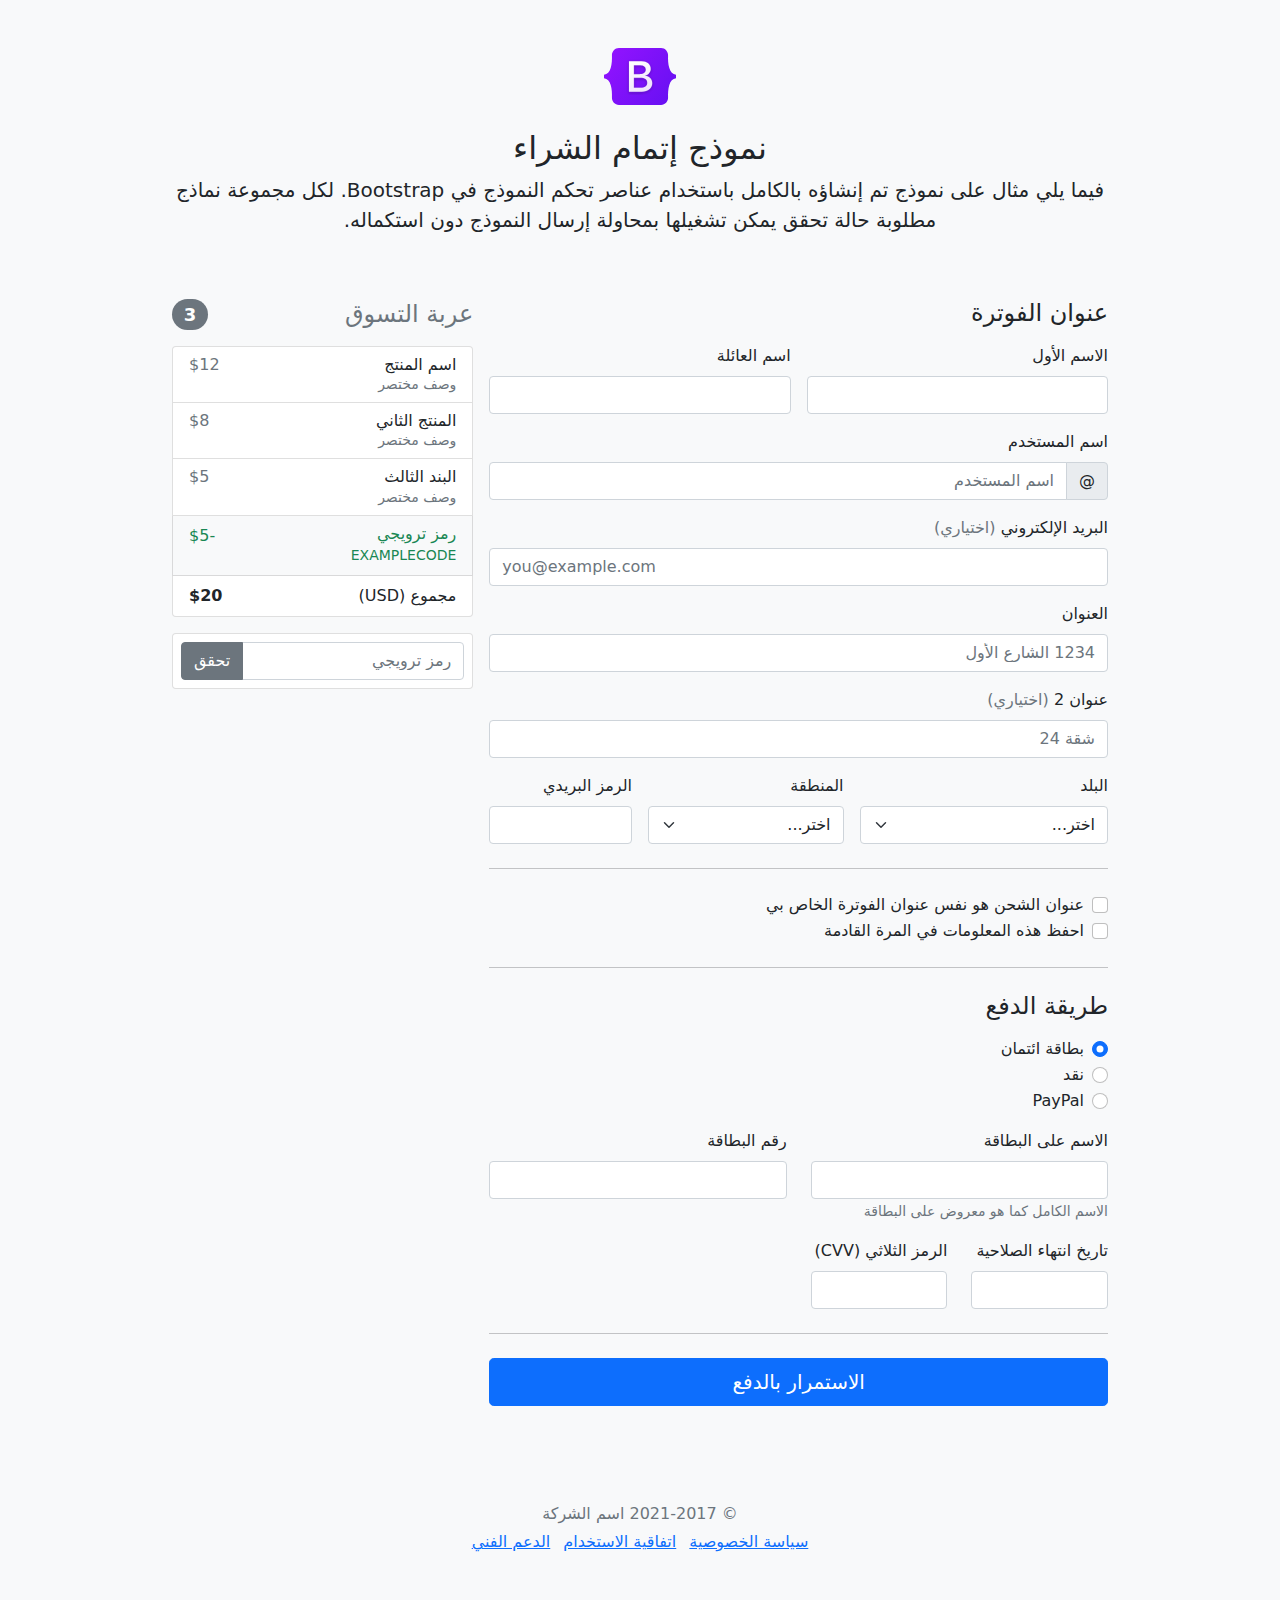
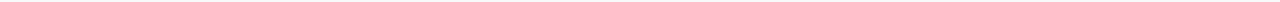
<file: bootstrap-5.1.3-examples/checkout-rtl/index.html>
<!doctype html>
<html lang="ar" dir="rtl">
  <head>
    <meta charset="utf-8">
    <meta name="viewport" content="width=device-width, initial-scale=1">
    <meta name="description" content="">
    <meta name="author" content="Mark Otto, Jacob Thornton, and Bootstrap contributors">
    <meta name="generator" content="Hugo 0.88.1">
    <title>مثال إتمام الشراء · Bootstrap v5.1</title>

    <link rel="canonical" href="https://getbootstrap.com/docs/5.1/examples/checkout-rtl/">

    

    <!-- Bootstrap core CSS -->
<link href="../assets/dist/css/bootstrap.rtl.min.css" rel="stylesheet">

    <style>
      .bd-placeholder-img {
        font-size: 1.125rem;
        text-anchor: middle;
        -webkit-user-select: none;
        -moz-user-select: none;
        user-select: none;
      }

      @media (min-width: 768px) {
        .bd-placeholder-img-lg {
          font-size: 3.5rem;
        }
      }
    </style>

    
    <!-- Custom styles for this template -->
    <link href="../checkout/form-validation.css" rel="stylesheet">
  </head>
  <body class="bg-light">
    
<div class="container">
  <main>
    <div class="py-5 text-center">
      <img class="d-block mx-auto mb-4" src="../assets/brand/bootstrap-logo.svg" alt="" width="72" height="57">
      <h2>نموذج إتمام الشراء</h2>
      <p class="lead">فيما يلي مثال على نموذج تم إنشاؤه بالكامل باستخدام عناصر تحكم النموذج في Bootstrap. لكل مجموعة نماذج مطلوبة حالة تحقق يمكن تشغيلها بمحاولة إرسال النموذج دون استكماله.</p>
    </div>

    <div class="row g-3">
      <div class="col-md-5 col-lg-4 order-md-last">
        <h4 class="d-flex justify-content-between align-items-center mb-3">
          <span class="text-muted">عربة التسوق</span>
          <span class="badge bg-secondary rounded-pill">3</span>
        </h4>
        <ul class="list-group mb-3">
          <li class="list-group-item d-flex justify-content-between lh-sm">
            <div>
              <h6 class="my-0">اسم المنتج</h6>
              <small class="text-muted">وصف مختصر</small>
            </div>
            <span class="text-muted">$12</span>
          </li>
          <li class="list-group-item d-flex justify-content-between lh-sm">
            <div>
              <h6 class="my-0">المنتج الثاني</h6>
              <small class="text-muted">وصف مختصر</small>
            </div>
            <span class="text-muted">$8</span>
          </li>
          <li class="list-group-item d-flex justify-content-between lh-sm">
            <div>
              <h6 class="my-0">البند الثالث</h6>
              <small class="text-muted">وصف مختصر</small>
            </div>
            <span class="text-muted">$5</span>
          </li>
          <li class="list-group-item d-flex justify-content-between bg-light">
            <div class="text-success">
              <h6 class="my-0">رمز ترويجي</h6>
              <small>EXAMPLECODE</small>
            </div>
            <span class="text-success">-$5</span>
          </li>
          <li class="list-group-item d-flex justify-content-between">
            <span>مجموع (USD)</span>
            <strong>$20</strong>
          </li>
        </ul>

        <form class="card p-2">
          <div class="input-group">
            <input type="text" class="form-control" placeholder="رمز ترويجي">
            <button type="submit" class="btn btn-secondary">تحقق</button>
          </div>
        </form>
      </div>
      <div class="col-md-7 col-lg-8">
        <h4 class="mb-3">عنوان الفوترة</h4>
        <form class="needs-validation" novalidate>
          <div class="row g-3">
            <div class="col-sm-6">
              <label for="firstName" class="form-label">الاسم الأول</label>
              <input type="text" class="form-control" id="firstName" placeholder="" value="" required>
              <div class="invalid-feedback">
                يرجى إدخال اسم أول صحيح.
              </div>
            </div>

            <div class="col-sm-6">
              <label for="lastName" class="form-label">اسم العائلة</label>
              <input type="text" class="form-control" id="lastName" placeholder="" value="" required>
              <div class="invalid-feedback">
                يرجى إدخال اسم عائلة صحيح.
              </div>
            </div>

            <div class="col-12">
              <label for="username" class="form-label">اسم المستخدم</label>
              <div class="input-group has-validation">
                <span class="input-group-text">@</span>
                <input type="text" class="form-control" id="username" placeholder="اسم المستخدم" required>
              <div class="invalid-feedback">
                اسم المستخدم الخاص بك مطلوب.
                </div>
              </div>
            </div>

            <div class="col-12">
              <label for="email" class="form-label">البريد الإلكتروني <span class="text-muted">(اختياري)</span></label>
              <input type="email" class="form-control" id="email" placeholder="you@example.com">
              <div class="invalid-feedback">
                يرجى إدخال عنوان بريد إلكتروني صحيح لتصلكم تحديثات الشحن.
              </div>
            </div>

            <div class="col-12">
              <label for="address" class="form-label">العنوان</label>
              <input type="text" class="form-control" id="address" placeholder="1234 الشارع الأول" required>
              <div class="invalid-feedback">
                يرجى إدخال عنوان الشحن الخاص بك.
              </div>
            </div>

            <div class="col-12">
              <label for="address2" class="form-label">عنوان 2 <span class="text-muted">(اختياري)</span></label>
              <input type="text" class="form-control" id="address2" placeholder="شقة 24">
            </div>

            <div class="col-md-5">
              <label for="country" class="form-label">البلد</label>
              <select class="form-select" id="country" required>
                <option value="">اختر...</option>
                <option>الولايات المتحدة الأمريكية</option>
              </select>
              <div class="invalid-feedback">
                يرجى اختيار بلد صحيح.
              </div>
            </div>

            <div class="col-md-4">
              <label for="state" class="form-label">المنطقة</label>
              <select class="form-select" id="state" required>
                <option value="">اختر...</option>
                <option>كاليفورنيا</option>
              </select>
              <div class="invalid-feedback">
                يرجى اختيار اسم منطقة صحيح.
              </div>
            </div>

            <div class="col-md-3">
              <label for="zip" class="form-label">الرمز البريدي</label>
              <input type="text" class="form-control" id="zip" placeholder="" required>
              <div class="invalid-feedback">
                الرمز البريدي مطلوب.
              </div>
            </div>
          </div>

          <hr class="my-4">

          <div class="form-check">
            <input type="checkbox" class="form-check-input" id="same-address">
            <label class="form-check-label" for="same-address">عنوان الشحن هو نفس عنوان الفوترة الخاص بي</label>
          </div>

          <div class="form-check">
            <input type="checkbox" class="form-check-input" id="save-info">
            <label class="form-check-label" for="save-info">احفظ هذه المعلومات في المرة القادمة</label>
          </div>

          <hr class="my-4">

          <h4 class="mb-3">طريقة الدفع</h4>

          <div class="my-3">
            <div class="form-check">
              <input id="credit" name="paymentMethod" type="radio" class="form-check-input" checked required>
              <label class="form-check-label" for="credit">بطاقة ائتمان</label>
            </div>
            <div class="form-check">
              <input id="cash" name="paymentMethod" type="radio" class="form-check-input" required>
              <label class="form-check-label" for="cash">نقد</label>
            </div>
            <div class="form-check">
              <input id="paypal" name="paymentMethod" type="radio" class="form-check-input" required>
              <label class="form-check-label" for="paypal">PayPal</label>
            </div>
          </div>

          <div class="row gy-3">
            <div class="col-md-6">
              <label for="cc-name" class="form-label">الاسم على البطاقة</label>
              <input type="text" class="form-control" id="cc-name" placeholder="" required>
              <small class="text-muted">الاسم الكامل كما هو معروض على البطاقة</small>
              <div class="invalid-feedback">
                الاسم على البطاقة مطلوب
              </div>
            </div>

            <div class="col-md-6">
              <label for="cc-number" class="form-label">رقم البطاقة</label>
              <input type="text" class="form-control" id="cc-number" placeholder="" required>
              <div class="invalid-feedback">
                رقم بطاقة الائتمان مطلوب
              </div>
            </div>

            <div class="col-md-3">
              <label for="cc-expiration" class="form-label">تاريخ انتهاء الصلاحية</label>
              <input type="text" class="form-control" id="cc-expiration" placeholder="" required>
              <div class="invalid-feedback">
                تاريخ انتهاء الصلاحية مطلوب
              </div>
            </div>

            <div class="col-md-3">
              <label for="cc-cvv" class="form-label">الرمز الثلاثي (CVV)</label>
              <input type="text" class="form-control" id="cc-cvv" placeholder="" required>
              <div class="invalid-feedback">
                رمز الحماية مطلوب
              </div>
            </div>
          </div>

          <hr class="my-4">

          <button class="w-100 btn btn-primary btn-lg" type="submit">الاستمرار بالدفع</button>
        </form>
      </div>
    </div>
  </main>
  <footer class="my-5 pt-5 text-muted text-center text-small">
    <p class="mb-1">&copy; 2021-2017 اسم الشركة</p>
    <ul class="list-inline">
      <li class="list-inline-item"><a href="#">سياسة الخصوصية</a></li>
      <li class="list-inline-item"><a href="#">اتفاقية الاستخدام</a></li>
      <li class="list-inline-item"><a href="#">الدعم الفني</a></li>
    </ul>
  </footer>
</div>


    <script src="../assets/dist/js/bootstrap.bundle.min.js"></script>

      <script src="../checkout/form-validation.js"></script>
  </body>
</html>
</file>
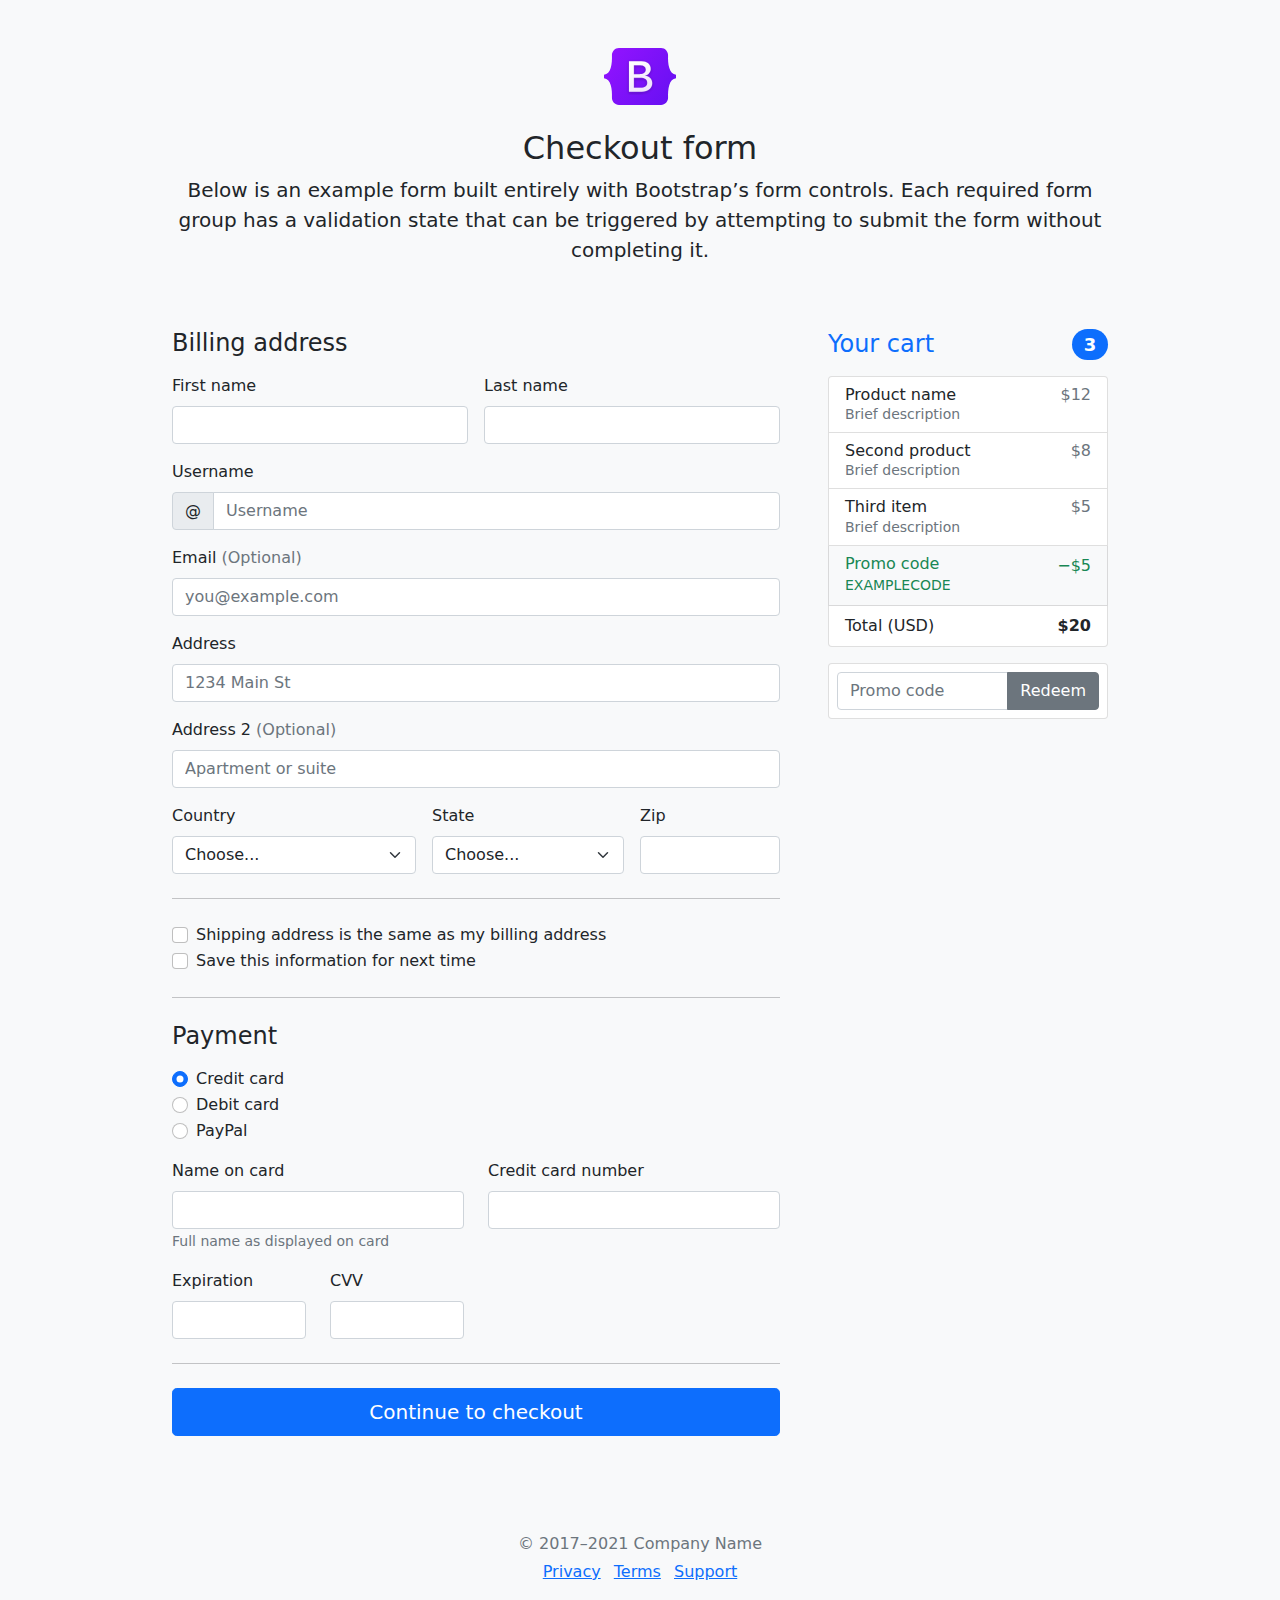
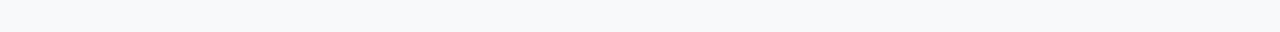
<file: bootstrap-5.1.3-examples/checkout/index.html>
<!doctype html>
<html lang="en">
  <head>
    <meta charset="utf-8">
    <meta name="viewport" content="width=device-width, initial-scale=1">
    <meta name="description" content="">
    <meta name="author" content="Mark Otto, Jacob Thornton, and Bootstrap contributors">
    <meta name="generator" content="Hugo 0.88.1">
    <title>Checkout example · Bootstrap v5.1</title>

    <link rel="canonical" href="https://getbootstrap.com/docs/5.1/examples/checkout/">

    

    <!-- Bootstrap core CSS -->
<link href="../assets/dist/css/bootstrap.min.css" rel="stylesheet">

    <style>
      .bd-placeholder-img {
        font-size: 1.125rem;
        text-anchor: middle;
        -webkit-user-select: none;
        -moz-user-select: none;
        user-select: none;
      }

      @media (min-width: 768px) {
        .bd-placeholder-img-lg {
          font-size: 3.5rem;
        }
      }
    </style>

    
    <!-- Custom styles for this template -->
    <link href="form-validation.css" rel="stylesheet">
  </head>
  <body class="bg-light">
    
<div class="container">
  <main>
    <div class="py-5 text-center">
      <img class="d-block mx-auto mb-4" src="../assets/brand/bootstrap-logo.svg" alt="" width="72" height="57">
      <h2>Checkout form</h2>
      <p class="lead">Below is an example form built entirely with Bootstrap’s form controls. Each required form group has a validation state that can be triggered by attempting to submit the form without completing it.</p>
    </div>

    <div class="row g-5">
      <div class="col-md-5 col-lg-4 order-md-last">
        <h4 class="d-flex justify-content-between align-items-center mb-3">
          <span class="text-primary">Your cart</span>
          <span class="badge bg-primary rounded-pill">3</span>
        </h4>
        <ul class="list-group mb-3">
          <li class="list-group-item d-flex justify-content-between lh-sm">
            <div>
              <h6 class="my-0">Product name</h6>
              <small class="text-muted">Brief description</small>
            </div>
            <span class="text-muted">$12</span>
          </li>
          <li class="list-group-item d-flex justify-content-between lh-sm">
            <div>
              <h6 class="my-0">Second product</h6>
              <small class="text-muted">Brief description</small>
            </div>
            <span class="text-muted">$8</span>
          </li>
          <li class="list-group-item d-flex justify-content-between lh-sm">
            <div>
              <h6 class="my-0">Third item</h6>
              <small class="text-muted">Brief description</small>
            </div>
            <span class="text-muted">$5</span>
          </li>
          <li class="list-group-item d-flex justify-content-between bg-light">
            <div class="text-success">
              <h6 class="my-0">Promo code</h6>
              <small>EXAMPLECODE</small>
            </div>
            <span class="text-success">−$5</span>
          </li>
          <li class="list-group-item d-flex justify-content-between">
            <span>Total (USD)</span>
            <strong>$20</strong>
          </li>
        </ul>

        <form class="card p-2">
          <div class="input-group">
            <input type="text" class="form-control" placeholder="Promo code">
            <button type="submit" class="btn btn-secondary">Redeem</button>
          </div>
        </form>
      </div>
      <div class="col-md-7 col-lg-8">
        <h4 class="mb-3">Billing address</h4>
        <form class="needs-validation" novalidate>
          <div class="row g-3">
            <div class="col-sm-6">
              <label for="firstName" class="form-label">First name</label>
              <input type="text" class="form-control" id="firstName" placeholder="" value="" required>
              <div class="invalid-feedback">
                Valid first name is required.
              </div>
            </div>

            <div class="col-sm-6">
              <label for="lastName" class="form-label">Last name</label>
              <input type="text" class="form-control" id="lastName" placeholder="" value="" required>
              <div class="invalid-feedback">
                Valid last name is required.
              </div>
            </div>

            <div class="col-12">
              <label for="username" class="form-label">Username</label>
              <div class="input-group has-validation">
                <span class="input-group-text">@</span>
                <input type="text" class="form-control" id="username" placeholder="Username" required>
              <div class="invalid-feedback">
                  Your username is required.
                </div>
              </div>
            </div>

            <div class="col-12">
              <label for="email" class="form-label">Email <span class="text-muted">(Optional)</span></label>
              <input type="email" class="form-control" id="email" placeholder="you@example.com">
              <div class="invalid-feedback">
                Please enter a valid email address for shipping updates.
              </div>
            </div>

            <div class="col-12">
              <label for="address" class="form-label">Address</label>
              <input type="text" class="form-control" id="address" placeholder="1234 Main St" required>
              <div class="invalid-feedback">
                Please enter your shipping address.
              </div>
            </div>

            <div class="col-12">
              <label for="address2" class="form-label">Address 2 <span class="text-muted">(Optional)</span></label>
              <input type="text" class="form-control" id="address2" placeholder="Apartment or suite">
            </div>

            <div class="col-md-5">
              <label for="country" class="form-label">Country</label>
              <select class="form-select" id="country" required>
                <option value="">Choose...</option>
                <option>United States</option>
              </select>
              <div class="invalid-feedback">
                Please select a valid country.
              </div>
            </div>

            <div class="col-md-4">
              <label for="state" class="form-label">State</label>
              <select class="form-select" id="state" required>
                <option value="">Choose...</option>
                <option>California</option>
              </select>
              <div class="invalid-feedback">
                Please provide a valid state.
              </div>
            </div>

            <div class="col-md-3">
              <label for="zip" class="form-label">Zip</label>
              <input type="text" class="form-control" id="zip" placeholder="" required>
              <div class="invalid-feedback">
                Zip code required.
              </div>
            </div>
          </div>

          <hr class="my-4">

          <div class="form-check">
            <input type="checkbox" class="form-check-input" id="same-address">
            <label class="form-check-label" for="same-address">Shipping address is the same as my billing address</label>
          </div>

          <div class="form-check">
            <input type="checkbox" class="form-check-input" id="save-info">
            <label class="form-check-label" for="save-info">Save this information for next time</label>
          </div>

          <hr class="my-4">

          <h4 class="mb-3">Payment</h4>

          <div class="my-3">
            <div class="form-check">
              <input id="credit" name="paymentMethod" type="radio" class="form-check-input" checked required>
              <label class="form-check-label" for="credit">Credit card</label>
            </div>
            <div class="form-check">
              <input id="debit" name="paymentMethod" type="radio" class="form-check-input" required>
              <label class="form-check-label" for="debit">Debit card</label>
            </div>
            <div class="form-check">
              <input id="paypal" name="paymentMethod" type="radio" class="form-check-input" required>
              <label class="form-check-label" for="paypal">PayPal</label>
            </div>
          </div>

          <div class="row gy-3">
            <div class="col-md-6">
              <label for="cc-name" class="form-label">Name on card</label>
              <input type="text" class="form-control" id="cc-name" placeholder="" required>
              <small class="text-muted">Full name as displayed on card</small>
              <div class="invalid-feedback">
                Name on card is required
              </div>
            </div>

            <div class="col-md-6">
              <label for="cc-number" class="form-label">Credit card number</label>
              <input type="text" class="form-control" id="cc-number" placeholder="" required>
              <div class="invalid-feedback">
                Credit card number is required
              </div>
            </div>

            <div class="col-md-3">
              <label for="cc-expiration" class="form-label">Expiration</label>
              <input type="text" class="form-control" id="cc-expiration" placeholder="" required>
              <div class="invalid-feedback">
                Expiration date required
              </div>
            </div>

            <div class="col-md-3">
              <label for="cc-cvv" class="form-label">CVV</label>
              <input type="text" class="form-control" id="cc-cvv" placeholder="" required>
              <div class="invalid-feedback">
                Security code required
              </div>
            </div>
          </div>

          <hr class="my-4">

          <button class="w-100 btn btn-primary btn-lg" type="submit">Continue to checkout</button>
        </form>
      </div>
    </div>
  </main>

  <footer class="my-5 pt-5 text-muted text-center text-small">
    <p class="mb-1">&copy; 2017–2021 Company Name</p>
    <ul class="list-inline">
      <li class="list-inline-item"><a href="#">Privacy</a></li>
      <li class="list-inline-item"><a href="#">Terms</a></li>
      <li class="list-inline-item"><a href="#">Support</a></li>
    </ul>
  </footer>
</div>


    <script src="../assets/dist/js/bootstrap.bundle.min.js"></script>

      <script src="form-validation.js"></script>
  </body>
</html>
</file>
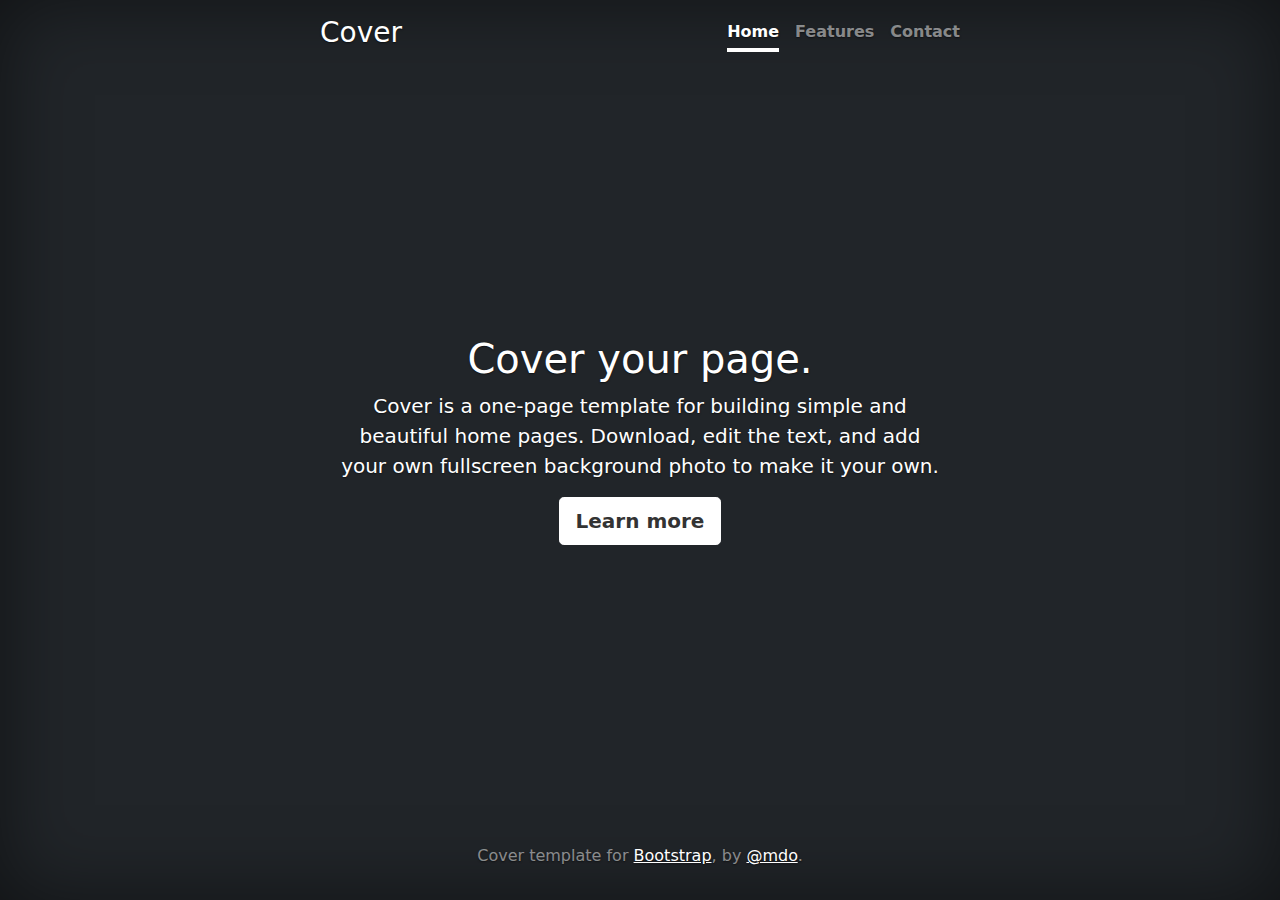
<file: bootstrap-5.1.3-examples/cover/index.html>
<!doctype html>
<html lang="en" class="h-100">
  <head>
    <meta charset="utf-8">
    <meta name="viewport" content="width=device-width, initial-scale=1">
    <meta name="description" content="">
    <meta name="author" content="Mark Otto, Jacob Thornton, and Bootstrap contributors">
    <meta name="generator" content="Hugo 0.88.1">
    <title>Cover Template · Bootstrap v5.1</title>

    <link rel="canonical" href="https://getbootstrap.com/docs/5.1/examples/cover/">

    

    <!-- Bootstrap core CSS -->
<link href="../assets/dist/css/bootstrap.min.css" rel="stylesheet">

    <style>
      .bd-placeholder-img {
        font-size: 1.125rem;
        text-anchor: middle;
        -webkit-user-select: none;
        -moz-user-select: none;
        user-select: none;
      }

      @media (min-width: 768px) {
        .bd-placeholder-img-lg {
          font-size: 3.5rem;
        }
      }
    </style>

    
    <!-- Custom styles for this template -->
    <link href="cover.css" rel="stylesheet">
  </head>
  <body class="d-flex h-100 text-center text-white bg-dark">
    
<div class="cover-container d-flex w-100 h-100 p-3 mx-auto flex-column">
  <header class="mb-auto">
    <div>
      <h3 class="float-md-start mb-0">Cover</h3>
      <nav class="nav nav-masthead justify-content-center float-md-end">
        <a class="nav-link active" aria-current="page" href="#">Home</a>
        <a class="nav-link" href="#">Features</a>
        <a class="nav-link" href="#">Contact</a>
      </nav>
    </div>
  </header>

  <main class="px-3">
    <h1>Cover your page.</h1>
    <p class="lead">Cover is a one-page template for building simple and beautiful home pages. Download, edit the text, and add your own fullscreen background photo to make it your own.</p>
    <p class="lead">
      <a href="#" class="btn btn-lg btn-secondary fw-bold border-white bg-white">Learn more</a>
    </p>
  </main>

  <footer class="mt-auto text-white-50">
    <p>Cover template for <a href="https://getbootstrap.com/" class="text-white">Bootstrap</a>, by <a href="https://twitter.com/mdo" class="text-white">@mdo</a>.</p>
  </footer>
</div>


    
  </body>
</html>
</file>
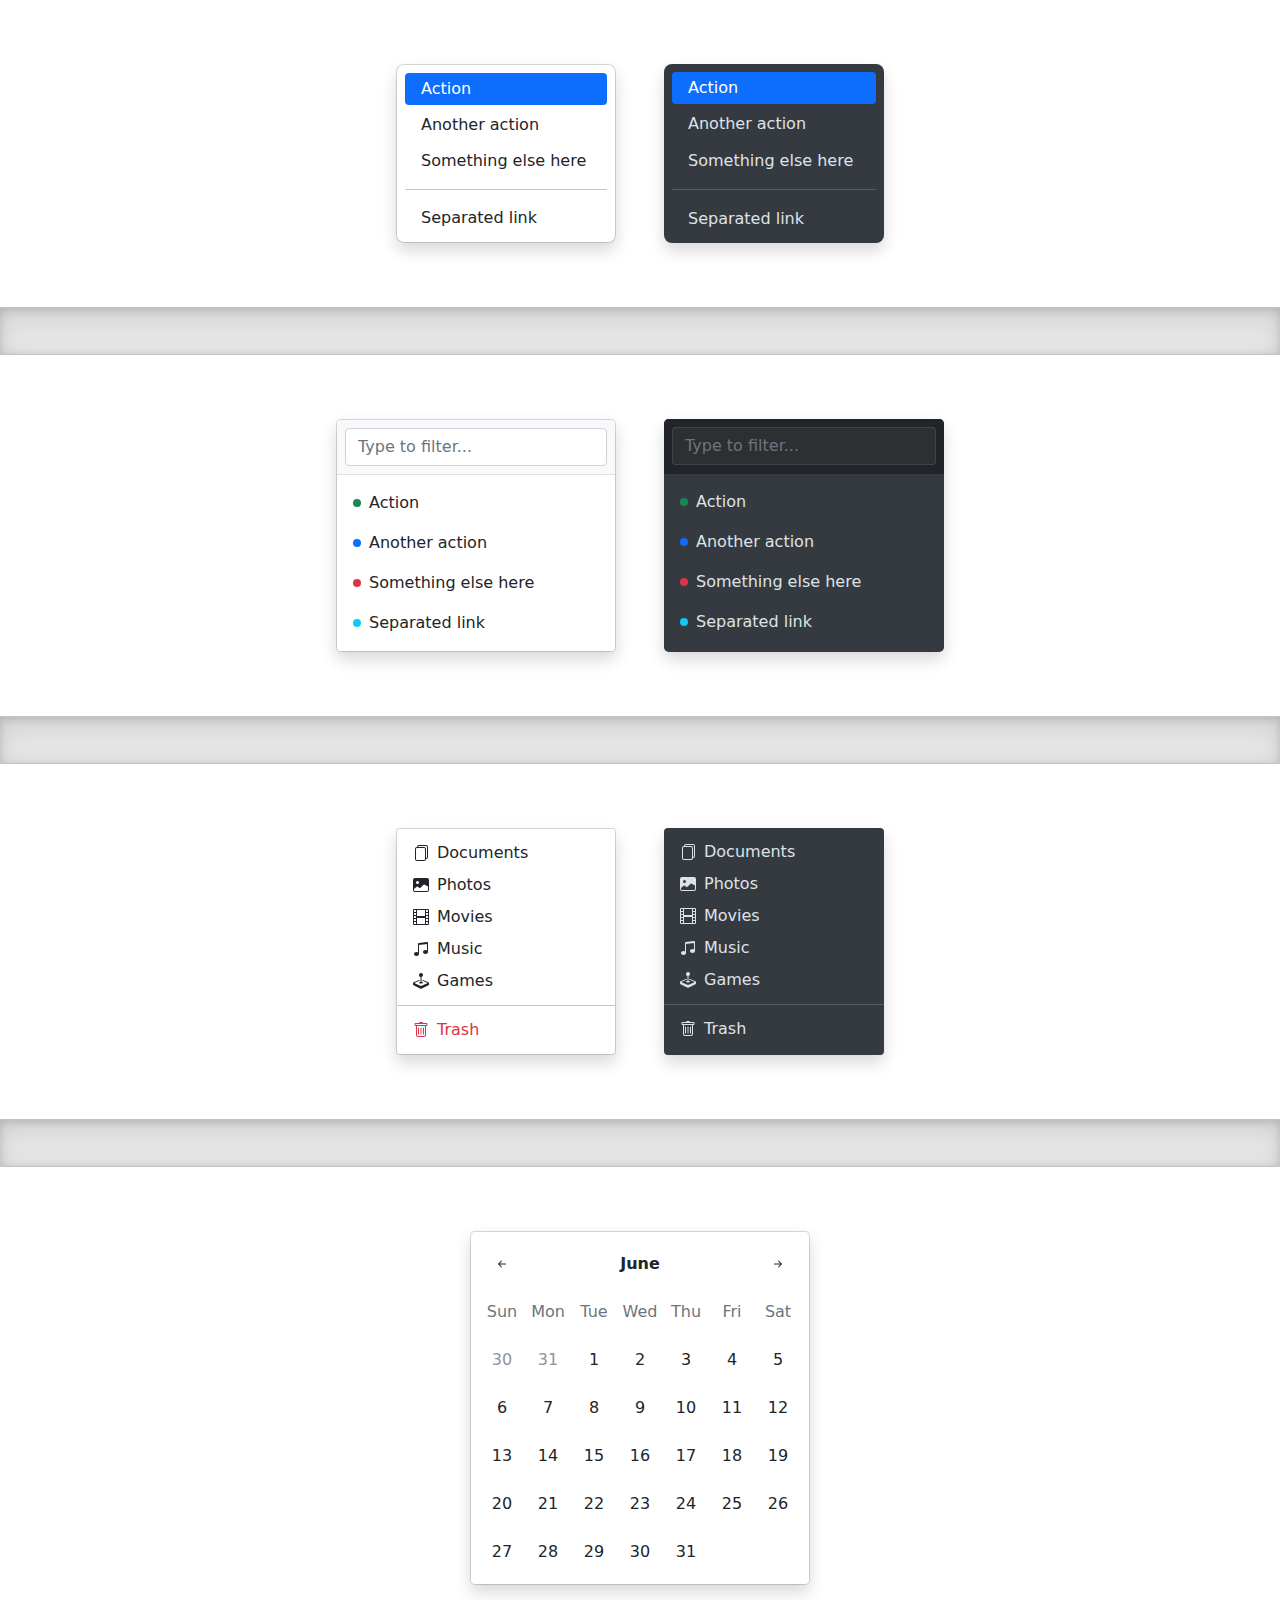
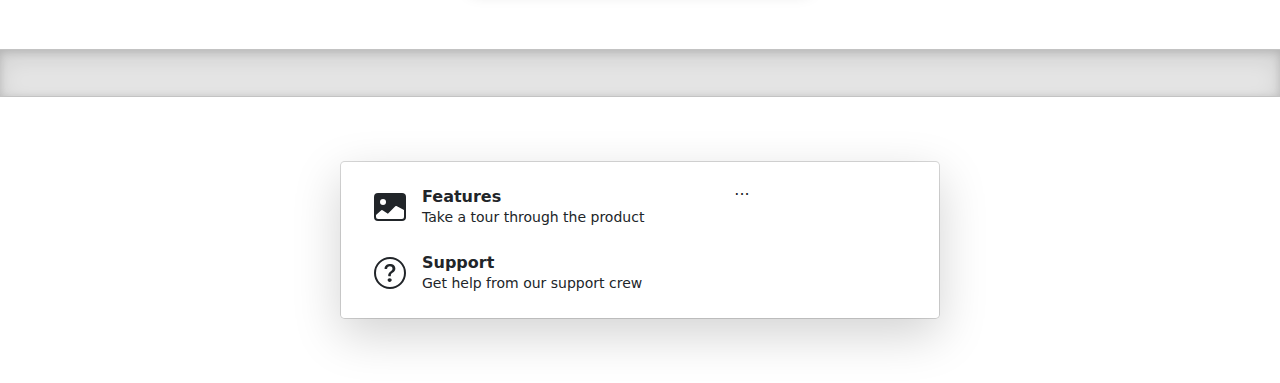
<file: bootstrap-5.1.3-examples/dropdowns/index.html>
<!doctype html>
<html lang="en">
  <head>
    <meta charset="utf-8">
    <meta name="viewport" content="width=device-width, initial-scale=1">
    <meta name="description" content="">
    <meta name="author" content="Mark Otto, Jacob Thornton, and Bootstrap contributors">
    <meta name="generator" content="Hugo 0.88.1">
    <title>Dropdowns · Bootstrap v5.1</title>

    <link rel="canonical" href="https://getbootstrap.com/docs/5.1/examples/dropdowns/">

    

    <!-- Bootstrap core CSS -->
<link href="../assets/dist/css/bootstrap.min.css" rel="stylesheet">

    <style>
      .bd-placeholder-img {
        font-size: 1.125rem;
        text-anchor: middle;
        -webkit-user-select: none;
        -moz-user-select: none;
        user-select: none;
      }

      @media (min-width: 768px) {
        .bd-placeholder-img-lg {
          font-size: 3.5rem;
        }
      }
    </style>

    
    <!-- Custom styles for this template -->
    <link href="dropdowns.css" rel="stylesheet">
  </head>
  <body>
    
<svg xmlns="http://www.w3.org/2000/svg" style="display: none;">
  <symbol id="bootstrap" viewBox="0 0 118 94">
    <title>Bootstrap</title>
    <path fill-rule="evenodd" clip-rule="evenodd" d="M24.509 0c-6.733 0-11.715 5.893-11.492 12.284.214 6.14-.064 14.092-2.066 20.577C8.943 39.365 5.547 43.485 0 44.014v5.972c5.547.529 8.943 4.649 10.951 11.153 2.002 6.485 2.28 14.437 2.066 20.577C12.794 88.106 17.776 94 24.51 94H93.5c6.733 0 11.714-5.893 11.491-12.284-.214-6.14.064-14.092 2.066-20.577 2.009-6.504 5.396-10.624 10.943-11.153v-5.972c-5.547-.529-8.934-4.649-10.943-11.153-2.002-6.484-2.28-14.437-2.066-20.577C105.214 5.894 100.233 0 93.5 0H24.508zM80 57.863C80 66.663 73.436 72 62.543 72H44a2 2 0 01-2-2V24a2 2 0 012-2h18.437c9.083 0 15.044 4.92 15.044 12.474 0 5.302-4.01 10.049-9.119 10.88v.277C75.317 46.394 80 51.21 80 57.863zM60.521 28.34H49.948v14.934h8.905c6.884 0 10.68-2.772 10.68-7.727 0-4.643-3.264-7.207-9.012-7.207zM49.948 49.2v16.458H60.91c7.167 0 10.964-2.876 10.964-8.281 0-5.406-3.903-8.178-11.425-8.178H49.948z"></path>
  </symbol>

  <symbol id="exclamation-triangle-fill" viewBox="0 0 16 16">
    <path d="M8.982 1.566a1.13 1.13 0 0 0-1.96 0L.165 13.233c-.457.778.091 1.767.98 1.767h13.713c.889 0 1.438-.99.98-1.767L8.982 1.566zM8 5c.535 0 .954.462.9.995l-.35 3.507a.552.552 0 0 1-1.1 0L7.1 5.995A.905.905 0 0 1 8 5zm.002 6a1 1 0 1 1 0 2 1 1 0 0 1 0-2z"/>
  </symbol>

  <symbol id="check2" viewBox="0 0 16 16">
    <path d="M13.854 3.646a.5.5 0 0 1 0 .708l-7 7a.5.5 0 0 1-.708 0l-3.5-3.5a.5.5 0 1 1 .708-.708L6.5 10.293l6.646-6.647a.5.5 0 0 1 .708 0z"/>
  </symbol>

  <symbol id="check2-circle" viewBox="0 0 16 16">
    <path d="M2.5 8a5.5 5.5 0 0 1 8.25-4.764.5.5 0 0 0 .5-.866A6.5 6.5 0 1 0 14.5 8a.5.5 0 0 0-1 0 5.5 5.5 0 1 1-11 0z"/>
    <path d="M15.354 3.354a.5.5 0 0 0-.708-.708L8 9.293 5.354 6.646a.5.5 0 1 0-.708.708l3 3a.5.5 0 0 0 .708 0l7-7z"/>
  </symbol>

  <symbol id="bookmark-star" viewBox="0 0 16 16">
    <path d="M7.84 4.1a.178.178 0 0 1 .32 0l.634 1.285a.178.178 0 0 0 .134.098l1.42.206c.145.021.204.2.098.303L9.42 6.993a.178.178 0 0 0-.051.158l.242 1.414a.178.178 0 0 1-.258.187l-1.27-.668a.178.178 0 0 0-.165 0l-1.27.668a.178.178 0 0 1-.257-.187l.242-1.414a.178.178 0 0 0-.05-.158l-1.03-1.001a.178.178 0 0 1 .098-.303l1.42-.206a.178.178 0 0 0 .134-.098L7.84 4.1z"/>
    <path d="M2 2a2 2 0 0 1 2-2h8a2 2 0 0 1 2 2v13.5a.5.5 0 0 1-.777.416L8 13.101l-5.223 2.815A.5.5 0 0 1 2 15.5V2zm2-1a1 1 0 0 0-1 1v12.566l4.723-2.482a.5.5 0 0 1 .554 0L13 14.566V2a1 1 0 0 0-1-1H4z"/>
  </symbol>

  <symbol id="grid-fill" viewBox="0 0 16 16">
    <path d="M1 2.5A1.5 1.5 0 0 1 2.5 1h3A1.5 1.5 0 0 1 7 2.5v3A1.5 1.5 0 0 1 5.5 7h-3A1.5 1.5 0 0 1 1 5.5v-3zm8 0A1.5 1.5 0 0 1 10.5 1h3A1.5 1.5 0 0 1 15 2.5v3A1.5 1.5 0 0 1 13.5 7h-3A1.5 1.5 0 0 1 9 5.5v-3zm-8 8A1.5 1.5 0 0 1 2.5 9h3A1.5 1.5 0 0 1 7 10.5v3A1.5 1.5 0 0 1 5.5 15h-3A1.5 1.5 0 0 1 1 13.5v-3zm8 0A1.5 1.5 0 0 1 10.5 9h3a1.5 1.5 0 0 1 1.5 1.5v3a1.5 1.5 0 0 1-1.5 1.5h-3A1.5 1.5 0 0 1 9 13.5v-3z"/>
  </symbol>

  <symbol id="stars" viewBox="0 0 16 16">
    <path d="M7.657 6.247c.11-.33.576-.33.686 0l.645 1.937a2.89 2.89 0 0 0 1.829 1.828l1.936.645c.33.11.33.576 0 .686l-1.937.645a2.89 2.89 0 0 0-1.828 1.829l-.645 1.936a.361.361 0 0 1-.686 0l-.645-1.937a2.89 2.89 0 0 0-1.828-1.828l-1.937-.645a.361.361 0 0 1 0-.686l1.937-.645a2.89 2.89 0 0 0 1.828-1.828l.645-1.937zM3.794 1.148a.217.217 0 0 1 .412 0l.387 1.162c.173.518.579.924 1.097 1.097l1.162.387a.217.217 0 0 1 0 .412l-1.162.387A1.734 1.734 0 0 0 4.593 5.69l-.387 1.162a.217.217 0 0 1-.412 0L3.407 5.69A1.734 1.734 0 0 0 2.31 4.593l-1.162-.387a.217.217 0 0 1 0-.412l1.162-.387A1.734 1.734 0 0 0 3.407 2.31l.387-1.162zM10.863.099a.145.145 0 0 1 .274 0l.258.774c.115.346.386.617.732.732l.774.258a.145.145 0 0 1 0 .274l-.774.258a1.156 1.156 0 0 0-.732.732l-.258.774a.145.145 0 0 1-.274 0l-.258-.774a1.156 1.156 0 0 0-.732-.732L9.1 2.137a.145.145 0 0 1 0-.274l.774-.258c.346-.115.617-.386.732-.732L10.863.1z"/>
  </symbol>

  <symbol id="film" viewBox="0 0 16 16">
    <path d="M0 1a1 1 0 0 1 1-1h14a1 1 0 0 1 1 1v14a1 1 0 0 1-1 1H1a1 1 0 0 1-1-1V1zm4 0v6h8V1H4zm8 8H4v6h8V9zM1 1v2h2V1H1zm2 3H1v2h2V4zM1 7v2h2V7H1zm2 3H1v2h2v-2zm-2 3v2h2v-2H1zM15 1h-2v2h2V1zm-2 3v2h2V4h-2zm2 3h-2v2h2V7zm-2 3v2h2v-2h-2zm2 3h-2v2h2v-2z"/>
  </symbol>

  <symbol id="joystick" viewBox="0 0 16 16">
    <path d="M10 2a2 2 0 0 1-1.5 1.937v5.087c.863.083 1.5.377 1.5.726 0 .414-.895.75-2 .75s-2-.336-2-.75c0-.35.637-.643 1.5-.726V3.937A2 2 0 1 1 10 2z"/>
    <path d="M0 9.665v1.717a1 1 0 0 0 .553.894l6.553 3.277a2 2 0 0 0 1.788 0l6.553-3.277a1 1 0 0 0 .553-.894V9.665c0-.1-.06-.19-.152-.23L9.5 6.715v.993l5.227 2.178a.125.125 0 0 1 .001.23l-5.94 2.546a2 2 0 0 1-1.576 0l-5.94-2.546a.125.125 0 0 1 .001-.23L6.5 7.708l-.013-.988L.152 9.435a.25.25 0 0 0-.152.23z"/>
  </symbol>

  <symbol id="music-note-beamed" viewBox="0 0 16 16">
    <path d="M6 13c0 1.105-1.12 2-2.5 2S1 14.105 1 13c0-1.104 1.12-2 2.5-2s2.5.896 2.5 2zm9-2c0 1.105-1.12 2-2.5 2s-2.5-.895-2.5-2 1.12-2 2.5-2 2.5.895 2.5 2z"/>
    <path fill-rule="evenodd" d="M14 11V2h1v9h-1zM6 3v10H5V3h1z"/>
    <path d="M5 2.905a1 1 0 0 1 .9-.995l8-.8a1 1 0 0 1 1.1.995V3L5 4V2.905z"/>
  </symbol>

  <symbol id="files" viewBox="0 0 16 16">
    <path d="M13 0H6a2 2 0 0 0-2 2 2 2 0 0 0-2 2v10a2 2 0 0 0 2 2h7a2 2 0 0 0 2-2 2 2 0 0 0 2-2V2a2 2 0 0 0-2-2zm0 13V4a2 2 0 0 0-2-2H5a1 1 0 0 1 1-1h7a1 1 0 0 1 1 1v10a1 1 0 0 1-1 1zM3 4a1 1 0 0 1 1-1h7a1 1 0 0 1 1 1v10a1 1 0 0 1-1 1H4a1 1 0 0 1-1-1V4z"/>
  </symbol>

  <symbol id="image-fill" viewBox="0 0 16 16">
    <path d="M.002 3a2 2 0 0 1 2-2h12a2 2 0 0 1 2 2v10a2 2 0 0 1-2 2h-12a2 2 0 0 1-2-2V3zm1 9v1a1 1 0 0 0 1 1h12a1 1 0 0 0 1-1V9.5l-3.777-1.947a.5.5 0 0 0-.577.093l-3.71 3.71-2.66-1.772a.5.5 0 0 0-.63.062L1.002 12zm5-6.5a1.5 1.5 0 1 0-3 0 1.5 1.5 0 0 0 3 0z"/>
  </symbol>

  <symbol id="trash" viewBox="0 0 16 16">
    <path d="M5.5 5.5A.5.5 0 0 1 6 6v6a.5.5 0 0 1-1 0V6a.5.5 0 0 1 .5-.5zm2.5 0a.5.5 0 0 1 .5.5v6a.5.5 0 0 1-1 0V6a.5.5 0 0 1 .5-.5zm3 .5a.5.5 0 0 0-1 0v6a.5.5 0 0 0 1 0V6z"/>
    <path fill-rule="evenodd" d="M14.5 3a1 1 0 0 1-1 1H13v9a2 2 0 0 1-2 2H5a2 2 0 0 1-2-2V4h-.5a1 1 0 0 1-1-1V2a1 1 0 0 1 1-1H6a1 1 0 0 1 1-1h2a1 1 0 0 1 1 1h3.5a1 1 0 0 1 1 1v1zM4.118 4 4 4.059V13a1 1 0 0 0 1 1h6a1 1 0 0 0 1-1V4.059L11.882 4H4.118zM2.5 3V2h11v1h-11z"/>
  </symbol>

  <symbol id="question-circle" viewBox="0 0 16 16">
    <path d="M8 15A7 7 0 1 1 8 1a7 7 0 0 1 0 14zm0 1A8 8 0 1 0 8 0a8 8 0 0 0 0 16z"/>
    <path d="M5.255 5.786a.237.237 0 0 0 .241.247h.825c.138 0 .248-.113.266-.25.09-.656.54-1.134 1.342-1.134.686 0 1.314.343 1.314 1.168 0 .635-.374.927-.965 1.371-.673.489-1.206 1.06-1.168 1.987l.003.217a.25.25 0 0 0 .25.246h.811a.25.25 0 0 0 .25-.25v-.105c0-.718.273-.927 1.01-1.486.609-.463 1.244-.977 1.244-2.056 0-1.511-1.276-2.241-2.673-2.241-1.267 0-2.655.59-2.75 2.286zm1.557 5.763c0 .533.425.927 1.01.927.609 0 1.028-.394 1.028-.927 0-.552-.42-.94-1.029-.94-.584 0-1.009.388-1.009.94z"/>
  </symbol>

  <symbol id="arrow-left-short" viewBox="0 0 16 16">
    <path fill-rule="evenodd" d="M12 8a.5.5 0 0 1-.5.5H5.707l2.147 2.146a.5.5 0 0 1-.708.708l-3-3a.5.5 0 0 1 0-.708l3-3a.5.5 0 1 1 .708.708L5.707 7.5H11.5a.5.5 0 0 1 .5.5z"/>
  </symbol>

  <symbol id="arrow-right-short" viewBox="0 0 16 16">
    <path fill-rule="evenodd" d="M4 8a.5.5 0 0 1 .5-.5h5.793L8.146 5.354a.5.5 0 1 1 .708-.708l3 3a.5.5 0 0 1 0 .708l-3 3a.5.5 0 0 1-.708-.708L10.293 8.5H4.5A.5.5 0 0 1 4 8z"/>
  </symbol>
</svg>

<div class="d-flex gap-5 justify-content-center" id="dropdownMacos">
  <ul class="dropdown-menu dropdown-menu-macos mx-0 shadow" style="width: 220px;">
    <li><a class="dropdown-item active" href="#">Action</a></li>
    <li><a class="dropdown-item" href="#">Another action</a></li>
    <li><a class="dropdown-item" href="#">Something else here</a></li>
    <li><hr class="dropdown-divider"></li>
    <li><a class="dropdown-item" href="#">Separated link</a></li>
  </ul>
  <ul class="dropdown-menu dropdown-menu-dark dropdown-menu-macos mx-0 border-0 shadow" style="width: 220px;">
    <li><a class="dropdown-item active" href="#">Action</a></li>
    <li><a class="dropdown-item" href="#">Another action</a></li>
    <li><a class="dropdown-item" href="#">Something else here</a></li>
    <li><hr class="dropdown-divider"></li>
    <li><a class="dropdown-item" href="#">Separated link</a></li>
  </ul>
</div>

<div class="b-example-divider"></div>


<div class="d-flex gap-5 justify-content-center" id="dropdownFilter">
  <div class="dropdown-menu pt-0 mx-0 rounded-3 shadow overflow-hidden" style="width: 280px;">
    <form class="p-2 mb-2 bg-light border-bottom">
      <input type="search" class="form-control" autocomplete="false" placeholder="Type to filter...">
    </form>
    <ul class="list-unstyled mb-0">
      <li><a class="dropdown-item d-flex align-items-center gap-2 py-2" href="#">
        <span class="d-inline-block bg-success rounded-circle" style="width: .5em; height: .5em;"></span>
        Action
      </a></li>
      <li><a class="dropdown-item d-flex align-items-center gap-2 py-2" href="#">
        <span class="d-inline-block bg-primary rounded-circle" style="width: .5em; height: .5em;"></span>
        Another action
      </a></li>
      <li><a class="dropdown-item d-flex align-items-center gap-2 py-2" href="#">
        <span class="d-inline-block bg-danger rounded-circle" style="width: .5em; height: .5em;"></span>
        Something else here
      </a></li>
      <li><a class="dropdown-item d-flex align-items-center gap-2 py-2" href="#">
        <span class="d-inline-block bg-info rounded-circle" style="width: .5em; height: .5em;"></span>
        Separated link
      </a></li>
    </ul>
  </div>

  <div class="dropdown-menu dropdown-menu-dark border-0 pt-0 mx-0 rounded-3 shadow overflow-hidden" style="width: 280px;">
    <form class="p-2 mb-2 bg-dark border-bottom border-dark">
      <input type="search" class="form-control form-control-dark" autocomplete="false" placeholder="Type to filter...">
    </form>
    <ul class="list-unstyled mb-0">
      <li><a class="dropdown-item d-flex align-items-center gap-2 py-2" href="#">
        <span class="d-inline-block bg-success rounded-circle" style="width: .5em; height: .5em;"></span>
        Action
      </a></li>
      <li><a class="dropdown-item d-flex align-items-center gap-2 py-2" href="#">
        <span class="d-inline-block bg-primary rounded-circle" style="width: .5em; height: .5em;"></span>
        Another action
      </a></li>
      <li><a class="dropdown-item d-flex align-items-center gap-2 py-2" href="#">
        <span class="d-inline-block bg-danger rounded-circle" style="width: .5em; height: .5em;"></span>
        Something else here
      </a></li>
      <li><a class="dropdown-item d-flex align-items-center gap-2 py-2" href="#">
        <span class="d-inline-block bg-info rounded-circle" style="width: .5em; height: .5em;"></span>
        Separated link
      </a></li>
    </ul>
  </div>
</div>

<div class="b-example-divider"></div>

<div class="d-flex gap-5 justify-content-center" id="dropdownIcons">
  <ul class="dropdown-menu mx-0 shadow" style="width: 220px;">
    <li>
      <a class="dropdown-item d-flex gap-2 align-items-center" href="#">
        <svg class="bi" width="16" height="16"><use xlink:href="#files"/></svg>
        Documents
      </a>
    </li>
    <li>
      <a class="dropdown-item d-flex gap-2 align-items-center" href="#">
        <svg class="bi" width="16" height="16"><use xlink:href="#image-fill"/></svg>
        Photos
      </a>
    </li>
    <li>
      <a class="dropdown-item d-flex gap-2 align-items-center" href="#">
        <svg class="bi" width="16" height="16"><use xlink:href="#film"/></svg>
        Movies
      </a>
    </li>
    <li>
      <a class="dropdown-item d-flex gap-2 align-items-center" href="#">
        <svg class="bi" width="16" height="16"><use xlink:href="#music-note-beamed"/></svg>
        Music
      </a>
    </li>
    <li>
      <a class="dropdown-item d-flex gap-2 align-items-center" href="#">
        <svg class="bi" width="16" height="16"><use xlink:href="#joystick"/></svg>
        Games
      </a>
    </li>
    <li><hr class="dropdown-divider"></li>
    <li>
      <a class="dropdown-item dropdown-item-danger d-flex gap-2 align-items-center" href="#">
        <svg class="bi" width="16" height="16"><use xlink:href="#trash"/></svg>
        Trash
      </a>
    </li>
  </ul>
  <ul class="dropdown-menu dropdown-menu-dark mx-0 border-0 shadow" style="width: 220px;">
    <li>
      <a class="dropdown-item d-flex gap-2 align-items-center" href="#">
        <svg class="bi" width="16" height="16"><use xlink:href="#files"/></svg>
        Documents
      </a>
    </li>
    <li>
      <a class="dropdown-item d-flex gap-2 align-items-center" href="#">
        <svg class="bi" width="16" height="16"><use xlink:href="#image-fill"/></svg>
        Photos
      </a>
    </li>
    <li>
      <a class="dropdown-item d-flex gap-2 align-items-center" href="#">
        <svg class="bi" width="16" height="16"><use xlink:href="#film"/></svg>
        Movies
      </a>
    </li>
    <li>
      <a class="dropdown-item d-flex gap-2 align-items-center" href="#">
        <svg class="bi" width="16" height="16"><use xlink:href="#music-note-beamed"/></svg>
        Music
      </a>
    </li>
    <li>
      <a class="dropdown-item d-flex gap-2 align-items-center" href="#">
        <svg class="bi" width="16" height="16"><use xlink:href="#joystick"/></svg>
        Games
      </a>
    </li>
    <li><hr class="dropdown-divider"></li>
    <li>
      <a class="dropdown-item d-flex gap-2 align-items-center" href="#">
        <svg class="bi" width="16" height="16"><use xlink:href="#trash"/></svg>
        Trash
      </a>
    </li>
  </ul>
</div>

<div class="b-example-divider"></div>

<div class="dropdown-menu p-2 shadow rounded-3" style="width: 340px" id="dropdownCalendar">
  <div class="d-grid gap-1">
    <div class="cal">
      <div class="cal-month">
        <button class="btn cal-btn" type="button">
          <svg class="bi" width="16" height="16"><use xlink:href="#arrow-left-short"/></svg>
        </button>
        <strong class="cal-month-name">June</strong>
        <select class="form-select cal-month-name d-none">
          <option value="January">January</option>
          <option value="February">February</option>
          <option value="March">March</option>
          <option value="April">April</option>
          <option value="May">May</option>
          <option selected value="June">June</option>
          <option value="July">July</option>
          <option value="August">August</option>
          <option value="September">September</option>
          <option value="October">October</option>
          <option value="November">November</option>
          <option value="December">December</option>
        </select>
        <button class="btn cal-btn" type="button">
          <svg class="bi" width="16" height="16"><use xlink:href="#arrow-right-short"/></svg>
        </button>
      </div>
      <div class="cal-weekdays text-muted">
        <div class="cal-weekday">Sun</div>
        <div class="cal-weekday">Mon</div>
        <div class="cal-weekday">Tue</div>
        <div class="cal-weekday">Wed</div>
        <div class="cal-weekday">Thu</div>
        <div class="cal-weekday">Fri</div>
        <div class="cal-weekday">Sat</div>
      </div>
      <div class="cal-days">
        <button class="btn cal-btn" disabled type="button">30</button>
        <button class="btn cal-btn" disabled type="button">31</button>

        <button class="btn cal-btn" type="button">1</button>
        <button class="btn cal-btn" type="button">2</button>
        <button class="btn cal-btn" type="button">3</button>
        <button class="btn cal-btn" type="button">4</button>
        <button class="btn cal-btn" type="button">5</button>
        <button class="btn cal-btn" type="button">6</button>
        <button class="btn cal-btn" type="button">7</button>

        <button class="btn cal-btn" type="button">8</button>
        <button class="btn cal-btn" type="button">9</button>
        <button class="btn cal-btn" type="button">10</button>
        <button class="btn cal-btn" type="button">11</button>
        <button class="btn cal-btn" type="button">12</button>
        <button class="btn cal-btn" type="button">13</button>
        <button class="btn cal-btn" type="button">14</button>

        <button class="btn cal-btn" type="button">15</button>
        <button class="btn cal-btn" type="button">16</button>
        <button class="btn cal-btn" type="button">17</button>
        <button class="btn cal-btn" type="button">18</button>
        <button class="btn cal-btn" type="button">19</button>
        <button class="btn cal-btn" type="button">20</button>
        <button class="btn cal-btn" type="button">21</button>

        <button class="btn cal-btn" type="button">22</button>
        <button class="btn cal-btn" type="button">23</button>
        <button class="btn cal-btn" type="button">24</button>
        <button class="btn cal-btn" type="button">25</button>
        <button class="btn cal-btn" type="button">26</button>
        <button class="btn cal-btn" type="button">27</button>
        <button class="btn cal-btn" type="button">28</button>

        <button class="btn cal-btn" type="button">29</button>
        <button class="btn cal-btn" type="button">30</button>
        <button class="btn cal-btn" type="button">31</button>
      </div>
    </div>
  </div>
</div>

<div class="b-example-divider"></div>

<div class="dropdown-menu d-flex align-items-stretch p-3 rounded-3 shadow-lg" style="width: 600px" id="dropdownMega">
  <nav class="d-grid gap-2 col-8">
    <a href="#" class="btn btn-hover-light d-flex align-items-center gap-3 py-2 px-3 lh-sm">
      <svg class="bi" width="32" height="32"><use xlink:href="#image-fill"/></svg>
      <div>
        <strong class="d-block">Features</strong>
        <small>Take a tour through the product</small>
      </div>
    </a>
    <a href="#" class="btn btn-hover-light d-flex align-items-center gap-3 py-2 px-3 lh-sm">
      <svg class="bi" width="32" height="32"><use xlink:href="#question-circle"/></svg>
      <div>
        <strong class="d-block">Support</strong>
        <small>Get help from our support crew</small>
      </div>
    </a>
  </nav>
  <div class="col-4">
    ...
  </div>
</div>

    <script src="../assets/dist/js/bootstrap.bundle.min.js"></script>

      
  </body>
</html>
</file>
<file: bootstrap-5.1.3-examples/blog/blog.rtl.css>
/* stylelint-disable selector-list-comma-newline-after */

.blog-header {
  line-height: 1;
  border-bottom: 1px solid #e5e5e5;
}

.blog-header-logo {
  font-family: Amiri, Georgia, "Times New Roman", serif;
  font-size: 2.25rem;
}

.blog-header-logo:hover {
  text-decoration: none;
}

h1, h2, h3, h4, h5, h6 {
  font-family: Amiri, Georgia, "Times New Roman", serif;
}

.display-4 {
  font-size: 2.5rem;
}
@media (min-width: 768px) {
  .display-4 {
    font-size: 3rem;
  }
}

.nav-scroller {
  position: relative;
  z-index: 2;
  height: 2.75rem;
  overflow-y: hidden;
}

.nav-scroller .nav {
  display: flex;
  flex-wrap: nowrap;
  padding-bottom: 1rem;
  margin-top: -1px;
  overflow-x: auto;
  text-align: center;
  white-space: nowrap;
  -webkit-overflow-scrolling: touch;
}

.nav-scroller .nav-link {
  padding-top: .75rem;
  padding-bottom: .75rem;
  font-size: .875rem;
}

.card-img-right {
  height: 100%;
  border-radius: 3px 0 0 3px;
}

.flex-auto {
  flex: 0 0 auto;
}

.h-250 { height: 250px; }
@media (min-width: 768px) {
  .h-md-250 { height: 250px; }
}

/* Pagination */
.blog-pagination {
  margin-bottom: 4rem;
}
.blog-pagination > .btn {
  border-radius: 2rem;
}

/*
 * Blog posts
 */
.blog-post {
  margin-bottom: 4rem;
}
.blog-post-title {
  margin-bottom: .25rem;
  font-size: 2.5rem;
}
.blog-post-meta {
  margin-bottom: 1.25rem;
  color: #727272;
}

/*
 * Footer
 */
.blog-footer {
  padding: 2.5rem 0;
  color: #727272;
  text-align: center;
  background-color: #f9f9f9;
  border-top: .05rem solid #e5e5e5;
}
.blog-footer p:last-child {
  margin-bottom: 0;
}
</file>
<file: bootstrap-5.1.3-examples/blog/blog.css>
/* stylelint-disable selector-list-comma-newline-after */

.blog-header {
  line-height: 1;
  border-bottom: 1px solid #e5e5e5;
}

.blog-header-logo {
  font-family: "Playfair Display", Georgia, "Times New Roman", serif/*rtl:Amiri, Georgia, "Times New Roman", serif*/;
  font-size: 2.25rem;
}

.blog-header-logo:hover {
  text-decoration: none;
}

h1, h2, h3, h4, h5, h6 {
  font-family: "Playfair Display", Georgia, "Times New Roman", serif/*rtl:Amiri, Georgia, "Times New Roman", serif*/;
}

.display-4 {
  font-size: 2.5rem;
}
@media (min-width: 768px) {
  .display-4 {
    font-size: 3rem;
  }
}

.nav-scroller {
  position: relative;
  z-index: 2;
  height: 2.75rem;
  overflow-y: hidden;
}

.nav-scroller .nav {
  display: flex;
  flex-wrap: nowrap;
  padding-bottom: 1rem;
  margin-top: -1px;
  overflow-x: auto;
  text-align: center;
  white-space: nowrap;
  -webkit-overflow-scrolling: touch;
}

.nav-scroller .nav-link {
  padding-top: .75rem;
  padding-bottom: .75rem;
  font-size: .875rem;
}

.card-img-right {
  height: 100%;
  border-radius: 0 3px 3px 0;
}

.flex-auto {
  flex: 0 0 auto;
}

.h-250 { height: 250px; }
@media (min-width: 768px) {
  .h-md-250 { height: 250px; }
}

/* Pagination */
.blog-pagination {
  margin-bottom: 4rem;
}
.blog-pagination > .btn {
  border-radius: 2rem;
}

/*
 * Blog posts
 */
.blog-post {
  margin-bottom: 4rem;
}
.blog-post-title {
  margin-bottom: .25rem;
  font-size: 2.5rem;
}
.blog-post-meta {
  margin-bottom: 1.25rem;
  color: #727272;
}

/*
 * Footer
 */
.blog-footer {
  padding: 2.5rem 0;
  color: #727272;
  text-align: center;
  background-color: #f9f9f9;
  border-top: .05rem solid #e5e5e5;
}
.blog-footer p:last-child {
  margin-bottom: 0;
}
</file>
<file: bootstrap-5.1.3-examples/carousel/carousel.rtl.css>
/* GLOBAL STYLES
-------------------------------------------------- */
/* Padding below the footer and lighter body text */

body {
  padding-top: 3rem;
  padding-bottom: 3rem;
  color: #5a5a5a;
}


/* CUSTOMIZE THE CAROUSEL
-------------------------------------------------- */

/* Carousel base class */
.carousel {
  margin-bottom: 4rem;
}
/* Since positioning the image, we need to help out the caption */
.carousel-caption {
  bottom: 3rem;
  z-index: 10;
}

/* Declare heights because of positioning of img element */
.carousel-item {
  height: 32rem;
}
.carousel-item > img {
  position: absolute;
  top: 0;
  right: 0;
  min-width: 100%;
  height: 32rem;
}


/* MARKETING CONTENT
-------------------------------------------------- */

/* Center align the text within the three columns below the carousel */
.marketing .col-lg-4 {
  margin-bottom: 1.5rem;
  text-align: center;
}
.marketing h2 {
  font-weight: 400;
}
.marketing .col-lg-4 p {
  margin-right: .75rem;
  margin-left: .75rem;
}


/* Featurettes
------------------------- */

.featurette-divider {
  margin: 5rem 0; /* Space out the Bootstrap <hr> more */
}

/* Thin out the marketing headings */
.featurette-heading {
  font-weight: 300;
  line-height: 1;
}


/* RESPONSIVE CSS
-------------------------------------------------- */

@media (min-width: 40em) {
  /* Bump up size of carousel content */
  .carousel-caption p {
    margin-bottom: 1.25rem;
    font-size: 1.25rem;
    line-height: 1.4;
  }

  .featurette-heading {
    font-size: 50px;
  }
}

@media (min-width: 62em) {
  .featurette-heading {
    margin-top: 7rem;
  }
}
</file>
<file: bootstrap-5.1.3-examples/carousel/carousel.css>
/* GLOBAL STYLES
-------------------------------------------------- */
/* Padding below the footer and lighter body text */

body {
  padding-top: 3rem;
  padding-bottom: 3rem;
  color: #5a5a5a;
}


/* CUSTOMIZE THE CAROUSEL
-------------------------------------------------- */

/* Carousel base class */
.carousel {
  margin-bottom: 4rem;
}
/* Since positioning the image, we need to help out the caption */
.carousel-caption {
  bottom: 3rem;
  z-index: 10;
}

/* Declare heights because of positioning of img element */
.carousel-item {
  height: 32rem;
}
.carousel-item > img {
  position: absolute;
  top: 0;
  left: 0;
  min-width: 100%;
  height: 32rem;
}


/* MARKETING CONTENT
-------------------------------------------------- */

/* Center align the text within the three columns below the carousel */
.marketing .col-lg-4 {
  margin-bottom: 1.5rem;
  text-align: center;
}
.marketing h2 {
  font-weight: 400;
}
/* rtl:begin:ignore */
.marketing .col-lg-4 p {
  margin-right: .75rem;
  margin-left: .75rem;
}
/* rtl:end:ignore */


/* Featurettes
------------------------- */

.featurette-divider {
  margin: 5rem 0; /* Space out the Bootstrap <hr> more */
}

/* Thin out the marketing headings */
.featurette-heading {
  font-weight: 300;
  line-height: 1;
  /* rtl:remove */
  letter-spacing: -.05rem;
}


/* RESPONSIVE CSS
-------------------------------------------------- */

@media (min-width: 40em) {
  /* Bump up size of carousel content */
  .carousel-caption p {
    margin-bottom: 1.25rem;
    font-size: 1.25rem;
    line-height: 1.4;
  }

  .featurette-heading {
    font-size: 50px;
  }
}

@media (min-width: 62em) {
  .featurette-heading {
    margin-top: 7rem;
  }
}
</file>
<file: bootstrap-5.1.3-examples/checkout/form-validation.css>
.container {
  max-width: 960px;
}
</file>
<file: bootstrap-5.1.3-examples/cover/cover.css>
/*
 * Globals
 */


/* Custom default button */
.btn-secondary,
.btn-secondary:hover,
.btn-secondary:focus {
  color: #333;
  text-shadow: none; /* Prevent inheritance from `body` */
}


/*
 * Base structure
 */

body {
  text-shadow: 0 .05rem .1rem rgba(0, 0, 0, .5);
  box-shadow: inset 0 0 5rem rgba(0, 0, 0, .5);
}

.cover-container {
  max-width: 42em;
}


/*
 * Header
 */

.nav-masthead .nav-link {
  padding: .25rem 0;
  font-weight: 700;
  color: rgba(255, 255, 255, .5);
  background-color: transparent;
  border-bottom: .25rem solid transparent;
}

.nav-masthead .nav-link:hover,
.nav-masthead .nav-link:focus {
  border-bottom-color: rgba(255, 255, 255, .25);
}

.nav-masthead .nav-link + .nav-link {
  margin-left: 1rem;
}

.nav-masthead .active {
  color: #fff;
  border-bottom-color: #fff;
}
</file>
<file: bootstrap-5.1.3-examples/dropdowns/dropdowns.css>
.b-example-divider {
  height: 3rem;
  background-color: rgba(0, 0, 0, .1);
  border: solid rgba(0, 0, 0, .15);
  border-width: 1px 0;
  box-shadow: inset 0 .5em 1.5em rgba(0, 0, 0, .1), inset 0 .125em .5em rgba(0, 0, 0, .15);
}

.bi {
  vertical-align: -.125em;
  fill: currentColor;
}

.dropdown-menu {
  position: static;
  display: block;
  width: auto;
  margin: 4rem auto;
}

.dropdown-menu-macos {
  display: grid;
  gap: .25rem;
  padding: .5rem;
  border-radius: .5rem;
}
.dropdown-menu-macos .dropdown-item {
  border-radius: .25rem;
}

.dropdown-item-danger {
  color: var(--bs-red);
}
.dropdown-item-danger:hover,
.dropdown-item-danger:focus {
  color: #fff;
  background-color: var(--bs-red);
}
.dropdown-item-danger.active {
  background-color: var(--bs-red);
}

.btn-hover-light {
  text-align: left;
  background-color: var(--bs-white);
  border-radius: .25rem;
}
.btn-hover-light:hover,
.btn-hover-light:focus {
  color: var(--bs-blue);
  background-color: var(--bs-light);
}

.cal-month,
.cal-days,
.cal-weekdays {
  display: grid;
  grid-template-columns: repeat(7, 1fr);
  align-items: center;
}
.cal-month-name {
  grid-column-start: 2;
  grid-column-end: 7;
  text-align: center;
}
.cal-weekday,
.cal-btn {
  display: flex;
  flex-shrink: 0;
  align-items: center;
  justify-content: center;
  height: 3rem;
  padding: 0;
}
.cal-btn:not([disabled]) {
  font-weight: 500;
}
.cal-btn:hover,
.cal-btn:focus {
  background-color: rgba(0, 0, 0, .05);
}
.cal-btn[disabled] {
  opacity: .5;
}

.form-control-dark {
  background-color: rgba(255, 255, 255, .05);
  border-color: rgba(255, 255, 255, .15);
}
</file>
<file: bootstrap-5.1.3-examples/cheatsheet/cheatsheet.rtl.css>
body {
  scroll-behavior: smooth;
}

/**
 * Bootstrap "Journal code" icon
 * @link https://icons.getbootstrap.com/icons/journal-code/
 */
.bd-heading a::before {
  display: inline-block;
  width: 1em;
  height: 1em;
  margin-left: .25rem;
  content: "";
  background-image: url("data:image/svg+xml,%3Csvg xmlns='http://www.w3.org/2000/svg' fill='%25230d6efd' viewBox='0 0 16 16'%3E%3Cpath d='M4 1h8a2 2 0 0 1 2 2v10a2 2 0 0 1-2 2H4a2 2 0 0 1-2-2h1a1 1 0 0 0 1 1h8a1 1 0 0 0 1-1V3a1 1 0 0 0-1-1H4a1 1 0 0 0-1 1H2a2 2 0 0 1 2-2z'/%3E%3Cpath d='M2 5v-.5a.5.5 0 0 1 1 0V5h.5a.5.5 0 0 1 0 1h-2a.5.5 0 0 1 0-1H2zm0 3v-.5a.5.5 0 0 1 1 0V8h.5a.5.5 0 0 1 0 1h-2a.5.5 0 0 1 0-1H2zm0 3v-.5a.5.5 0 0 1 1 0v.5h.5a.5.5 0 0 1 0 1h-2a.5.5 0 0 1 0-1H2z'/%3E%3Cpath fill-rule='evenodd' d='M8.646 5.646a.5.5 0 0 1 .708 0l2 2a.5.5 0 0 1 0 .708l-2 2a.5.5 0 0 1-.708-.708L10.293 8 8.646 6.354a.5.5 0 0 1 0-.708zm-1.292 0a.5.5 0 0 0-.708 0l-2 2a.5.5 0 0 0 0 .708l2 2a.5.5 0 0 0 .708-.708L5.707 8l1.647-1.646a.5.5 0 0 0 0-.708z'/%3E%3C/svg%3E");
  background-size: 1em;
}

/* stylelint-disable-next-line selector-max-universal */
.bd-heading + div > * + * {
  margin-top: 3rem;
}

/* Table of contents */
.bd-aside a {
  padding: .1875rem .5rem;
  margin-top: .125rem;
  margin-right: .3125rem;
  color: rgba(0, 0, 0, .65);
  text-decoration: none;
}

.bd-aside a:hover,
.bd-aside a:focus {
  color: rgba(0, 0, 0, .85);
  background-color: rgba(121, 82, 179, .1);
}

.bd-aside .active {
  font-weight: 600;
  color: rgba(0, 0, 0, .85);
}

.bd-aside .btn {
  padding: .25rem .5rem;
  font-weight: 600;
  color: rgba(0, 0, 0, .65);
  border: 0;
}

.bd-aside .btn:hover,
.bd-aside .btn:focus {
  color: rgba(0, 0, 0, .85);
  background-color: rgba(121, 82, 179, .1);
}

.bd-aside .btn:focus {
  box-shadow: 0 0 0 1px rgba(121, 82, 179, .7);
}

.bd-aside .btn::before {
  width: 1.25em;
  line-height: 0;
  content: url("data:image/svg+xml,%3csvg xmlns='http://www.w3.org/2000/svg' width='16' height='16' viewBox='0 0 16 16'%3e%3cpath fill='none' stroke='rgba%280,0,0,.5%29' stroke-linecap='round' stroke-linejoin='round' stroke-width='2' d='M5 14l6-6-6-6'/%3e%3c/svg%3e");
  transition: transform .35s ease;
  transform: rotate(180deg) translateX(-2px);
  transform-origin: .5em 50%;
}

.bd-aside .btn[aria-expanded="true"]::before {
  transform: rotate(90deg);
}


/* Examples */
.scrollspy-example {
  position: relative;
  height: 200px;
  margin-top: .5rem;
  overflow: auto;
}

[id="modal"] .bd-example .btn,
[id="buttons"] .bd-example .btn,
[id="tooltips"] .bd-example .btn,
[id="popovers"] .bd-example .btn,
[id="dropdowns"] .bd-example .btn-group,
[id="dropdowns"] .bd-example .dropdown,
[id="dropdowns"] .bd-example .dropup,
[id="dropdowns"] .bd-example .dropend,
[id="dropdowns"] .bd-example .dropstart {
  margin: 0 0 1rem 1rem;
}

/* Layout */
@media (min-width: 1200px) {
  body {
    display: grid;
    gap: 1rem;
    grid-template-columns: 1fr 4fr 1fr;
    grid-template-rows: auto;
  }

  .bd-header {
    position: fixed;
    top: 0;
    right: 0;
    left: 0;
    z-index: 1030;
    grid-column: 1 / span 3;
  }

  .bd-aside,
  .bd-cheatsheet {
    padding-top: 4rem;
  }

  /**
   * 1. Too bad only Firefox supports subgrids ATM
   */
  .bd-cheatsheet,
  .bd-cheatsheet section,
  .bd-cheatsheet article {
    display: inherit; /* 1 */
    gap: inherit; /* 1 */
    grid-template-columns: 1fr 4fr;
    grid-column: 1 / span 2;
    grid-template-rows: auto;
  }

  .bd-aside {
    grid-area: 1 / 3;
    scroll-margin-top: 4rem;
  }

  .bd-cheatsheet section,
  .bd-cheatsheet section > h2 {
    top: 2rem;
    scroll-margin-top: 2rem;
  }

  .bd-cheatsheet section > h2::before {
    position: absolute;
    top: 0;
    right: 0;
    bottom: -2rem;
    left: 0;
    z-index: -1;
    content: "";
    background-image: linear-gradient(to bottom, rgba(255, 255, 255, 1) calc(100% - 3rem), rgba(255, 255, 255, .01));
  }

  .bd-cheatsheet article,
  .bd-cheatsheet .bd-heading {
    top: 8rem;
    scroll-margin-top: 8rem;
  }

  .bd-cheatsheet .bd-heading {
    z-index: 1;
  }
}
</file>
<file: bootstrap-5.1.3-examples/cheatsheet/cheatsheet.css>
body {
  scroll-behavior: smooth;
}

/**
 * Bootstrap "Journal code" icon
 * @link https://icons.getbootstrap.com/icons/journal-code/
 */
.bd-heading a::before {
  display: inline-block;
  width: 1em;
  height: 1em;
  margin-right: .25rem;
  content: "";
  background-image: url("data:image/svg+xml,%3Csvg xmlns='http://www.w3.org/2000/svg' fill='%25230d6efd' viewBox='0 0 16 16'%3E%3Cpath d='M4 1h8a2 2 0 0 1 2 2v10a2 2 0 0 1-2 2H4a2 2 0 0 1-2-2h1a1 1 0 0 0 1 1h8a1 1 0 0 0 1-1V3a1 1 0 0 0-1-1H4a1 1 0 0 0-1 1H2a2 2 0 0 1 2-2z'/%3E%3Cpath d='M2 5v-.5a.5.5 0 0 1 1 0V5h.5a.5.5 0 0 1 0 1h-2a.5.5 0 0 1 0-1H2zm0 3v-.5a.5.5 0 0 1 1 0V8h.5a.5.5 0 0 1 0 1h-2a.5.5 0 0 1 0-1H2zm0 3v-.5a.5.5 0 0 1 1 0v.5h.5a.5.5 0 0 1 0 1h-2a.5.5 0 0 1 0-1H2z'/%3E%3Cpath fill-rule='evenodd' d='M8.646 5.646a.5.5 0 0 1 .708 0l2 2a.5.5 0 0 1 0 .708l-2 2a.5.5 0 0 1-.708-.708L10.293 8 8.646 6.354a.5.5 0 0 1 0-.708zm-1.292 0a.5.5 0 0 0-.708 0l-2 2a.5.5 0 0 0 0 .708l2 2a.5.5 0 0 0 .708-.708L5.707 8l1.647-1.646a.5.5 0 0 0 0-.708z'/%3E%3C/svg%3E");
  background-size: 1em;
}

/* stylelint-disable-next-line selector-max-universal */
.bd-heading + div > * + * {
  margin-top: 3rem;
}

/* Table of contents */
.bd-aside a {
  padding: .1875rem .5rem;
  margin-top: .125rem;
  margin-left: .3125rem;
  color: rgba(0, 0, 0, .65);
  text-decoration: none;
}

.bd-aside a:hover,
.bd-aside a:focus {
  color: rgba(0, 0, 0, .85);
  background-color: rgba(121, 82, 179, .1);
}

.bd-aside .active {
  font-weight: 600;
  color: rgba(0, 0, 0, .85);
}

.bd-aside .btn {
  padding: .25rem .5rem;
  font-weight: 600;
  color: rgba(0, 0, 0, .65);
  border: 0;
}

.bd-aside .btn:hover,
.bd-aside .btn:focus {
  color: rgba(0, 0, 0, .85);
  background-color: rgba(121, 82, 179, .1);
}

.bd-aside .btn:focus {
  box-shadow: 0 0 0 1px rgba(121, 82, 179, .7);
}

.bd-aside .btn::before {
  width: 1.25em;
  line-height: 0;
  content: url("data:image/svg+xml,%3csvg xmlns='http://www.w3.org/2000/svg' width='16' height='16' viewBox='0 0 16 16'%3e%3cpath fill='none' stroke='rgba%280,0,0,.5%29' stroke-linecap='round' stroke-linejoin='round' stroke-width='2' d='M5 14l6-6-6-6'/%3e%3c/svg%3e");
  transition: transform .35s ease;

  /* rtl:raw:
  transform: rotate(180deg) translateX(-2px);
  */
  transform-origin: .5em 50%;
}

.bd-aside .btn[aria-expanded="true"]::before {
  transform: rotate(90deg)/* rtl:ignore */;
}


/* Examples */
.scrollspy-example {
  position: relative;
  height: 200px;
  margin-top: .5rem;
  overflow: auto;
}

[id="modal"] .bd-example .btn,
[id="buttons"] .bd-example .btn,
[id="tooltips"] .bd-example .btn,
[id="popovers"] .bd-example .btn,
[id="dropdowns"] .bd-example .btn-group,
[id="dropdowns"] .bd-example .dropdown,
[id="dropdowns"] .bd-example .dropup,
[id="dropdowns"] .bd-example .dropend,
[id="dropdowns"] .bd-example .dropstart {
  margin: 0 1rem 1rem 0;
}

/* Layout */
@media (min-width: 1200px) {
  body {
    display: grid;
    gap: 1rem;
    grid-template-columns: 1fr 4fr 1fr;
    grid-template-rows: auto;
  }

  .bd-header {
    position: fixed;
    top: 0;
    /* rtl:begin:ignore */
    right: 0;
    left: 0;
    /* rtl:end:ignore */
    z-index: 1030;
    grid-column: 1 / span 3;
  }

  .bd-aside,
  .bd-cheatsheet {
    padding-top: 4rem;
  }

  /**
   * 1. Too bad only Firefox supports subgrids ATM
   */
  .bd-cheatsheet,
  .bd-cheatsheet section,
  .bd-cheatsheet article {
    display: inherit; /* 1 */
    gap: inherit; /* 1 */
    grid-template-columns: 1fr 4fr;
    grid-column: 1 / span 2;
    grid-template-rows: auto;
  }

  .bd-aside {
    grid-area: 1 / 3;
    scroll-margin-top: 4rem;
  }

  .bd-cheatsheet section,
  .bd-cheatsheet section > h2 {
    top: 2rem;
    scroll-margin-top: 2rem;
  }

  .bd-cheatsheet section > h2::before {
    position: absolute;
    /* rtl:begin:ignore */
    top: 0;
    right: 0;
    bottom: -2rem;
    left: 0;
    /* rtl:end:ignore */
    z-index: -1;
    content: "";
    background-image: linear-gradient(to bottom, rgba(255, 255, 255, 1) calc(100% - 3rem), rgba(255, 255, 255, .01));
  }

  .bd-cheatsheet article,
  .bd-cheatsheet .bd-heading {
    top: 8rem;
    scroll-margin-top: 8rem;
  }

  .bd-cheatsheet .bd-heading {
    z-index: 1;
  }
}
</file>
